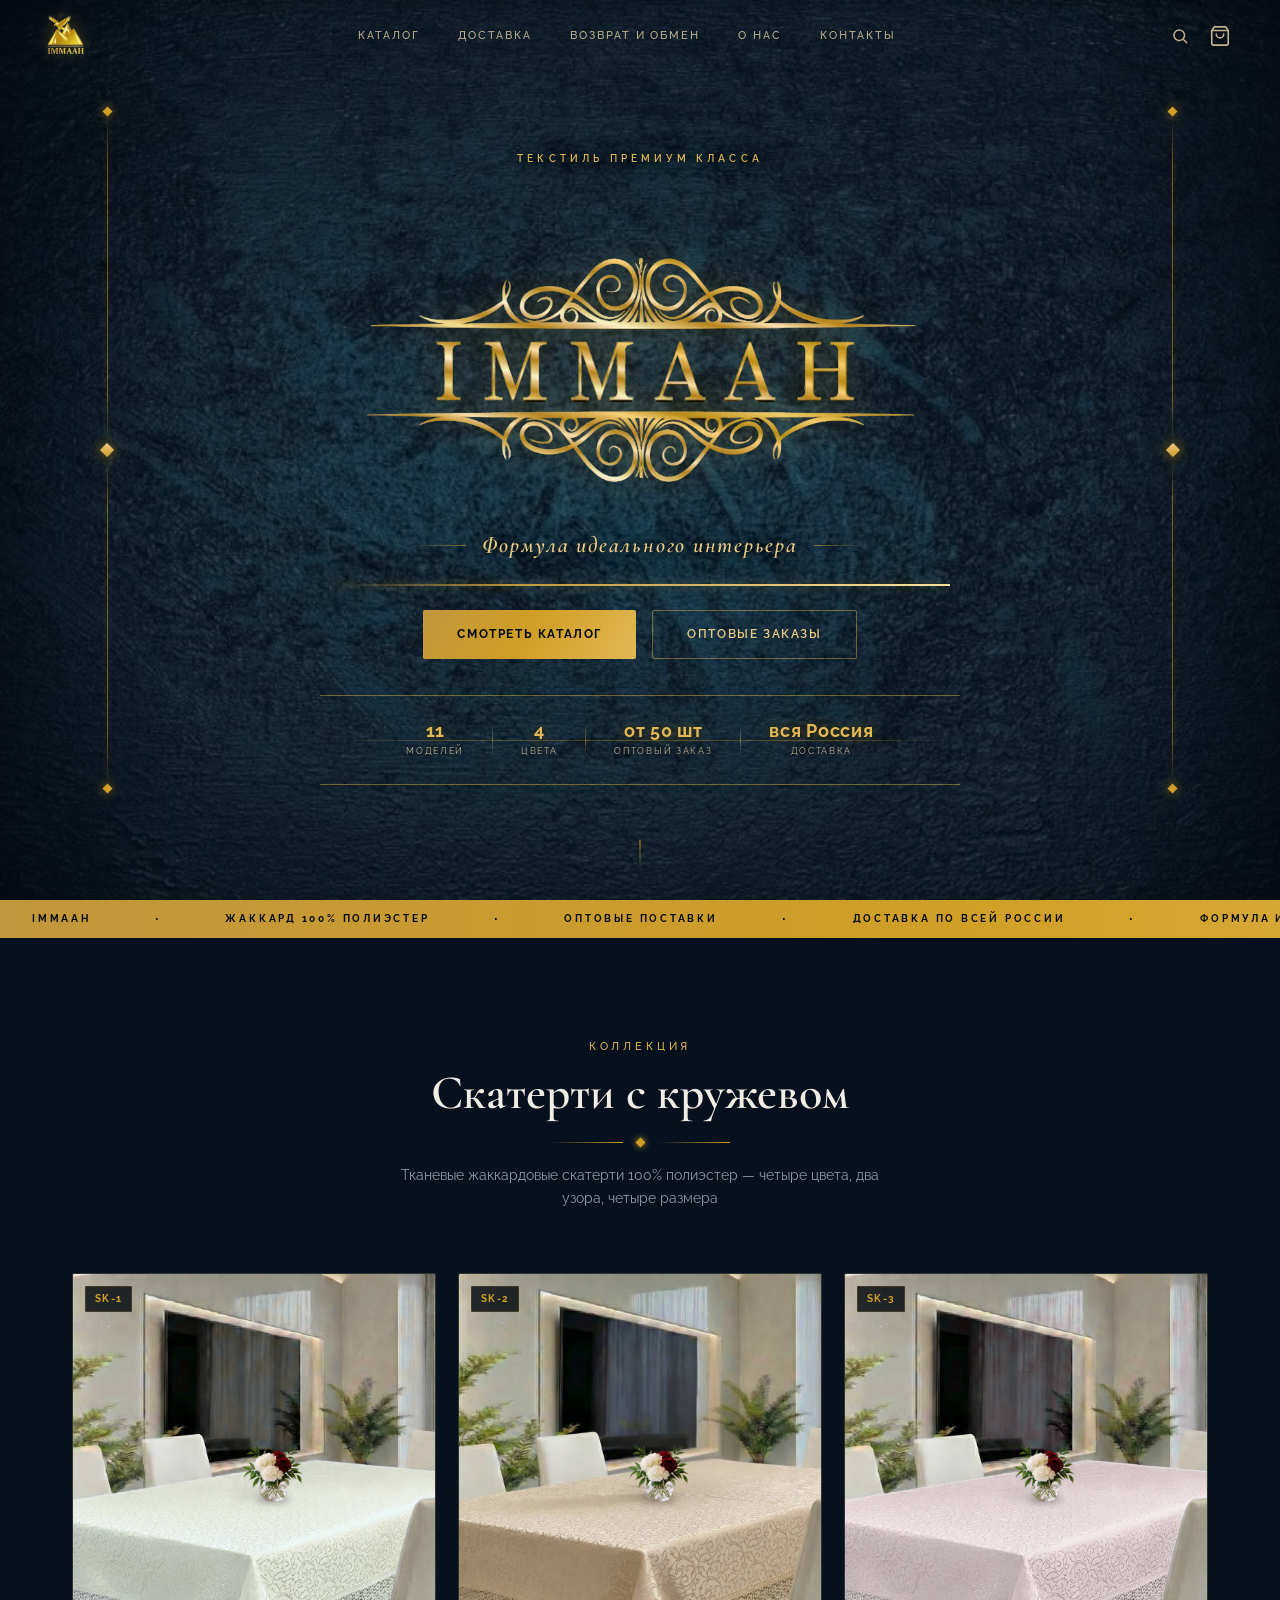
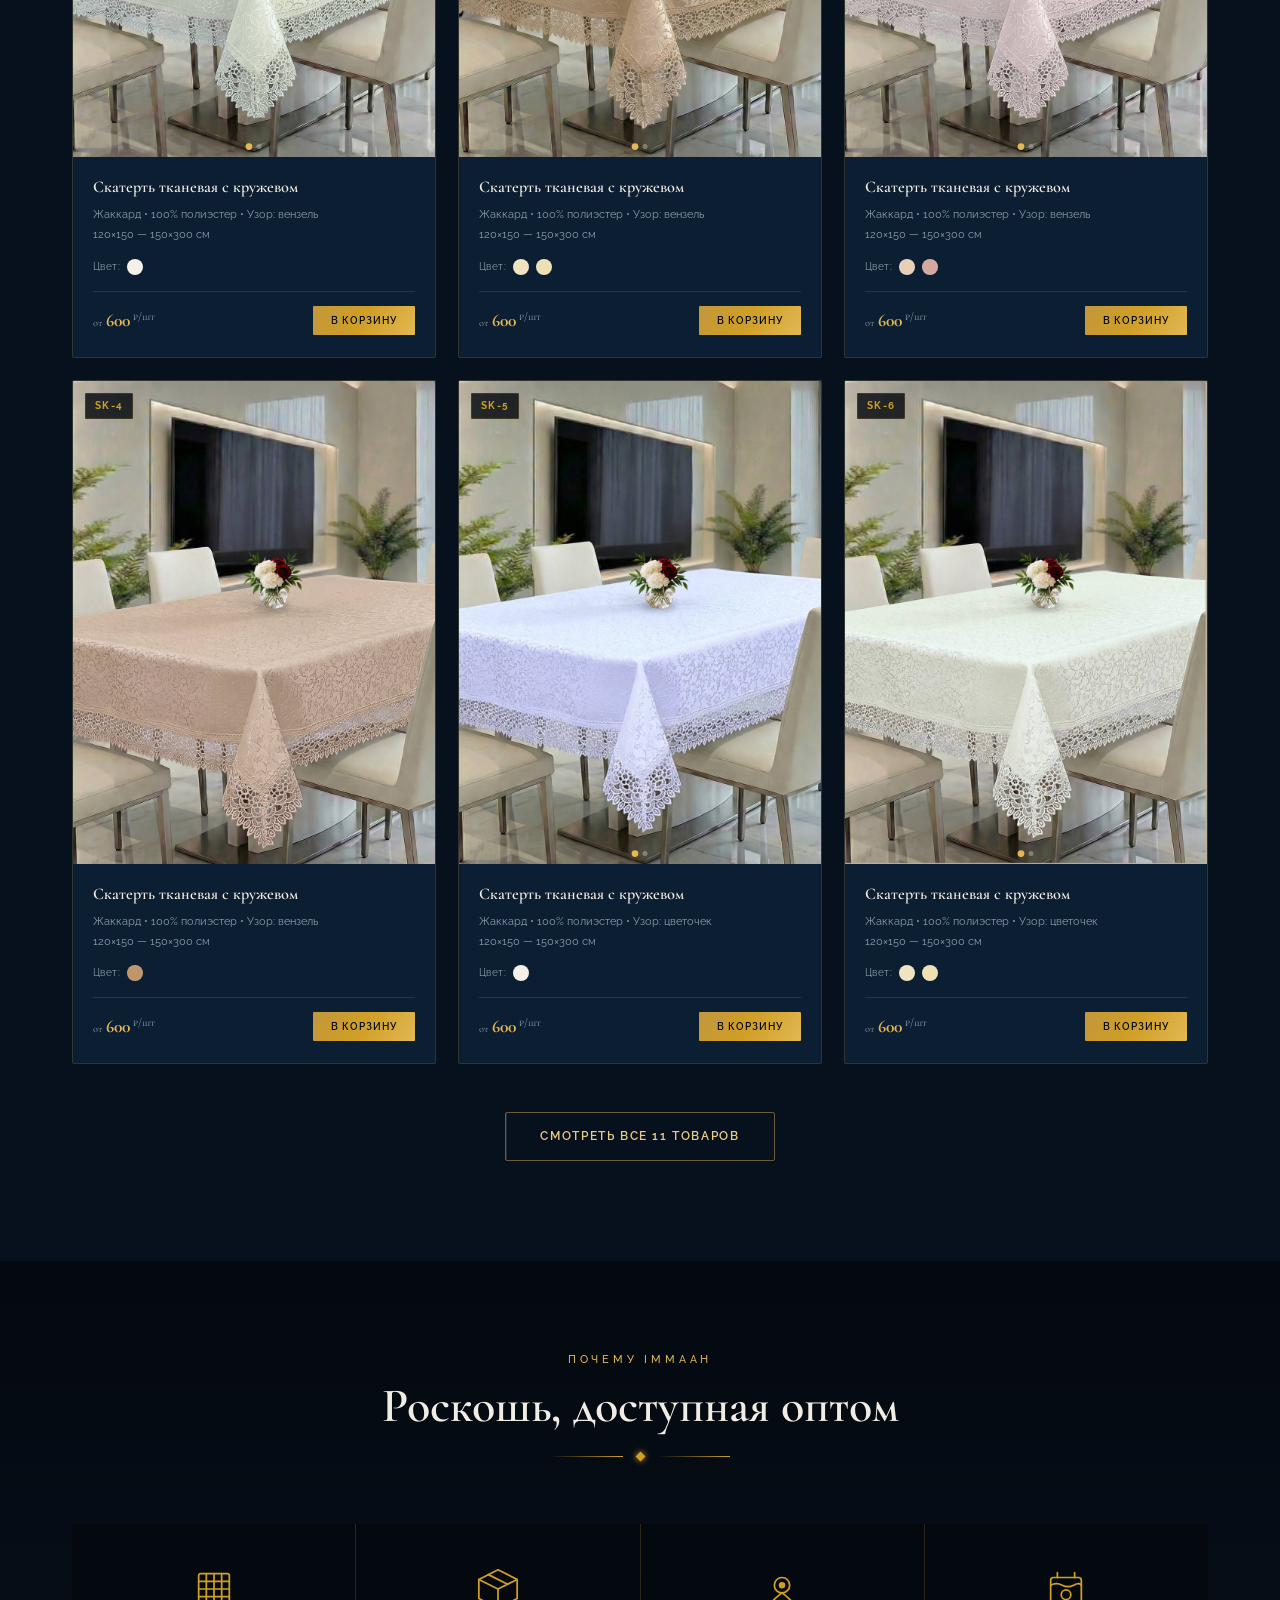
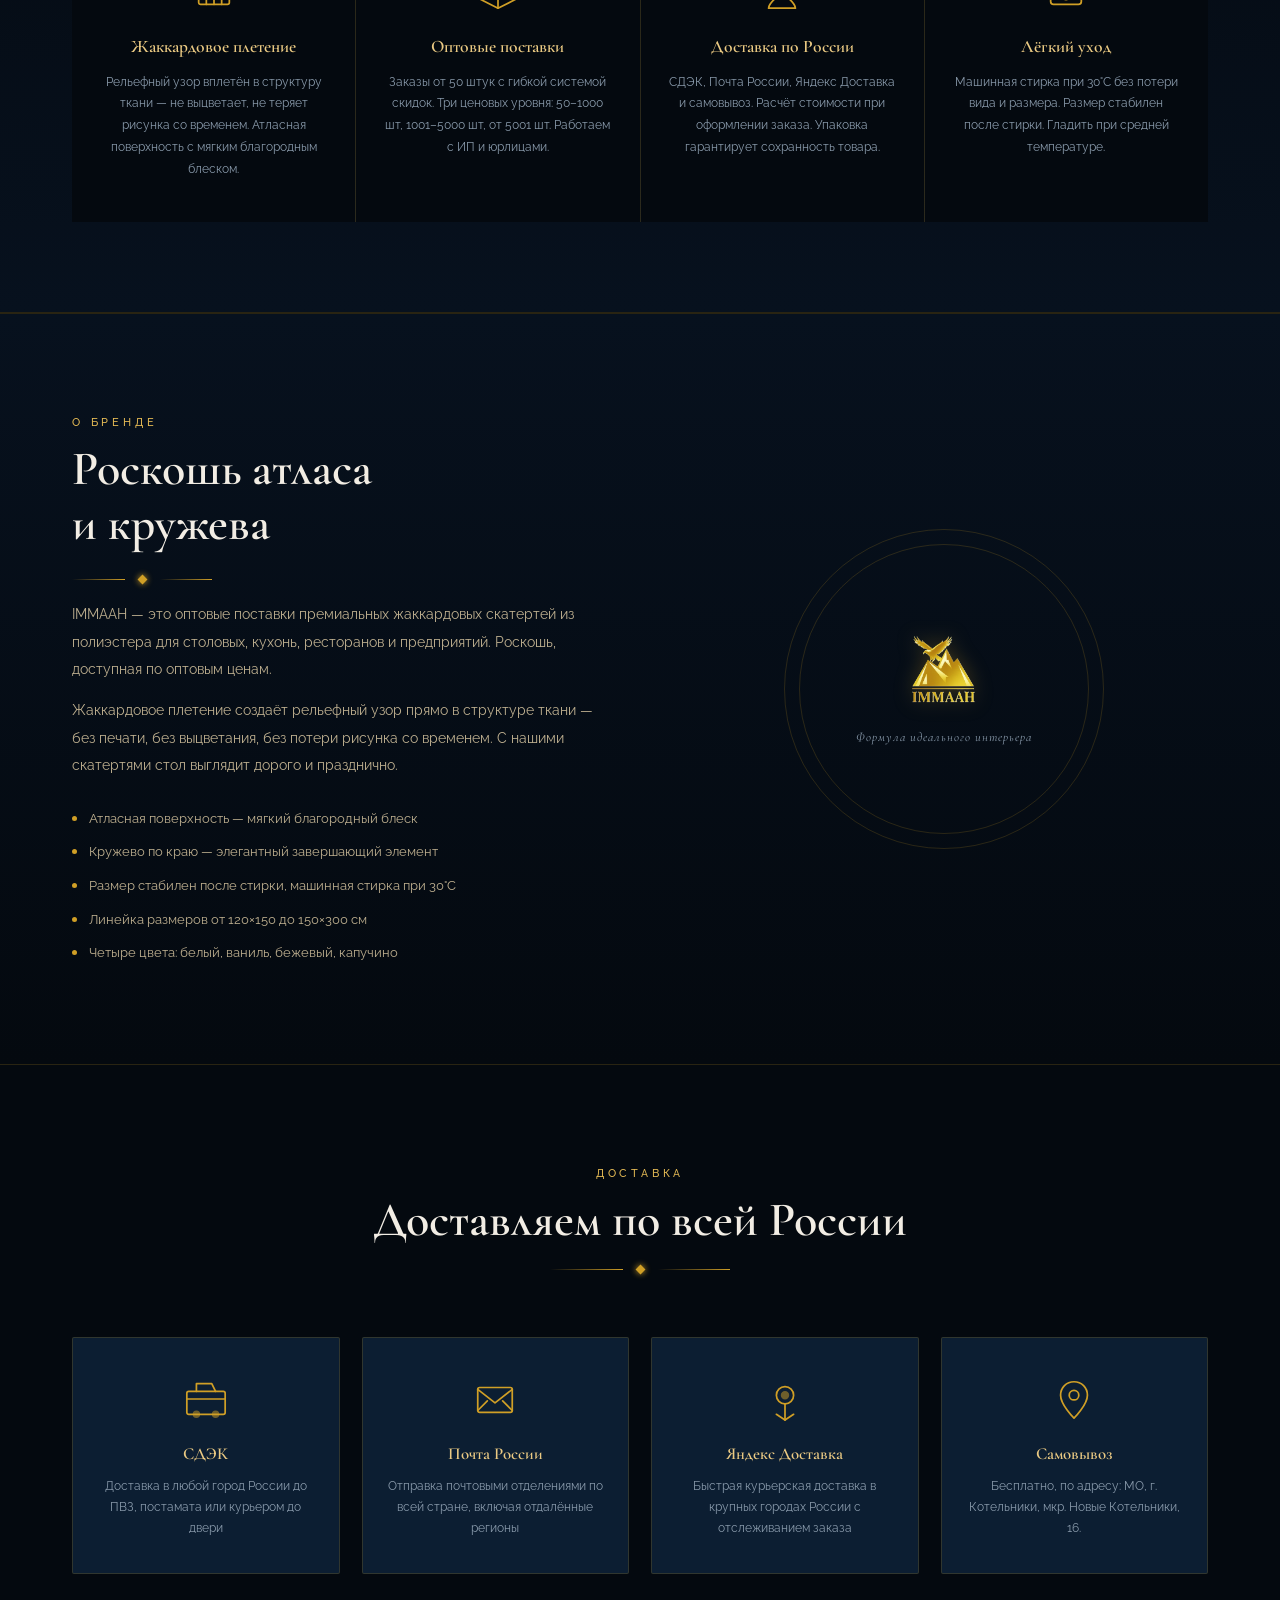
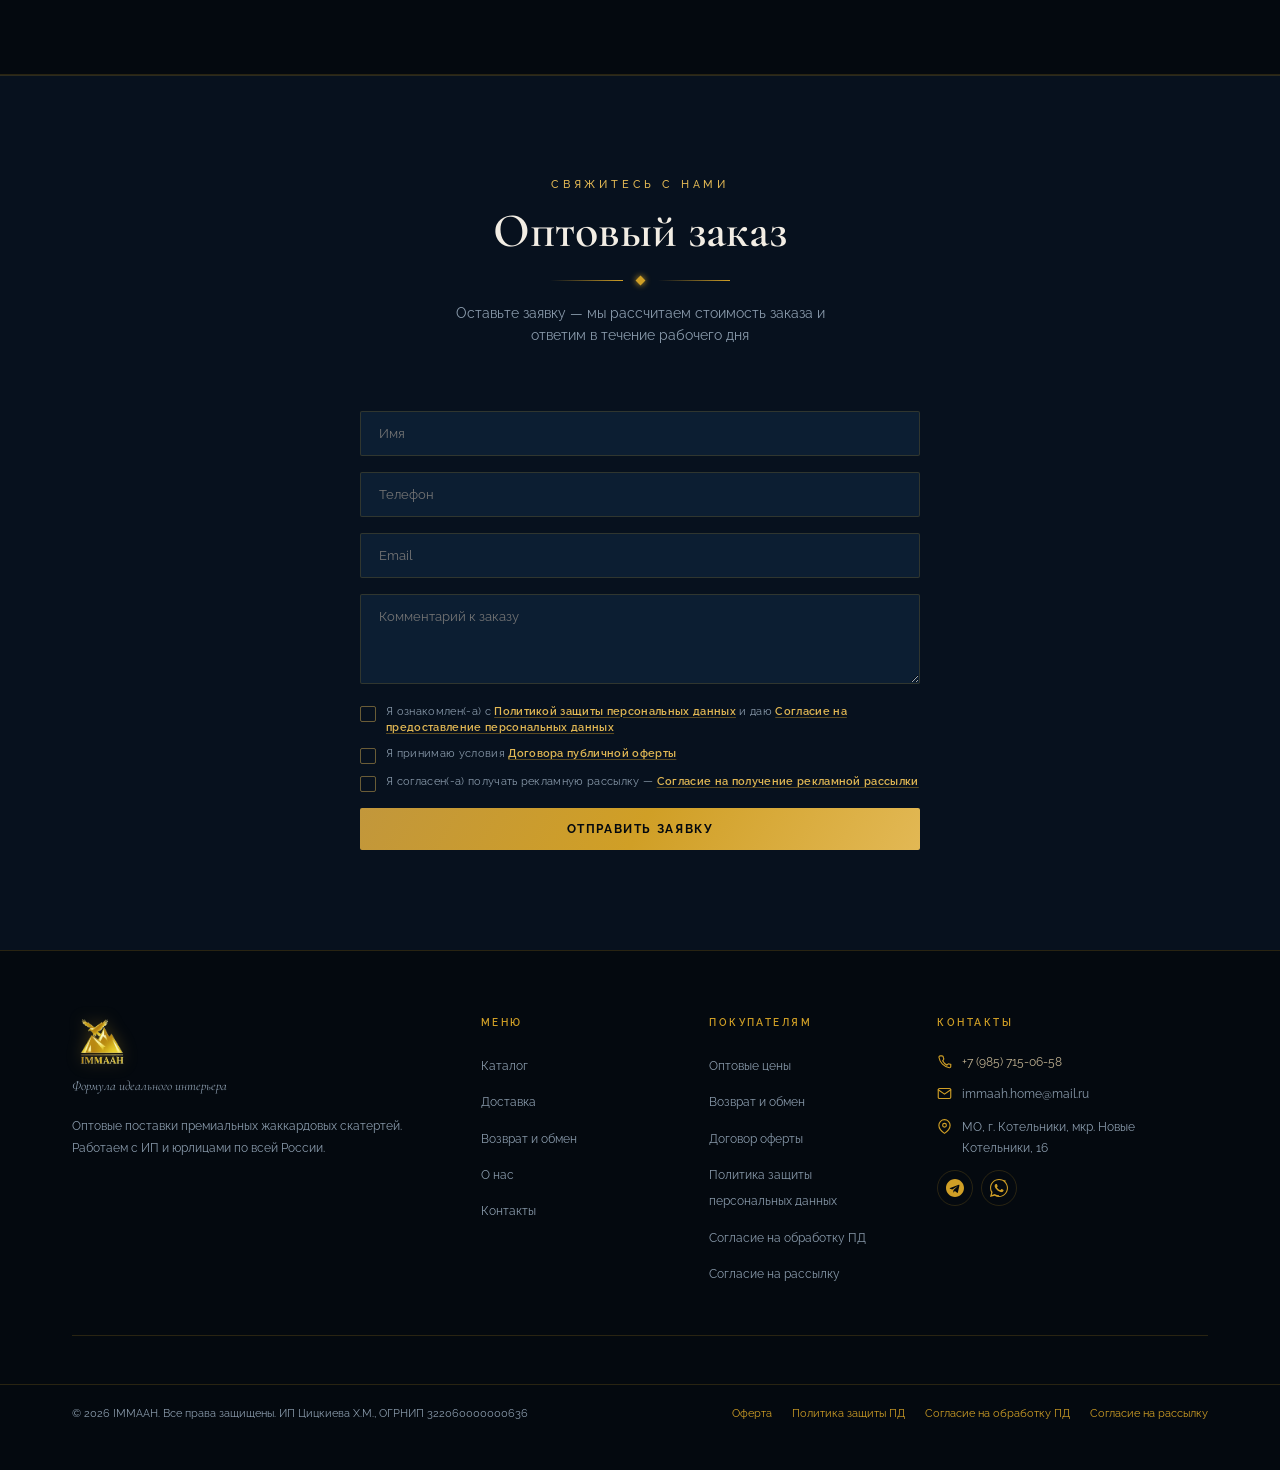
<file: index.html>
﻿<!DOCTYPE html>
<html lang="ru">
<head>
  <meta charset="UTF-8">
  <meta name="viewport" content="width=device-width, initial-scale=1.0">
  <title>IMMAAH — Формула идеального интерьера</title>
  <link rel="preconnect" href="https://fonts.googleapis.com">
  <link rel="preconnect" href="https://fonts.gstatic.com" crossorigin>
  <link href="https://fonts.googleapis.com/css2?family=Cormorant+Garamond:ital,wght@0,400;0,600;0,700;1,400;1,600&family=Raleway:wght@300;400;500;600;700&display=swap" rel="stylesheet">
  <link rel="stylesheet" href="css/style.css">
</head>
<body>


<!-- ════════════════════════════════════════════════════════════
     HEADER
════════════════════════════════════════════════════════════ -->
<header id="header">
  <div class="header-inner">

    <!-- Logo -->
    <a href="#" class="h-logo">
      <img src="img/logo.png" alt="IMMAAH">
    </a>

    <!-- Nav -->
    <nav class="h-nav">
      <a href="catalog.html">Каталог</a>
      <a href="delivery.html">Доставка</a>
      <a href="returns.html">Возврат и обмен</a>
      <a href="about.html">О нас</a>
      <a href="contacts.html">Контакты</a>
    </nav>

    <!-- Cart + CTA -->
    <a href="cart.html" class="h-cart" title="Корзина">
        <svg viewBox="0 0 24 24" fill="none" stroke="currentColor" stroke-width="1.8" stroke-linecap="round" stroke-linejoin="round">
          <path d="M6 2L3 6v14a2 2 0 002 2h14a2 2 0 002-2V6l-3-4z"/>
          <line x1="3" y1="6" x2="21" y2="6"/>
          <path d="M16 10a4 4 0 01-8 0"/>
        </svg>
        <span class="h-cart-badge">0</span>
      </a>

  </div>
</header>

<!-- ════════════════════════════════════════════════════════════
     HERO
════════════════════════════════════════════════════════════ -->
<section class="hero">

  <!-- Боковые вигнеты -->
  <div class="hero-vignette-left"></div>
  <div class="hero-vignette-right"></div>

  <!-- Левый декоративный элемент -->
  <div class="hero-side hero-side-l">
    <div class="hero-side-diamond"></div>
    <div class="hero-side-line"></div>
    <div class="hero-side-diamond hero-side-diamond--mid"></div>
    <div class="hero-side-line"></div>
    <div class="hero-side-diamond"></div>
  </div>

  <!-- Правый декоративный элемент -->
  <div class="hero-side hero-side-r">
    <div class="hero-side-diamond"></div>
    <div class="hero-side-line"></div>
    <div class="hero-side-diamond hero-side-diamond--mid"></div>
    <div class="hero-side-line"></div>
    <div class="hero-side-diamond"></div>
  </div>

  <div class="hero-content">

    <!-- Prelabel -->
    <p class="hero-prelabel">Текстиль премиум класса</p>

    <!-- Hero label -->
    <img src="img/hero-label.png" class="hero-label-img" alt="IMMAAH">

    <!-- Tagline с боковыми линиями -->
    <div class="hero-tagline-row">
      <span class="hero-tl-line"></span>
      <p class="hero-tagline">Формула идеального интерьера</p>
      <span class="hero-tl-line"></span>
    </div>

    <!-- Широкая полоса-разделитель -->
    <div class="hero-line"></div>

    <!-- CTAs -->
    <div class="hero-actions">
      <a href="#catalog" class="btn btn-gold">Смотреть каталог</a>
      <a href="#contacts" class="btn btn-ghost">Оптовые заказы</a>
    </div>

    <!-- Статистика -->
    <div class="hero-stats">
      <div class="hero-stat">
        <strong>11</strong>
        <span>моделей</span>
      </div>
      <div class="hero-stat-sep"></div>
      <div class="hero-stat">
        <strong>4</strong>
        <span>цвета</span>
      </div>
      <div class="hero-stat-sep"></div>
      <div class="hero-stat">
        <strong>от 50 шт</strong>
        <span>оптовый заказ</span>
      </div>
      <div class="hero-stat-sep"></div>
      <div class="hero-stat">
        <strong>вся Россия</strong>
        <span>доставка</span>
      </div>
    </div>

  </div>

  <!-- Scroll indicator -->
  <div class="scroll-hint">
    <div class="scroll-needle"></div>
  </div>
</section>

<!-- ════════════════════════════════════════════════════════════
     TICKER
════════════════════════════════════════════════════════════ -->
<div class="ticker" aria-hidden="true">
  <div class="ticker-track">
    <span class="ticker-item">IMMAAH</span>
    <span class="ticker-item">•</span>
    <span class="ticker-item">Жаккард 100% полиэстер</span>
    <span class="ticker-item">•</span>
    <span class="ticker-item">Оптовые поставки</span>
    <span class="ticker-item">•</span>
    <span class="ticker-item">Доставка по всей России</span>
    <span class="ticker-item">•</span>
    <span class="ticker-item">Формула идеального интерьера</span>
    <span class="ticker-item">•</span>
    <span class="ticker-item">Скатерти с кружевом</span>
    <span class="ticker-item">•</span>
    <span class="ticker-item">Плейсматы</span>
    <span class="ticker-item">•</span>
  </div>
</div>

<!-- ════════════════════════════════════════════════════════════
     CATALOG
════════════════════════════════════════════════════════════ -->
<section class="catalog" id="catalog">
  <div class="container">

    <div class="section-head fade">
      <span class="label">Коллекция</span>
      <h2>Скатерти с кружевом</h2>
      <div class="divider"><div class="divider-diamond"></div></div>
      <p style="font-size:.85rem;color:var(--text-low);margin-top:10px;max-width:480px;margin-left:auto;margin-right:auto">
        Тканевые жаккардовые скатерти 100% полиэстер — четыре цвета, два узора, четыре размера
      </p>
    </div>

    <div class="products-grid">
      <!-- SK-1 -->
      <div class="card fade" data-id="SK-1" data-delay="1">
        <div class="card-img">
          <img src="img/products/1.jpg" alt="Скатерть белая вензель SK-1" loading="lazy">
          <span class="card-label">SK-1</span>
        </div>
        <div class="card-info">
          <p class="card-name">Скатерть тканевая с кружевом</p>
          <p class="card-sub">Жаккард • 100% полиэстер • Узор: вензель<br>120×150 — 150×300 см</p>
          <div class="card-swatches">
            <span class="swatch-label">Цвет:</span>
            <span class="swatch" style="background:#F5F0E8" title="Белый"></span>
          </div>
          <div class="card-footer">
            <div class="card-price"><em>от</em><strong>600</strong><sup> ₽/шт</sup></div>
            <button class="btn-buy">В корзину</button>
          </div>
        </div>
      </div>

      <!-- SK-2 -->
      <div class="card fade" data-id="SK-2" data-delay="2">
        <div class="card-img">
          <img src="img/products/3.jpg" alt="Скатерть ваниль вензель SK-2" loading="lazy">
          <span class="card-label">SK-2</span>
        </div>
        <div class="card-info">
          <p class="card-name">Скатерть тканевая с кружевом</p>
          <p class="card-sub">Жаккард • 100% полиэстер • Узор: вензель<br>120×150 — 150×300 см</p>
          <div class="card-swatches">
            <span class="swatch-label">Цвет:</span>
            <span class="swatch" style="background:#F0E4C0" title="Ваниль"></span>
            <span class="swatch" style="background:#EDE0B5" title="Сливочный"></span>
          </div>
          <div class="card-footer">
            <div class="card-price"><em>от</em><strong>600</strong><sup> ₽/шт</sup></div>
            <button class="btn-buy">В корзину</button>
          </div>
        </div>
      </div>

      <!-- SK-3 -->
      <div class="card fade" data-id="SK-3" data-delay="3">
        <div class="card-img">
          <img src="img/products/2.jpg" alt="Скатерть бежево-розовая вензель SK-3" loading="lazy">
          <span class="card-label">SK-3</span>
        </div>
        <div class="card-info">
          <p class="card-name">Скатерть тканевая с кружевом</p>
          <p class="card-sub">Жаккард • 100% полиэстер • Узор: вензель<br>120×150 — 150×300 см</p>
          <div class="card-swatches">
            <span class="swatch-label">Цвет:</span>
            <span class="swatch" style="background:#E8D0B8" title="Бежевый"></span>
            <span class="swatch" style="background:#D4A8A0" title="Бежево-розовый"></span>
          </div>
          <div class="card-footer">
            <div class="card-price"><em>от</em><strong>600</strong><sup> ₽/шт</sup></div>
            <button class="btn-buy">В корзину</button>
          </div>
        </div>
      </div>

      <!-- SK-4 -->
      <div class="card fade" data-id="SK-4" data-delay="1">
        <div class="card-img">
          <img src="img/products/6.jpg" alt="Скатерть капучино вензель SK-4" loading="lazy">
          <span class="card-label">SK-4</span>
        </div>
        <div class="card-info">
          <p class="card-name">Скатерть тканевая с кружевом</p>
          <p class="card-sub">Жаккард • 100% полиэстер • Узор: вензель<br>120×150 — 150×300 см</p>
          <div class="card-swatches">
            <span class="swatch-label">Цвет:</span>
            <span class="swatch" style="background:#C0956A" title="Капучино"></span>
          </div>
          <div class="card-footer">
            <div class="card-price"><em>от</em><strong>600</strong><sup> ₽/шт</sup></div>
            <button class="btn-buy">В корзину</button>
          </div>
        </div>
      </div>

      <!-- SK-5 -->
      <div class="card fade" data-id="SK-5" data-delay="2">
        <div class="card-img">
          <img src="img/products/4.jpg" alt="Скатерть белая цветочек SK-5" loading="lazy">
          <span class="card-label">SK-5</span>
        </div>
        <div class="card-info">
          <p class="card-name">Скатерть тканевая с кружевом</p>
          <p class="card-sub">Жаккард • 100% полиэстер • Узор: цветочек<br>120×150 — 150×300 см</p>
          <div class="card-swatches">
            <span class="swatch-label">Цвет:</span>
            <span class="swatch" style="background:#F5F0E8" title="Белый"></span>
          </div>
          <div class="card-footer">
            <div class="card-price"><em>от</em><strong>600</strong><sup> ₽/шт</sup></div>
            <button class="btn-buy">В корзину</button>
          </div>
        </div>
      </div>

      <!-- SK-6 -->
      <div class="card fade" data-id="SK-6" data-delay="3">
        <div class="card-img">
          <img src="img/products/5.jpg" alt="Скатерть кремовая цветочек SK-6" loading="lazy">
          <span class="card-label">SK-6</span>
        </div>
        <div class="card-info">
          <p class="card-name">Скатерть тканевая с кружевом</p>
          <p class="card-sub">Жаккард • 100% полиэстер • Узор: цветочек<br>120×150 — 150×300 см</p>
          <div class="card-swatches">
            <span class="swatch-label">Цвет:</span>
            <span class="swatch" style="background:#F0E4C0" title="Ваниль"></span>
            <span class="swatch" style="background:#EDE0B5" title="Сливочный"></span>
          </div>
          <div class="card-footer">
            <div class="card-price"><em>от</em><strong>600</strong><sup> ₽/шт</sup></div>
            <button class="btn-buy">В корзину</button>
          </div>
        </div>
      </div>

    </div><!-- /products-grid -->

    <div class="catalog-more fade">
      <a href="catalog.html" class="btn btn-ghost">Смотреть все 11 товаров</a>
    </div>

  </div>
</section>

<!-- ════════════════════════════════════════════════════════════
     ADVANTAGES
════════════════════════════════════════════════════════════ -->
<section class="advantages">
  <div class="container">

    <div class="section-head fade">
      <span class="label">Почему IMMAAH</span>
      <h2>Роскошь, доступная оптом</h2>
      <div class="divider"><div class="divider-diamond"></div></div>
    </div>

    <div class="adv-grid">

      <div class="adv-item fade" data-delay="1">
        <div class="adv-icon">
          <svg viewBox="0 0 48 48" fill="none" stroke="currentColor" stroke-width="1.8" stroke-linecap="round" stroke-linejoin="round">
            <rect x="8" y="8" width="32" height="32" rx="2"/>
            <line x1="8" y1="16" x2="40" y2="16"/>
            <line x1="8" y1="24" x2="40" y2="24"/>
            <line x1="8" y1="32" x2="40" y2="32"/>
            <line x1="16" y1="8" x2="16" y2="40"/>
            <line x1="24" y1="8" x2="24" y2="40"/>
            <line x1="32" y1="8" x2="32" y2="40"/>
          </svg>
        </div>
        <p class="adv-title">Жаккардовое плетение</p>
        <p class="adv-text">Рельефный узор вплетён в структуру ткани — не выцветает, не теряет рисунка со временем. Атласная поверхность с мягким благородным блеском.</p>
      </div>

      <div class="adv-item fade" data-delay="2">
        <div class="adv-icon">
          <svg viewBox="0 0 48 48" fill="none" stroke="currentColor" stroke-width="1.8" stroke-linecap="round" stroke-linejoin="round">
            <path d="M24 4 L44 14 L44 34 L24 44 L4 34 L4 14 Z"/>
            <line x1="4" y1="14" x2="24" y2="24"/>
            <line x1="44" y1="14" x2="24" y2="24"/>
            <line x1="24" y1="24" x2="24" y2="44"/>
            <line x1="14" y1="9" x2="34" y2="19"/>
          </svg>
        </div>
        <p class="adv-title">Оптовые поставки</p>
        <p class="adv-text">Заказы от 50 штук с гибкой системой скидок. Три ценовых уровня: 50–1000 шт, 1001–5000 шт, от 5001 шт. Работаем с ИП и юрлицами.</p>
      </div>

      <div class="adv-item fade" data-delay="3">
        <div class="adv-icon">
          <svg viewBox="0 0 48 48" fill="none" stroke="currentColor" stroke-width="1.8" stroke-linecap="round" stroke-linejoin="round">
            <circle cx="24" cy="20" r="8"/>
            <path d="M24 28 C24 28 10 38 10 44 L38 44 C38 38 24 28 24 28Z"/>
            <circle cx="24" cy="20" r="2.5" fill="currentColor"/>
          </svg>
        </div>
        <p class="adv-title">Доставка по России</p>
        <p class="adv-text">СДЭК, Почта России, Яндекс Доставка и самовывоз. Расчёт стоимости при оформлении заказа. Упаковка гарантирует сохранность товара.</p>
      </div>

      <div class="adv-item fade" data-delay="4">
        <div class="adv-icon">
          <svg viewBox="0 0 48 48" fill="none" stroke="currentColor" stroke-width="1.8" stroke-linecap="round" stroke-linejoin="round">
            <rect x="8" y="12" width="32" height="28" rx="3"/>
            <path d="M8 20 Q14 17 20 20 Q26 23 32 20 Q38 17 40 20"/>
            <circle cx="24" cy="30" r="5"/>
            <path d="M15 12 L15 7"/>
            <path d="M33 12 L33 7"/>
          </svg>
        </div>
        <p class="adv-title">Лёгкий уход</p>
        <p class="adv-text">Машинная стирка при 30°C без потери вида и размера. Размер стабилен после стирки. Гладить при средней температуре.</p>
      </div>

    </div>

  </div>
</section>

<!-- ════════════════════════════════════════════════════════════
     ABOUT
════════════════════════════════════════════════════════════ -->
<section class="about" id="about">
  <div class="container">
    <div class="about-grid">

      <div class="about-text fade">
        <span class="label">О бренде</span>
        <h2>Роскошь атласа<br>и кружева</h2>
        <div class="divider" style="margin:18px 0;width:140px">
          <div class="divider-diamond"></div>
        </div>
        <p class="about-p">
          IMMAAH — это оптовые поставки премиальных жаккардовых скатертей из полиэстера для столовых, кухонь, ресторанов и предприятий. Роскошь, доступная по оптовым ценам.
        </p>
        <p class="about-p">
          Жаккардовое плетение создаёт рельефный узор прямо в структуре ткани — без печати, без выцветания, без потери рисунка со временем. С нашими скатертями стол выглядит дорого и празднично.
        </p>
        <ul class="about-list">
          <li>Атласная поверхность — мягкий благородный блеск</li>
          <li>Кружево по краю — элегантный завершающий элемент</li>
          <li>Размер стабилен после стирки, машинная стирка при 30°C</li>
          <li>Линейка размеров от 120×150 до 150×300 см</li>
          <li>Четыре цвета: белый, ваниль, бежевый, капучино</li>
        </ul>
      </div>

      <div class="about-emblem fade" data-delay="2">
        <div class="emblem-ring">
          <div class="emblem-inner">
            <img src="img/logo.png" alt="IMMAAH">
            <p class="emblem-sub">Формула идеального интерьера</p>
          </div>
        </div>
      </div>

    </div>
  </div>
</section>

<!-- ════════════════════════════════════════════════════════════
     DELIVERY
════════════════════════════════════════════════════════════ -->
<section class="delivery" id="delivery">
  <div class="container">

    <div class="section-head fade">
      <span class="label">Доставка</span>
      <h2>Доставляем по всей России</h2>
      <div class="divider"><div class="divider-diamond"></div></div>
    </div>

    <div class="delivery-grid">

      <div class="del-card fade" data-delay="1">
        <div class="del-icon">
          <!-- СДЭК icon -->
          <svg viewBox="0 0 48 48" fill="none" stroke="currentColor" stroke-width="1.8" stroke-linecap="round" stroke-linejoin="round">
            <rect x="4" y="16" width="40" height="24" rx="2"/>
            <path d="M4 24 L44 24"/>
            <path d="M14 16 L14 8 L30 8 L34 16"/>
            <circle cx="14" cy="40" r="3" fill="currentColor" opacity=".5"/>
            <circle cx="34" cy="40" r="3" fill="currentColor" opacity=".5"/>
          </svg>
        </div>
        <p class="del-name">СДЭК</p>
        <p class="del-desc">Доставка в любой город России до ПВЗ, постамата или курьером до двери</p>
      </div>

      <div class="del-card fade" data-delay="2">
        <div class="del-icon">
          <!-- Почта icon -->
          <svg viewBox="0 0 48 48" fill="none" stroke="currentColor" stroke-width="1.8" stroke-linecap="round" stroke-linejoin="round">
            <rect x="6" y="12" width="36" height="26" rx="2"/>
            <path d="M6 14 L24 28 L42 14"/>
            <line x1="6"  y1="36" x2="16" y2="26"/>
            <line x1="42" y1="36" x2="32" y2="26"/>
          </svg>
        </div>
        <p class="del-name">Почта России</p>
        <p class="del-desc">Отправка почтовыми отделениями по всей стране, включая отдалённые регионы</p>
      </div>

      <div class="del-card fade" data-delay="3">
        <div class="del-icon">
          <!-- Яндекс Доставка icon -->
          <svg viewBox="0 0 48 48" fill="none" stroke="currentColor" stroke-width="1.8" stroke-linecap="round" stroke-linejoin="round">
            <circle cx="24" cy="20" r="9"/>
            <path d="M24 29 L24 46"/>
            <path d="M15 40 L24 46 L33 40"/>
            <circle cx="24" cy="20" r="3.5" fill="currentColor" opacity=".5"/>
          </svg>
        </div>
        <p class="del-name">Яндекс Доставка</p>
        <p class="del-desc">Быстрая курьерская доставка в крупных городах России с отслеживанием заказа</p>
      </div>

      <div class="del-card fade" data-delay="4">
        <div class="del-icon">
          <!-- Самовывоз icon -->
          <svg viewBox="0 0 48 48" fill="none" stroke="currentColor" stroke-width="1.8" stroke-linecap="round" stroke-linejoin="round">
            <path d="M24 6 C16 6 10 12 10 20 C10 30 24 44 24 44 C24 44 38 30 38 20 C38 12 32 6 24 6Z"/>
            <circle cx="24" cy="20" r="5"/>
          </svg>
        </div>
        <p class="del-name">Самовывоз</p>
        <p class="del-desc">Бесплатно, по адресу: МО, г. Котельники, мкр. Новые Котельники, 16.</p>
      </div>

    </div>

  </div>
</section>

<!-- ════════════════════════════════════════════════════════════
     CONTACTS
════════════════════════════════════════════════════════════ -->
<section style="padding:100px 0;background:var(--bg-main);border-top:1px solid var(--b-dim)" id="contacts">
  <div class="container">

    <div class="section-head fade">
      <span class="label">Свяжитесь с нами</span>
      <h2>Оптовый заказ</h2>
      <div class="divider"><div class="divider-diamond"></div></div>
      <p style="font-size:.85rem;color:var(--text-low);margin-top:10px;max-width:420px;margin-left:auto;margin-right:auto">
        Оставьте заявку — мы рассчитаем стоимость заказа и ответим в течение рабочего дня
      </p>
    </div>

    <div style="max-width:560px;margin:0 auto" class="fade">
      <form style="display:flex;flex-direction:column;gap:16px">
        <input type="text" placeholder="Имя"
          style="background:var(--bg-card);border:1px solid var(--b-dim);color:var(--text-hi);
                 padding:14px 18px;font-family:'Raleway',sans-serif;font-size:.82rem;
                 border-radius:2px;outline:none;transition:border-color .25s"
          onfocus="this.style.borderColor='var(--b-mid)'"
          onblur="this.style.borderColor='var(--b-dim)'">
        <input type="tel" placeholder="Телефон"
          style="background:var(--bg-card);border:1px solid var(--b-dim);color:var(--text-hi);
                 padding:14px 18px;font-family:'Raleway',sans-serif;font-size:.82rem;
                 border-radius:2px;outline:none;transition:border-color .25s"
          onfocus="this.style.borderColor='var(--b-mid)'"
          onblur="this.style.borderColor='var(--b-dim)'">
        <input type="email" placeholder="Email"
          style="background:var(--bg-card);border:1px solid var(--b-dim);color:var(--text-hi);
                 padding:14px 18px;font-family:'Raleway',sans-serif;font-size:.82rem;
                 border-radius:2px;outline:none;transition:border-color .25s"
          onfocus="this.style.borderColor='var(--b-mid)'"
          onblur="this.style.borderColor='var(--b-dim)'">
        <textarea placeholder="Комментарий к заказу" rows="4"
          style="background:var(--bg-card);border:1px solid var(--b-dim);color:var(--text-hi);
                 padding:14px 18px;font-family:'Raleway',sans-serif;font-size:.82rem;
                 border-radius:2px;outline:none;resize:vertical;transition:border-color .25s"
          onfocus="this.style.borderColor='var(--b-mid)'"
          onblur="this.style.borderColor='var(--b-dim)'"></textarea>
        <div class="consent-checks">
          <label class="consent-check">
            <input type="checkbox" id="idx-privacy" required>
            <span class="consent-check-label">Я ознакомлен(-а) с <a href="privacy.html" target="_blank">Политикой защиты персональных данных</a> и даю <a href="consent-personal-data.html" target="_blank">Согласие на предоставление персональных данных</a></span>
          </label>
          <label class="consent-check">
            <input type="checkbox" id="idx-offer" required>
            <span class="consent-check-label">Я принимаю условия <a href="offer.html" target="_blank">Договора публичной оферты</a></span>
          </label>
          <label class="consent-check">
            <input type="checkbox" id="idx-mailing">
            <span class="consent-check-label">Я согласен(-а) получать рекламную рассылку — <a href="consent-mailing.html" target="_blank">Согласие на получение рекламной рассылки</a></span>
          </label>
        </div>
        <button type="button" class="btn btn-gold" style="width:100%;justify-content:center" onclick="submitIndex()">
          Отправить заявку
        </button>
      </form>
    </div>

  </div>
</section>

<!-- ════════════════════════════════════════════════════════════
     FOOTER
════════════════════════════════════════════════════════════ -->
<footer>
  <div class="container">
    <div class="footer-grid">
      <div class="footer-brand">
        <img src="img/logo.png" alt="IMMAAH" style="height:56px;width:auto;filter:drop-shadow(0 0 8px rgba(210,159,38,.3))">
        <p class="footer-brand-name shimmer" style="display:none"></p>
        <p class="footer-brand-tag">Формула идеального интерьера</p>
        <p class="footer-brand-desc">Оптовые поставки премиальных жаккардовых скатертей. Работаем с ИП и юрлицами по всей России.</p>
      </div>
      <div>
        <p class="footer-col-title">Меню</p>
        <ul class="footer-links">
          <li><a href="catalog.html">Каталог</a></li>
          <li><a href="delivery.html">Доставка</a></li>
          <li><a href="returns.html">Возврат и обмен</a></li>
          <li><a href="about.html">О нас</a></li>
          <li><a href="contacts.html">Контакты</a></li>
        </ul>
      </div>
      <div>
        <p class="footer-col-title">Покупателям</p>
        <ul class="footer-links">
          <li><a href="catalog.html">Оптовые цены</a></li>
          <li><a href="returns.html">Возврат и обмен</a></li>
          <li><a href="offer.html">Договор оферты</a></li>
          <li><a href="privacy.html">Политика защиты персональных данных</a></li>
          <li><a href="consent-personal-data.html">Согласие на обработку ПД</a></li>
          <li><a href="consent-mailing.html">Согласие на рассылку</a></li>
        </ul>
      </div>
      <div>
        <p class="footer-col-title">Контакты</p>
        <div class="contact-row">
          <svg viewBox="0 0 24 24" fill="none" stroke="currentColor" stroke-width="1.8" stroke-linecap="round" stroke-linejoin="round"><path d="M22 16.9v3a2 2 0 01-2.2 2A19.8 19.8 0 013.1 5.2 2 2 0 015 3h3a2 2 0 012 1.7c.1.9.4 1.8.7 2.6a2 2 0 01-.4 2.1L9 10.9a16 16 0 006.9 6.9l1.5-1.5a2 2 0 012.1-.4c.8.3 1.7.6 2.6.7A2 2 0 0122 17Z"/></svg>
          <a href="tel:+79857150658" style="color:var(--text-mid);transition:color .2s" onmouseover="this.style.color='var(--gold-4)'" onmouseout="this.style.color='var(--text-mid)'">+7 (985) 715-06-58</a>
        </div>
        <div class="contact-row">
          <svg viewBox="0 0 24 24" fill="none" stroke="currentColor" stroke-width="1.8" stroke-linecap="round" stroke-linejoin="round"><path d="M4 4h16c1.1 0 2 .9 2 2v12c0 1.1-.9 2-2 2H4c-1.1 0-2-.9-2-2V6c0-1.1.9-2 2-2z"/><polyline points="22,6 12,13 2,6"/></svg>
          <span>immaah.home@mail.ru</span>
        </div>
        <div class="contact-row">
          <svg viewBox="0 0 24 24" fill="none" stroke="currentColor" stroke-width="1.8" stroke-linecap="round" stroke-linejoin="round"><path d="M21 10c0 7-9 13-9 13S3 17 3 10a9 9 0 0118 0z"/><circle cx="12" cy="10" r="3"/></svg>
          <span>МО, г. Котельники, мкр. Новые Котельники, 16</span>
        </div>
        <div class="footer-messengers">
          <a href="https://t.me/+79857150658" class="messenger-btn" target="_blank" title="Telegram"><svg viewBox="0 0 24 24" fill="currentColor"><path d="M12 0C5.37 0 0 5.37 0 12s5.37 12 12 12 12-5.37 12-12S18.63 0 12 0zm5.94 8.2-2.04 9.63c-.15.68-.54.84-1.09.52l-3-2.2-1.44 1.39c-.16.16-.3.3-.6.3l.21-3.03 5.52-4.99c.24-.21-.05-.33-.37-.12l-6.82 4.3-2.94-.92c-.64-.2-.65-.64.13-.95l11.47-4.42c.53-.19 1 .13.77.49z"/></svg></a>
          <a href="https://wa.me/79857150658" class="messenger-btn" target="_blank" title="WhatsApp"><svg viewBox="0 0 24 24" fill="currentColor"><path d="M17.47 14.38c-.29-.15-1.72-.84-1.99-.94-.27-.09-.46-.14-.66.15-.19.29-.75.94-.92 1.13-.17.19-.34.21-.63.07-.29-.15-1.22-.45-2.33-1.43-.86-.77-1.44-1.72-1.61-2.01-.17-.29-.02-.44.13-.59.13-.13.29-.34.44-.51.14-.17.19-.29.29-.48.1-.19.05-.36-.02-.51-.07-.14-.66-1.6-.9-2.19-.24-.58-.47-.5-.66-.51-.17 0-.36-.02-.56-.02-.19 0-.51.07-.77.36-.27.29-1.02 1-1.02 2.43s1.05 2.82 1.19 3.01c.14.2 2.06 3.14 4.99 4.41.7.3 1.24.48 1.67.61.7.22 1.34.19 1.84.12.56-.08 1.72-.71 1.96-1.39.24-.68.24-1.27.17-1.39-.07-.12-.27-.19-.56-.34zm-5.44 7.44h-.02c-1.85 0-3.67-.5-5.26-1.44l-.38-.22-3.93 1.03 1.05-3.83-.25-.39C2.19 15.54 1.5 13.84 1.5 12.01c0-5.8 4.72-10.52 10.54-10.52 2.81 0 5.46 1.1 7.44 3.09 1.99 1.99 3.08 4.64 3.08 7.45 0 5.8-4.72 10.79-10.53 10.79zm8.97-19.76C19.03 2.01 15.57 0 12 0 5.37 0 0 5.37 0 12c0 2.11.55 4.17 1.6 5.97L0 24l6.19-1.62C8 23.44 9.98 24 12 24c6.63 0 12-5.37 12-12 0-3.21-1.25-6.22-3.5-8.47z"/></svg></a>
        </div>
      </div>
    </div>
  </div>

  <div class="footer-bottom">
    <div class="container">
      <span>© 2026 IMMAAH. Все права защищены. ИП Цицкиева Х.М., ОГРНИП 322060000000636</span>
      <div style="display:flex;gap:20px;flex-wrap:wrap">
        <a href="offer.html">Оферта</a>
        <a href="privacy.html">Политика защиты ПД</a>
        <a href="consent-personal-data.html">Согласие на обработку ПД</a>
        <a href="consent-mailing.html">Согласие на рассылку</a>
      </div>
    </div>
  </div>
</footer>

<script src="js/main.js"></script>
<script>
function submitIndex() {
  var ids = ['idx-privacy', 'idx-offer'];
  var labels = ['Политика защиты персональных данных и Согласие на предоставление персональных данных', 'Договор публичной оферты'];
  for (var i = 0; i < ids.length; i++) {
    if (!document.getElementById(ids[i]).checked) {
      document.getElementById(ids[i]).focus();
      alert('Необходимо подтвердить: ' + labels[i]);
      return;
    }
  }
  alert('Заявка отправлена! Мы свяжемся с вами в течение рабочего дня.');
}
</script>
<script>
// Card click → product page (but not if clicking the buy button)
document.querySelectorAll('.card[data-id]').forEach(card => {
  card.style.cursor = 'pointer';
  card.addEventListener('click', e => {
    if (e.target.closest('.btn-buy')) return;
    location.href = 'product.html?id=' + card.dataset.id;
  });
});
</script>
</body>
</html>
</file>
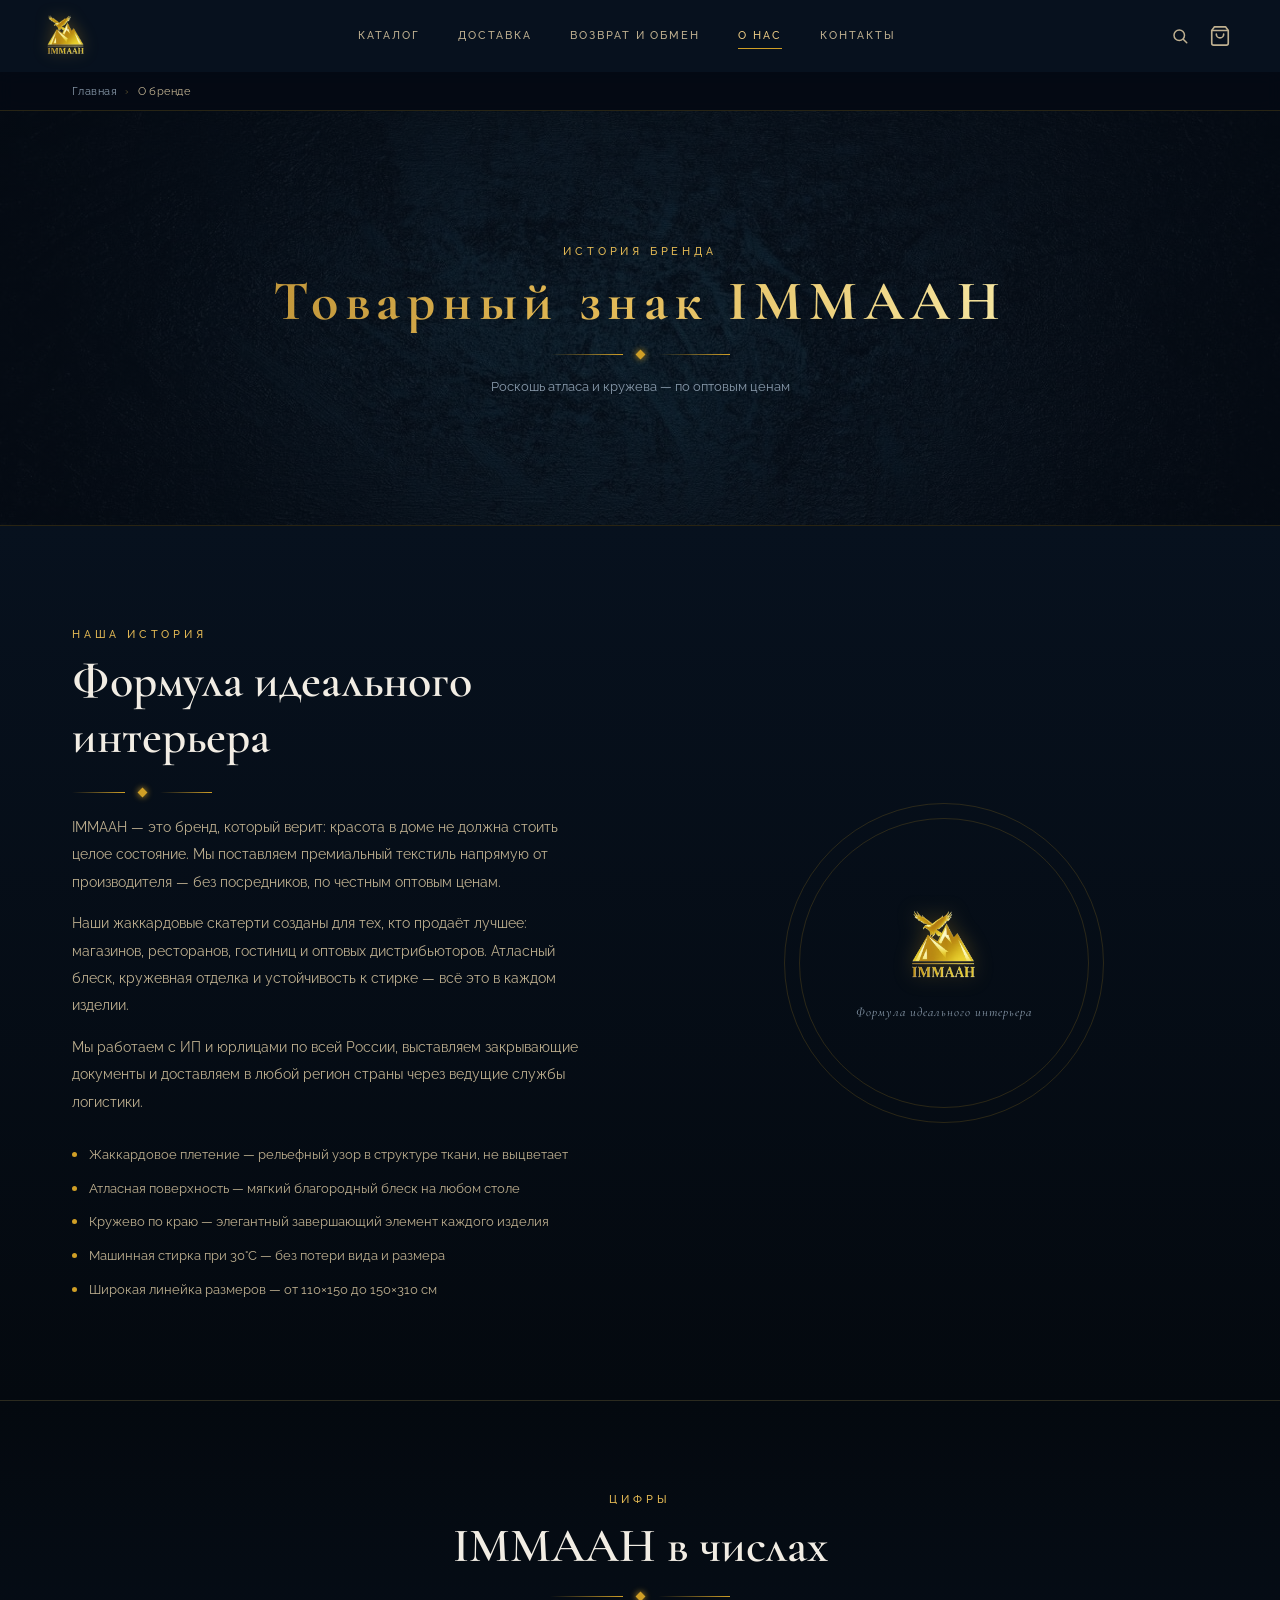
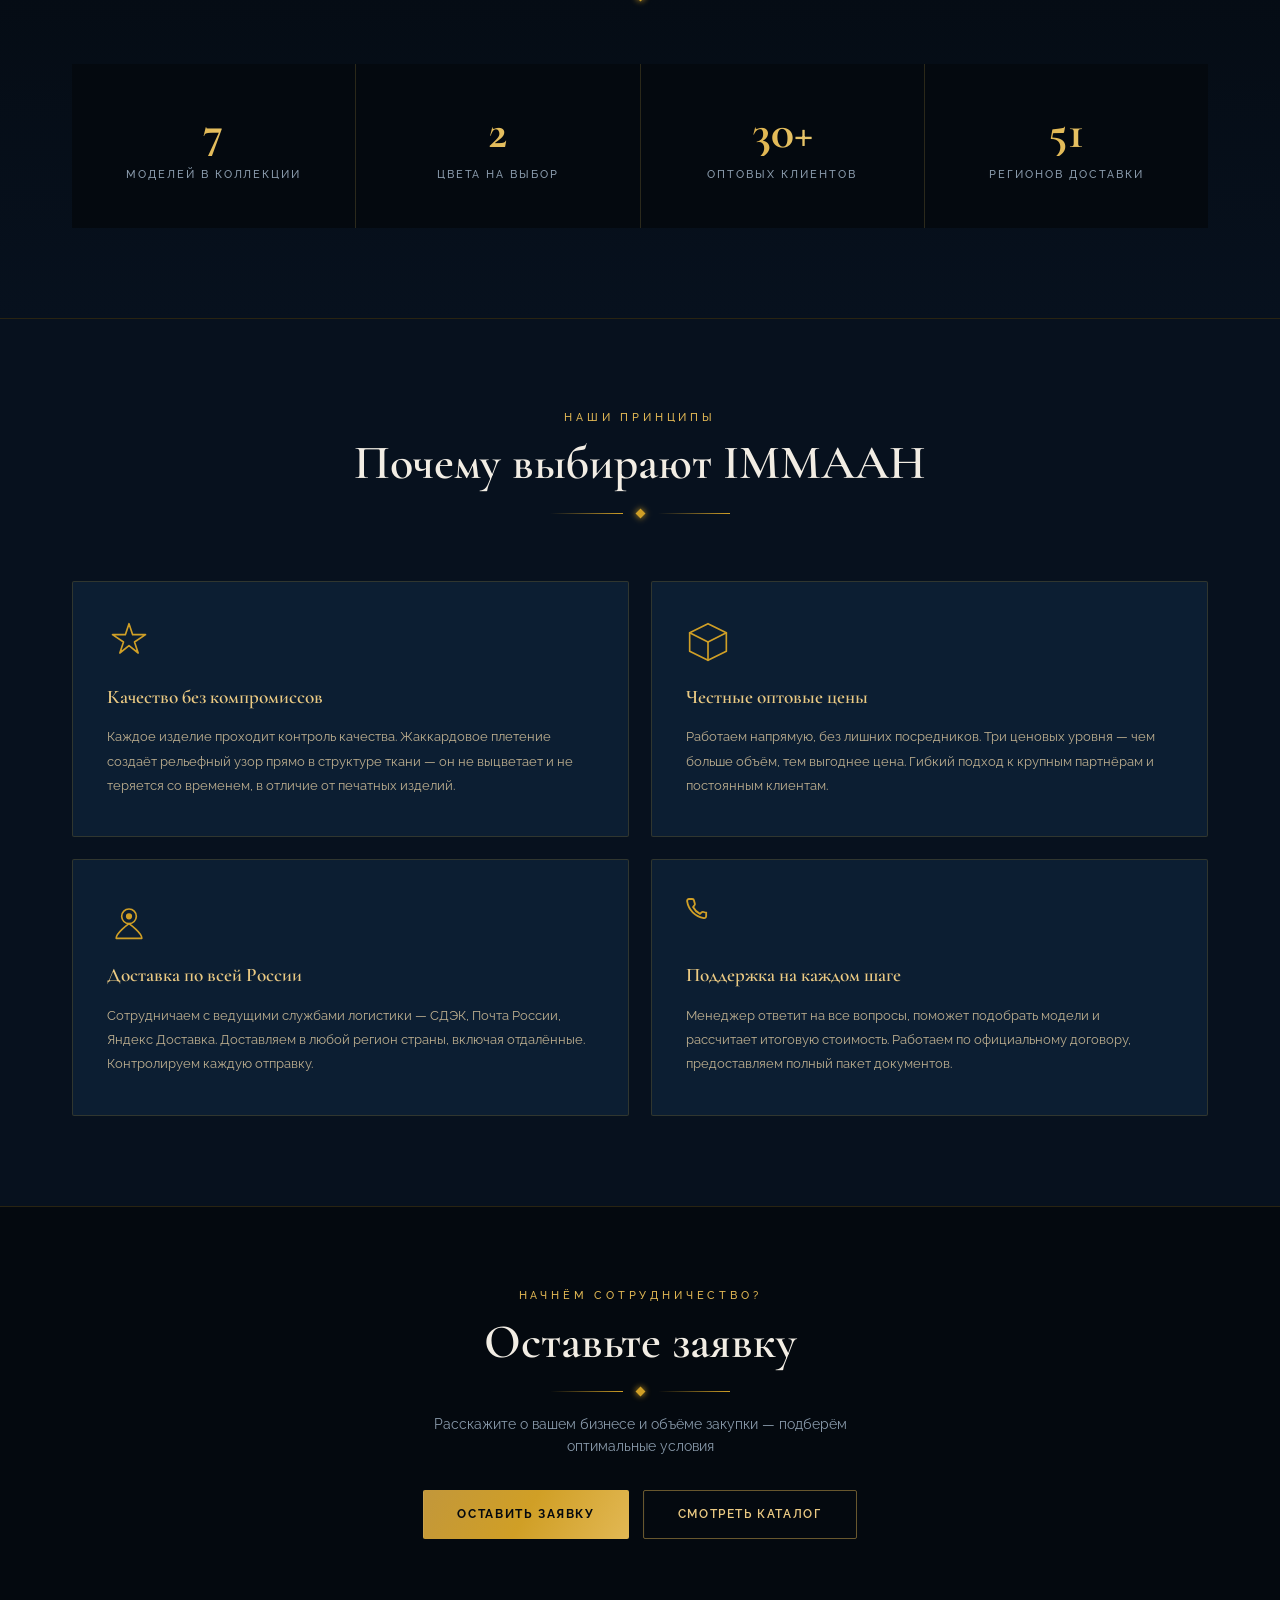
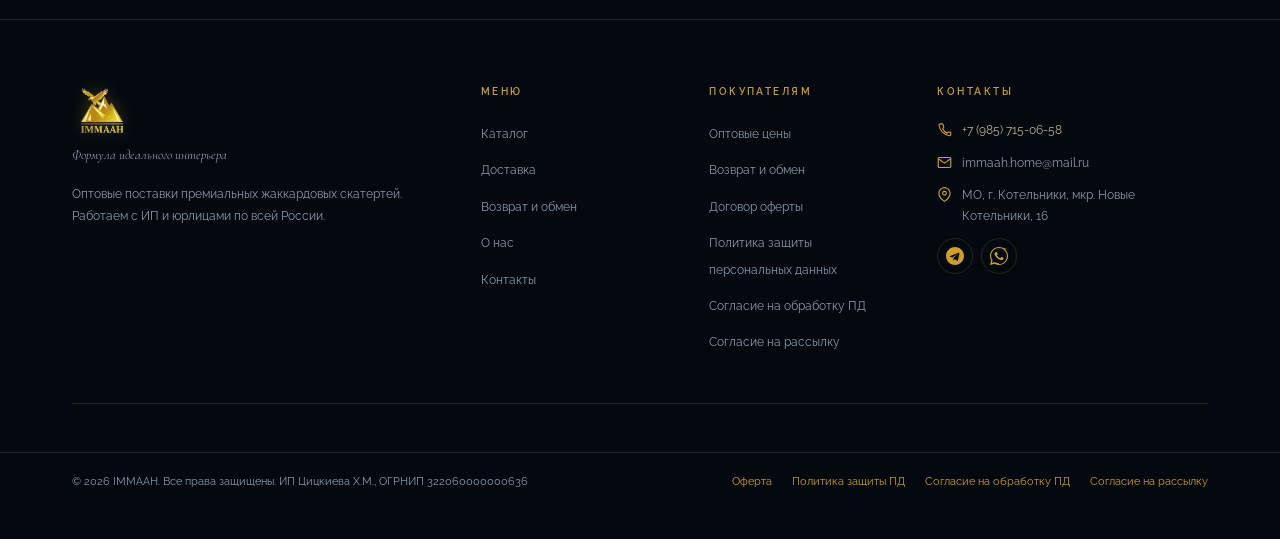
<file: about.html>
﻿<!DOCTYPE html>
<html lang="ru">
<head>
  <meta charset="UTF-8">
  <meta name="viewport" content="width=device-width, initial-scale=1.0">
  <title>О нас — IMMAAH</title>
  <link rel="preconnect" href="https://fonts.googleapis.com">
  <link rel="preconnect" href="https://fonts.gstatic.com" crossorigin>
  <link href="https://fonts.googleapis.com/css2?family=Cormorant+Garamond:ital,wght@0,400;0,600;0,700;1,400;1,600&family=Raleway:wght@300;400;500;600;700&display=swap" rel="stylesheet">
  <link rel="stylesheet" href="css/style.css">
</head>
<body>

<header id="header">
  <div class="header-inner">
    <a href="index.html" class="h-logo">
      <img src="img/logo.png" alt="IMMAAH">
    </a>
    <nav class="h-nav">
      <a href="catalog.html">Каталог</a>
      <a href="delivery.html">Доставка</a>
      <a href="returns.html">Возврат и обмен</a>
      <a href="about.html" class="active">О нас</a>
      <a href="contacts.html">Контакты</a>
    </nav>
    <a href="cart.html" class="h-cart" title="Корзина">
        <svg viewBox="0 0 24 24" fill="none" stroke="currentColor" stroke-width="1.8" stroke-linecap="round" stroke-linejoin="round"><path d="M6 2L3 6v14a2 2 0 002 2h14a2 2 0 002-2V6l-3-4z"/><line x1="3" y1="6" x2="21" y2="6"/><path d="M16 10a4 4 0 01-8 0"/></svg>
        <span class="h-cart-badge">0</span>
      </a>
  </div>
</header>

<!-- Page Hero -->
<div class="bc-bar">
  <div class="container">
    <nav class="breadcrumbs" aria-label="breadcrumb">
    <a href="index.html">Главная</a>
    <span class="bc-sep">›</span>
    <span class="bc-cur">О бренде</span>
  </nav>
  </div>
</div>

<section class="page-hero">
  <div class="ph-content">
    <span class="label">История бренда</span>
    <h1 class="ph-title shimmer">Товарный знак IMMAAH</h1>
    <div class="divider"><div class="divider-diamond"></div></div>
    <p style="font-size:.82rem;color:var(--text-low);margin-top:8px">Роскошь атласа и кружева — по оптовым ценам</p>
  </div>
</section>

<main>
<!-- Brand Story -->
<section class="about" id="about">
  <div class="container">
    <div class="about-grid">

      <div class="about-text fade">
        <span class="label">Наша история</span>
        <h2>Формула идеального интерьера</h2>
        <div class="divider" style="margin:18px 0;width:140px">
          <div class="divider-diamond"></div>
        </div>
        <p class="about-p">
          IMMAAH — это бренд, который верит: красота в доме не должна стоить целое состояние. Мы поставляем премиальный текстиль напрямую от производителя — без посредников, по честным оптовым ценам.
        </p>
        <p class="about-p">
          Наши жаккардовые скатерти созданы для тех, кто продаёт лучшее: магазинов, ресторанов, гостиниц и оптовых дистрибьюторов. Атласный блеск, кружевная отделка и устойчивость к стирке — всё это в каждом изделии.
        </p>
        <p class="about-p">
          Мы работаем с ИП и юрлицами по всей России, выставляем закрывающие документы и доставляем в любой регион страны через ведущие службы логистики.
        </p>
        <ul class="about-list">
          <li>Жаккардовое плетение — рельефный узор в структуре ткани, не выцветает</li>
          <li>Атласная поверхность — мягкий благородный блеск на любом столе</li>
          <li>Кружево по краю — элегантный завершающий элемент каждого изделия</li>
          <li>Машинная стирка при 30°C — без потери вида и размера</li>
          <li>Широкая линейка размеров — от 110×150 до 150×310 см</li>
        </ul>
      </div>

      <div class="about-emblem fade" data-delay="2">
        <div class="emblem-ring">
          <div class="emblem-inner">
            <img src="img/logo.png" alt="IMMAAH">
            <p class="emblem-sub">Формула идеального интерьера</p>
          </div>
        </div>
      </div>

    </div>
  </div>
</section>

<!-- Stats Count-up -->
<section class="stats-section">
  <div class="container">
    <div class="section-head fade">
      <span class="label">Цифры</span>
      <h2>IMMAAH в числах</h2>
      <div class="divider"><div class="divider-diamond"></div></div>
    </div>
    <div class="stats-grid">
      <div class="stat-block fade" data-delay="1">
        <p class="stat-num shimmer" data-count="11">0</p>
        <p class="stat-label">Моделей в коллекции</p>
      </div>
      <div class="stat-block fade" data-delay="2">
        <p class="stat-num shimmer" data-count="4">0</p>
        <p class="stat-label">Цвета на выбор</p>
      </div>
      <div class="stat-block fade" data-delay="3">
        <p class="stat-num shimmer" data-count="50" data-suffix="+">0</p>
        <p class="stat-label">Оптовых клиентов</p>
      </div>
      <div class="stat-block fade" data-delay="4">
        <p class="stat-num shimmer" data-count="85">0</p>
        <p class="stat-label">Регионов доставки</p>
      </div>
    </div>
  </div>
</section>

<!-- Brand Values -->
<section class="values-section">
  <div class="container">
    <div class="section-head fade">
      <span class="label">Наши принципы</span>
      <h2>Почему выбирают IMMAAH</h2>
      <div class="divider"><div class="divider-diamond"></div></div>
    </div>
    <div class="values-grid">

      <div class="value-card fade" data-delay="1">
        <div class="value-icon">
          <svg viewBox="0 0 48 48" fill="none" stroke="currentColor" stroke-width="1.8" stroke-linecap="round" stroke-linejoin="round">
            <path d="M24 4L28 16H42L30 24L34 36L24 28L14 36L18 24L6 16H20Z"/>
          </svg>
        </div>
        <p class="value-title">Качество без компромиссов</p>
        <p class="value-desc">Каждое изделие проходит контроль качества. Жаккардовое плетение создаёт рельефный узор прямо в структуре ткани — он не выцветает и не теряется со временем, в отличие от печатных изделий.</p>
      </div>

      <div class="value-card fade" data-delay="2">
        <div class="value-icon">
          <svg viewBox="0 0 48 48" fill="none" stroke="currentColor" stroke-width="1.8" stroke-linecap="round" stroke-linejoin="round">
            <path d="M24 4 L44 14 L44 34 L24 44 L4 34 L4 14 Z"/>
            <line x1="4" y1="14" x2="24" y2="24"/>
            <line x1="44" y1="14" x2="24" y2="24"/>
            <line x1="24" y1="24" x2="24" y2="44"/>
          </svg>
        </div>
        <p class="value-title">Честные оптовые цены</p>
        <p class="value-desc">Работаем напрямую, без лишних посредников. Три ценовых уровня — чем больше объём, тем выгоднее цена. Гибкий подход к крупным партнёрам и постоянным клиентам.</p>
      </div>

      <div class="value-card fade" data-delay="3">
        <div class="value-icon">
          <svg viewBox="0 0 48 48" fill="none" stroke="currentColor" stroke-width="1.8" stroke-linecap="round" stroke-linejoin="round">
            <circle cx="24" cy="20" r="8"/>
            <path d="M24 28 C24 28 10 38 10 44 L38 44 C38 38 24 28 24 28Z"/>
            <circle cx="24" cy="20" r="2.5" fill="currentColor"/>
          </svg>
        </div>
        <p class="value-title">Доставка по всей России</p>
        <p class="value-desc">Сотрудничаем с ведущими службами логистики — СДЭК, Почта России, Яндекс Доставка. Доставляем в любой регион страны, включая отдалённые. Контролируем каждую отправку.</p>
      </div>

      <div class="value-card fade" data-delay="4">
        <div class="value-icon">
          <svg viewBox="0 0 48 48" fill="none" stroke="currentColor" stroke-width="1.8" stroke-linecap="round" stroke-linejoin="round">
            <path d="M22 16.9v3a2 2 0 01-2.2 2A19.8 19.8 0 013.1 5.2 2 2 0 015 3h3a2 2 0 012 1.7c.1.9.4 1.8.7 2.6a2 2 0 01-.4 2.1L9 10.9a16 16 0 006.9 6.9l1.5-1.5a2 2 0 012.1-.4c.8.3 1.7.6 2.6.7A2 2 0 0122 17Z" transform="scale(1.1) translate(-2,-2)"/>
          </svg>
        </div>
        <p class="value-title">Поддержка на каждом шаге</p>
        <p class="value-desc">Менеджер ответит на все вопросы, поможет подобрать модели и рассчитает итоговую стоимость. Работаем по официальному договору, предоставляем полный пакет документов.</p>
      </div>

    </div>
  </div>
</section>

<!-- CTA -->
<section style="padding:80px 0;background:var(--bg-deep);text-align:center;border-top:1px solid var(--b-dim)">
  <div class="container">
    <div class="fade">
      <span class="label">Начнём сотрудничество?</span>
      <h2 style="margin-bottom:16px">Оставьте заявку</h2>
      <div class="divider"><div class="divider-diamond"></div></div>
      <p style="font-size:.85rem;color:var(--text-low);margin:16px auto 32px;max-width:440px">Расскажите о вашем бизнесе и объёме закупки — подберём оптимальные условия</p>
      <div style="display:flex;gap:14px;justify-content:center;flex-wrap:wrap">
        <button onclick="openLeadModal()" class="btn btn-gold">Оставить заявку</button>
        <a href="catalog.html" class="btn btn-ghost">Смотреть каталог</a>
      </div>
    </div>
  </div>
</section>

</main>

<footer>
  <div class="container">
    <div class="footer-grid">
      <div class="footer-brand">
        <img src="img/logo.png" alt="IMMAAH" style="height:56px;width:auto;filter:drop-shadow(0 0 8px rgba(210,159,38,.3))">
        <p class="footer-brand-name shimmer" style="display:none"></p>
        <p class="footer-brand-tag">Формула идеального интерьера</p>
        <p class="footer-brand-desc">Оптовые поставки премиальных жаккардовых скатертей. Работаем с ИП и юрлицами по всей России.</p>
      </div>
      <div>
        <p class="footer-col-title">Меню</p>
        <ul class="footer-links">
          <li><a href="catalog.html">Каталог</a></li>
          <li><a href="delivery.html">Доставка</a></li>
          <li><a href="returns.html">Возврат и обмен</a></li>
          <li><a href="about.html">О нас</a></li>
          <li><a href="contacts.html">Контакты</a></li>
        </ul>
      </div>
      <div>
        <p class="footer-col-title">Покупателям</p>
        <ul class="footer-links">
          <li><a href="catalog.html">Оптовые цены</a></li>
          <li><a href="returns.html">Возврат и обмен</a></li>
          <li><a href="offer.html">Договор оферты</a></li>
          <li><a href="privacy.html">Политика защиты персональных данных</a></li>
          <li><a href="consent-personal-data.html">Согласие на обработку ПД</a></li>
          <li><a href="consent-mailing.html">Согласие на рассылку</a></li>
        </ul>
      </div>
      <div>
        <p class="footer-col-title">Контакты</p>
        <div class="contact-row">
          <svg viewBox="0 0 24 24" fill="none" stroke="currentColor" stroke-width="1.8" stroke-linecap="round" stroke-linejoin="round"><path d="M22 16.9v3a2 2 0 01-2.2 2A19.8 19.8 0 013.1 5.2 2 2 0 015 3h3a2 2 0 012 1.7c.1.9.4 1.8.7 2.6a2 2 0 01-.4 2.1L9 10.9a16 16 0 006.9 6.9l1.5-1.5a2 2 0 012.1-.4c.8.3 1.7.6 2.6.7A2 2 0 0122 17Z"/></svg>
          <a href="tel:+79857150658" style="color:var(--text-mid);transition:color .2s" onmouseover="this.style.color='var(--gold-4)'" onmouseout="this.style.color='var(--text-mid)'">+7 (985) 715-06-58</a>
        </div>
        <div class="contact-row">
          <svg viewBox="0 0 24 24" fill="none" stroke="currentColor" stroke-width="1.8" stroke-linecap="round" stroke-linejoin="round"><path d="M4 4h16c1.1 0 2 .9 2 2v12c0 1.1-.9 2-2 2H4c-1.1 0-2-.9-2-2V6c0-1.1.9-2 2-2z"/><polyline points="22,6 12,13 2,6"/></svg>
          <span>immaah.home@mail.ru</span>
        </div>
        <div class="contact-row">
          <svg viewBox="0 0 24 24" fill="none" stroke="currentColor" stroke-width="1.8" stroke-linecap="round" stroke-linejoin="round"><path d="M21 10c0 7-9 13-9 13S3 17 3 10a9 9 0 0118 0z"/><circle cx="12" cy="10" r="3"/></svg>
          <span>МО, г. Котельники, мкр. Новые Котельники, 16</span>
        </div>
        <div class="footer-messengers">
          <a href="https://t.me/+79857150658" class="messenger-btn" target="_blank" title="Telegram"><svg viewBox="0 0 24 24" fill="currentColor"><path d="M12 0C5.37 0 0 5.37 0 12s5.37 12 12 12 12-5.37 12-12S18.63 0 12 0zm5.94 8.2-2.04 9.63c-.15.68-.54.84-1.09.52l-3-2.2-1.44 1.39c-.16.16-.3.3-.6.3l.21-3.03 5.52-4.99c.24-.21-.05-.33-.37-.12l-6.82 4.3-2.94-.92c-.64-.2-.65-.64.13-.95l11.47-4.42c.53-.19 1 .13.77.49z"/></svg></a>
          <a href="https://wa.me/79857150658" class="messenger-btn" target="_blank" title="WhatsApp"><svg viewBox="0 0 24 24" fill="currentColor"><path d="M17.47 14.38c-.29-.15-1.72-.84-1.99-.94-.27-.09-.46-.14-.66.15-.19.29-.75.94-.92 1.13-.17.19-.34.21-.63.07-.29-.15-1.22-.45-2.33-1.43-.86-.77-1.44-1.72-1.61-2.01-.17-.29-.02-.44.13-.59.13-.13.29-.34.44-.51.14-.17.19-.29.29-.48.1-.19.05-.36-.02-.51-.07-.14-.66-1.6-.9-2.19-.24-.58-.47-.5-.66-.51-.17 0-.36-.02-.56-.02-.19 0-.51.07-.77.36-.27.29-1.02 1-1.02 2.43s1.05 2.82 1.19 3.01c.14.2 2.06 3.14 4.99 4.41.7.3 1.24.48 1.67.61.7.22 1.34.19 1.84.12.56-.08 1.72-.71 1.96-1.39.24-.68.24-1.27.17-1.39-.07-.12-.27-.19-.56-.34zm-5.44 7.44h-.02c-1.85 0-3.67-.5-5.26-1.44l-.38-.22-3.93 1.03 1.05-3.83-.25-.39C2.19 15.54 1.5 13.84 1.5 12.01c0-5.8 4.72-10.52 10.54-10.52 2.81 0 5.46 1.1 7.44 3.09 1.99 1.99 3.08 4.64 3.08 7.45 0 5.8-4.72 10.79-10.53 10.79zm8.97-19.76C19.03 2.01 15.57 0 12 0 5.37 0 0 5.37 0 12c0 2.11.55 4.17 1.6 5.97L0 24l6.19-1.62C8 23.44 9.98 24 12 24c6.63 0 12-5.37 12-12 0-3.21-1.25-6.22-3.5-8.47z"/></svg></a>
        </div>
      </div>
    </div>
  </div>

  <div class="footer-bottom">
    <div class="container">
      <span>© 2026 IMMAAH. Все права защищены. ИП Цицкиева Х.М., ОГРНИП 322060000000636</span>
      <div style="display:flex;gap:20px;flex-wrap:wrap">
        <a href="offer.html">Оферта</a>
        <a href="privacy.html">Политика защиты ПД</a>
        <a href="consent-personal-data.html">Согласие на обработку ПД</a>
        <a href="consent-mailing.html">Согласие на рассылку</a>
      </div>
    </div>
  </div>
</footer>

<script src="js/main.js"></script>

<div id="lead-modal" class="modal-overlay" onclick="if(event.target===this)closeLeadModal()">
  <div class="modal-box">
    <button class="modal-close" onclick="closeLeadModal()" aria-label="Закрыть">
      <svg viewBox="0 0 24 24" fill="none" stroke="currentColor" stroke-width="2" stroke-linecap="round" stroke-linejoin="round"><line x1="18" y1="6" x2="6" y2="18"/><line x1="6" y1="6" x2="18" y2="18"/></svg>
    </button>
    <p class="modal-title">Оставить заявку</p>
    <div class="divider" style="margin:12px auto 20px"><div class="divider-diamond"></div></div>
    <form class="form-stack" id="lead-form" onsubmit="return false">
      <input type="text" placeholder="Имя *" required>
      <input type="tel" placeholder="Телефон *" required>
      <input type="email" placeholder="Email">
      <input type="text" placeholder="Компания / ИП">
      <textarea placeholder="Комментарий к заявке" rows="3"></textarea>
      <div class="consent-checks">
        <label class="consent-check">
          <input type="checkbox" id="lf-privacy" required>
          <span class="consent-check-label">Я ознакомлен(-а) с <a href="privacy.html" target="_blank">Политикой защиты персональных данных</a> и даю <a href="consent-personal-data.html" target="_blank">Согласие на предоставление персональных данных</a></span>
        </label>
        <label class="consent-check">
          <input type="checkbox" id="lf-offer" required>
          <span class="consent-check-label">Я принимаю условия <a href="offer.html" target="_blank">Договора публичной оферты</a></span>
        </label>
        <label class="consent-check">
          <input type="checkbox" id="lf-mailing">
          <span class="consent-check-label">Я согласен(-а) получать рекламную рассылку — <a href="consent-mailing.html" target="_blank">Согласие на получение рекламной рассылки</a></span>
        </label>
      </div>
      <button type="button" class="btn btn-gold" style="width:100%;justify-content:center" onclick="submitLeadForm()">Отправить заявку</button>
    </form>
  </div>
</div>
</body>
</html>
</file>
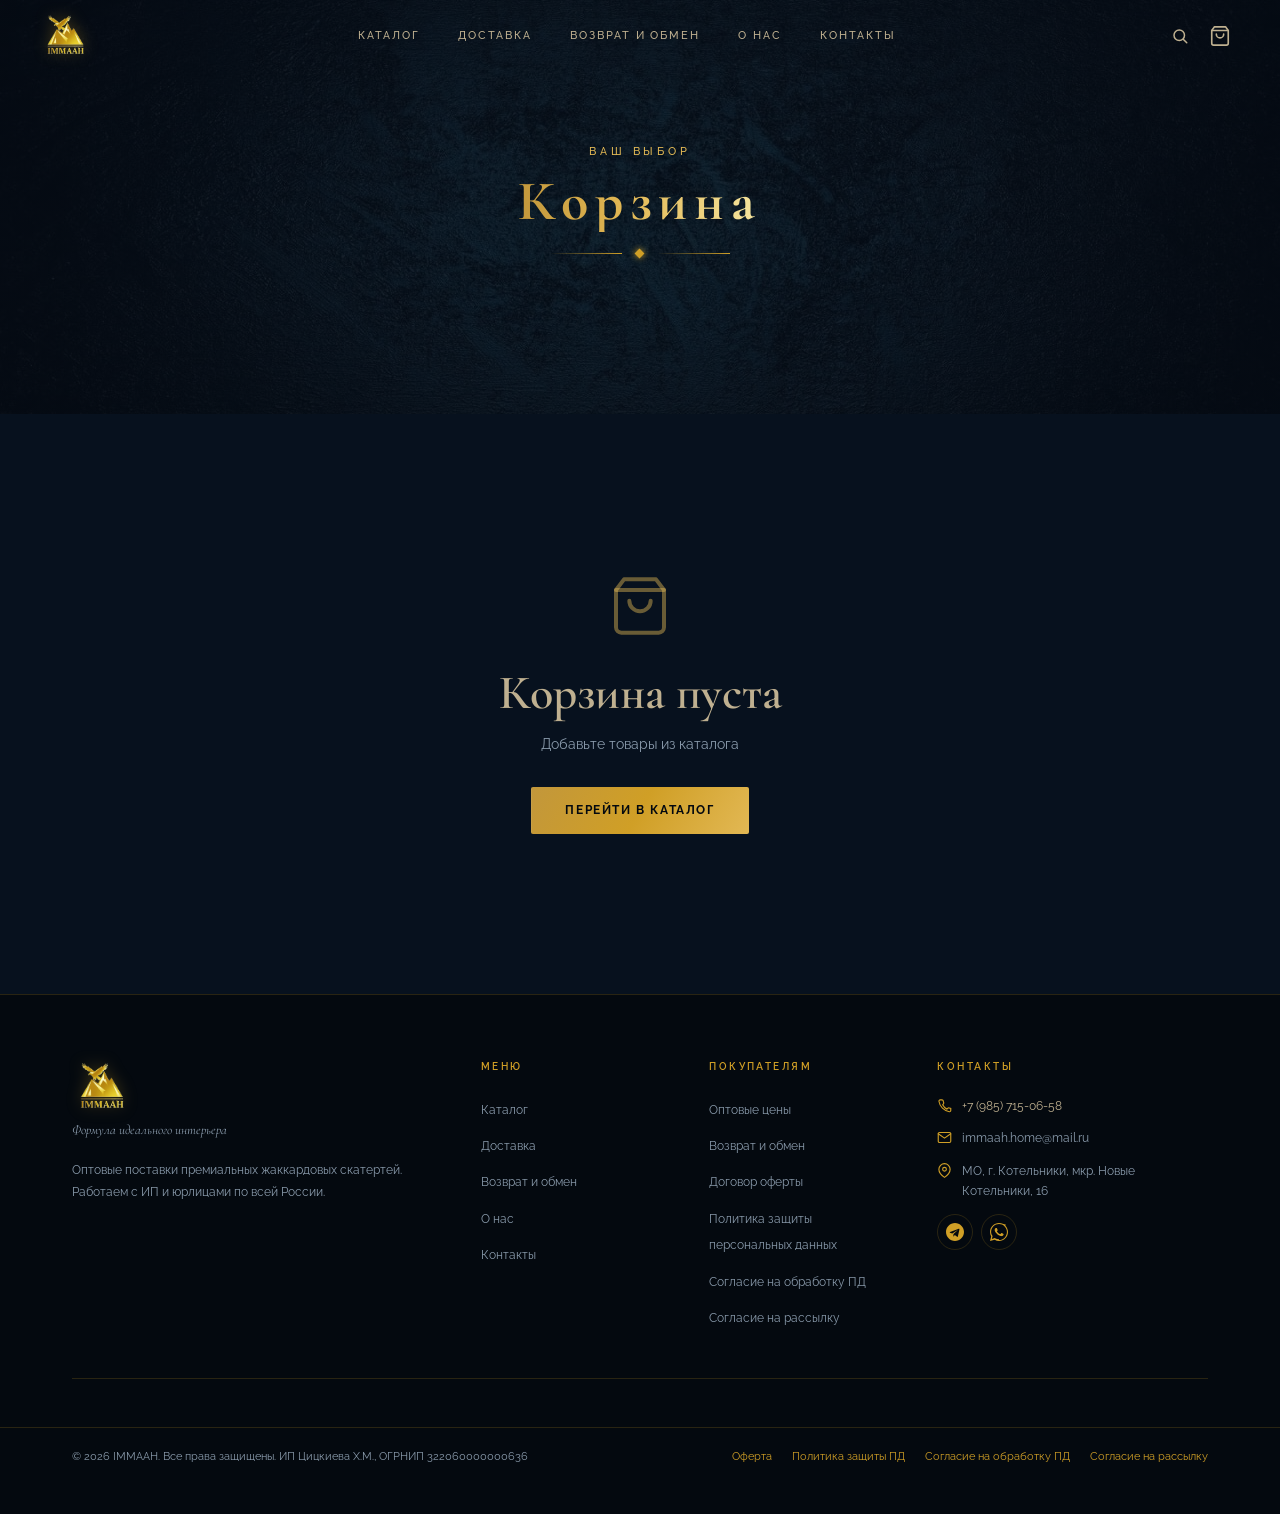
<file: cart.html>
﻿<!DOCTYPE html>
<html lang="ru">
<head>
  <meta charset="UTF-8">
  <meta name="viewport" content="width=device-width, initial-scale=1.0">
  <title>Корзина — IMMAAH</title>
  <link rel="preconnect" href="https://fonts.googleapis.com">
  <link rel="preconnect" href="https://fonts.gstatic.com" crossorigin>
  <link href="https://fonts.googleapis.com/css2?family=Cormorant+Garamond:ital,wght@0,400;0,600;0,700;1,400;1,600&family=Raleway:wght@300;400;500;600;700&display=swap" rel="stylesheet">
  <link rel="stylesheet" href="css/style.css">
</head>
<body>

<header id="header">
  <div class="header-inner">
    <a href="index.html" class="h-logo"><img src="img/logo.png" alt="IMMAAH"></a>
    <nav class="h-nav">
      <a href="catalog.html">Каталог</a>
      <a href="delivery.html">Доставка</a>
      <a href="returns.html">Возврат и обмен</a>
      <a href="about.html">О нас</a>
      <a href="contacts.html">Контакты</a>
    </nav>
    <a href="cart.html" class="h-cart active" title="Корзина">
        <svg viewBox="0 0 24 24" fill="none" stroke="currentColor" stroke-width="1.8" stroke-linecap="round" stroke-linejoin="round"><path d="M6 2L3 6v14a2 2 0 002 2h14a2 2 0 002-2V6l-3-4z"/><line x1="3" y1="6" x2="21" y2="6"/><path d="M16 10a4 4 0 01-8 0"/></svg>
        <span class="h-cart-badge">0</span>
      </a>
  </div>
</header>

<section class="page-hero">
  <div class="ph-content">
    <span class="label">Ваш выбор</span>
    <h1 class="ph-title shimmer">Корзина</h1>
    <div class="divider"><div class="divider-diamond"></div></div>
  </div>
</section>

<main>
<section class="cart-section">
  <div class="container">
    <div class="cart-layout" id="cart-layout">
      <!-- Заполняется JS -->
      <div class="cart-empty" id="cart-empty" style="display:none">
        <svg viewBox="0 0 24 24" fill="none" stroke="currentColor" stroke-width="1.5" stroke-linecap="round" stroke-linejoin="round">
          <path d="M6 2L3 6v14a2 2 0 002 2h14a2 2 0 002-2V6l-3-4z"/>
          <line x1="3" y1="6" x2="21" y2="6"/>
          <path d="M16 10a4 4 0 01-8 0"/>
        </svg>
        <h2 style="font-family:'Cormorant Garamond',serif;color:var(--text-mid);margin-bottom:10px">Корзина пуста</h2>
        <p>Добавьте товары из каталога</p>
        <a href="catalog.html" class="btn btn-gold" style="margin-top:8px">Перейти в каталог</a>
      </div>

      <div id="cart-items-wrap">
        <div style="display:flex;justify-content:space-between;align-items:center;margin-bottom:20px">
          <p style="font-size:.68rem;letter-spacing:.18em;text-transform:uppercase;color:var(--gold-2)">Товары в корзине</p>
          <button id="clear-cart" style="background:none;border:none;font-size:.7rem;color:var(--text-low);cursor:pointer;transition:color .2s;font-family:'Raleway',sans-serif" onmouseover="this.style.color='#c04040'" onmouseout="this.style.color='var(--text-low)'">Очистить корзину</button>
        </div>
        <div class="cart-items" id="cart-items"></div>
      </div>

      <div class="cart-summary fade" id="cart-summary">
        <p class="cart-summary-title">Итого</p>
        <div class="summary-row"><span>Количество товаров</span><span id="sum-count">0 шт</span></div>
        <div class="summary-row"><span>Стоимость</span><span id="sum-price">0 ₽</span></div>
        <div class="summary-row"><span>Доставка</span><span style="color:var(--text-low)">рассчитывается</span></div>
        <div class="summary-row total"><span>К оплате</span><span id="sum-total">0 ₽</span></div>
        <a href="checkout.html" class="btn btn-gold" style="width:100%;justify-content:center;margin-top:20px;display:flex">
          Оформить заказ
        </a>
        <a href="catalog.html" class="btn btn-ghost" style="width:100%;justify-content:center;margin-top:10px;display:flex;font-size:.65rem">
          Продолжить покупки
        </a>
        <p style="font-size:.65rem;color:var(--text-low);text-align:center;margin-top:14px;line-height:1.7">
          Оформляя заказ, вы соглашаетесь с <a href="offer.html" style="color:var(--gold-2)">договором оферты</a> и <a href="privacy.html" style="color:var(--gold-2)">политикой конфиденциальности</a>
        </p>
      </div>
    </div>
  </div>
</section>
</main>

<footer>
  <div class="container">
    <div class="footer-grid">
      <div class="footer-brand">
        <img src="img/logo.png" alt="IMMAAH" style="height:56px;width:auto;filter:drop-shadow(0 0 8px rgba(210,159,38,.3))">
        <p class="footer-brand-name shimmer" style="display:none"></p>
        <p class="footer-brand-tag">Формула идеального интерьера</p>
        <p class="footer-brand-desc">Оптовые поставки премиальных жаккардовых скатертей. Работаем с ИП и юрлицами по всей России.</p>
      </div>
      <div>
        <p class="footer-col-title">Меню</p>
        <ul class="footer-links">
          <li><a href="catalog.html">Каталог</a></li>
          <li><a href="delivery.html">Доставка</a></li>
          <li><a href="returns.html">Возврат и обмен</a></li>
          <li><a href="about.html">О нас</a></li>
          <li><a href="contacts.html">Контакты</a></li>
        </ul>
      </div>
      <div>
        <p class="footer-col-title">Покупателям</p>
        <ul class="footer-links">
          <li><a href="catalog.html">Оптовые цены</a></li>
          <li><a href="returns.html">Возврат и обмен</a></li>
          <li><a href="offer.html">Договор оферты</a></li>
          <li><a href="privacy.html">Политика защиты персональных данных</a></li>
          <li><a href="consent-personal-data.html">Согласие на обработку ПД</a></li>
          <li><a href="consent-mailing.html">Согласие на рассылку</a></li>
        </ul>
      </div>
      <div>
        <p class="footer-col-title">Контакты</p>
        <div class="contact-row">
          <svg viewBox="0 0 24 24" fill="none" stroke="currentColor" stroke-width="1.8" stroke-linecap="round" stroke-linejoin="round"><path d="M22 16.9v3a2 2 0 01-2.2 2A19.8 19.8 0 013.1 5.2 2 2 0 015 3h3a2 2 0 012 1.7c.1.9.4 1.8.7 2.6a2 2 0 01-.4 2.1L9 10.9a16 16 0 006.9 6.9l1.5-1.5a2 2 0 012.1-.4c.8.3 1.7.6 2.6.7A2 2 0 0122 17Z"/></svg>
          <a href="tel:+79857150658" style="color:var(--text-mid);transition:color .2s" onmouseover="this.style.color='var(--gold-4)'" onmouseout="this.style.color='var(--text-mid)'">+7 (985) 715-06-58</a>
        </div>
        <div class="contact-row">
          <svg viewBox="0 0 24 24" fill="none" stroke="currentColor" stroke-width="1.8" stroke-linecap="round" stroke-linejoin="round"><path d="M4 4h16c1.1 0 2 .9 2 2v12c0 1.1-.9 2-2 2H4c-1.1 0-2-.9-2-2V6c0-1.1.9-2 2-2z"/><polyline points="22,6 12,13 2,6"/></svg>
          <span>immaah.home@mail.ru</span>
        </div>
        <div class="contact-row">
          <svg viewBox="0 0 24 24" fill="none" stroke="currentColor" stroke-width="1.8" stroke-linecap="round" stroke-linejoin="round"><path d="M21 10c0 7-9 13-9 13S3 17 3 10a9 9 0 0118 0z"/><circle cx="12" cy="10" r="3"/></svg>
          <span>МО, г. Котельники, мкр. Новые Котельники, 16</span>
        </div>
        <div class="footer-messengers">
          <a href="https://t.me/+79857150658" class="messenger-btn" target="_blank" title="Telegram"><svg viewBox="0 0 24 24" fill="currentColor"><path d="M12 0C5.37 0 0 5.37 0 12s5.37 12 12 12 12-5.37 12-12S18.63 0 12 0zm5.94 8.2-2.04 9.63c-.15.68-.54.84-1.09.52l-3-2.2-1.44 1.39c-.16.16-.3.3-.6.3l.21-3.03 5.52-4.99c.24-.21-.05-.33-.37-.12l-6.82 4.3-2.94-.92c-.64-.2-.65-.64.13-.95l11.47-4.42c.53-.19 1 .13.77.49z"/></svg></a>
          <a href="https://wa.me/79857150658" class="messenger-btn" target="_blank" title="WhatsApp"><svg viewBox="0 0 24 24" fill="currentColor"><path d="M17.47 14.38c-.29-.15-1.72-.84-1.99-.94-.27-.09-.46-.14-.66.15-.19.29-.75.94-.92 1.13-.17.19-.34.21-.63.07-.29-.15-1.22-.45-2.33-1.43-.86-.77-1.44-1.72-1.61-2.01-.17-.29-.02-.44.13-.59.13-.13.29-.34.44-.51.14-.17.19-.29.29-.48.1-.19.05-.36-.02-.51-.07-.14-.66-1.6-.9-2.19-.24-.58-.47-.5-.66-.51-.17 0-.36-.02-.56-.02-.19 0-.51.07-.77.36-.27.29-1.02 1-1.02 2.43s1.05 2.82 1.19 3.01c.14.2 2.06 3.14 4.99 4.41.7.3 1.24.48 1.67.61.7.22 1.34.19 1.84.12.56-.08 1.72-.71 1.96-1.39.24-.68.24-1.27.17-1.39-.07-.12-.27-.19-.56-.34zm-5.44 7.44h-.02c-1.85 0-3.67-.5-5.26-1.44l-.38-.22-3.93 1.03 1.05-3.83-.25-.39C2.19 15.54 1.5 13.84 1.5 12.01c0-5.8 4.72-10.52 10.54-10.52 2.81 0 5.46 1.1 7.44 3.09 1.99 1.99 3.08 4.64 3.08 7.45 0 5.8-4.72 10.79-10.53 10.79zm8.97-19.76C19.03 2.01 15.57 0 12 0 5.37 0 0 5.37 0 12c0 2.11.55 4.17 1.6 5.97L0 24l6.19-1.62C8 23.44 9.98 24 12 24c6.63 0 12-5.37 12-12 0-3.21-1.25-6.22-3.5-8.47z"/></svg></a>
        </div>
      </div>
    </div>
  </div>

  <div class="footer-bottom">
    <div class="container">
      <span>© 2026 IMMAAH. Все права защищены. ИП Цицкиева Х.М., ОГРНИП 322060000000636</span>
      <div style="display:flex;gap:20px;flex-wrap:wrap">
        <a href="offer.html">Оферта</a>
        <a href="privacy.html">Политика защиты ПД</a>
        <a href="consent-personal-data.html">Согласие на обработку ПД</a>
        <a href="consent-mailing.html">Согласие на рассылку</a>
      </div>
    </div>
  </div>
</footer>

<script src="js/main.js"></script>
<script>
(function() {
  const CART_KEY = 'immaah_cart';
  function getCart() { try { return JSON.parse(localStorage.getItem(CART_KEY)) || []; } catch { return []; } }
  function saveCart(c) { localStorage.setItem(CART_KEY, JSON.stringify(c)); }

  function fmt(n) { return n.toLocaleString('ru') + ' ₽'; }

  function render() {
    const cart = getCart();
    const wrap = document.getElementById('cart-items-wrap');
    const empty = document.getElementById('cart-empty');
    const summary = document.getElementById('cart-summary');
    const itemsEl = document.getElementById('cart-items');

    if (!cart.length) {
      wrap.style.display = 'none';
      summary.style.display = 'none';
      empty.style.display = '';
      return;
    }

    wrap.style.display = '';
    summary.style.display = '';
    empty.style.display = 'none';

    itemsEl.innerHTML = cart.map((item, idx) => `
      <div class="cart-item" data-idx="${idx}">
        <img class="cart-item-img" src="${item.img || 'img/products/1.jpg'}" alt="${item.name}">
        <div>
          <p class="cart-item-name">${item.name}</p>
          <p class="cart-item-sub">${item.id}</p>
          <div class="qty-control">
            <button class="qty-btn" data-action="minus" data-idx="${idx}">−</button>
            <span class="qty-num">${item.qty}</span>
            <button class="qty-btn" data-action="plus" data-idx="${idx}">+</button>
          </div>
          <button class="cart-item-remove" data-idx="${idx}">Удалить</button>
        </div>
        <div style="text-align:right">
          <p class="cart-item-price">${fmt(item.price * item.qty)}</p>
          <p style="font-size:.68rem;color:var(--text-low);margin-top:4px">${fmt(item.price)} / шт</p>
        </div>
      </div>
    `).join('');

    const total = cart.reduce((s, i) => s + i.price * i.qty, 0);
    const count = cart.reduce((s, i) => s + i.qty, 0);
    document.getElementById('sum-count').textContent = count + ' шт';
    document.getElementById('sum-price').textContent = fmt(total);
    document.getElementById('sum-total').textContent = fmt(total);
  }

  document.addEventListener('click', e => {
    const btn = e.target.closest('[data-action]');
    const rem = e.target.closest('.cart-item-remove');
    const clr = e.target.closest('#clear-cart');

    if (btn) {
      const idx = +btn.dataset.idx;
      const cart = getCart();
      if (btn.dataset.action === 'plus') cart[idx].qty++;
      else { cart[idx].qty--; if (cart[idx].qty <= 0) cart.splice(idx, 1); }
      saveCart(cart); render(); updateCartBadge();
    }
    if (rem) {
      const idx = +rem.dataset.idx;
      const cart = getCart();
      cart.splice(idx, 1);
      saveCart(cart); render(); updateCartBadge();
    }
    if (clr) { saveCart([]); render(); updateCartBadge(); }
  });

  render();
})();
</script>
</body>
</html>
</file>
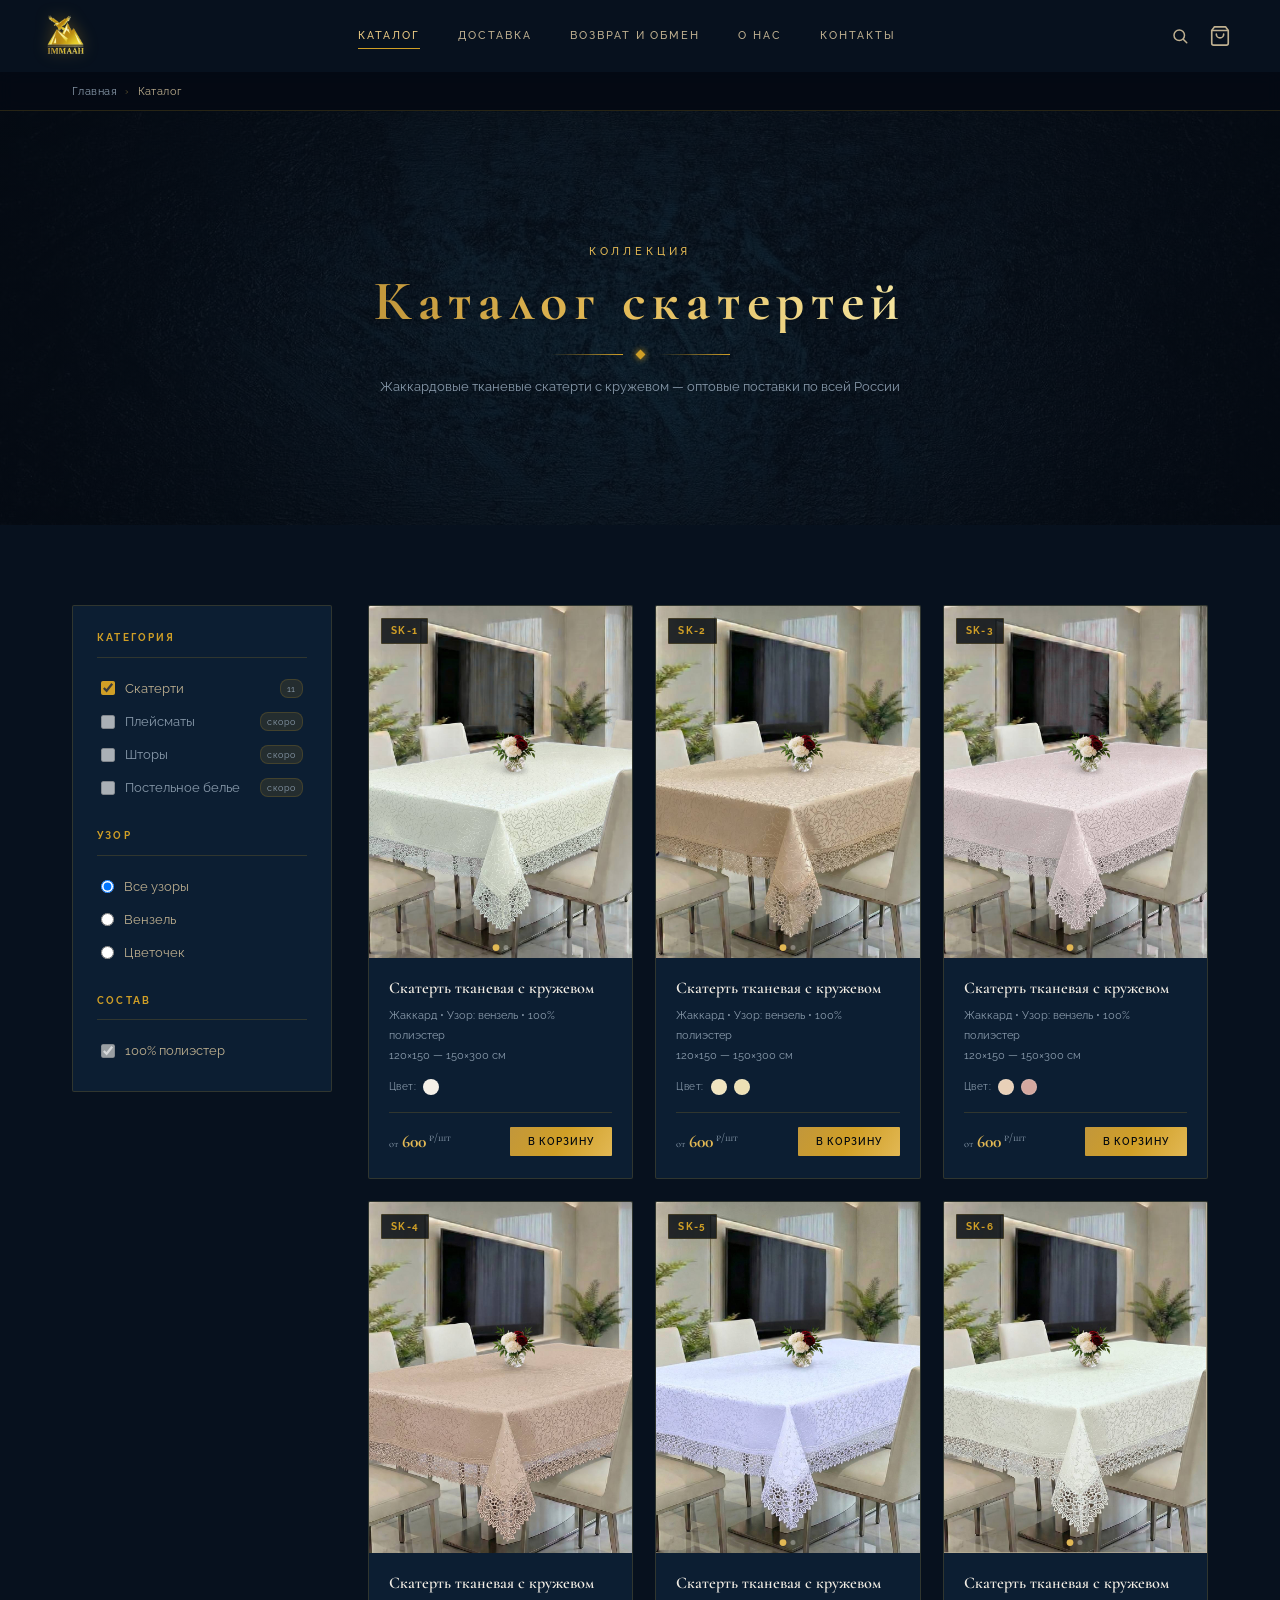
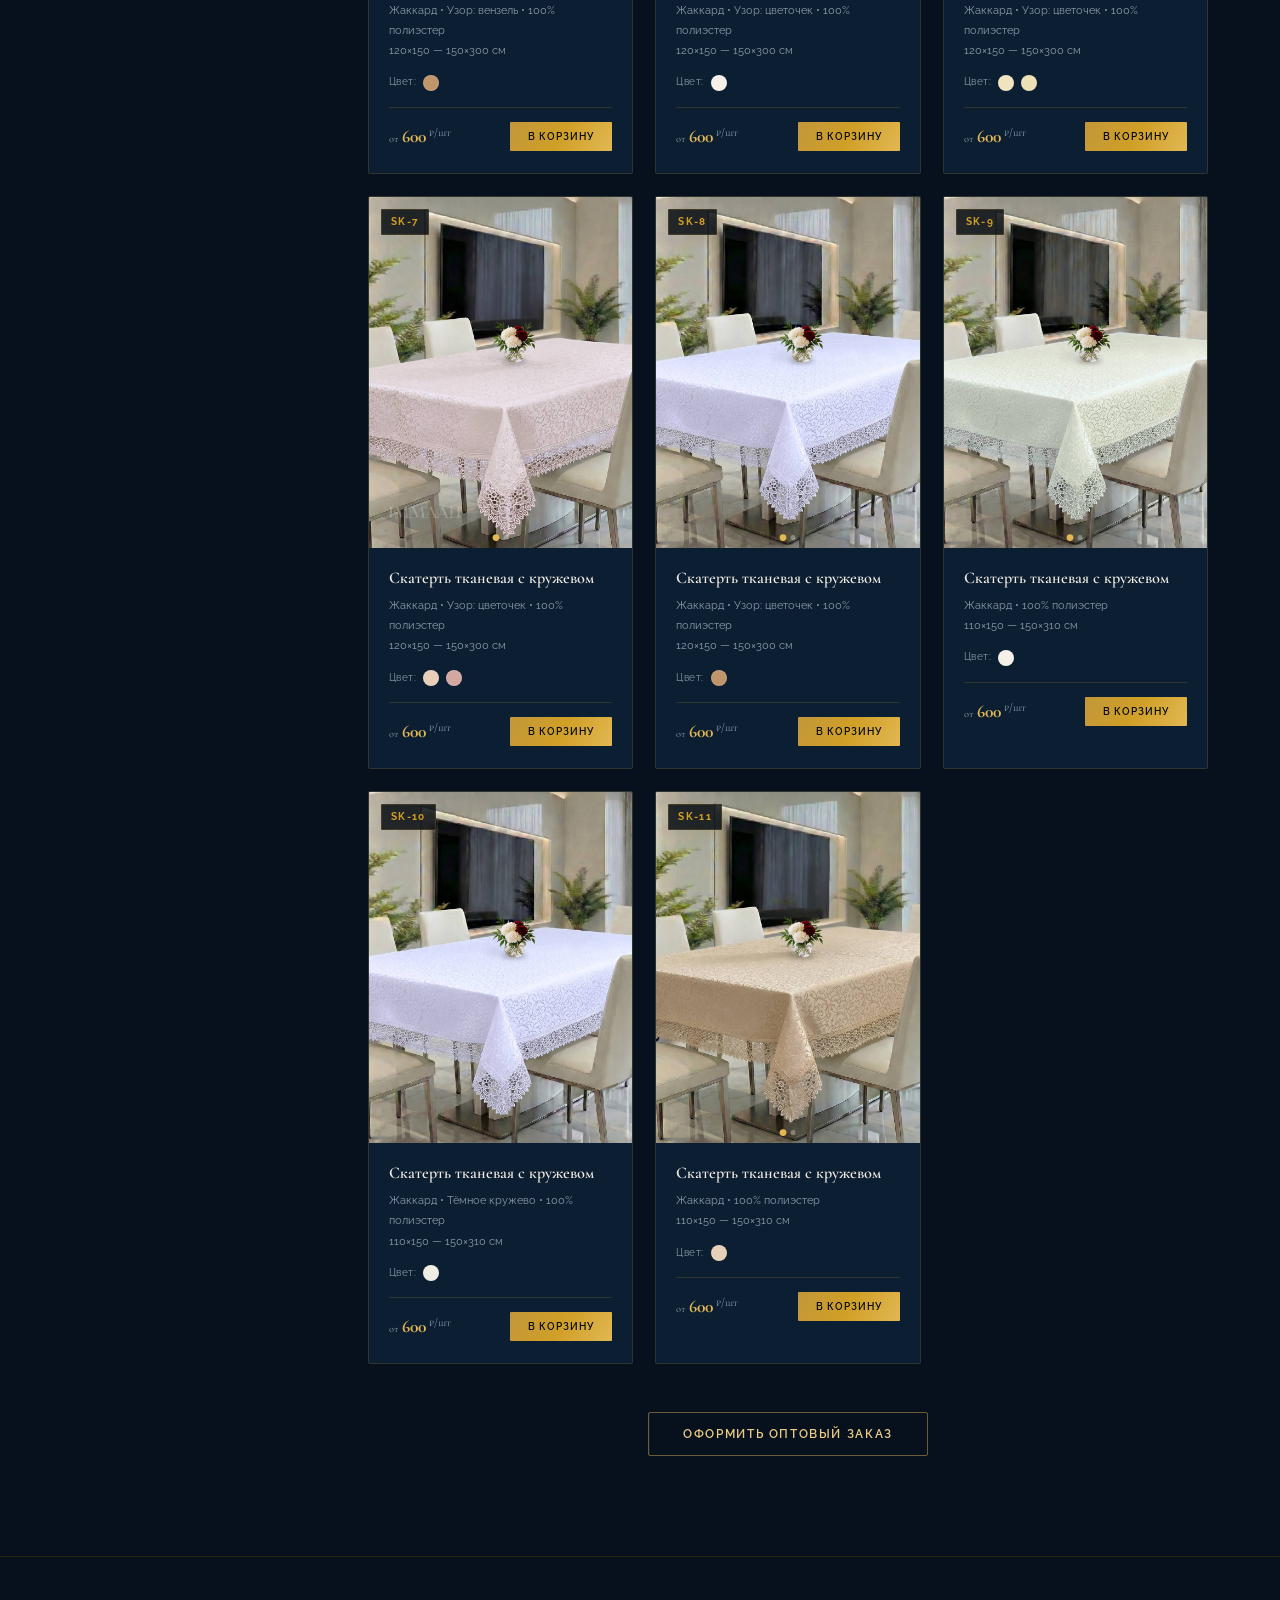
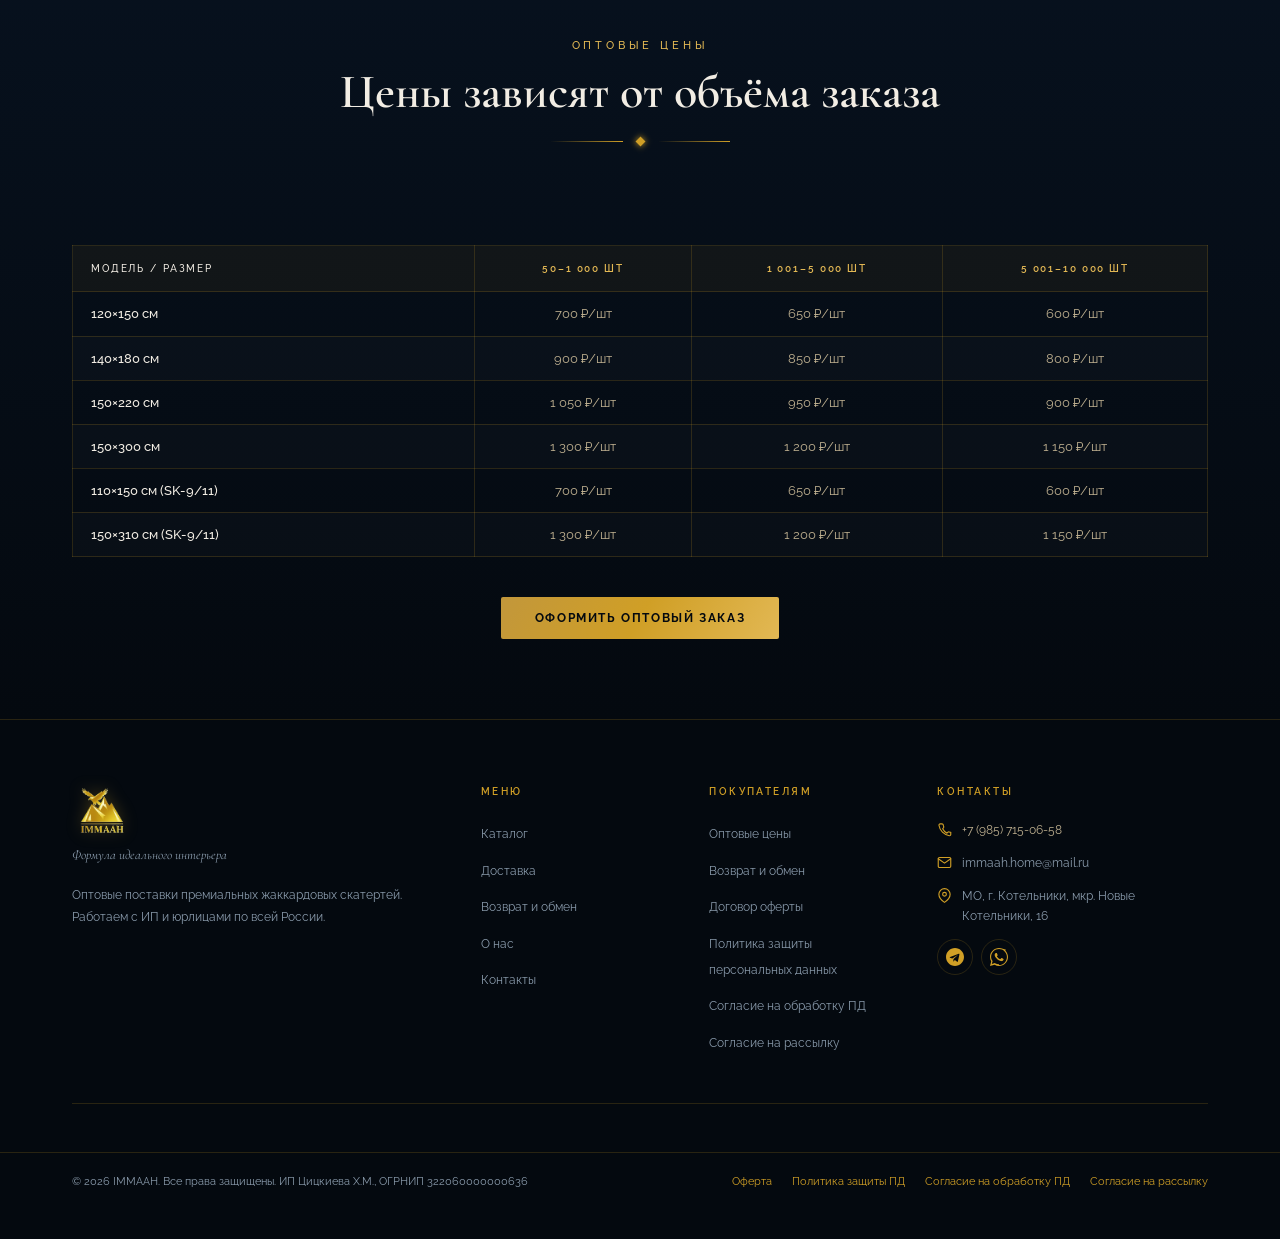
<file: catalog.html>
﻿<!DOCTYPE html>
<html lang="ru">
<head>
  <meta charset="UTF-8">
  <meta name="viewport" content="width=device-width, initial-scale=1.0">
  <title>Каталог — IMMAAH</title>
  <link rel="preconnect" href="https://fonts.googleapis.com">
  <link rel="preconnect" href="https://fonts.gstatic.com" crossorigin>
  <link href="https://fonts.googleapis.com/css2?family=Cormorant+Garamond:ital,wght@0,400;0,600;0,700;1,400;1,600&family=Raleway:wght@300;400;500;600;700&display=swap" rel="stylesheet">
  <link rel="stylesheet" href="css/style.css">
</head>
<body>

<header id="header">
  <div class="header-inner">
    <a href="index.html" class="h-logo">
      <img src="img/logo.png" alt="IMMAAH">
    </a>
    <nav class="h-nav">
      <a href="catalog.html" class="active">Каталог</a>
      <a href="delivery.html">Доставка</a>
      <a href="returns.html">Возврат и обмен</a>
      <a href="about.html">О нас</a>
      <a href="contacts.html">Контакты</a>
    </nav>
    <a href="cart.html" class="h-cart" title="Корзина">
        <svg viewBox="0 0 24 24" fill="none" stroke="currentColor" stroke-width="1.8" stroke-linecap="round" stroke-linejoin="round"><path d="M6 2L3 6v14a2 2 0 002 2h14a2 2 0 002-2V6l-3-4z"/><line x1="3" y1="6" x2="21" y2="6"/><path d="M16 10a4 4 0 01-8 0"/></svg>
        <span class="h-cart-badge">0</span>
      </a>
  </div>
</header>

<!-- Page Hero -->
<div class="bc-bar">
  <div class="container">
    <nav class="breadcrumbs" aria-label="breadcrumb">
    <a href="index.html">Главная</a>
    <span class="bc-sep">›</span>
    <span class="bc-cur">Каталог</span>
  </nav>
  </div>
</div>

<section class="page-hero">
  <div class="ph-content">
    <span class="label">Коллекция</span>
    <h1 class="ph-title shimmer">Каталог скатертей</h1>
    <div class="divider"><div class="divider-diamond"></div></div>
    <p style="font-size:.82rem;color:var(--text-low);margin-top:8px">Жаккардовые тканевые скатерти с кружевом — оптовые поставки по всей России</p>
  </div>
</section>

<main>
<!-- Catalog Grid -->
<section class="catalog" style="padding-top:80px">
  <div class="container">

    <div class="catalog-with-sidebar">

      <!-- ── Sidebar ── -->
      <aside class="catalog-sidebar fade">

        <div class="filter-group">
          <p class="filter-group-title">Категория</p>
          <label class="filter-check">
            <input type="checkbox" checked data-category="Скатерти"> Скатерти
            <span class="filter-badge">11</span>
          </label>
          <label class="filter-check coming-soon">
            <input type="checkbox" disabled> Плейсматы
            <span class="filter-badge">скоро</span>
          </label>
          <label class="filter-check coming-soon">
            <input type="checkbox" disabled> Шторы
            <span class="filter-badge">скоро</span>
          </label>
          <label class="filter-check coming-soon">
            <input type="checkbox" disabled> Постельное белье
            <span class="filter-badge">скоро</span>
          </label>
        </div>

        <div class="filter-group">
          <p class="filter-group-title">Узор</p>
          <label class="filter-check">
            <input type="radio" name="pattern" value="all" checked> Все узоры
          </label>
          <label class="filter-check">
            <input type="radio" name="pattern" value="вензель"> Вензель
          </label>
          <label class="filter-check">
            <input type="radio" name="pattern" value="цветочек"> Цветочек
          </label>
        </div>

        <div class="filter-group">
          <p class="filter-group-title">Состав</p>
          <label class="filter-check">
            <input type="checkbox" checked disabled> 100% полиэстер
          </label>
        </div>

      </aside>

      <!-- ── Products ── -->
      <div>
        <div class="products-grid">

      <div class="card fade" data-delay="1" data-filter="вензель">
        <div class="card-img">
          <img src="img/products/1.jpg" alt="SK-1 белый вензель" loading="lazy">
          <span class="card-label">SK-1</span>
        </div>
        <div class="card-info">
          <p class="card-name">Скатерть тканевая с кружевом</p>
          <p class="card-sub">Жаккард • Узор: вензель • 100% полиэстер<br>120×150 — 150×300 см</p>
          <div class="card-swatches">
            <span class="swatch-label">Цвет:</span>
            <span class="swatch" style="background:#F5F0E8" title="Белый"></span>
          </div>
          <div class="card-footer">
            <div class="card-price"><em>от</em><strong>600</strong><sup> ₽/шт</sup></div>
            <button class="btn-buy">В корзину</button>
          </div>
        </div>
      </div>

      <div class="card fade" data-delay="2" data-filter="вензель">
        <div class="card-img">
          <img src="img/products/3.jpg" alt="SK-2 ваниль вензель" loading="lazy">
          <span class="card-label">SK-2</span>
        </div>
        <div class="card-info">
          <p class="card-name">Скатерть тканевая с кружевом</p>
          <p class="card-sub">Жаккард • Узор: вензель • 100% полиэстер<br>120×150 — 150×300 см</p>
          <div class="card-swatches">
            <span class="swatch-label">Цвет:</span>
            <span class="swatch" style="background:#F0E4C0" title="Ваниль"></span>
            <span class="swatch" style="background:#EDE0B5" title="Сливочный"></span>
          </div>
          <div class="card-footer">
            <div class="card-price"><em>от</em><strong>600</strong><sup> ₽/шт</sup></div>
            <button class="btn-buy">В корзину</button>
          </div>
        </div>
      </div>

      <div class="card fade" data-delay="3" data-filter="вензель">
        <div class="card-img">
          <img src="img/products/2.jpg" alt="SK-3 бежево-розовый вензель" loading="lazy">
          <span class="card-label">SK-3</span>
        </div>
        <div class="card-info">
          <p class="card-name">Скатерть тканевая с кружевом</p>
          <p class="card-sub">Жаккард • Узор: вензель • 100% полиэстер<br>120×150 — 150×300 см</p>
          <div class="card-swatches">
            <span class="swatch-label">Цвет:</span>
            <span class="swatch" style="background:#E8D0B8" title="Бежевый"></span>
            <span class="swatch" style="background:#D4A8A0" title="Бежево-розовый"></span>
          </div>
          <div class="card-footer">
            <div class="card-price"><em>от</em><strong>600</strong><sup> ₽/шт</sup></div>
            <button class="btn-buy">В корзину</button>
          </div>
        </div>
      </div>

      <div class="card fade" data-delay="1" data-filter="вензель">
        <div class="card-img">
          <img src="img/products/6.jpg" alt="SK-4 капучино вензель" loading="lazy">
          <span class="card-label">SK-4</span>
        </div>
        <div class="card-info">
          <p class="card-name">Скатерть тканевая с кружевом</p>
          <p class="card-sub">Жаккард • Узор: вензель • 100% полиэстер<br>120×150 — 150×300 см</p>
          <div class="card-swatches">
            <span class="swatch-label">Цвет:</span>
            <span class="swatch" style="background:#C0956A" title="Капучино"></span>
          </div>
          <div class="card-footer">
            <div class="card-price"><em>от</em><strong>600</strong><sup> ₽/шт</sup></div>
            <button class="btn-buy">В корзину</button>
          </div>
        </div>
      </div>

      <div class="card fade" data-delay="2" data-filter="цветочек">
        <div class="card-img">
          <img src="img/products/4.jpg" alt="SK-5 белый цветочек" loading="lazy">
          <span class="card-label">SK-5</span>
        </div>
        <div class="card-info">
          <p class="card-name">Скатерть тканевая с кружевом</p>
          <p class="card-sub">Жаккард • Узор: цветочек • 100% полиэстер<br>120×150 — 150×300 см</p>
          <div class="card-swatches">
            <span class="swatch-label">Цвет:</span>
            <span class="swatch" style="background:#F5F0E8" title="Белый"></span>
          </div>
          <div class="card-footer">
            <div class="card-price"><em>от</em><strong>600</strong><sup> ₽/шт</sup></div>
            <button class="btn-buy">В корзину</button>
          </div>
        </div>
      </div>

      <div class="card fade" data-delay="3" data-filter="цветочек">
        <div class="card-img">
          <img src="img/products/5.jpg" alt="SK-6 ваниль цветочек" loading="lazy">
          <span class="card-label">SK-6</span>
        </div>
        <div class="card-info">
          <p class="card-name">Скатерть тканевая с кружевом</p>
          <p class="card-sub">Жаккард • Узор: цветочек • 100% полиэстер<br>120×150 — 150×300 см</p>
          <div class="card-swatches">
            <span class="swatch-label">Цвет:</span>
            <span class="swatch" style="background:#F0E4C0" title="Ваниль"></span>
            <span class="swatch" style="background:#EDE0B5" title="Сливочный"></span>
          </div>
          <div class="card-footer">
            <div class="card-price"><em>от</em><strong>600</strong><sup> ₽/шт</sup></div>
            <button class="btn-buy">В корзину</button>
          </div>
        </div>
      </div>

      <div class="card fade" data-delay="1" data-filter="цветочек">
        <div class="card-img">
          <img src="img/products/7.jpg" alt="SK-7 бежево-розовый цветочек" loading="lazy">
          <span class="card-label">SK-7</span>
        </div>
        <div class="card-info">
          <p class="card-name">Скатерть тканевая с кружевом</p>
          <p class="card-sub">Жаккард • Узор: цветочек • 100% полиэстер<br>120×150 — 150×300 см</p>
          <div class="card-swatches">
            <span class="swatch-label">Цвет:</span>
            <span class="swatch" style="background:#E8D0B8" title="Бежевый"></span>
            <span class="swatch" style="background:#D4A8A0" title="Бежево-розовый"></span>
          </div>
          <div class="card-footer">
            <div class="card-price"><em>от</em><strong>600</strong><sup> ₽/шт</sup></div>
            <button class="btn-buy">В корзину</button>
          </div>
        </div>
      </div>

      <div class="card fade" data-delay="2" data-filter="цветочек">
        <div class="card-img">
          <img src="img/products/8.jpg" alt="SK-8 капучино цветочек" loading="lazy">
          <span class="card-label">SK-8</span>
        </div>
        <div class="card-info">
          <p class="card-name">Скатерть тканевая с кружевом</p>
          <p class="card-sub">Жаккард • Узор: цветочек • 100% полиэстер<br>120×150 — 150×300 см</p>
          <div class="card-swatches">
            <span class="swatch-label">Цвет:</span>
            <span class="swatch" style="background:#C0956A" title="Капучино"></span>
          </div>
          <div class="card-footer">
            <div class="card-price"><em>от</em><strong>600</strong><sup> ₽/шт</sup></div>
            <button class="btn-buy">В корзину</button>
          </div>
        </div>
      </div>

      <div class="card fade" data-delay="3" data-filter="вензель">
        <div class="card-img">
          <img src="img/products/1.jpg" alt="SK-9 белый" loading="lazy">
          <span class="card-label">SK-9</span>
        </div>
        <div class="card-info">
          <p class="card-name">Скатерть тканевая с кружевом</p>
          <p class="card-sub">Жаккард • 100% полиэстер<br>110×150 — 150×310 см</p>
          <div class="card-swatches">
            <span class="swatch-label">Цвет:</span>
            <span class="swatch" style="background:#F5F0E8" title="Белый"></span>
          </div>
          <div class="card-footer">
            <div class="card-price"><em>от</em><strong>600</strong><sup> ₽/шт</sup></div>
            <button class="btn-buy">В корзину</button>
          </div>
        </div>
      </div>

      <div class="card fade" data-delay="1" data-filter="вензель">
        <div class="card-img">
          <img src="img/products/8.jpg" alt="SK-10 белый тёмное кружево" loading="lazy">
          <span class="card-label">SK-10</span>
        </div>
        <div class="card-info">
          <p class="card-name">Скатерть тканевая с кружевом</p>
          <p class="card-sub">Жаккард • Тёмное кружево • 100% полиэстер<br>110×150 — 150×310 см</p>
          <div class="card-swatches">
            <span class="swatch-label">Цвет:</span>
            <span class="swatch" style="background:#F0EDE5" title="Белый с тёмным кружевом"></span>
          </div>
          <div class="card-footer">
            <div class="card-price"><em>от</em><strong>600</strong><sup> ₽/шт</sup></div>
            <button class="btn-buy">В корзину</button>
          </div>
        </div>
      </div>

      <div class="card fade" data-delay="2" data-filter="вензель">
        <div class="card-img">
          <img src="img/products/3.jpg" alt="SK-11 бежевый" loading="lazy">
          <span class="card-label">SK-11</span>
        </div>
        <div class="card-info">
          <p class="card-name">Скатерть тканевая с кружевом</p>
          <p class="card-sub">Жаккард • 100% полиэстер<br>110×150 — 150×310 см</p>
          <div class="card-swatches">
            <span class="swatch-label">Цвет:</span>
            <span class="swatch" style="background:#E8D0B8" title="Бежевый"></span>
          </div>
          <div class="card-footer">
            <div class="card-price"><em>от</em><strong>600</strong><sup> ₽/шт</sup></div>
            <button class="btn-buy">В корзину</button>
          </div>
        </div>
      </div>

      </div><!-- /products-grid -->

      <div style="text-align:center;margin-top:40px">
        <button onclick="openLeadModal()" class="btn btn-ghost">Оформить оптовый заказ</button>
      </div>

      </div><!-- /catalog main -->

    </div><!-- /catalog-with-sidebar -->

  </div>
</section>

<!-- Wholesale Price Table -->
<section class="price-section">
  <div class="container">
    <div class="section-head fade">
      <span class="label">Оптовые цены</span>
      <h2>Цены зависят от объёма заказа</h2>
      <div class="divider"><div class="divider-diamond"></div></div>
    </div>
    <div style="overflow-x:auto">
      <table class="price-table fade">
        <thead>
          <tr>
            <th class="td-name">Модель / Размер</th>
            <th>50–1 000 шт</th>
            <th>1 001–5 000 шт</th>
            <th>5 001–10 000 шт</th>
          </tr>
        </thead>
        <tbody>
          <tr>
            <td class="td-name">120×150 см</td>
            <td>700 ₽/шт</td>
            <td>650 ₽/шт</td>
            <td>600 ₽/шт</td>
          </tr>
          <tr>
            <td class="td-name">140×180 см</td>
            <td>900 ₽/шт</td>
            <td>850 ₽/шт</td>
            <td>800 ₽/шт</td>
          </tr>
          <tr>
            <td class="td-name">150×220 см</td>
            <td>1 050 ₽/шт</td>
            <td>950 ₽/шт</td>
            <td>900 ₽/шт</td>
          </tr>
          <tr>
            <td class="td-name">150×300 см</td>
            <td>1 300 ₽/шт</td>
            <td>1 200 ₽/шт</td>
            <td>1 150 ₽/шт</td>
          </tr>
          <tr>
            <td class="td-name">110×150 см (SK-9/11)</td>
            <td>700 ₽/шт</td>
            <td>650 ₽/шт</td>
            <td>600 ₽/шт</td>
          </tr>
          <tr>
            <td class="td-name">150×310 см (SK-9/11)</td>
            <td>1 300 ₽/шт</td>
            <td>1 200 ₽/шт</td>
            <td>1 150 ₽/шт</td>
          </tr>
        </tbody>
      </table>
    </div>
    <div style="text-align:center;margin-top:40px" class="fade">
      <button onclick="openLeadModal()" class="btn btn-gold">Оформить оптовый заказ</button>
    </div>
  </div>
</section>

</main>

<footer>
  <div class="container">
    <div class="footer-grid">
      <div class="footer-brand">
        <img src="img/logo.png" alt="IMMAAH" style="height:56px;width:auto;filter:drop-shadow(0 0 8px rgba(210,159,38,.3))">
        <p class="footer-brand-name shimmer" style="display:none"></p>
        <p class="footer-brand-tag">Формула идеального интерьера</p>
        <p class="footer-brand-desc">Оптовые поставки премиальных жаккардовых скатертей. Работаем с ИП и юрлицами по всей России.</p>
      </div>
      <div>
        <p class="footer-col-title">Меню</p>
        <ul class="footer-links">
          <li><a href="catalog.html">Каталог</a></li>
          <li><a href="delivery.html">Доставка</a></li>
          <li><a href="returns.html">Возврат и обмен</a></li>
          <li><a href="about.html">О нас</a></li>
          <li><a href="contacts.html">Контакты</a></li>
        </ul>
      </div>
      <div>
        <p class="footer-col-title">Покупателям</p>
        <ul class="footer-links">
          <li><a href="catalog.html">Оптовые цены</a></li>
          <li><a href="returns.html">Возврат и обмен</a></li>
          <li><a href="offer.html">Договор оферты</a></li>
          <li><a href="privacy.html">Политика защиты персональных данных</a></li>
          <li><a href="consent-personal-data.html">Согласие на обработку ПД</a></li>
          <li><a href="consent-mailing.html">Согласие на рассылку</a></li>
        </ul>
      </div>
      <div>
        <p class="footer-col-title">Контакты</p>
        <div class="contact-row">
          <svg viewBox="0 0 24 24" fill="none" stroke="currentColor" stroke-width="1.8" stroke-linecap="round" stroke-linejoin="round"><path d="M22 16.9v3a2 2 0 01-2.2 2A19.8 19.8 0 013.1 5.2 2 2 0 015 3h3a2 2 0 012 1.7c.1.9.4 1.8.7 2.6a2 2 0 01-.4 2.1L9 10.9a16 16 0 006.9 6.9l1.5-1.5a2 2 0 012.1-.4c.8.3 1.7.6 2.6.7A2 2 0 0122 17Z"/></svg>
          <a href="tel:+79857150658" style="color:var(--text-mid);transition:color .2s" onmouseover="this.style.color='var(--gold-4)'" onmouseout="this.style.color='var(--text-mid)'">+7 (985) 715-06-58</a>
        </div>
        <div class="contact-row">
          <svg viewBox="0 0 24 24" fill="none" stroke="currentColor" stroke-width="1.8" stroke-linecap="round" stroke-linejoin="round"><path d="M4 4h16c1.1 0 2 .9 2 2v12c0 1.1-.9 2-2 2H4c-1.1 0-2-.9-2-2V6c0-1.1.9-2 2-2z"/><polyline points="22,6 12,13 2,6"/></svg>
          <span>immaah.home@mail.ru</span>
        </div>
        <div class="contact-row">
          <svg viewBox="0 0 24 24" fill="none" stroke="currentColor" stroke-width="1.8" stroke-linecap="round" stroke-linejoin="round"><path d="M21 10c0 7-9 13-9 13S3 17 3 10a9 9 0 0118 0z"/><circle cx="12" cy="10" r="3"/></svg>
          <span>МО, г. Котельники, мкр. Новые Котельники, 16</span>
        </div>
        <div class="footer-messengers">
          <a href="https://t.me/+79857150658" class="messenger-btn" target="_blank" title="Telegram"><svg viewBox="0 0 24 24" fill="currentColor"><path d="M12 0C5.37 0 0 5.37 0 12s5.37 12 12 12 12-5.37 12-12S18.63 0 12 0zm5.94 8.2-2.04 9.63c-.15.68-.54.84-1.09.52l-3-2.2-1.44 1.39c-.16.16-.3.3-.6.3l.21-3.03 5.52-4.99c.24-.21-.05-.33-.37-.12l-6.82 4.3-2.94-.92c-.64-.2-.65-.64.13-.95l11.47-4.42c.53-.19 1 .13.77.49z"/></svg></a>
          <a href="https://wa.me/79857150658" class="messenger-btn" target="_blank" title="WhatsApp"><svg viewBox="0 0 24 24" fill="currentColor"><path d="M17.47 14.38c-.29-.15-1.72-.84-1.99-.94-.27-.09-.46-.14-.66.15-.19.29-.75.94-.92 1.13-.17.19-.34.21-.63.07-.29-.15-1.22-.45-2.33-1.43-.86-.77-1.44-1.72-1.61-2.01-.17-.29-.02-.44.13-.59.13-.13.29-.34.44-.51.14-.17.19-.29.29-.48.1-.19.05-.36-.02-.51-.07-.14-.66-1.6-.9-2.19-.24-.58-.47-.5-.66-.51-.17 0-.36-.02-.56-.02-.19 0-.51.07-.77.36-.27.29-1.02 1-1.02 2.43s1.05 2.82 1.19 3.01c.14.2 2.06 3.14 4.99 4.41.7.3 1.24.48 1.67.61.7.22 1.34.19 1.84.12.56-.08 1.72-.71 1.96-1.39.24-.68.24-1.27.17-1.39-.07-.12-.27-.19-.56-.34zm-5.44 7.44h-.02c-1.85 0-3.67-.5-5.26-1.44l-.38-.22-3.93 1.03 1.05-3.83-.25-.39C2.19 15.54 1.5 13.84 1.5 12.01c0-5.8 4.72-10.52 10.54-10.52 2.81 0 5.46 1.1 7.44 3.09 1.99 1.99 3.08 4.64 3.08 7.45 0 5.8-4.72 10.79-10.53 10.79zm8.97-19.76C19.03 2.01 15.57 0 12 0 5.37 0 0 5.37 0 12c0 2.11.55 4.17 1.6 5.97L0 24l6.19-1.62C8 23.44 9.98 24 12 24c6.63 0 12-5.37 12-12 0-3.21-1.25-6.22-3.5-8.47z"/></svg></a>
        </div>
      </div>
    </div>
  </div>

  <div class="footer-bottom">
    <div class="container">
      <span>© 2026 IMMAAH. Все права защищены. ИП Цицкиева Х.М., ОГРНИП 322060000000636</span>
      <div style="display:flex;gap:20px;flex-wrap:wrap">
        <a href="offer.html">Оферта</a>
        <a href="privacy.html">Политика защиты ПД</a>
        <a href="consent-personal-data.html">Согласие на обработку ПД</a>
        <a href="consent-mailing.html">Согласие на рассылку</a>
      </div>
    </div>
  </div>
</footer>

<script src="js/main.js"></script>
<script>
document.querySelectorAll('.card').forEach(card => {
  card.style.cursor = 'pointer';
  card.addEventListener('click', e => {
    if (e.target.closest('.btn-buy')) return;
    const id = card.dataset.id || card.querySelector('.card-label')?.textContent.trim();
    if (id) location.href = 'product.html?id=' + id;
  });
});
</script>

<div id="lead-modal" class="modal-overlay" onclick="if(event.target===this)closeLeadModal()">
  <div class="modal-box">
    <button class="modal-close" onclick="closeLeadModal()" aria-label="Закрыть">
      <svg viewBox="0 0 24 24" fill="none" stroke="currentColor" stroke-width="2" stroke-linecap="round" stroke-linejoin="round"><line x1="18" y1="6" x2="6" y2="18"/><line x1="6" y1="6" x2="18" y2="18"/></svg>
    </button>
    <p class="modal-title">Оформить оптовый заказ</p>
    <div class="divider" style="margin:12px auto 20px"><div class="divider-diamond"></div></div>
    <form class="form-stack" id="lead-form" onsubmit="return false">
      <input type="text" placeholder="Имя *" required>
      <input type="tel" placeholder="Телефон *" required>
      <input type="email" placeholder="Email">
      <input type="text" placeholder="Компания / ИП">
      <textarea placeholder="Укажите позиции, количество и размеры" rows="3"></textarea>
      <div class="consent-checks">
        <label class="consent-check">
          <input type="checkbox" id="lf-privacy" required>
          <span class="consent-check-label">Я ознакомлен(-а) с <a href="privacy.html" target="_blank">Политикой защиты персональных данных</a> и даю <a href="consent-personal-data.html" target="_blank">Согласие на предоставление персональных данных</a></span>
        </label>
        <label class="consent-check">
          <input type="checkbox" id="lf-offer" required>
          <span class="consent-check-label">Я принимаю условия <a href="offer.html" target="_blank">Договора публичной оферты</a></span>
        </label>
        <label class="consent-check">
          <input type="checkbox" id="lf-mailing">
          <span class="consent-check-label">Я согласен(-а) получать рекламную рассылку — <a href="consent-mailing.html" target="_blank">Согласие на получение рекламной рассылки</a></span>
        </label>
      </div>
      <button type="button" class="btn btn-gold" style="width:100%;justify-content:center" onclick="submitLeadForm()">Отправить заявку</button>
    </form>
  </div>
</div>
</body>
</html>
</file>
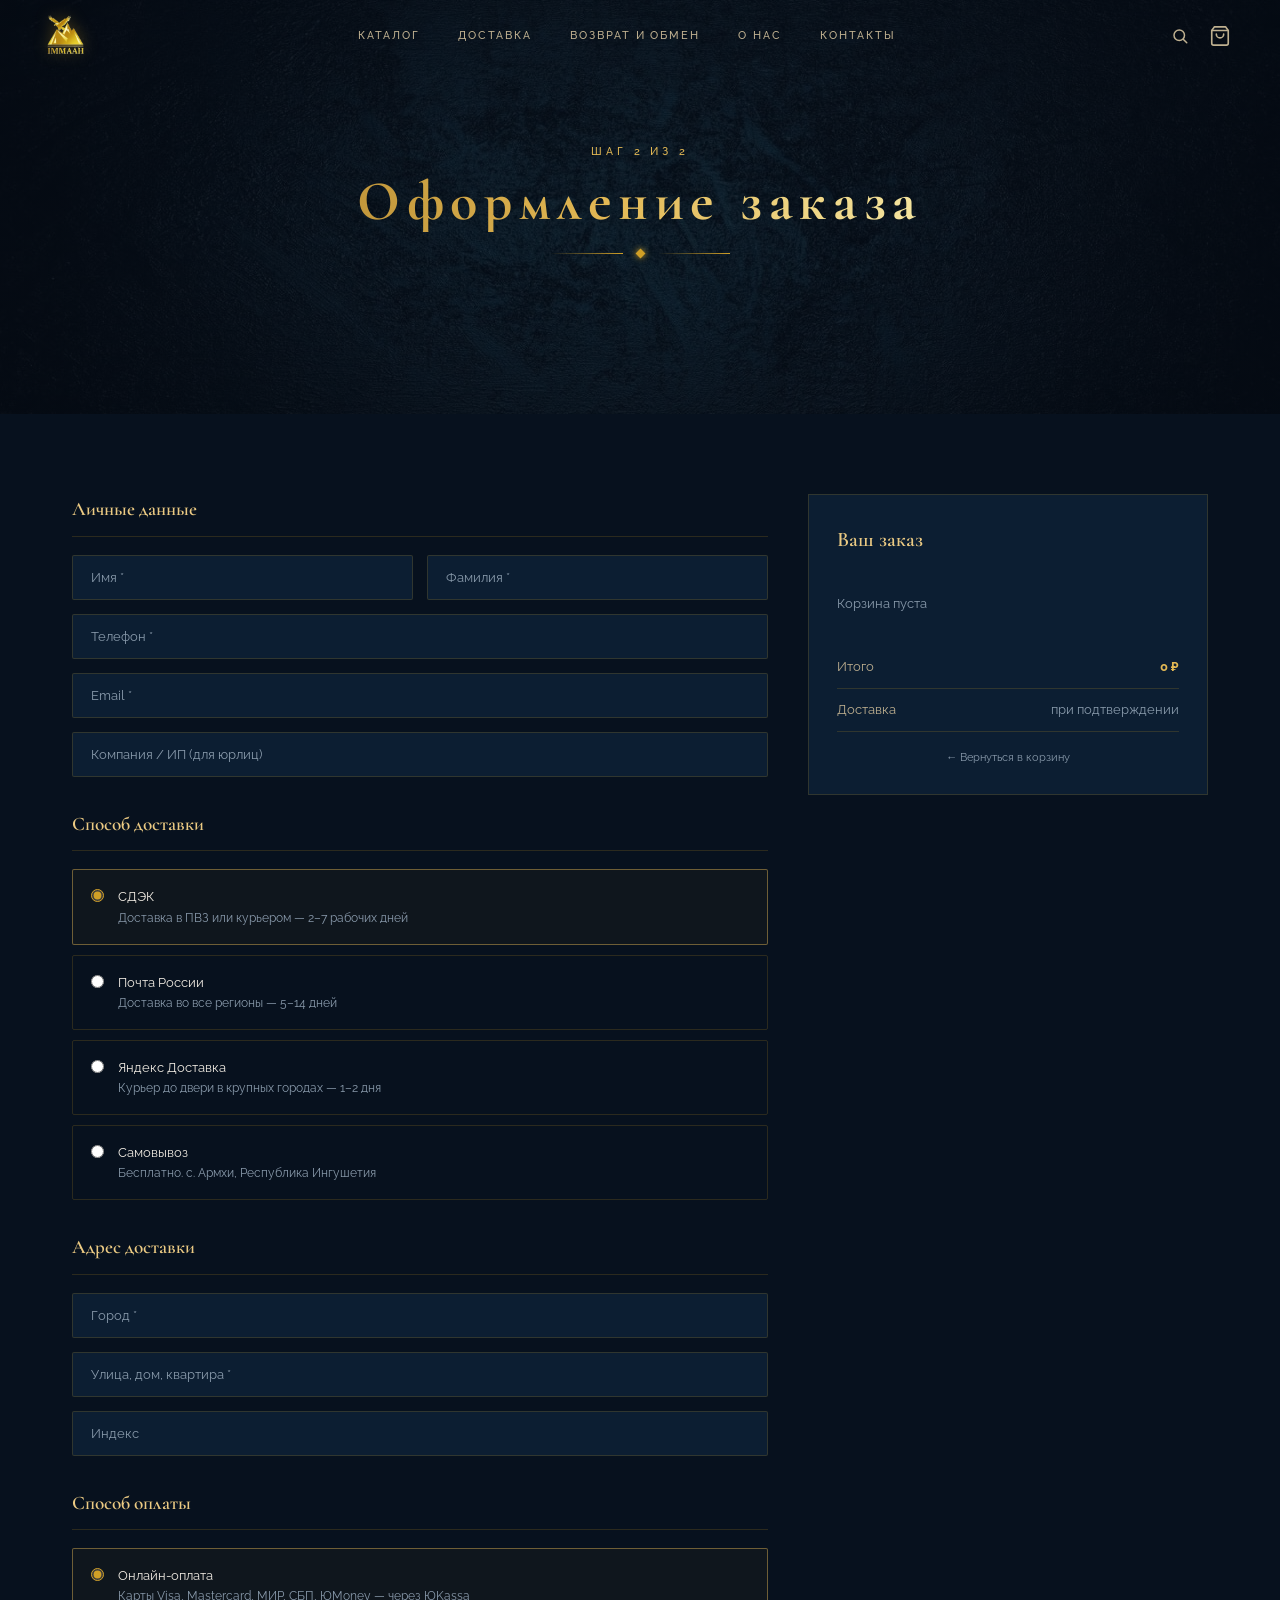
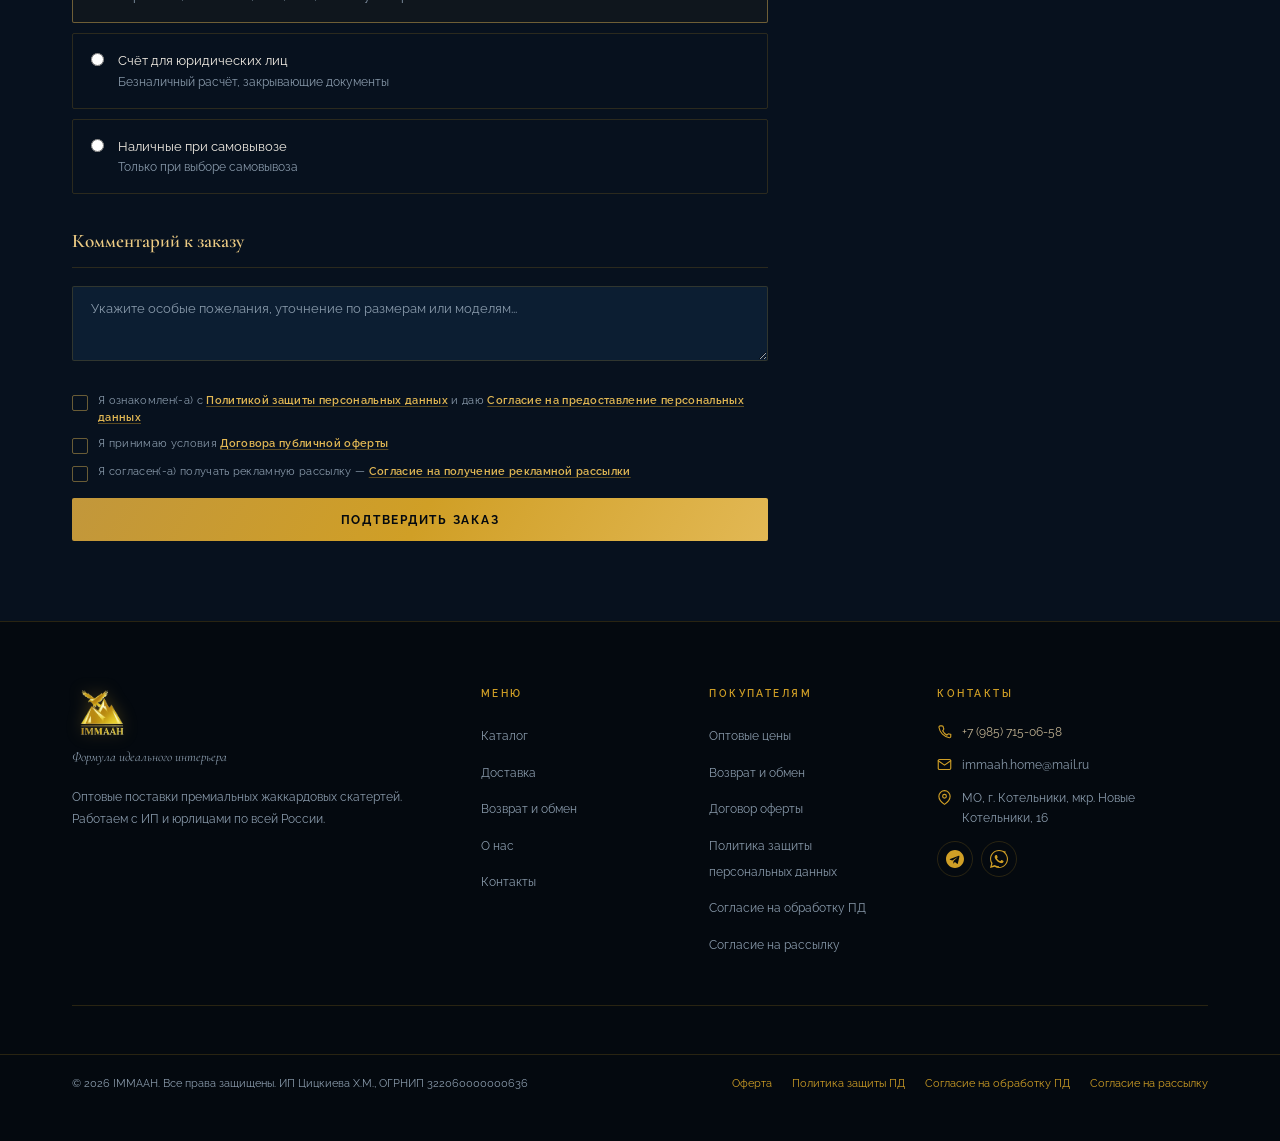
<file: checkout.html>
﻿<!DOCTYPE html>
<html lang="ru">
<head>
  <meta charset="UTF-8">
  <meta name="viewport" content="width=device-width, initial-scale=1.0">
  <title>Оформление заказа — IMMAAH</title>
  <link rel="preconnect" href="https://fonts.googleapis.com">
  <link rel="preconnect" href="https://fonts.gstatic.com" crossorigin>
  <link href="https://fonts.googleapis.com/css2?family=Cormorant+Garamond:ital,wght@0,400;0,600;0,700;1,400;1,600&family=Raleway:wght@300;400;500;600;700&display=swap" rel="stylesheet">
  <link rel="stylesheet" href="css/style.css">
</head>
<body>

<header id="header">
  <div class="header-inner">
    <a href="index.html" class="h-logo"><img src="img/logo.png" alt="IMMAAH"></a>
    <nav class="h-nav">
      <a href="catalog.html">Каталог</a>
      <a href="delivery.html">Доставка</a>
      <a href="returns.html">Возврат и обмен</a>
      <a href="about.html">О нас</a>
      <a href="contacts.html">Контакты</a>
    </nav>
    <a href="cart.html" class="h-cart" title="Корзина">
        <svg viewBox="0 0 24 24" fill="none" stroke="currentColor" stroke-width="1.8" stroke-linecap="round" stroke-linejoin="round"><path d="M6 2L3 6v14a2 2 0 002 2h14a2 2 0 002-2V6l-3-4z"/><line x1="3" y1="6" x2="21" y2="6"/><path d="M16 10a4 4 0 01-8 0"/></svg>
        <span class="h-cart-badge">0</span>
      </a>
  </div>
</header>

<section class="page-hero">
  <div class="ph-content">
    <span class="label">Шаг 2 из 2</span>
    <h1 class="ph-title shimmer">Оформление заказа</h1>
    <div class="divider"><div class="divider-diamond"></div></div>
  </div>
</section>

<main>
<section style="padding:80px 0">
  <div class="container">
    <div class="checkout-layout fade">

      <!-- Left: Form -->
      <div>

        <div class="checkout-block">
          <p class="checkout-block-title">Личные данные</p>
          <div class="form-stack">
            <div style="display:grid;grid-template-columns:1fr 1fr;gap:14px">
              <input type="text" placeholder="Имя *" required>
              <input type="text" placeholder="Фамилия *" required>
            </div>
            <input type="tel" placeholder="Телефон *" required>
            <input type="email" placeholder="Email *" required>
            <input type="text" placeholder="Компания / ИП (для юрлиц)">
          </div>
        </div>

        <div class="checkout-block">
          <p class="checkout-block-title">Способ доставки</p>
          <div class="radio-group" id="delivery-group">
            <label class="radio-option selected">
              <input type="radio" name="delivery" value="cdek" checked>
              <div>
                <p class="radio-label">СДЭК</p>
                <p class="radio-sub">Доставка в ПВЗ или курьером — 2–7 рабочих дней</p>
              </div>
            </label>
            <label class="radio-option">
              <input type="radio" name="delivery" value="post">
              <div>
                <p class="radio-label">Почта России</p>
                <p class="radio-sub">Доставка во все регионы — 5–14 дней</p>
              </div>
            </label>
            <label class="radio-option">
              <input type="radio" name="delivery" value="yandex">
              <div>
                <p class="radio-label">Яндекс Доставка</p>
                <p class="radio-sub">Курьер до двери в крупных городах — 1–2 дня</p>
              </div>
            </label>
            <label class="radio-option">
              <input type="radio" name="delivery" value="pickup">
              <div>
                <p class="radio-label">Самовывоз</p>
                <p class="radio-sub">Бесплатно. с. Армхи, Республика Ингушетия</p>
              </div>
            </label>
          </div>
        </div>

        <div class="checkout-block" id="address-block">
          <p class="checkout-block-title">Адрес доставки</p>
          <div class="form-stack">
            <input type="text" placeholder="Город *" required>
            <input type="text" placeholder="Улица, дом, квартира *" required>
            <input type="text" placeholder="Индекс">
          </div>
        </div>

        <div class="checkout-block">
          <p class="checkout-block-title">Способ оплаты</p>
          <div class="radio-group">
            <label class="radio-option selected">
              <input type="radio" name="payment" value="online" checked>
              <div>
                <p class="radio-label">Онлайн-оплата</p>
                <p class="radio-sub">Карты Visa, Mastercard, МИР, СБП, ЮMoney — через ЮKassa</p>
              </div>
            </label>
            <label class="radio-option">
              <input type="radio" name="payment" value="invoice">
              <div>
                <p class="radio-label">Счёт для юридических лиц</p>
                <p class="radio-sub">Безналичный расчёт, закрывающие документы</p>
              </div>
            </label>
            <label class="radio-option">
              <input type="radio" name="payment" value="cash">
              <div>
                <p class="radio-label">Наличные при самовывозе</p>
                <p class="radio-sub">Только при выборе самовывоза</p>
              </div>
            </label>
          </div>
        </div>

        <div class="checkout-block">
          <p class="checkout-block-title">Комментарий к заказу</p>
          <div class="form-stack">
            <textarea placeholder="Укажите особые пожелания, уточнение по размерам или моделям..." rows="3"></textarea>
          </div>
        </div>

        <div class="consent-checks" style="margin-bottom:16px">
          <label class="consent-check">
            <input type="checkbox" id="co-privacy" required>
            <span class="consent-check-label">Я ознакомлен(-а) с <a href="privacy.html" target="_blank">Политикой защиты персональных данных</a> и даю <a href="consent-personal-data.html" target="_blank">Согласие на предоставление персональных данных</a></span>
          </label>
          <label class="consent-check">
            <input type="checkbox" id="co-offer" required>
            <span class="consent-check-label">Я принимаю условия <a href="offer.html" target="_blank">Договора публичной оферты</a></span>
          </label>
          <label class="consent-check">
            <input type="checkbox" id="co-mailing">
            <span class="consent-check-label">Я согласен(-а) получать рекламную рассылку — <a href="consent-mailing.html" target="_blank">Согласие на получение рекламной рассылки</a></span>
          </label>
        </div>
        <button class="btn btn-gold" id="checkout-submit-btn" style="width:100%;justify-content:center;font-size:.78rem" onclick="submitCheckout(event)">
          Подтвердить заказ
        </button>
      </div>

      <!-- Right: Summary -->
      <div class="order-summary-sticky fade" data-delay="2">
        <p class="cart-summary-title">Ваш заказ</p>
        <div id="checkout-items">
          <!-- JS -->
          <p style="font-size:.8rem;color:var(--text-low);padding:16px 0">Корзина пуста</p>
        </div>
        <div style="margin-top:16px">
          <div class="summary-row"><span>Итого</span><span id="checkout-total" style="color:var(--gold-3);font-weight:700">0 ₽</span></div>
          <div class="summary-row"><span>Доставка</span><span style="color:var(--text-low)">при подтверждении</span></div>
        </div>
        <a href="cart.html" style="display:block;text-align:center;font-size:.7rem;color:var(--text-low);margin-top:16px;transition:color .2s" onmouseover="this.style.color='var(--gold-4)'" onmouseout="this.style.color='var(--text-low)'">← Вернуться в корзину</a>
      </div>

    </div>
  </div>
</section>
</main>

<footer>
  <div class="container">
    <div class="footer-grid">
      <div class="footer-brand">
        <img src="img/logo.png" alt="IMMAAH" style="height:56px;width:auto;filter:drop-shadow(0 0 8px rgba(210,159,38,.3))">
        <p class="footer-brand-name shimmer" style="display:none"></p>
        <p class="footer-brand-tag">Формула идеального интерьера</p>
        <p class="footer-brand-desc">Оптовые поставки премиальных жаккардовых скатертей. Работаем с ИП и юрлицами по всей России.</p>
      </div>
      <div>
        <p class="footer-col-title">Меню</p>
        <ul class="footer-links">
          <li><a href="catalog.html">Каталог</a></li>
          <li><a href="delivery.html">Доставка</a></li>
          <li><a href="returns.html">Возврат и обмен</a></li>
          <li><a href="about.html">О нас</a></li>
          <li><a href="contacts.html">Контакты</a></li>
        </ul>
      </div>
      <div>
        <p class="footer-col-title">Покупателям</p>
        <ul class="footer-links">
          <li><a href="catalog.html">Оптовые цены</a></li>
          <li><a href="returns.html">Возврат и обмен</a></li>
          <li><a href="offer.html">Договор оферты</a></li>
          <li><a href="privacy.html">Политика защиты персональных данных</a></li>
          <li><a href="consent-personal-data.html">Согласие на обработку ПД</a></li>
          <li><a href="consent-mailing.html">Согласие на рассылку</a></li>
        </ul>
      </div>
      <div>
        <p class="footer-col-title">Контакты</p>
        <div class="contact-row">
          <svg viewBox="0 0 24 24" fill="none" stroke="currentColor" stroke-width="1.8" stroke-linecap="round" stroke-linejoin="round"><path d="M22 16.9v3a2 2 0 01-2.2 2A19.8 19.8 0 013.1 5.2 2 2 0 015 3h3a2 2 0 012 1.7c.1.9.4 1.8.7 2.6a2 2 0 01-.4 2.1L9 10.9a16 16 0 006.9 6.9l1.5-1.5a2 2 0 012.1-.4c.8.3 1.7.6 2.6.7A2 2 0 0122 17Z"/></svg>
          <a href="tel:+79857150658" style="color:var(--text-mid);transition:color .2s" onmouseover="this.style.color='var(--gold-4)'" onmouseout="this.style.color='var(--text-mid)'">+7 (985) 715-06-58</a>
        </div>
        <div class="contact-row">
          <svg viewBox="0 0 24 24" fill="none" stroke="currentColor" stroke-width="1.8" stroke-linecap="round" stroke-linejoin="round"><path d="M4 4h16c1.1 0 2 .9 2 2v12c0 1.1-.9 2-2 2H4c-1.1 0-2-.9-2-2V6c0-1.1.9-2 2-2z"/><polyline points="22,6 12,13 2,6"/></svg>
          <span>immaah.home@mail.ru</span>
        </div>
        <div class="contact-row">
          <svg viewBox="0 0 24 24" fill="none" stroke="currentColor" stroke-width="1.8" stroke-linecap="round" stroke-linejoin="round"><path d="M21 10c0 7-9 13-9 13S3 17 3 10a9 9 0 0118 0z"/><circle cx="12" cy="10" r="3"/></svg>
          <span>МО, г. Котельники, мкр. Новые Котельники, 16</span>
        </div>
        <div class="footer-messengers">
          <a href="https://t.me/+79857150658" class="messenger-btn" target="_blank" title="Telegram"><svg viewBox="0 0 24 24" fill="currentColor"><path d="M12 0C5.37 0 0 5.37 0 12s5.37 12 12 12 12-5.37 12-12S18.63 0 12 0zm5.94 8.2-2.04 9.63c-.15.68-.54.84-1.09.52l-3-2.2-1.44 1.39c-.16.16-.3.3-.6.3l.21-3.03 5.52-4.99c.24-.21-.05-.33-.37-.12l-6.82 4.3-2.94-.92c-.64-.2-.65-.64.13-.95l11.47-4.42c.53-.19 1 .13.77.49z"/></svg></a>
          <a href="https://wa.me/79857150658" class="messenger-btn" target="_blank" title="WhatsApp"><svg viewBox="0 0 24 24" fill="currentColor"><path d="M17.47 14.38c-.29-.15-1.72-.84-1.99-.94-.27-.09-.46-.14-.66.15-.19.29-.75.94-.92 1.13-.17.19-.34.21-.63.07-.29-.15-1.22-.45-2.33-1.43-.86-.77-1.44-1.72-1.61-2.01-.17-.29-.02-.44.13-.59.13-.13.29-.34.44-.51.14-.17.19-.29.29-.48.1-.19.05-.36-.02-.51-.07-.14-.66-1.6-.9-2.19-.24-.58-.47-.5-.66-.51-.17 0-.36-.02-.56-.02-.19 0-.51.07-.77.36-.27.29-1.02 1-1.02 2.43s1.05 2.82 1.19 3.01c.14.2 2.06 3.14 4.99 4.41.7.3 1.24.48 1.67.61.7.22 1.34.19 1.84.12.56-.08 1.72-.71 1.96-1.39.24-.68.24-1.27.17-1.39-.07-.12-.27-.19-.56-.34zm-5.44 7.44h-.02c-1.85 0-3.67-.5-5.26-1.44l-.38-.22-3.93 1.03 1.05-3.83-.25-.39C2.19 15.54 1.5 13.84 1.5 12.01c0-5.8 4.72-10.52 10.54-10.52 2.81 0 5.46 1.1 7.44 3.09 1.99 1.99 3.08 4.64 3.08 7.45 0 5.8-4.72 10.79-10.53 10.79zm8.97-19.76C19.03 2.01 15.57 0 12 0 5.37 0 0 5.37 0 12c0 2.11.55 4.17 1.6 5.97L0 24l6.19-1.62C8 23.44 9.98 24 12 24c6.63 0 12-5.37 12-12 0-3.21-1.25-6.22-3.5-8.47z"/></svg></a>
        </div>
      </div>
    </div>
  </div>

  <div class="footer-bottom">
    <div class="container">
      <span>© 2026 IMMAAH. Все права защищены. ИП Цицкиева Х.М., ОГРНИП 322060000000636</span>
      <div style="display:flex;gap:20px;flex-wrap:wrap">
        <a href="offer.html">Оферта</a>
        <a href="privacy.html">Политика защиты ПД</a>
        <a href="consent-personal-data.html">Согласие на обработку ПД</a>
        <a href="consent-mailing.html">Согласие на рассылку</a>
      </div>
    </div>
  </div>
</footer>

<script src="js/main.js"></script>
<script>
function submitCheckout(e) {
  e.preventDefault();
  var ids = ['co-privacy', 'co-offer'];
  var labels = ['Политика защиты персональных данных и Согласие на предоставление персональных данных', 'Договор публичной оферты'];
  for (var i = 0; i < ids.length; i++) {
    if (!document.getElementById(ids[i]).checked) {
      document.getElementById(ids[i]).focus();
      alert('Необходимо подтвердить: ' + labels[i]);
      return;
    }
  }
  window.location.href = 'thankyou.html';
}
</script>
<script>
(function() {
  const CART_KEY = 'immaah_cart';
  function getCart() { try { return JSON.parse(localStorage.getItem(CART_KEY)) || []; } catch { return []; } }
  function fmt(n) { return n.toLocaleString('ru') + ' ₽'; }

  const cart = getCart();
  const itemsEl = document.getElementById('checkout-items');
  const totalEl = document.getElementById('checkout-total');

  if (cart.length) {
    itemsEl.innerHTML = cart.map(i => `
      <div class="order-item-row">
        <span class="order-item-name">${i.name} × ${i.qty}</span>
        <span class="order-item-price">${fmt(i.price * i.qty)}</span>
      </div>
    `).join('');
    totalEl.textContent = fmt(cart.reduce((s,i) => s + i.price * i.qty, 0));
  }

  // Radio styling
  document.querySelectorAll('.radio-option').forEach(opt => {
    opt.addEventListener('click', () => {
      const grp = opt.closest('.radio-group');
      grp.querySelectorAll('.radio-option').forEach(o => o.classList.remove('selected'));
      opt.classList.add('selected');
      opt.querySelector('input').checked = true;
    });
  });

  // Hide address if pickup
  document.querySelectorAll('[name="delivery"]').forEach(r => {
    r.addEventListener('change', () => {
      const ab = document.getElementById('address-block');
      ab.style.display = r.value === 'pickup' ? 'none' : '';
    });
  });
})();
</script>
</body>
</html>
</file>
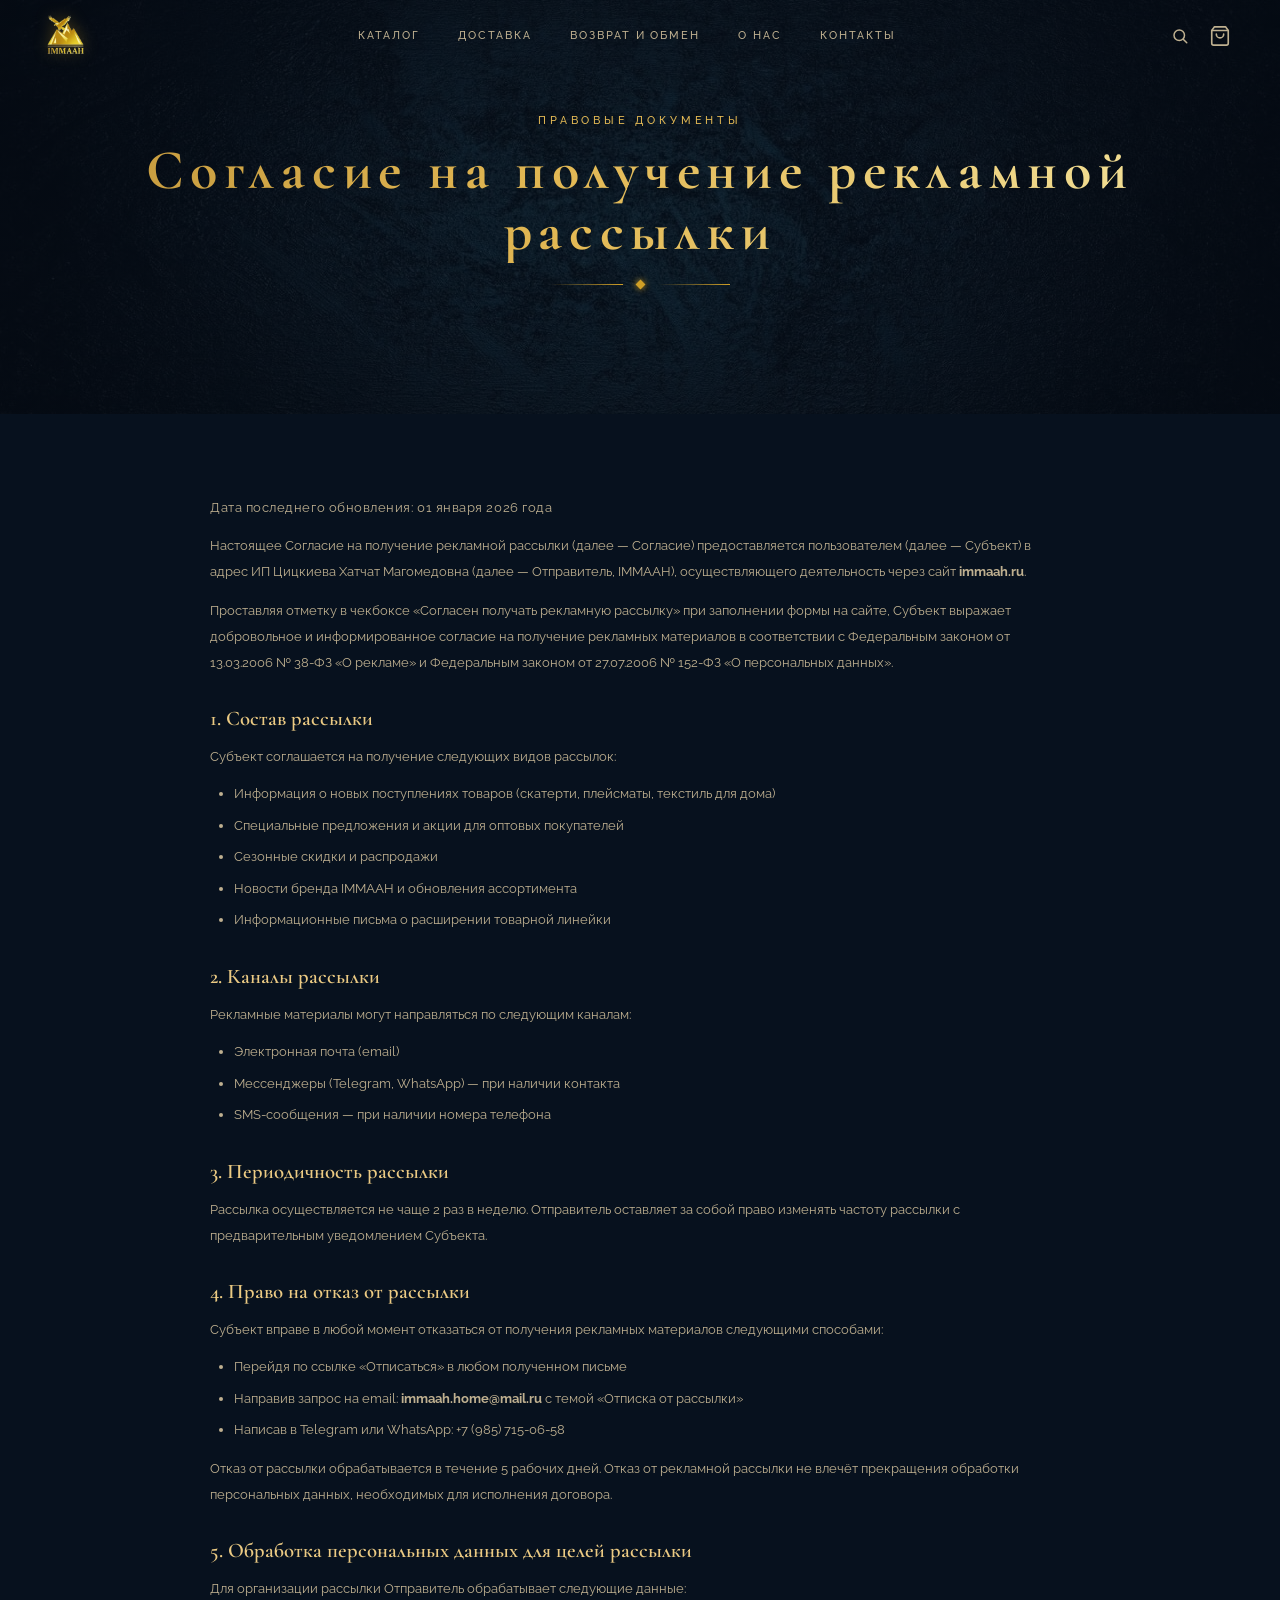
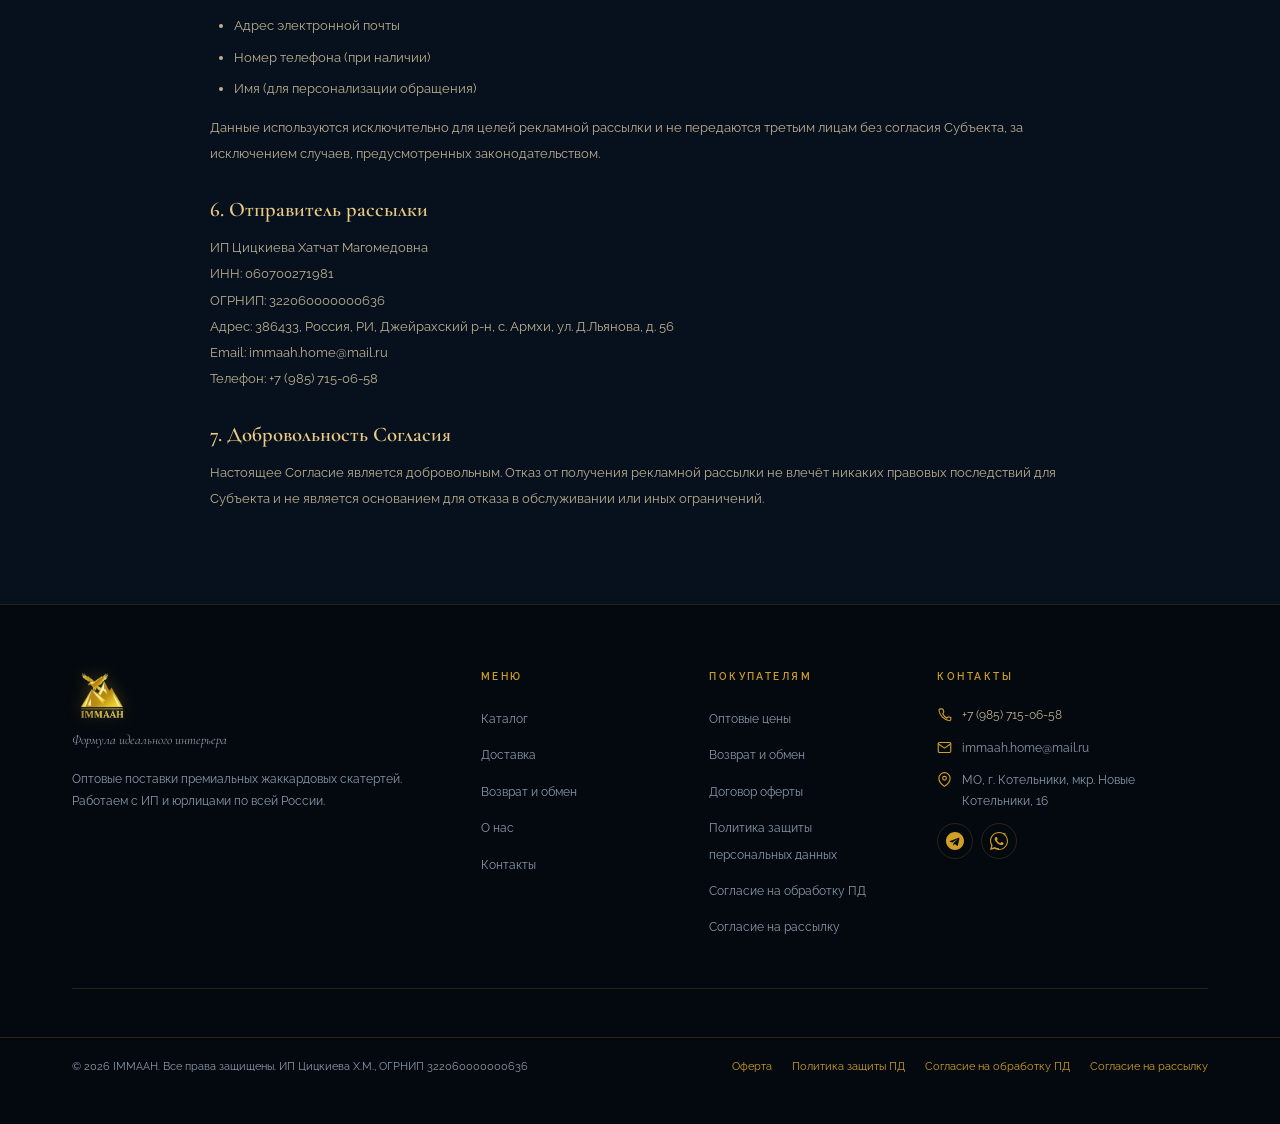
<file: consent-mailing.html>
<!DOCTYPE html>
<html lang="ru">
<head>
  <meta charset="UTF-8">
  <meta name="viewport" content="width=device-width, initial-scale=1.0">
  <title>Согласие на получение рекламной рассылки — IMMAAH</title>
  <link rel="preconnect" href="https://fonts.googleapis.com">
  <link rel="preconnect" href="https://fonts.gstatic.com" crossorigin>
  <link href="https://fonts.googleapis.com/css2?family=Cormorant+Garamond:ital,wght@0,400;0,600;0,700;1,400;1,600&family=Raleway:wght@300;400;500;600;700&display=swap" rel="stylesheet">
  <link rel="stylesheet" href="css/style.css">
</head>
<body>

<header id="header">
  <div class="header-inner">
    <a href="index.html" class="h-logo"><img src="img/logo.png" alt="IMMAAH"></a>
    <nav class="h-nav">
      <a href="catalog.html">Каталог</a>
      <a href="delivery.html">Доставка</a>
      <a href="returns.html">Возврат и обмен</a>
      <a href="about.html">О нас</a>
      <a href="contacts.html">Контакты</a>
    </nav>
    <div style="display:flex;align-items:center;gap:12px">
      <a href="cart.html" class="h-cart" title="Корзина">
        <svg viewBox="0 0 24 24" fill="none" stroke="currentColor" stroke-width="1.8" stroke-linecap="round" stroke-linejoin="round"><path d="M6 2L3 6v14a2 2 0 002 2h14a2 2 0 002-2V6l-3-4z"/><line x1="3" y1="6" x2="21" y2="6"/><path d="M16 10a4 4 0 01-8 0"/></svg>
        <span class="h-cart-badge">0</span>
      </a>
    </div>
  </div>
</header>

<section class="page-hero">
  <div class="ph-content">
    <span class="label">Правовые документы</span>
    <h1 class="ph-title shimmer">Согласие на получение рекламной рассылки</h1>
    <div class="divider"><div class="divider-diamond"></div></div>
  </div>
</section>

<main>
<section class="legal-section">
  <div class="container">
    <div class="legal-content fade">
      <p class="legal-updated">Дата последнего обновления: 01 января 2026 года</p>

      <p>Настоящее Согласие на получение рекламной рассылки (далее — Согласие) предоставляется пользователем (далее — Субъект) в адрес ИП Цицкиева Хатчат Магомедовна (далее — Отправитель, IMMAAH), осуществляющего деятельность через сайт <strong>immaah.ru</strong>.</p>

      <p>Проставляя отметку в чекбоксе «Согласен получать рекламную рассылку» при заполнении формы на сайте, Субъект выражает добровольное и информированное согласие на получение рекламных материалов в соответствии с Федеральным законом от 13.03.2006 № 38-ФЗ «О рекламе» и Федеральным законом от 27.07.2006 № 152-ФЗ «О персональных данных».</p>

      <h2>1. Состав рассылки</h2>
      <p>Субъект соглашается на получение следующих видов рассылок:</p>
      <ul>
        <li>Информация о новых поступлениях товаров (скатерти, плейсматы, текстиль для дома)</li>
        <li>Специальные предложения и акции для оптовых покупателей</li>
        <li>Сезонные скидки и распродажи</li>
        <li>Новости бренда IMMAAH и обновления ассортимента</li>
        <li>Информационные письма о расширении товарной линейки</li>
      </ul>

      <h2>2. Каналы рассылки</h2>
      <p>Рекламные материалы могут направляться по следующим каналам:</p>
      <ul>
        <li>Электронная почта (email)</li>
        <li>Мессенджеры (Telegram, WhatsApp) — при наличии контакта</li>
        <li>SMS-сообщения — при наличии номера телефона</li>
      </ul>

      <h2>3. Периодичность рассылки</h2>
      <p>Рассылка осуществляется не чаще 2 раз в неделю. Отправитель оставляет за собой право изменять частоту рассылки с предварительным уведомлением Субъекта.</p>

      <h2>4. Право на отказ от рассылки</h2>
      <p>Субъект вправе в любой момент отказаться от получения рекламных материалов следующими способами:</p>
      <ul>
        <li>Перейдя по ссылке «Отписаться» в любом полученном письме</li>
        <li>Направив запрос на email: <strong>immaah.home@mail.ru</strong> с темой «Отписка от рассылки»</li>
        <li>Написав в Telegram или WhatsApp: +7 (985) 715-06-58</li>
      </ul>
      <p>Отказ от рассылки обрабатывается в течение 5 рабочих дней. Отказ от рекламной рассылки не влечёт прекращения обработки персональных данных, необходимых для исполнения договора.</p>

      <h2>5. Обработка персональных данных для целей рассылки</h2>
      <p>Для организации рассылки Отправитель обрабатывает следующие данные:</p>
      <ul>
        <li>Адрес электронной почты</li>
        <li>Номер телефона (при наличии)</li>
        <li>Имя (для персонализации обращения)</li>
      </ul>
      <p>Данные используются исключительно для целей рекламной рассылки и не передаются третьим лицам без согласия Субъекта, за исключением случаев, предусмотренных законодательством.</p>

      <h2>6. Отправитель рассылки</h2>
      <p>
        ИП Цицкиева Хатчат Магомедовна<br>
        ИНН: 060700271981<br>
        ОГРНИП: 322060000000636<br>
        Адрес: 386433, Россия, РИ, Джейрахский р-н, с. Армхи, ул. Д.Льянова, д. 56<br>
        Email: immaah.home@mail.ru<br>
        Телефон: +7 (985) 715-06-58
      </p>

      <h2>7. Добровольность Согласия</h2>
      <p>Настоящее Согласие является добровольным. Отказ от получения рекламной рассылки не влечёт никаких правовых последствий для Субъекта и не является основанием для отказа в обслуживании или иных ограничений.</p>
    </div>
  </div>
</section>
</main>

<footer>
  <div class="container">
    <div class="footer-grid">
      <div class="footer-brand">
        <img src="img/logo.png" alt="IMMAAH" style="height:56px;width:auto;filter:drop-shadow(0 0 8px rgba(210,159,38,.3))">
        <p class="footer-brand-name shimmer" style="display:none"></p>
        <p class="footer-brand-tag">Формула идеального интерьера</p>
        <p class="footer-brand-desc">Оптовые поставки премиальных жаккардовых скатертей. Работаем с ИП и юрлицами по всей России.</p>
      </div>
      <div>
        <p class="footer-col-title">Меню</p>
        <ul class="footer-links">
          <li><a href="catalog.html">Каталог</a></li>
          <li><a href="delivery.html">Доставка</a></li>
          <li><a href="returns.html">Возврат и обмен</a></li>
          <li><a href="about.html">О нас</a></li>
          <li><a href="contacts.html">Контакты</a></li>
        </ul>
      </div>
      <div>
        <p class="footer-col-title">Покупателям</p>
        <ul class="footer-links">
          <li><a href="catalog.html">Оптовые цены</a></li>
          <li><a href="returns.html">Возврат и обмен</a></li>
          <li><a href="offer.html">Договор оферты</a></li>
          <li><a href="privacy.html">Политика защиты персональных данных</a></li>
          <li><a href="consent-personal-data.html">Согласие на обработку ПД</a></li>
          <li><a href="consent-mailing.html">Согласие на рассылку</a></li>
        </ul>
      </div>
      <div>
        <p class="footer-col-title">Контакты</p>
        <div class="contact-row">
          <svg viewBox="0 0 24 24" fill="none" stroke="currentColor" stroke-width="1.8" stroke-linecap="round" stroke-linejoin="round"><path d="M22 16.9v3a2 2 0 01-2.2 2A19.8 19.8 0 013.1 5.2 2 2 0 015 3h3a2 2 0 012 1.7c.1.9.4 1.8.7 2.6a2 2 0 01-.4 2.1L9 10.9a16 16 0 006.9 6.9l1.5-1.5a2 2 0 012.1-.4c.8.3 1.7.6 2.6.7A2 2 0 0122 17Z"/></svg>
          <a href="tel:+79857150658" style="color:var(--text-mid);transition:color .2s" onmouseover="this.style.color='var(--gold-4)'" onmouseout="this.style.color='var(--text-mid)'">+7 (985) 715-06-58</a>
        </div>
        <div class="contact-row">
          <svg viewBox="0 0 24 24" fill="none" stroke="currentColor" stroke-width="1.8" stroke-linecap="round" stroke-linejoin="round"><path d="M4 4h16c1.1 0 2 .9 2 2v12c0 1.1-.9 2-2 2H4c-1.1 0-2-.9-2-2V6c0-1.1.9-2 2-2z"/><polyline points="22,6 12,13 2,6"/></svg>
          <span>immaah.home@mail.ru</span>
        </div>
        <div class="contact-row">
          <svg viewBox="0 0 24 24" fill="none" stroke="currentColor" stroke-width="1.8" stroke-linecap="round" stroke-linejoin="round"><path d="M21 10c0 7-9 13-9 13S3 17 3 10a9 9 0 0118 0z"/><circle cx="12" cy="10" r="3"/></svg>
          <span>МО, г. Котельники, мкр. Новые Котельники, 16</span>
        </div>
        <div class="footer-messengers">
          <a href="https://t.me/+79857150658" class="messenger-btn" target="_blank" title="Telegram"><svg viewBox="0 0 24 24" fill="currentColor"><path d="M12 0C5.37 0 0 5.37 0 12s5.37 12 12 12 12-5.37 12-12S18.63 0 12 0zm5.94 8.2-2.04 9.63c-.15.68-.54.84-1.09.52l-3-2.2-1.44 1.39c-.16.16-.3.3-.6.3l.21-3.03 5.52-4.99c.24-.21-.05-.33-.37-.12l-6.82 4.3-2.94-.92c-.64-.2-.65-.64.13-.95l11.47-4.42c.53-.19 1 .13.77.49z"/></svg></a>
          <a href="https://wa.me/79857150658" class="messenger-btn" target="_blank" title="WhatsApp"><svg viewBox="0 0 24 24" fill="currentColor"><path d="M17.47 14.38c-.29-.15-1.72-.84-1.99-.94-.27-.09-.46-.14-.66.15-.19.29-.75.94-.92 1.13-.17.19-.34.21-.63.07-.29-.15-1.22-.45-2.33-1.43-.86-.77-1.44-1.72-1.61-2.01-.17-.29-.02-.44.13-.59.13-.13.29-.34.44-.51.14-.17.19-.29.29-.48.1-.19.05-.36-.02-.51-.07-.14-.66-1.6-.9-2.19-.24-.58-.47-.5-.66-.51-.17 0-.36-.02-.56-.02-.19 0-.51.07-.77.36-.27.29-1.02 1-1.02 2.43s1.05 2.82 1.19 3.01c.14.2 2.06 3.14 4.99 4.41.7.3 1.24.48 1.67.61.7.22 1.34.19 1.84.12.56-.08 1.72-.71 1.96-1.39.24-.68.24-1.27.17-1.39-.07-.12-.27-.19-.56-.34zm-5.44 7.44h-.02c-1.85 0-3.67-.5-5.26-1.44l-.38-.22-3.93 1.03 1.05-3.83-.25-.39C2.19 15.54 1.5 13.84 1.5 12.01c0-5.8 4.72-10.52 10.54-10.52 2.81 0 5.46 1.1 7.44 3.09 1.99 1.99 3.08 4.64 3.08 7.45 0 5.8-4.72 10.79-10.53 10.79zm8.97-19.76C19.03 2.01 15.57 0 12 0 5.37 0 0 5.37 0 12c0 2.11.55 4.17 1.6 5.97L0 24l6.19-1.62C8 23.44 9.98 24 12 24c6.63 0 12-5.37 12-12 0-3.21-1.25-6.22-3.5-8.47z"/></svg></a>
        </div>
      </div>
    </div>
  </div>

  <div class="footer-bottom">
    <div class="container">
      <span>© 2026 IMMAAH. Все права защищены. ИП Цицкиева Х.М., ОГРНИП 322060000000636</span>
      <div style="display:flex;gap:20px;flex-wrap:wrap">
        <a href="offer.html">Оферта</a>
        <a href="privacy.html">Политика защиты ПД</a>
        <a href="consent-personal-data.html">Согласие на обработку ПД</a>
        <a href="consent-mailing.html">Согласие на рассылку</a>
      </div>
    </div>
  </div>
</footer>

<script src="js/main.js"></script>
</body>
</html>
</file>
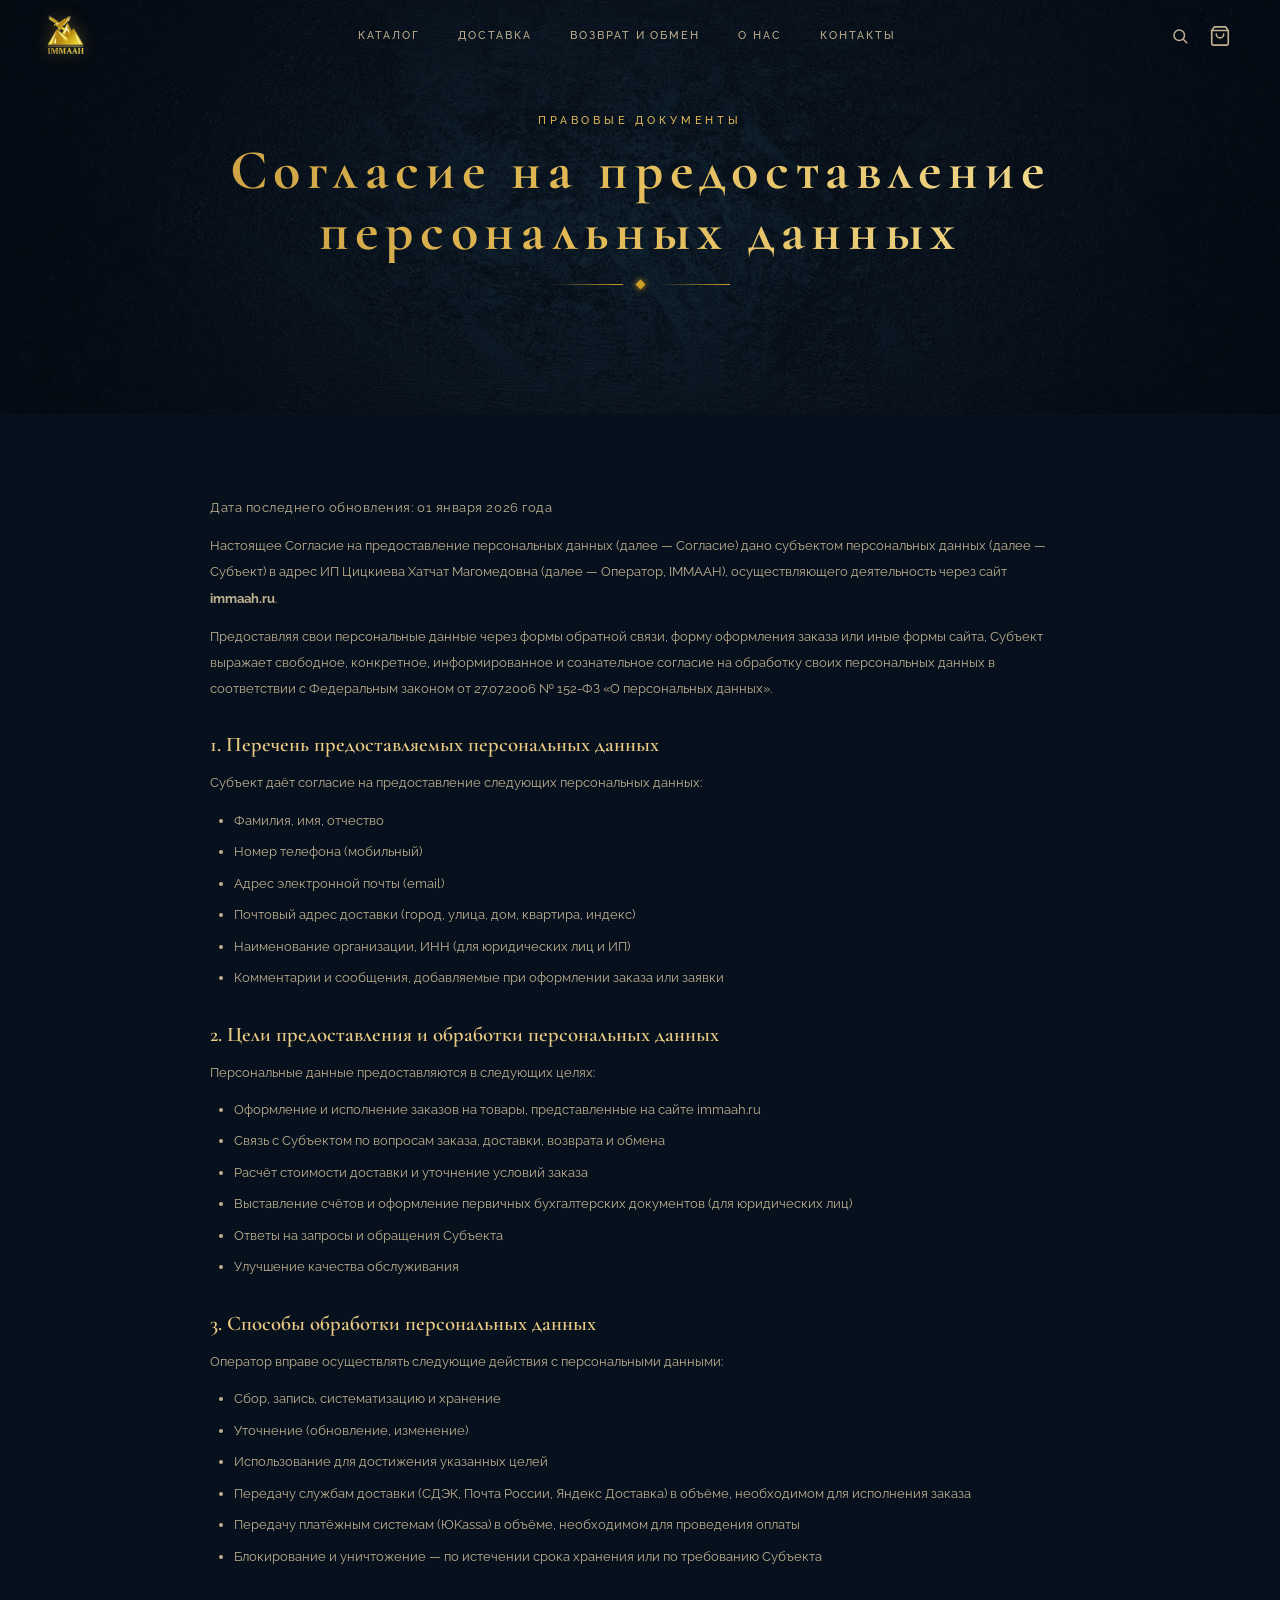
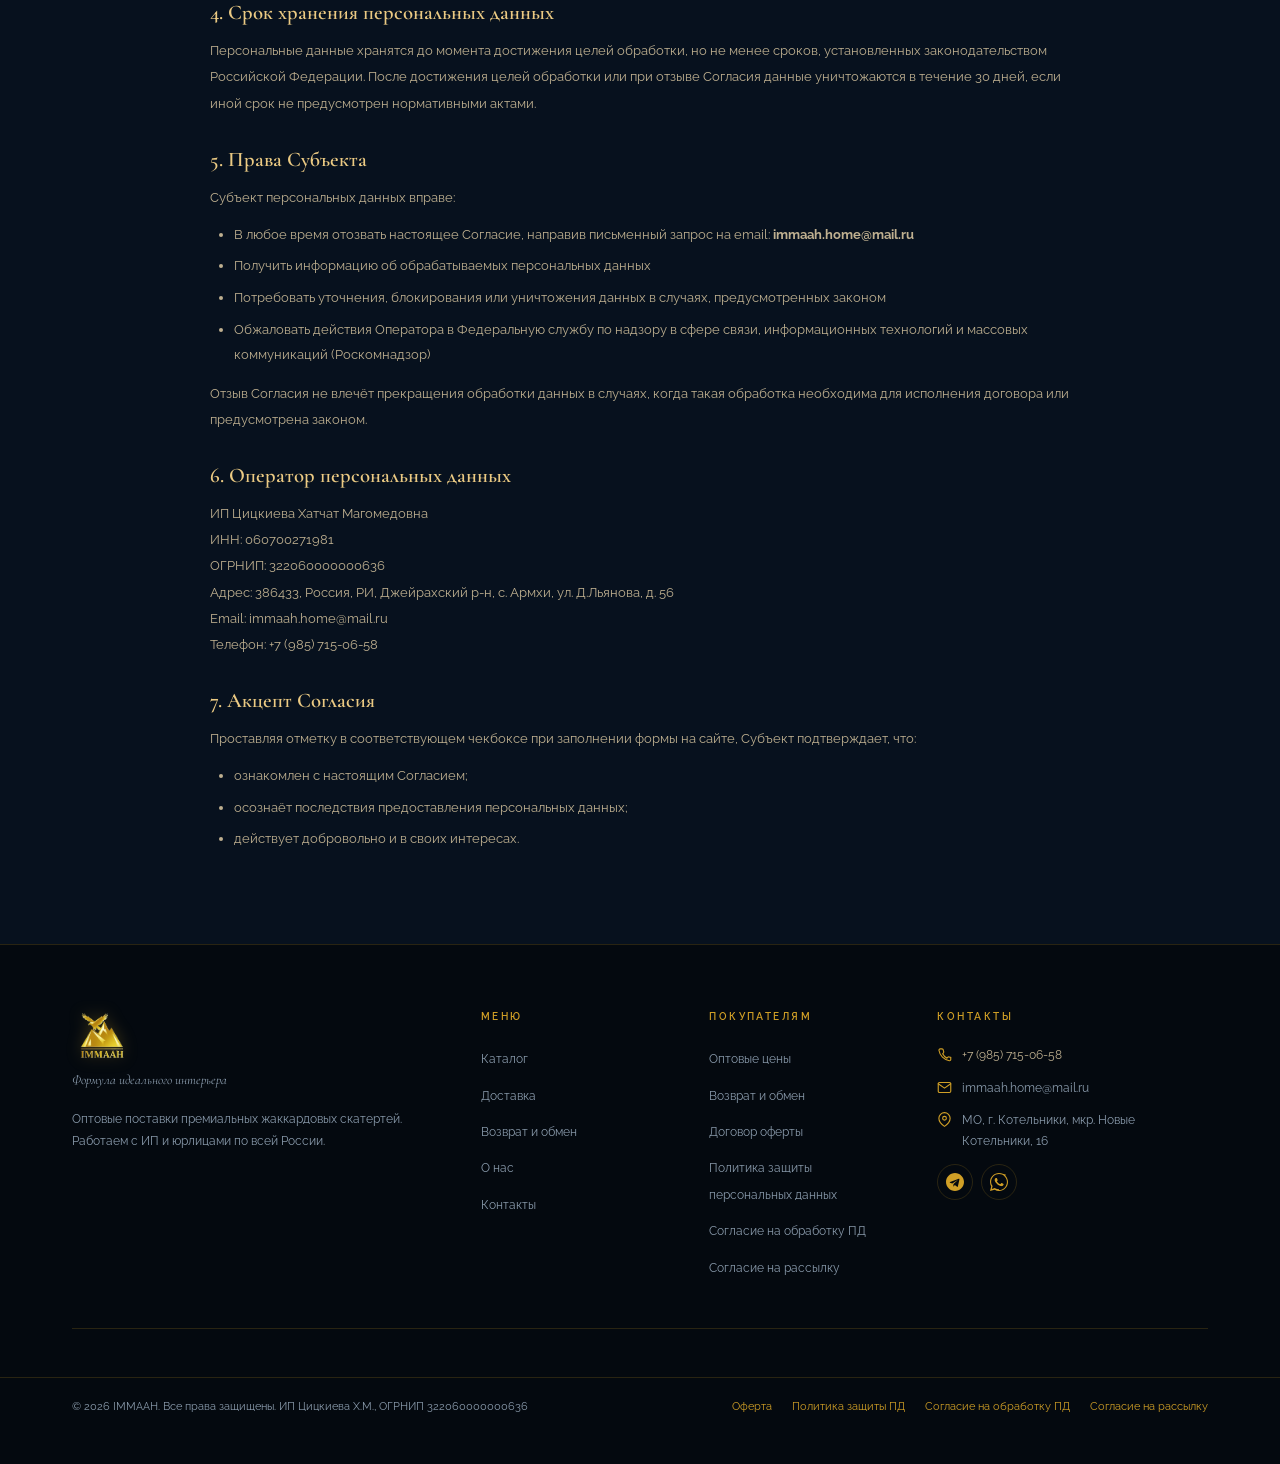
<file: consent-personal-data.html>
<!DOCTYPE html>
<html lang="ru">
<head>
  <meta charset="UTF-8">
  <meta name="viewport" content="width=device-width, initial-scale=1.0">
  <title>Согласие на предоставление персональных данных — IMMAAH</title>
  <link rel="preconnect" href="https://fonts.googleapis.com">
  <link rel="preconnect" href="https://fonts.gstatic.com" crossorigin>
  <link href="https://fonts.googleapis.com/css2?family=Cormorant+Garamond:ital,wght@0,400;0,600;0,700;1,400;1,600&family=Raleway:wght@300;400;500;600;700&display=swap" rel="stylesheet">
  <link rel="stylesheet" href="css/style.css">
</head>
<body>

<header id="header">
  <div class="header-inner">
    <a href="index.html" class="h-logo"><img src="img/logo.png" alt="IMMAAH"></a>
    <nav class="h-nav">
      <a href="catalog.html">Каталог</a>
      <a href="delivery.html">Доставка</a>
      <a href="returns.html">Возврат и обмен</a>
      <a href="about.html">О нас</a>
      <a href="contacts.html">Контакты</a>
    </nav>
    <div style="display:flex;align-items:center;gap:12px">
      <a href="cart.html" class="h-cart" title="Корзина">
        <svg viewBox="0 0 24 24" fill="none" stroke="currentColor" stroke-width="1.8" stroke-linecap="round" stroke-linejoin="round"><path d="M6 2L3 6v14a2 2 0 002 2h14a2 2 0 002-2V6l-3-4z"/><line x1="3" y1="6" x2="21" y2="6"/><path d="M16 10a4 4 0 01-8 0"/></svg>
        <span class="h-cart-badge">0</span>
      </a>
    </div>
  </div>
</header>

<section class="page-hero">
  <div class="ph-content">
    <span class="label">Правовые документы</span>
    <h1 class="ph-title shimmer">Согласие на предоставление персональных данных</h1>
    <div class="divider"><div class="divider-diamond"></div></div>
  </div>
</section>

<main>
<section class="legal-section">
  <div class="container">
    <div class="legal-content fade">
      <p class="legal-updated">Дата последнего обновления: 01 января 2026 года</p>

      <p>Настоящее Согласие на предоставление персональных данных (далее — Согласие) дано субъектом персональных данных (далее — Субъект) в адрес ИП Цицкиева Хатчат Магомедовна (далее — Оператор, IMMAAH), осуществляющего деятельность через сайт <strong>immaah.ru</strong>.</p>

      <p>Предоставляя свои персональные данные через формы обратной связи, форму оформления заказа или иные формы сайта, Субъект выражает свободное, конкретное, информированное и сознательное согласие на обработку своих персональных данных в соответствии с Федеральным законом от 27.07.2006 № 152-ФЗ «О персональных данных».</p>

      <h2>1. Перечень предоставляемых персональных данных</h2>
      <p>Субъект даёт согласие на предоставление следующих персональных данных:</p>
      <ul>
        <li>Фамилия, имя, отчество</li>
        <li>Номер телефона (мобильный)</li>
        <li>Адрес электронной почты (email)</li>
        <li>Почтовый адрес доставки (город, улица, дом, квартира, индекс)</li>
        <li>Наименование организации, ИНН (для юридических лиц и ИП)</li>
        <li>Комментарии и сообщения, добавляемые при оформлении заказа или заявки</li>
      </ul>

      <h2>2. Цели предоставления и обработки персональных данных</h2>
      <p>Персональные данные предоставляются в следующих целях:</p>
      <ul>
        <li>Оформление и исполнение заказов на товары, представленные на сайте immaah.ru</li>
        <li>Связь с Субъектом по вопросам заказа, доставки, возврата и обмена</li>
        <li>Расчёт стоимости доставки и уточнение условий заказа</li>
        <li>Выставление счётов и оформление первичных бухгалтерских документов (для юридических лиц)</li>
        <li>Ответы на запросы и обращения Субъекта</li>
        <li>Улучшение качества обслуживания</li>
      </ul>

      <h2>3. Способы обработки персональных данных</h2>
      <p>Оператор вправе осуществлять следующие действия с персональными данными:</p>
      <ul>
        <li>Сбор, запись, систематизацию и хранение</li>
        <li>Уточнение (обновление, изменение)</li>
        <li>Использование для достижения указанных целей</li>
        <li>Передачу службам доставки (СДЭК, Почта России, Яндекс Доставка) в объёме, необходимом для исполнения заказа</li>
        <li>Передачу платёжным системам (ЮKassa) в объёме, необходимом для проведения оплаты</li>
        <li>Блокирование и уничтожение — по истечении срока хранения или по требованию Субъекта</li>
      </ul>

      <h2>4. Срок хранения персональных данных</h2>
      <p>Персональные данные хранятся до момента достижения целей обработки, но не менее сроков, установленных законодательством Российской Федерации. После достижения целей обработки или при отзыве Согласия данные уничтожаются в течение 30 дней, если иной срок не предусмотрен нормативными актами.</p>

      <h2>5. Права Субъекта</h2>
      <p>Субъект персональных данных вправе:</p>
      <ul>
        <li>В любое время отозвать настоящее Согласие, направив письменный запрос на email: <strong>immaah.home@mail.ru</strong></li>
        <li>Получить информацию об обрабатываемых персональных данных</li>
        <li>Потребовать уточнения, блокирования или уничтожения данных в случаях, предусмотренных законом</li>
        <li>Обжаловать действия Оператора в Федеральную службу по надзору в сфере связи, информационных технологий и массовых коммуникаций (Роскомнадзор)</li>
      </ul>
      <p>Отзыв Согласия не влечёт прекращения обработки данных в случаях, когда такая обработка необходима для исполнения договора или предусмотрена законом.</p>

      <h2>6. Оператор персональных данных</h2>
      <p>
        ИП Цицкиева Хатчат Магомедовна<br>
        ИНН: 060700271981<br>
        ОГРНИП: 322060000000636<br>
        Адрес: 386433, Россия, РИ, Джейрахский р-н, с. Армхи, ул. Д.Льянова, д. 56<br>
        Email: immaah.home@mail.ru<br>
        Телефон: +7 (985) 715-06-58
      </p>

      <h2>7. Акцепт Согласия</h2>
      <p>Проставляя отметку в соответствующем чекбоксе при заполнении формы на сайте, Субъект подтверждает, что:</p>
      <ul>
        <li>ознакомлен с настоящим Согласием;</li>
        <li>осознаёт последствия предоставления персональных данных;</li>
        <li>действует добровольно и в своих интересах.</li>
      </ul>
    </div>
  </div>
</section>
</main>

<footer>
  <div class="container">
    <div class="footer-grid">
      <div class="footer-brand">
        <img src="img/logo.png" alt="IMMAAH" style="height:56px;width:auto;filter:drop-shadow(0 0 8px rgba(210,159,38,.3))">
        <p class="footer-brand-name shimmer" style="display:none"></p>
        <p class="footer-brand-tag">Формула идеального интерьера</p>
        <p class="footer-brand-desc">Оптовые поставки премиальных жаккардовых скатертей. Работаем с ИП и юрлицами по всей России.</p>
      </div>
      <div>
        <p class="footer-col-title">Меню</p>
        <ul class="footer-links">
          <li><a href="catalog.html">Каталог</a></li>
          <li><a href="delivery.html">Доставка</a></li>
          <li><a href="returns.html">Возврат и обмен</a></li>
          <li><a href="about.html">О нас</a></li>
          <li><a href="contacts.html">Контакты</a></li>
        </ul>
      </div>
      <div>
        <p class="footer-col-title">Покупателям</p>
        <ul class="footer-links">
          <li><a href="catalog.html">Оптовые цены</a></li>
          <li><a href="returns.html">Возврат и обмен</a></li>
          <li><a href="offer.html">Договор оферты</a></li>
          <li><a href="privacy.html">Политика защиты персональных данных</a></li>
          <li><a href="consent-personal-data.html">Согласие на обработку ПД</a></li>
          <li><a href="consent-mailing.html">Согласие на рассылку</a></li>
        </ul>
      </div>
      <div>
        <p class="footer-col-title">Контакты</p>
        <div class="contact-row">
          <svg viewBox="0 0 24 24" fill="none" stroke="currentColor" stroke-width="1.8" stroke-linecap="round" stroke-linejoin="round"><path d="M22 16.9v3a2 2 0 01-2.2 2A19.8 19.8 0 013.1 5.2 2 2 0 015 3h3a2 2 0 012 1.7c.1.9.4 1.8.7 2.6a2 2 0 01-.4 2.1L9 10.9a16 16 0 006.9 6.9l1.5-1.5a2 2 0 012.1-.4c.8.3 1.7.6 2.6.7A2 2 0 0122 17Z"/></svg>
          <a href="tel:+79857150658" style="color:var(--text-mid);transition:color .2s" onmouseover="this.style.color='var(--gold-4)'" onmouseout="this.style.color='var(--text-mid)'">+7 (985) 715-06-58</a>
        </div>
        <div class="contact-row">
          <svg viewBox="0 0 24 24" fill="none" stroke="currentColor" stroke-width="1.8" stroke-linecap="round" stroke-linejoin="round"><path d="M4 4h16c1.1 0 2 .9 2 2v12c0 1.1-.9 2-2 2H4c-1.1 0-2-.9-2-2V6c0-1.1.9-2 2-2z"/><polyline points="22,6 12,13 2,6"/></svg>
          <span>immaah.home@mail.ru</span>
        </div>
        <div class="contact-row">
          <svg viewBox="0 0 24 24" fill="none" stroke="currentColor" stroke-width="1.8" stroke-linecap="round" stroke-linejoin="round"><path d="M21 10c0 7-9 13-9 13S3 17 3 10a9 9 0 0118 0z"/><circle cx="12" cy="10" r="3"/></svg>
          <span>МО, г. Котельники, мкр. Новые Котельники, 16</span>
        </div>
        <div class="footer-messengers">
          <a href="https://t.me/+79857150658" class="messenger-btn" target="_blank" title="Telegram"><svg viewBox="0 0 24 24" fill="currentColor"><path d="M12 0C5.37 0 0 5.37 0 12s5.37 12 12 12 12-5.37 12-12S18.63 0 12 0zm5.94 8.2-2.04 9.63c-.15.68-.54.84-1.09.52l-3-2.2-1.44 1.39c-.16.16-.3.3-.6.3l.21-3.03 5.52-4.99c.24-.21-.05-.33-.37-.12l-6.82 4.3-2.94-.92c-.64-.2-.65-.64.13-.95l11.47-4.42c.53-.19 1 .13.77.49z"/></svg></a>
          <a href="https://wa.me/79857150658" class="messenger-btn" target="_blank" title="WhatsApp"><svg viewBox="0 0 24 24" fill="currentColor"><path d="M17.47 14.38c-.29-.15-1.72-.84-1.99-.94-.27-.09-.46-.14-.66.15-.19.29-.75.94-.92 1.13-.17.19-.34.21-.63.07-.29-.15-1.22-.45-2.33-1.43-.86-.77-1.44-1.72-1.61-2.01-.17-.29-.02-.44.13-.59.13-.13.29-.34.44-.51.14-.17.19-.29.29-.48.1-.19.05-.36-.02-.51-.07-.14-.66-1.6-.9-2.19-.24-.58-.47-.5-.66-.51-.17 0-.36-.02-.56-.02-.19 0-.51.07-.77.36-.27.29-1.02 1-1.02 2.43s1.05 2.82 1.19 3.01c.14.2 2.06 3.14 4.99 4.41.7.3 1.24.48 1.67.61.7.22 1.34.19 1.84.12.56-.08 1.72-.71 1.96-1.39.24-.68.24-1.27.17-1.39-.07-.12-.27-.19-.56-.34zm-5.44 7.44h-.02c-1.85 0-3.67-.5-5.26-1.44l-.38-.22-3.93 1.03 1.05-3.83-.25-.39C2.19 15.54 1.5 13.84 1.5 12.01c0-5.8 4.72-10.52 10.54-10.52 2.81 0 5.46 1.1 7.44 3.09 1.99 1.99 3.08 4.64 3.08 7.45 0 5.8-4.72 10.79-10.53 10.79zm8.97-19.76C19.03 2.01 15.57 0 12 0 5.37 0 0 5.37 0 12c0 2.11.55 4.17 1.6 5.97L0 24l6.19-1.62C8 23.44 9.98 24 12 24c6.63 0 12-5.37 12-12 0-3.21-1.25-6.22-3.5-8.47z"/></svg></a>
        </div>
      </div>
    </div>
  </div>

  <div class="footer-bottom">
    <div class="container">
      <span>© 2026 IMMAAH. Все права защищены. ИП Цицкиева Х.М., ОГРНИП 322060000000636</span>
      <div style="display:flex;gap:20px;flex-wrap:wrap">
        <a href="offer.html">Оферта</a>
        <a href="privacy.html">Политика защиты ПД</a>
        <a href="consent-personal-data.html">Согласие на обработку ПД</a>
        <a href="consent-mailing.html">Согласие на рассылку</a>
      </div>
    </div>
  </div>
</footer>

<script src="js/main.js"></script>
</body>
</html>
</file>
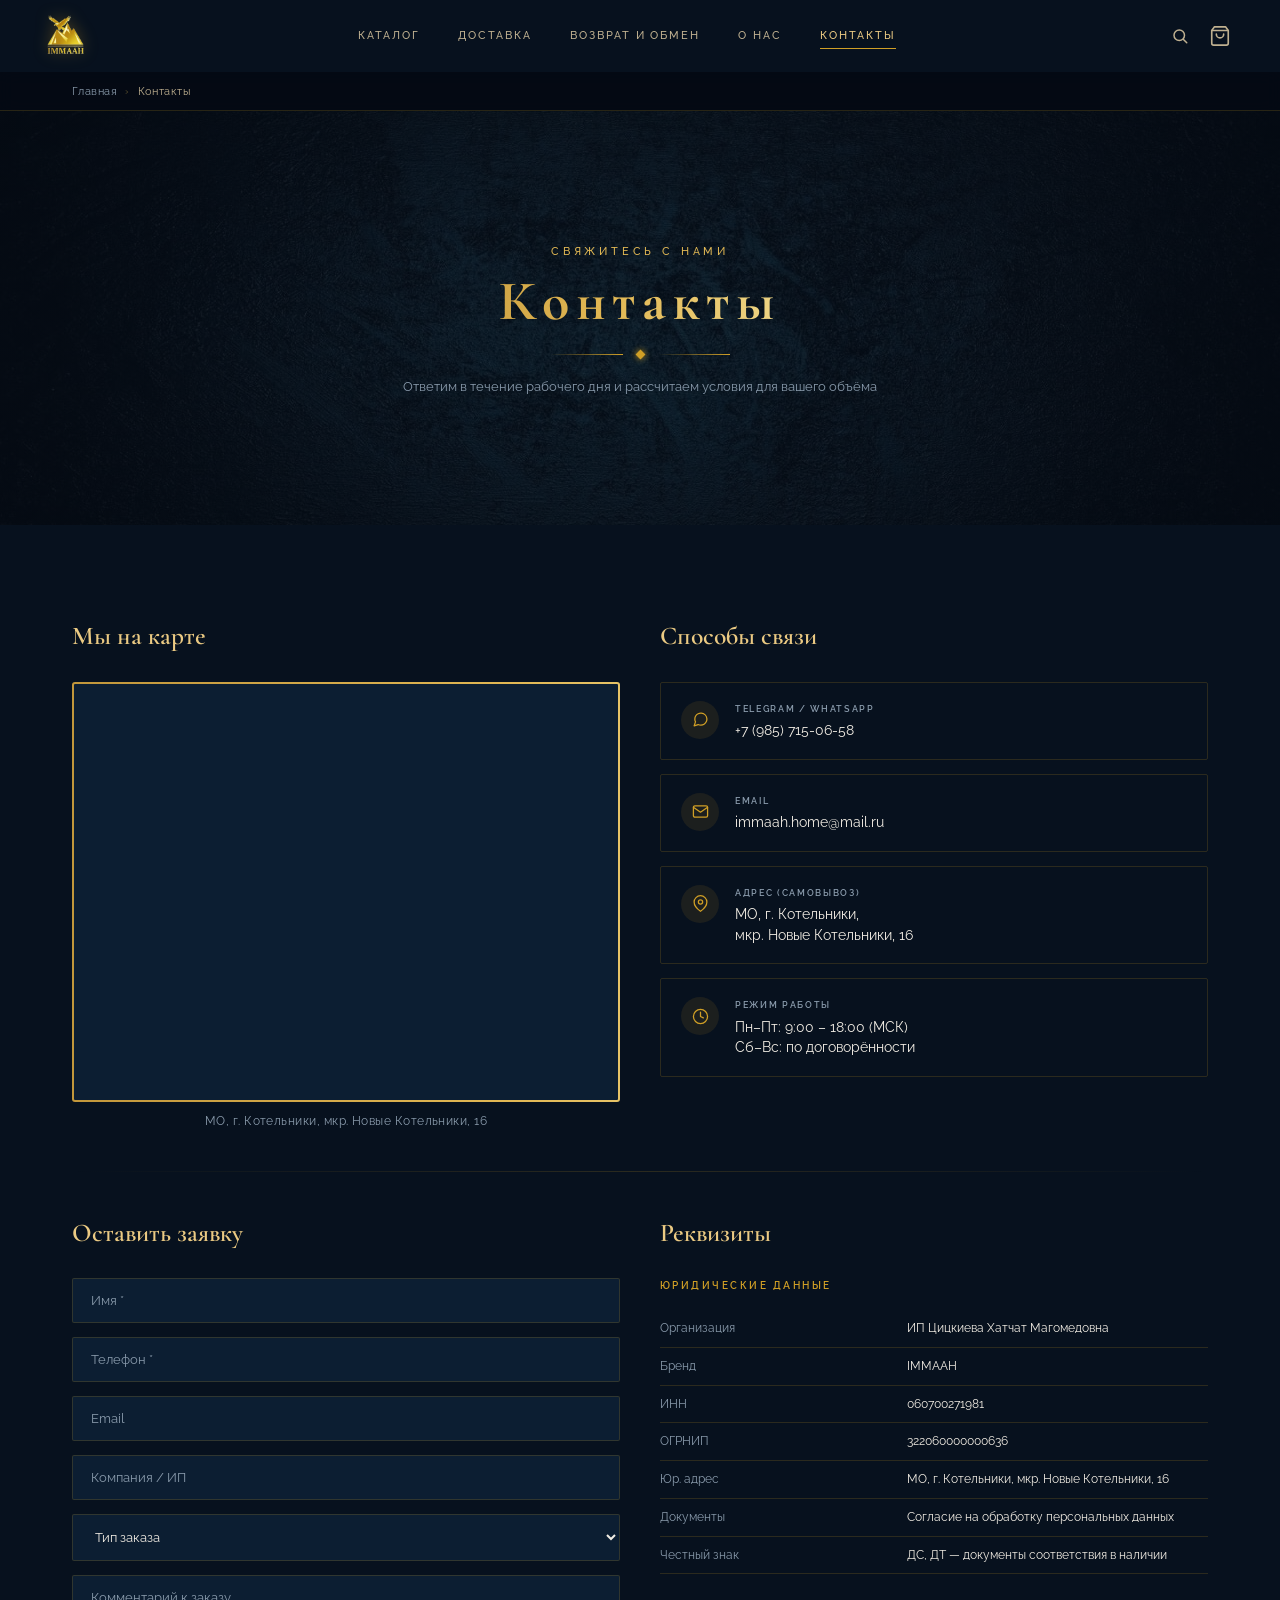
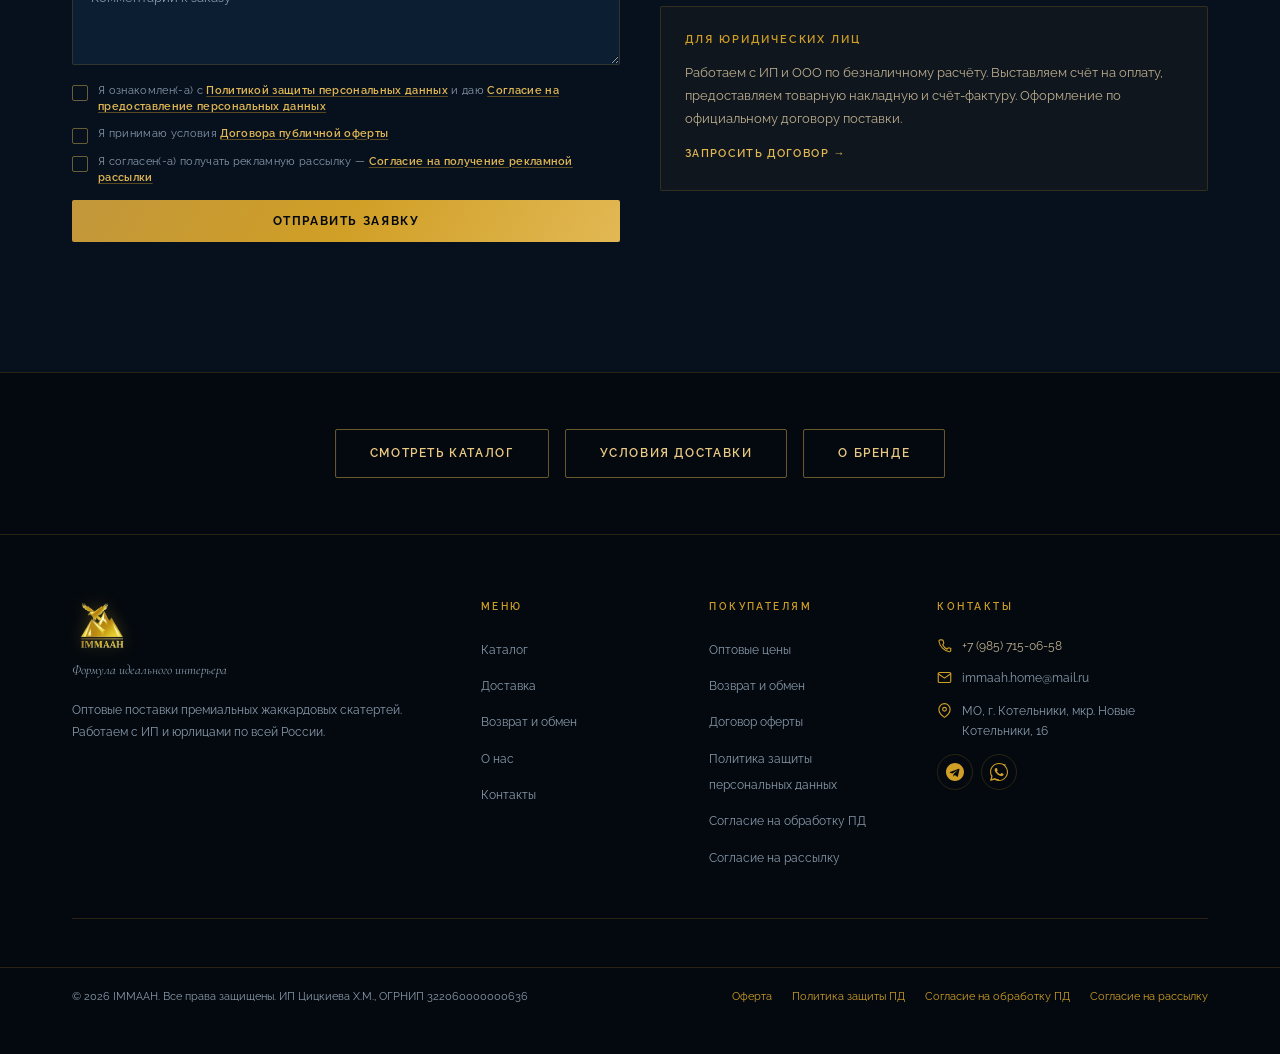
<file: contacts.html>
﻿<!DOCTYPE html>
<html lang="ru">
<head>
  <meta charset="UTF-8">
  <meta name="viewport" content="width=device-width, initial-scale=1.0">
  <title>Контакты — IMMAAH</title>
  <link rel="preconnect" href="https://fonts.googleapis.com">
  <link rel="preconnect" href="https://fonts.gstatic.com" crossorigin>
  <link href="https://fonts.googleapis.com/css2?family=Cormorant+Garamond:ital,wght@0,400;0,600;0,700;1,400;1,600&family=Raleway:wght@300;400;500;600;700&display=swap" rel="stylesheet">
  <link rel="stylesheet" href="css/style.css">
</head>
<body>

<header id="header">
  <div class="header-inner">
    <a href="index.html" class="h-logo">
      <img src="img/logo.png" alt="IMMAAH">
    </a>
    <nav class="h-nav">
      <a href="catalog.html">Каталог</a>
      <a href="delivery.html">Доставка</a>
      <a href="returns.html">Возврат и обмен</a>
      <a href="about.html">О нас</a>
      <a href="contacts.html" class="active">Контакты</a>
    </nav>
    <a href="cart.html" class="h-cart" title="Корзина">
        <svg viewBox="0 0 24 24" fill="none" stroke="currentColor" stroke-width="1.8" stroke-linecap="round" stroke-linejoin="round"><path d="M6 2L3 6v14a2 2 0 002 2h14a2 2 0 002-2V6l-3-4z"/><line x1="3" y1="6" x2="21" y2="6"/><path d="M16 10a4 4 0 01-8 0"/></svg>
        <span class="h-cart-badge">0</span>
      </a>
  </div>
</header>

<!-- Page Hero -->
<div class="bc-bar">
  <div class="container">
    <nav class="breadcrumbs" aria-label="breadcrumb">
    <a href="index.html">Главная</a>
    <span class="bc-sep">›</span>
    <span class="bc-cur">Контакты</span>
  </nav>
  </div>
</div>

<section class="page-hero">
  <div class="ph-content">
    <span class="label">Свяжитесь с нами</span>
    <h1 class="ph-title shimmer">Контакты</h1>
    <div class="divider"><div class="divider-diamond"></div></div>
    <p style="font-size:.82rem;color:var(--text-low);margin-top:8px">Ответим в течение рабочего дня и рассчитаем условия для вашего объёма</p>
  </div>
</section>

<main>
<section class="contacts-section">
  <div class="container">

    <!-- Ряд 1: Карта | Способы связи -->
    <div class="contacts-row fade">

      <!-- Карта -->
      <div>
        <p class="contacts-title">Мы на карте</p>
        <div class="map-frame" style="height:420px">
          <iframe
            src="https://www.openstreetmap.org/export/embed.html?bbox=37.84%2C55.63%2C37.91%2C55.68&layer=mapnik&marker=55.656%2C37.872"
            title="IMMAAH — г. Котельники, Московская область"
            allowfullscreen
            loading="lazy">
          </iframe>
        </div>
        <p style="font-size:.72rem;color:var(--text-low);margin-top:10px;text-align:center;letter-spacing:.04em">
          МО, г. Котельники, мкр. Новые Котельники, 16
        </p>
      </div>

      <!-- Способы связи -->
      <div>
        <p class="contacts-title">Способы связи</p>
        <div class="contact-methods">

          <div class="contact-method">
            <div class="cm-icon">
              <svg viewBox="0 0 24 24" fill="none" stroke="currentColor" stroke-width="1.8" stroke-linecap="round" stroke-linejoin="round">
                <path d="M21 11.5a8.4 8.4 0 01-.9 3.8 8.5 8.5 0 01-7.6 4.7 8.4 8.4 0 01-3.8-.9L3 21l1.9-5.7a8.4 8.4 0 01-.9-3.8 8.5 8.5 0 014.7-7.6 8.4 8.4 0 013.8-.9h.5a8.5 8.5 0 018 8v.5z"/>
              </svg>
            </div>
            <div>
              <p class="cm-label">Telegram / WhatsApp</p>
              <p class="cm-value">+7 (985) 715-06-58</p>
            </div>
          </div>

          <div class="contact-method">
            <div class="cm-icon">
              <svg viewBox="0 0 24 24" fill="none" stroke="currentColor" stroke-width="1.8" stroke-linecap="round" stroke-linejoin="round">
                <path d="M4 4h16c1.1 0 2 .9 2 2v12c0 1.1-.9 2-2 2H4c-1.1 0-2-.9-2-2V6c0-1.1.9-2 2-2z"/>
                <polyline points="22,6 12,13 2,6"/>
              </svg>
            </div>
            <div>
              <p class="cm-label">Email</p>
              <p class="cm-value">immaah.home@mail.ru</p>
            </div>
          </div>

          <div class="contact-method">
            <div class="cm-icon">
              <svg viewBox="0 0 24 24" fill="none" stroke="currentColor" stroke-width="1.8" stroke-linecap="round" stroke-linejoin="round">
                <path d="M21 10c0 7-9 13-9 13S3 17 3 10a9 9 0 0118 0z"/>
                <circle cx="12" cy="10" r="3"/>
              </svg>
            </div>
            <div>
              <p class="cm-label">Адрес (самовывоз)</p>
              <p class="cm-value">МО, г. Котельники,<br>мкр. Новые Котельники, 16</p>
            </div>
          </div>

          <div class="contact-method">
            <div class="cm-icon">
              <svg viewBox="0 0 24 24" fill="none" stroke="currentColor" stroke-width="1.8" stroke-linecap="round" stroke-linejoin="round">
                <circle cx="12" cy="12" r="10"/>
                <polyline points="12 6 12 12 16 14"/>
              </svg>
            </div>
            <div>
              <p class="cm-label">Режим работы</p>
              <p class="cm-value">Пн–Пт: 9:00 – 18:00 (МСК)<br>Сб–Вс: по договорённости</p>
            </div>
          </div>

        </div>
      </div>

    </div>

    <!-- Разделитель -->
    <div style="height:1px;background:linear-gradient(90deg,transparent,var(--b-dim),transparent);margin:8px 0 40px"></div>

    <!-- Ряд 2: Форма | Реквизиты -->
    <div class="contacts-row fade" data-delay="2">

      <!-- Форма -->
      <div>
        <p class="contacts-title">Оставить заявку</p>
        <form class="form-stack" onsubmit="return false">
          <input type="text" placeholder="Имя *" required>
          <input type="tel" placeholder="Телефон *" required>
          <input type="email" placeholder="Email">
          <input type="text" placeholder="Компания / ИП">
          <select>
            <option value="" disabled selected style="color:var(--text-low)">Тип заказа</option>
            <option>Розница</option>
            <option>Опт (от 50 шт)</option>
            <option>Крупный опт (от 1000 шт)</option>
            <option>Уточнить ассортимент</option>
          </select>
          <textarea placeholder="Комментарий к заказу" rows="4"></textarea>
          <div class="consent-checks">
            <label class="consent-check">
              <input type="checkbox" id="cnt-privacy" required>
              <span class="consent-check-label">Я ознакомлен(-а) с <a href="privacy.html" target="_blank">Политикой защиты персональных данных</a> и даю <a href="consent-personal-data.html" target="_blank">Согласие на предоставление персональных данных</a></span>
            </label>
            <label class="consent-check">
              <input type="checkbox" id="cnt-offer" required>
              <span class="consent-check-label">Я принимаю условия <a href="offer.html" target="_blank">Договора публичной оферты</a></span>
            </label>
            <label class="consent-check">
              <input type="checkbox" id="cnt-mailing">
              <span class="consent-check-label">Я согласен(-а) получать рекламную рассылку — <a href="consent-mailing.html" target="_blank">Согласие на получение рекламной рассылки</a></span>
            </label>
          </div>
          <button type="button" class="btn btn-gold" style="width:100%;justify-content:center" onclick="submitContact()">
            Отправить заявку
          </button>
        </form>
      </div>

      <!-- Реквизиты -->
      <div>
        <p class="contacts-title">Реквизиты</p>
        <p class="req-title" style="margin-bottom:16px">Юридические данные</p>
        <table class="req-table">
          <tr>
            <td>Организация</td>
            <td>ИП Цицкиева Хатчат Магомедовна</td>
          </tr>
          <tr>
            <td>Бренд</td>
            <td>IMMAAH</td>
          </tr>
          <tr>
            <td>ИНН</td>
            <td>060700271981</td>
          </tr>
          <tr>
            <td>ОГРНИП</td>
            <td>322060000000636</td>
          </tr>
          <tr>
            <td>Юр. адрес</td>
            <td>МО, г. Котельники, мкр. Новые Котельники, 16</td>
          </tr>
          <tr>
            <td>Документы</td>
            <td>Согласие на обработку персональных данных</td>
          </tr>
          <tr>
            <td>Честный знак</td>
            <td>ДС, ДТ — документы соответствия в наличии</td>
          </tr>
        </table>

        <div style="margin-top:32px;padding:24px;border:1px solid var(--b-dim);border-radius:2px;background:rgba(210,159,38,.04)">
          <p style="font-size:.68rem;font-weight:600;letter-spacing:.18em;text-transform:uppercase;color:var(--gold-2);margin-bottom:12px">Для юридических лиц</p>
          <p style="font-size:.8rem;color:var(--text-mid);line-height:1.8">
            Работаем с ИП и ООО по безналичному расчёту. Выставляем счёт на оплату, предоставляем товарную накладную и счёт-фактуру. Оформление по официальному договору поставки.
          </p>
          <a href="mailto:immaah.home@mail.ru" style="display:inline-block;margin-top:14px;font-size:.7rem;font-weight:600;letter-spacing:.12em;text-transform:uppercase;color:var(--gold-3);text-decoration:none;transition:color .2s">
            Запросить договор →
          </a>
        </div>
      </div>

    </div>

  </div>
</section>

<!-- Quick links -->
<section style="padding:56px 0;background:var(--bg-deep);border-top:1px solid var(--b-dim)">
  <div class="container">
    <div style="display:flex;gap:16px;justify-content:center;flex-wrap:wrap" class="fade">
      <a href="catalog.html" class="btn btn-ghost">Смотреть каталог</a>
      <a href="delivery.html" class="btn btn-ghost">Условия доставки</a>
      <a href="about.html" class="btn btn-ghost">О бренде</a>
    </div>
  </div>
</section>

</main>

<footer>
  <div class="container">
    <div class="footer-grid">
      <div class="footer-brand">
        <img src="img/logo.png" alt="IMMAAH" style="height:56px;width:auto;filter:drop-shadow(0 0 8px rgba(210,159,38,.3))">
        <p class="footer-brand-name shimmer" style="display:none"></p>
        <p class="footer-brand-tag">Формула идеального интерьера</p>
        <p class="footer-brand-desc">Оптовые поставки премиальных жаккардовых скатертей. Работаем с ИП и юрлицами по всей России.</p>
      </div>
      <div>
        <p class="footer-col-title">Меню</p>
        <ul class="footer-links">
          <li><a href="catalog.html">Каталог</a></li>
          <li><a href="delivery.html">Доставка</a></li>
          <li><a href="returns.html">Возврат и обмен</a></li>
          <li><a href="about.html">О нас</a></li>
          <li><a href="contacts.html">Контакты</a></li>
        </ul>
      </div>
      <div>
        <p class="footer-col-title">Покупателям</p>
        <ul class="footer-links">
          <li><a href="catalog.html">Оптовые цены</a></li>
          <li><a href="returns.html">Возврат и обмен</a></li>
          <li><a href="offer.html">Договор оферты</a></li>
          <li><a href="privacy.html">Политика защиты персональных данных</a></li>
          <li><a href="consent-personal-data.html">Согласие на обработку ПД</a></li>
          <li><a href="consent-mailing.html">Согласие на рассылку</a></li>
        </ul>
      </div>
      <div>
        <p class="footer-col-title">Контакты</p>
        <div class="contact-row">
          <svg viewBox="0 0 24 24" fill="none" stroke="currentColor" stroke-width="1.8" stroke-linecap="round" stroke-linejoin="round"><path d="M22 16.9v3a2 2 0 01-2.2 2A19.8 19.8 0 013.1 5.2 2 2 0 015 3h3a2 2 0 012 1.7c.1.9.4 1.8.7 2.6a2 2 0 01-.4 2.1L9 10.9a16 16 0 006.9 6.9l1.5-1.5a2 2 0 012.1-.4c.8.3 1.7.6 2.6.7A2 2 0 0122 17Z"/></svg>
          <a href="tel:+79857150658" style="color:var(--text-mid);transition:color .2s" onmouseover="this.style.color='var(--gold-4)'" onmouseout="this.style.color='var(--text-mid)'">+7 (985) 715-06-58</a>
        </div>
        <div class="contact-row">
          <svg viewBox="0 0 24 24" fill="none" stroke="currentColor" stroke-width="1.8" stroke-linecap="round" stroke-linejoin="round"><path d="M4 4h16c1.1 0 2 .9 2 2v12c0 1.1-.9 2-2 2H4c-1.1 0-2-.9-2-2V6c0-1.1.9-2 2-2z"/><polyline points="22,6 12,13 2,6"/></svg>
          <span>immaah.home@mail.ru</span>
        </div>
        <div class="contact-row">
          <svg viewBox="0 0 24 24" fill="none" stroke="currentColor" stroke-width="1.8" stroke-linecap="round" stroke-linejoin="round"><path d="M21 10c0 7-9 13-9 13S3 17 3 10a9 9 0 0118 0z"/><circle cx="12" cy="10" r="3"/></svg>
          <span>МО, г. Котельники, мкр. Новые Котельники, 16</span>
        </div>
        <div class="footer-messengers">
          <a href="https://t.me/+79857150658" class="messenger-btn" target="_blank" title="Telegram"><svg viewBox="0 0 24 24" fill="currentColor"><path d="M12 0C5.37 0 0 5.37 0 12s5.37 12 12 12 12-5.37 12-12S18.63 0 12 0zm5.94 8.2-2.04 9.63c-.15.68-.54.84-1.09.52l-3-2.2-1.44 1.39c-.16.16-.3.3-.6.3l.21-3.03 5.52-4.99c.24-.21-.05-.33-.37-.12l-6.82 4.3-2.94-.92c-.64-.2-.65-.64.13-.95l11.47-4.42c.53-.19 1 .13.77.49z"/></svg></a>
          <a href="https://wa.me/79857150658" class="messenger-btn" target="_blank" title="WhatsApp"><svg viewBox="0 0 24 24" fill="currentColor"><path d="M17.47 14.38c-.29-.15-1.72-.84-1.99-.94-.27-.09-.46-.14-.66.15-.19.29-.75.94-.92 1.13-.17.19-.34.21-.63.07-.29-.15-1.22-.45-2.33-1.43-.86-.77-1.44-1.72-1.61-2.01-.17-.29-.02-.44.13-.59.13-.13.29-.34.44-.51.14-.17.19-.29.29-.48.1-.19.05-.36-.02-.51-.07-.14-.66-1.6-.9-2.19-.24-.58-.47-.5-.66-.51-.17 0-.36-.02-.56-.02-.19 0-.51.07-.77.36-.27.29-1.02 1-1.02 2.43s1.05 2.82 1.19 3.01c.14.2 2.06 3.14 4.99 4.41.7.3 1.24.48 1.67.61.7.22 1.34.19 1.84.12.56-.08 1.72-.71 1.96-1.39.24-.68.24-1.27.17-1.39-.07-.12-.27-.19-.56-.34zm-5.44 7.44h-.02c-1.85 0-3.67-.5-5.26-1.44l-.38-.22-3.93 1.03 1.05-3.83-.25-.39C2.19 15.54 1.5 13.84 1.5 12.01c0-5.8 4.72-10.52 10.54-10.52 2.81 0 5.46 1.1 7.44 3.09 1.99 1.99 3.08 4.64 3.08 7.45 0 5.8-4.72 10.79-10.53 10.79zm8.97-19.76C19.03 2.01 15.57 0 12 0 5.37 0 0 5.37 0 12c0 2.11.55 4.17 1.6 5.97L0 24l6.19-1.62C8 23.44 9.98 24 12 24c6.63 0 12-5.37 12-12 0-3.21-1.25-6.22-3.5-8.47z"/></svg></a>
        </div>
      </div>
    </div>
  </div>

  <div class="footer-bottom">
    <div class="container">
      <span>© 2026 IMMAAH. Все права защищены. ИП Цицкиева Х.М., ОГРНИП 322060000000636</span>
      <div style="display:flex;gap:20px;flex-wrap:wrap">
        <a href="offer.html">Оферта</a>
        <a href="privacy.html">Политика защиты ПД</a>
        <a href="consent-personal-data.html">Согласие на обработку ПД</a>
        <a href="consent-mailing.html">Согласие на рассылку</a>
      </div>
    </div>
  </div>
</footer>

<script src="js/main.js"></script>
<script>
function submitContact() {
  var ids = ['cnt-privacy', 'cnt-offer'];
  var labels = ['Политика защиты персональных данных и Согласие на предоставление персональных данных', 'Договор публичной оферты'];
  for (var i = 0; i < ids.length; i++) {
    if (!document.getElementById(ids[i]).checked) {
      document.getElementById(ids[i]).focus();
      alert('Необходимо подтвердить: ' + labels[i]);
      return;
    }
  }
  alert('Заявка отправлена! Мы свяжемся с вами в течение рабочего дня.');
}
</script>
</body>
</html>
</file>
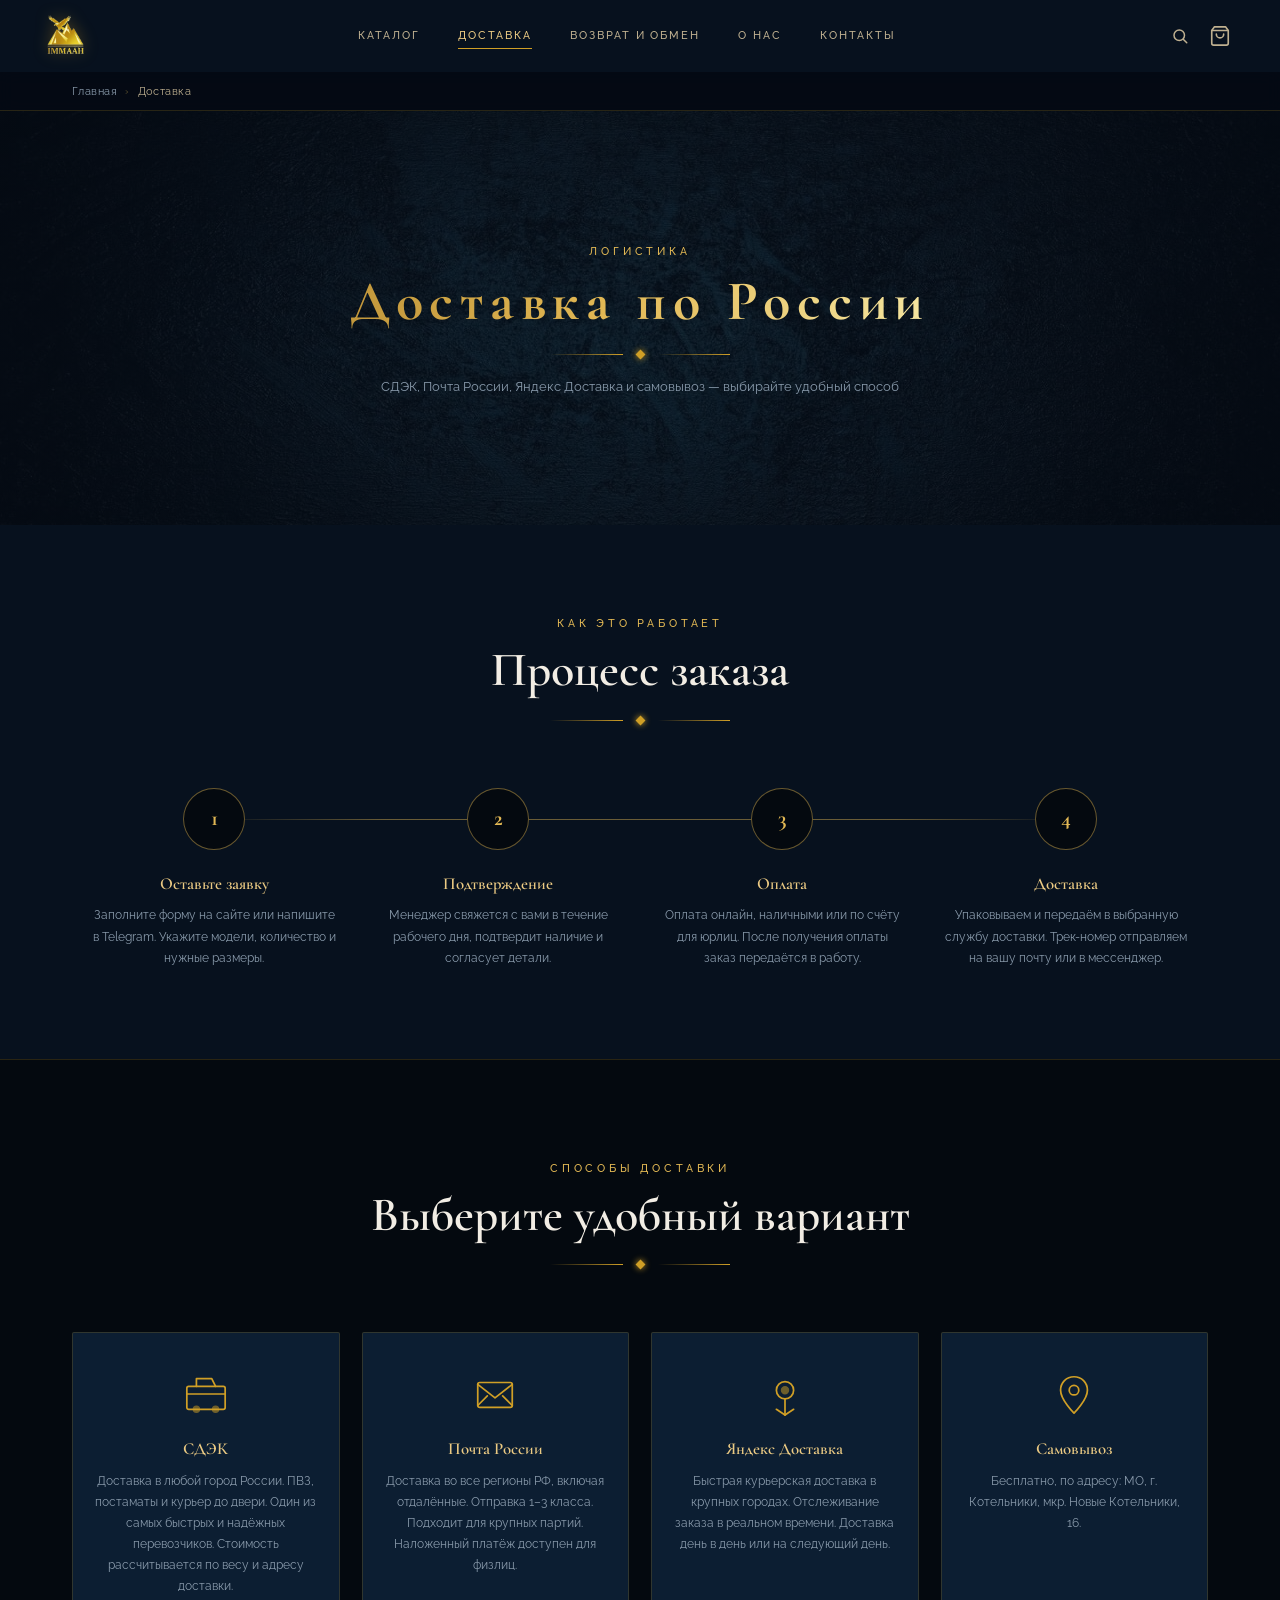
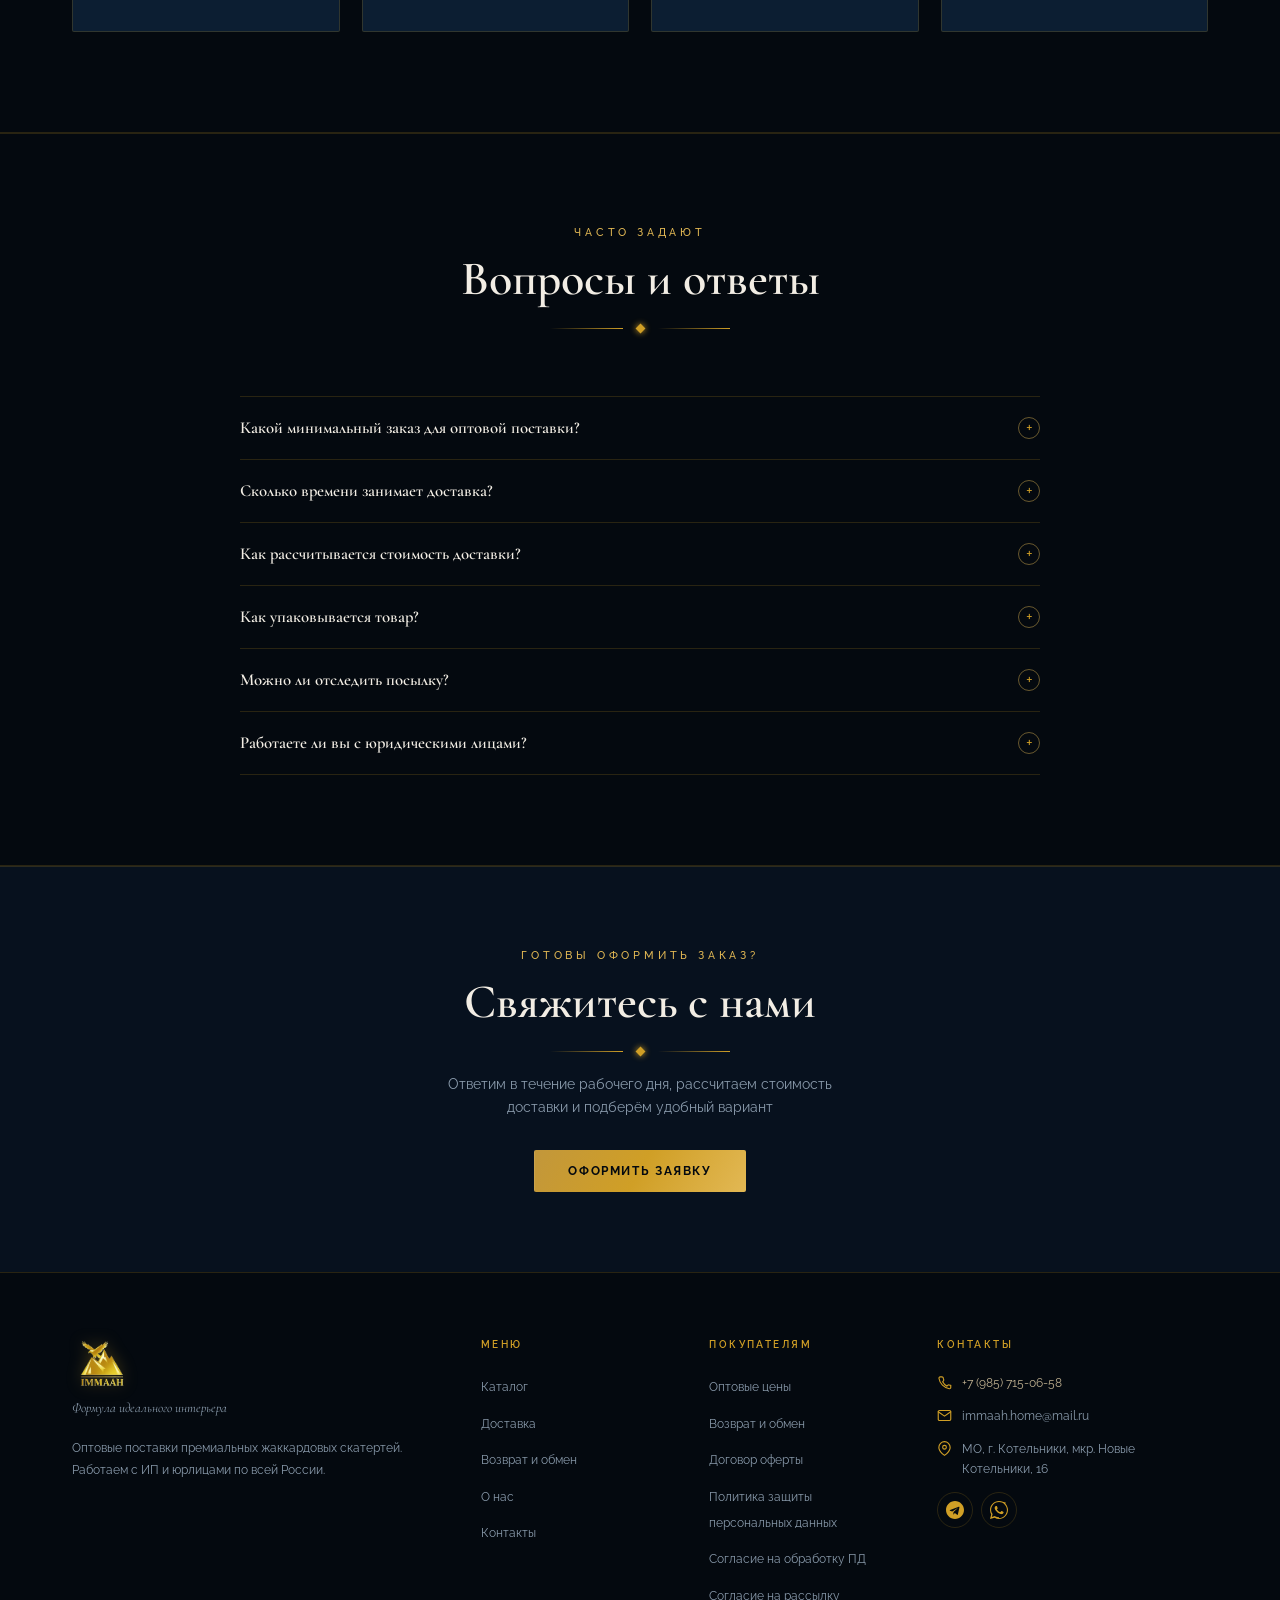
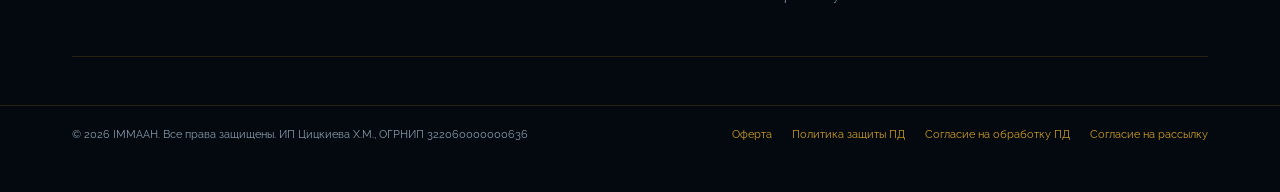
<file: delivery.html>
﻿<!DOCTYPE html>
<html lang="ru">
<head>
  <meta charset="UTF-8">
  <meta name="viewport" content="width=device-width, initial-scale=1.0">
  <title>Доставка — IMMAAH</title>
  <link rel="preconnect" href="https://fonts.googleapis.com">
  <link rel="preconnect" href="https://fonts.gstatic.com" crossorigin>
  <link href="https://fonts.googleapis.com/css2?family=Cormorant+Garamond:ital,wght@0,400;0,600;0,700;1,400;1,600&family=Raleway:wght@300;400;500;600;700&display=swap" rel="stylesheet">
  <link rel="stylesheet" href="css/style.css">
</head>
<body>

<header id="header">
  <div class="header-inner">
    <a href="index.html" class="h-logo">
      <img src="img/logo.png" alt="IMMAAH">
    </a>
    <nav class="h-nav">
      <a href="catalog.html">Каталог</a>
      <a href="delivery.html" class="active">Доставка</a>
      <a href="returns.html">Возврат и обмен</a>
      <a href="about.html">О нас</a>
      <a href="contacts.html">Контакты</a>
    </nav>
    <a href="cart.html" class="h-cart" title="Корзина">
        <svg viewBox="0 0 24 24" fill="none" stroke="currentColor" stroke-width="1.8" stroke-linecap="round" stroke-linejoin="round"><path d="M6 2L3 6v14a2 2 0 002 2h14a2 2 0 002-2V6l-3-4z"/><line x1="3" y1="6" x2="21" y2="6"/><path d="M16 10a4 4 0 01-8 0"/></svg>
        <span class="h-cart-badge">0</span>
      </a>
  </div>
</header>

<!-- Page Hero -->
<div class="bc-bar">
  <div class="container">
    <nav class="breadcrumbs" aria-label="breadcrumb">
    <a href="index.html">Главная</a>
    <span class="bc-sep">›</span>
    <span class="bc-cur">Доставка</span>
  </nav>
  </div>
</div>

<section class="page-hero">
  <div class="ph-content">
    <span class="label">Логистика</span>
    <h1 class="ph-title shimmer">Доставка по России</h1>
    <div class="divider"><div class="divider-diamond"></div></div>
    <p style="font-size:.82rem;color:var(--text-low);margin-top:8px">СДЭК, Почта России, Яндекс Доставка и самовывоз — выбирайте удобный способ</p>
  </div>
</section>

<main>
<!-- Process Steps -->
<section class="process">
  <div class="container">
    <div class="section-head fade">
      <span class="label">Как это работает</span>
      <h2>Процесс заказа</h2>
      <div class="divider"><div class="divider-diamond"></div></div>
    </div>
    <div class="process-steps">
      <div class="process-step fade" data-delay="1">
        <div class="step-num">1</div>
        <p class="step-title">Оставьте заявку</p>
        <p class="step-desc">Заполните форму на сайте или напишите в Telegram. Укажите модели, количество и нужные размеры.</p>
      </div>
      <div class="process-step fade" data-delay="2">
        <div class="step-num">2</div>
        <p class="step-title">Подтверждение</p>
        <p class="step-desc">Менеджер свяжется с вами в течение рабочего дня, подтвердит наличие и согласует детали.</p>
      </div>
      <div class="process-step fade" data-delay="3">
        <div class="step-num">3</div>
        <p class="step-title">Оплата</p>
        <p class="step-desc">Оплата онлайн, наличными или по счёту для юрлиц. После получения оплаты заказ передаётся в работу.</p>
      </div>
      <div class="process-step fade" data-delay="4">
        <div class="step-num">4</div>
        <p class="step-title">Доставка</p>
        <p class="step-desc">Упаковываем и передаём в выбранную службу доставки. Трек-номер отправляем на вашу почту или в мессенджер.</p>
      </div>
    </div>
  </div>
</section>

<!-- Delivery Methods -->
<section class="delivery" style="border-top:1px solid var(--b-dim)">
  <div class="container">
    <div class="section-head fade">
      <span class="label">Способы доставки</span>
      <h2>Выберите удобный вариант</h2>
      <div class="divider"><div class="divider-diamond"></div></div>
    </div>
    <div class="delivery-grid">

      <div class="del-card fade" data-delay="1">
        <div class="del-icon">
          <svg viewBox="0 0 48 48" fill="none" stroke="currentColor" stroke-width="1.8" stroke-linecap="round" stroke-linejoin="round">
            <rect x="4" y="16" width="40" height="24" rx="2"/>
            <path d="M4 24 L44 24"/>
            <path d="M14 16 L14 8 L30 8 L34 16"/>
            <circle cx="14" cy="40" r="3" fill="currentColor" opacity=".5"/>
            <circle cx="34" cy="40" r="3" fill="currentColor" opacity=".5"/>
          </svg>
        </div>
        <p class="del-name">СДЭК</p>
        <p class="del-desc">Доставка в любой город России. ПВЗ, постаматы и курьер до двери. Один из самых быстрых и надёжных перевозчиков. Стоимость рассчитывается по весу и адресу доставки.</p>
      </div>

      <div class="del-card fade" data-delay="2">
        <div class="del-icon">
          <svg viewBox="0 0 48 48" fill="none" stroke="currentColor" stroke-width="1.8" stroke-linecap="round" stroke-linejoin="round">
            <rect x="6" y="12" width="36" height="26" rx="2"/>
            <path d="M6 14 L24 28 L42 14"/>
            <line x1="6" y1="36" x2="16" y2="26"/>
            <line x1="42" y1="36" x2="32" y2="26"/>
          </svg>
        </div>
        <p class="del-name">Почта России</p>
        <p class="del-desc">Доставка во все регионы РФ, включая отдалённые. Отправка 1–3 класса. Подходит для крупных партий. Наложенный платёж доступен для физлиц.</p>
      </div>

      <div class="del-card fade" data-delay="3">
        <div class="del-icon">
          <svg viewBox="0 0 48 48" fill="none" stroke="currentColor" stroke-width="1.8" stroke-linecap="round" stroke-linejoin="round">
            <circle cx="24" cy="20" r="9"/>
            <path d="M24 29 L24 46"/>
            <path d="M15 40 L24 46 L33 40"/>
            <circle cx="24" cy="20" r="3.5" fill="currentColor" opacity=".5"/>
          </svg>
        </div>
        <p class="del-name">Яндекс Доставка</p>
        <p class="del-desc">Быстрая курьерская доставка в крупных городах. Отслеживание заказа в реальном времени. Доставка день в день или на следующий день.</p>
      </div>

      <div class="del-card fade" data-delay="4">
        <div class="del-icon">
          <svg viewBox="0 0 48 48" fill="none" stroke="currentColor" stroke-width="1.8" stroke-linecap="round" stroke-linejoin="round">
            <path d="M24 6 C16 6 10 12 10 20 C10 30 24 44 24 44 C24 44 38 30 38 20 C38 12 32 6 24 6Z"/>
            <circle cx="24" cy="20" r="5"/>
          </svg>
        </div>
        <p class="del-name">Самовывоз</p>
        <p class="del-desc">Бесплатно, по адресу: МО, г. Котельники, мкр. Новые Котельники, 16.</p>
      </div>

    </div>
  </div>
</section>

<!-- FAQ -->
<section class="faq-section">
  <div class="container">
    <div class="section-head fade">
      <span class="label">Часто задают</span>
      <h2>Вопросы и ответы</h2>
      <div class="divider"><div class="divider-diamond"></div></div>
    </div>
    <div class="faq-list fade">

      <div class="faq-item">
        <div class="faq-q">
          <span class="faq-q-text">Какой минимальный заказ для оптовой поставки?</span>
          <span class="faq-icon">+</span>
        </div>
        <div class="faq-a">
          <p class="faq-a-inner">Минимальный заказ — от 50 штук. При заказе от 1 001 шт. и от 5 001 шт. действуют более выгодные ценовые уровни. Ознакомиться с полной таблицей цен можно в разделе «Каталог».</p>
        </div>
      </div>

      <div class="faq-item">
        <div class="faq-q">
          <span class="faq-q-text">Сколько времени занимает доставка?</span>
          <span class="faq-icon">+</span>
        </div>
        <div class="faq-a">
          <p class="faq-a-inner">СДЭК — 2–7 рабочих дней в зависимости от региона. Почта России — 5–14 дней. Яндекс Доставка — 1–2 дня (крупные города). Самовывоз — в течение 1 рабочего дня после оплаты.</p>
        </div>
      </div>

      <div class="faq-item">
        <div class="faq-q">
          <span class="faq-q-text">Как рассчитывается стоимость доставки?</span>
          <span class="faq-icon">+</span>
        </div>
        <div class="faq-a">
          <p class="faq-a-inner">Стоимость рассчитывается по весу, объёму и адресу доставки. Точная сумма озвучивается менеджером при подтверждении заказа. При крупных партиях (от 5 000 шт.) возможно согласование специальных условий по логистике.</p>
        </div>
      </div>

      <div class="faq-item">
        <div class="faq-q">
          <span class="faq-q-text">Как упаковывается товар?</span>
          <span class="faq-icon">+</span>
        </div>
        <div class="faq-a">
          <p class="faq-a-inner">Каждая скатерть складывается и упаковывается в полиэтиленовый пакет. Партии укладываются в картонные коробки с маркировкой. Упаковка обеспечивает сохранность товара при транспортировке.</p>
        </div>
      </div>

      <div class="faq-item">
        <div class="faq-q">
          <span class="faq-q-text">Можно ли отследить посылку?</span>
          <span class="faq-icon">+</span>
        </div>
        <div class="faq-a">
          <p class="faq-a-inner">Да. После отправки мы передаём трек-номер на вашу почту или в мессенджер. Отслеживание доступно на сайтах СДЭК, Почты России или Яндекс Доставки.</p>
        </div>
      </div>

      <div class="faq-item">
        <div class="faq-q">
          <span class="faq-q-text">Работаете ли вы с юридическими лицами?</span>
          <span class="faq-icon">+</span>
        </div>
        <div class="faq-a">
          <p class="faq-a-inner">Да. Работаем с ИП и ООО по безналичному расчёту, выставляем счёт и предоставляем закрывающие документы. Для оформления заказа от юрлица свяжитесь с менеджером через раздел «Контакты».</p>
        </div>
      </div>

    </div>
  </div>
</section>

<!-- CTA -->
<section style="padding:80px 0;background:var(--bg-main);text-align:center;border-top:1px solid var(--b-dim)">
  <div class="container">
    <div class="fade">
      <span class="label">Готовы оформить заказ?</span>
      <h2 style="margin-bottom:16px">Свяжитесь с нами</h2>
      <div class="divider"><div class="divider-diamond"></div></div>
      <p style="font-size:.85rem;color:var(--text-low);margin:16px auto 32px;max-width:440px">Ответим в течение рабочего дня, рассчитаем стоимость доставки и подберём удобный вариант</p>
      <button onclick="openLeadModal()" class="btn btn-gold">Оформить заявку</button>
    </div>
  </div>
</section>

</main>

<footer>
  <div class="container">
    <div class="footer-grid">
      <div class="footer-brand">
        <img src="img/logo.png" alt="IMMAAH" style="height:56px;width:auto;filter:drop-shadow(0 0 8px rgba(210,159,38,.3))">
        <p class="footer-brand-name shimmer" style="display:none"></p>
        <p class="footer-brand-tag">Формула идеального интерьера</p>
        <p class="footer-brand-desc">Оптовые поставки премиальных жаккардовых скатертей. Работаем с ИП и юрлицами по всей России.</p>
      </div>
      <div>
        <p class="footer-col-title">Меню</p>
        <ul class="footer-links">
          <li><a href="catalog.html">Каталог</a></li>
          <li><a href="delivery.html">Доставка</a></li>
          <li><a href="returns.html">Возврат и обмен</a></li>
          <li><a href="about.html">О нас</a></li>
          <li><a href="contacts.html">Контакты</a></li>
        </ul>
      </div>
      <div>
        <p class="footer-col-title">Покупателям</p>
        <ul class="footer-links">
          <li><a href="catalog.html">Оптовые цены</a></li>
          <li><a href="returns.html">Возврат и обмен</a></li>
          <li><a href="offer.html">Договор оферты</a></li>
          <li><a href="privacy.html">Политика защиты персональных данных</a></li>
          <li><a href="consent-personal-data.html">Согласие на обработку ПД</a></li>
          <li><a href="consent-mailing.html">Согласие на рассылку</a></li>
        </ul>
      </div>
      <div>
        <p class="footer-col-title">Контакты</p>
        <div class="contact-row">
          <svg viewBox="0 0 24 24" fill="none" stroke="currentColor" stroke-width="1.8" stroke-linecap="round" stroke-linejoin="round"><path d="M22 16.9v3a2 2 0 01-2.2 2A19.8 19.8 0 013.1 5.2 2 2 0 015 3h3a2 2 0 012 1.7c.1.9.4 1.8.7 2.6a2 2 0 01-.4 2.1L9 10.9a16 16 0 006.9 6.9l1.5-1.5a2 2 0 012.1-.4c.8.3 1.7.6 2.6.7A2 2 0 0122 17Z"/></svg>
          <a href="tel:+79857150658" style="color:var(--text-mid);transition:color .2s" onmouseover="this.style.color='var(--gold-4)'" onmouseout="this.style.color='var(--text-mid)'">+7 (985) 715-06-58</a>
        </div>
        <div class="contact-row">
          <svg viewBox="0 0 24 24" fill="none" stroke="currentColor" stroke-width="1.8" stroke-linecap="round" stroke-linejoin="round"><path d="M4 4h16c1.1 0 2 .9 2 2v12c0 1.1-.9 2-2 2H4c-1.1 0-2-.9-2-2V6c0-1.1.9-2 2-2z"/><polyline points="22,6 12,13 2,6"/></svg>
          <span>immaah.home@mail.ru</span>
        </div>
        <div class="contact-row">
          <svg viewBox="0 0 24 24" fill="none" stroke="currentColor" stroke-width="1.8" stroke-linecap="round" stroke-linejoin="round"><path d="M21 10c0 7-9 13-9 13S3 17 3 10a9 9 0 0118 0z"/><circle cx="12" cy="10" r="3"/></svg>
          <span>МО, г. Котельники, мкр. Новые Котельники, 16</span>
        </div>
        <div class="footer-messengers">
          <a href="https://t.me/+79857150658" class="messenger-btn" target="_blank" title="Telegram"><svg viewBox="0 0 24 24" fill="currentColor"><path d="M12 0C5.37 0 0 5.37 0 12s5.37 12 12 12 12-5.37 12-12S18.63 0 12 0zm5.94 8.2-2.04 9.63c-.15.68-.54.84-1.09.52l-3-2.2-1.44 1.39c-.16.16-.3.3-.6.3l.21-3.03 5.52-4.99c.24-.21-.05-.33-.37-.12l-6.82 4.3-2.94-.92c-.64-.2-.65-.64.13-.95l11.47-4.42c.53-.19 1 .13.77.49z"/></svg></a>
          <a href="https://wa.me/79857150658" class="messenger-btn" target="_blank" title="WhatsApp"><svg viewBox="0 0 24 24" fill="currentColor"><path d="M17.47 14.38c-.29-.15-1.72-.84-1.99-.94-.27-.09-.46-.14-.66.15-.19.29-.75.94-.92 1.13-.17.19-.34.21-.63.07-.29-.15-1.22-.45-2.33-1.43-.86-.77-1.44-1.72-1.61-2.01-.17-.29-.02-.44.13-.59.13-.13.29-.34.44-.51.14-.17.19-.29.29-.48.1-.19.05-.36-.02-.51-.07-.14-.66-1.6-.9-2.19-.24-.58-.47-.5-.66-.51-.17 0-.36-.02-.56-.02-.19 0-.51.07-.77.36-.27.29-1.02 1-1.02 2.43s1.05 2.82 1.19 3.01c.14.2 2.06 3.14 4.99 4.41.7.3 1.24.48 1.67.61.7.22 1.34.19 1.84.12.56-.08 1.72-.71 1.96-1.39.24-.68.24-1.27.17-1.39-.07-.12-.27-.19-.56-.34zm-5.44 7.44h-.02c-1.85 0-3.67-.5-5.26-1.44l-.38-.22-3.93 1.03 1.05-3.83-.25-.39C2.19 15.54 1.5 13.84 1.5 12.01c0-5.8 4.72-10.52 10.54-10.52 2.81 0 5.46 1.1 7.44 3.09 1.99 1.99 3.08 4.64 3.08 7.45 0 5.8-4.72 10.79-10.53 10.79zm8.97-19.76C19.03 2.01 15.57 0 12 0 5.37 0 0 5.37 0 12c0 2.11.55 4.17 1.6 5.97L0 24l6.19-1.62C8 23.44 9.98 24 12 24c6.63 0 12-5.37 12-12 0-3.21-1.25-6.22-3.5-8.47z"/></svg></a>
        </div>
      </div>
    </div>
  </div>

  <div class="footer-bottom">
    <div class="container">
      <span>© 2026 IMMAAH. Все права защищены. ИП Цицкиева Х.М., ОГРНИП 322060000000636</span>
      <div style="display:flex;gap:20px;flex-wrap:wrap">
        <a href="offer.html">Оферта</a>
        <a href="privacy.html">Политика защиты ПД</a>
        <a href="consent-personal-data.html">Согласие на обработку ПД</a>
        <a href="consent-mailing.html">Согласие на рассылку</a>
      </div>
    </div>
  </div>
</footer>

<script src="js/main.js"></script>

<div id="lead-modal" class="modal-overlay" onclick="if(event.target===this)closeLeadModal()">
  <div class="modal-box">
    <button class="modal-close" onclick="closeLeadModal()" aria-label="Закрыть">
      <svg viewBox="0 0 24 24" fill="none" stroke="currentColor" stroke-width="2" stroke-linecap="round" stroke-linejoin="round"><line x1="18" y1="6" x2="6" y2="18"/><line x1="6" y1="6" x2="18" y2="18"/></svg>
    </button>
    <p class="modal-title">Оставить заявку</p>
    <div class="divider" style="margin:12px auto 20px"><div class="divider-diamond"></div></div>
    <form class="form-stack" id="lead-form" onsubmit="return false">
      <input type="text" placeholder="Имя *" required>
      <input type="tel" placeholder="Телефон *" required>
      <input type="email" placeholder="Email">
      <input type="text" placeholder="Компания / ИП">
      <textarea placeholder="Комментарий к заявке" rows="3"></textarea>
      <div class="consent-checks">
        <label class="consent-check">
          <input type="checkbox" id="lf-privacy" required>
          <span class="consent-check-label">Я ознакомлен(-а) с <a href="privacy.html" target="_blank">Политикой защиты персональных данных</a> и даю <a href="consent-personal-data.html" target="_blank">Согласие на предоставление персональных данных</a></span>
        </label>
        <label class="consent-check">
          <input type="checkbox" id="lf-offer" required>
          <span class="consent-check-label">Я принимаю условия <a href="offer.html" target="_blank">Договора публичной оферты</a></span>
        </label>
        <label class="consent-check">
          <input type="checkbox" id="lf-mailing">
          <span class="consent-check-label">Я согласен(-а) получать рекламную рассылку — <a href="consent-mailing.html" target="_blank">Согласие на получение рекламной рассылки</a></span>
        </label>
      </div>
      <button type="button" class="btn btn-gold" style="width:100%;justify-content:center" onclick="submitLeadForm()">Отправить заявку</button>
    </form>
  </div>
</div>
</body>
</html>
</file>
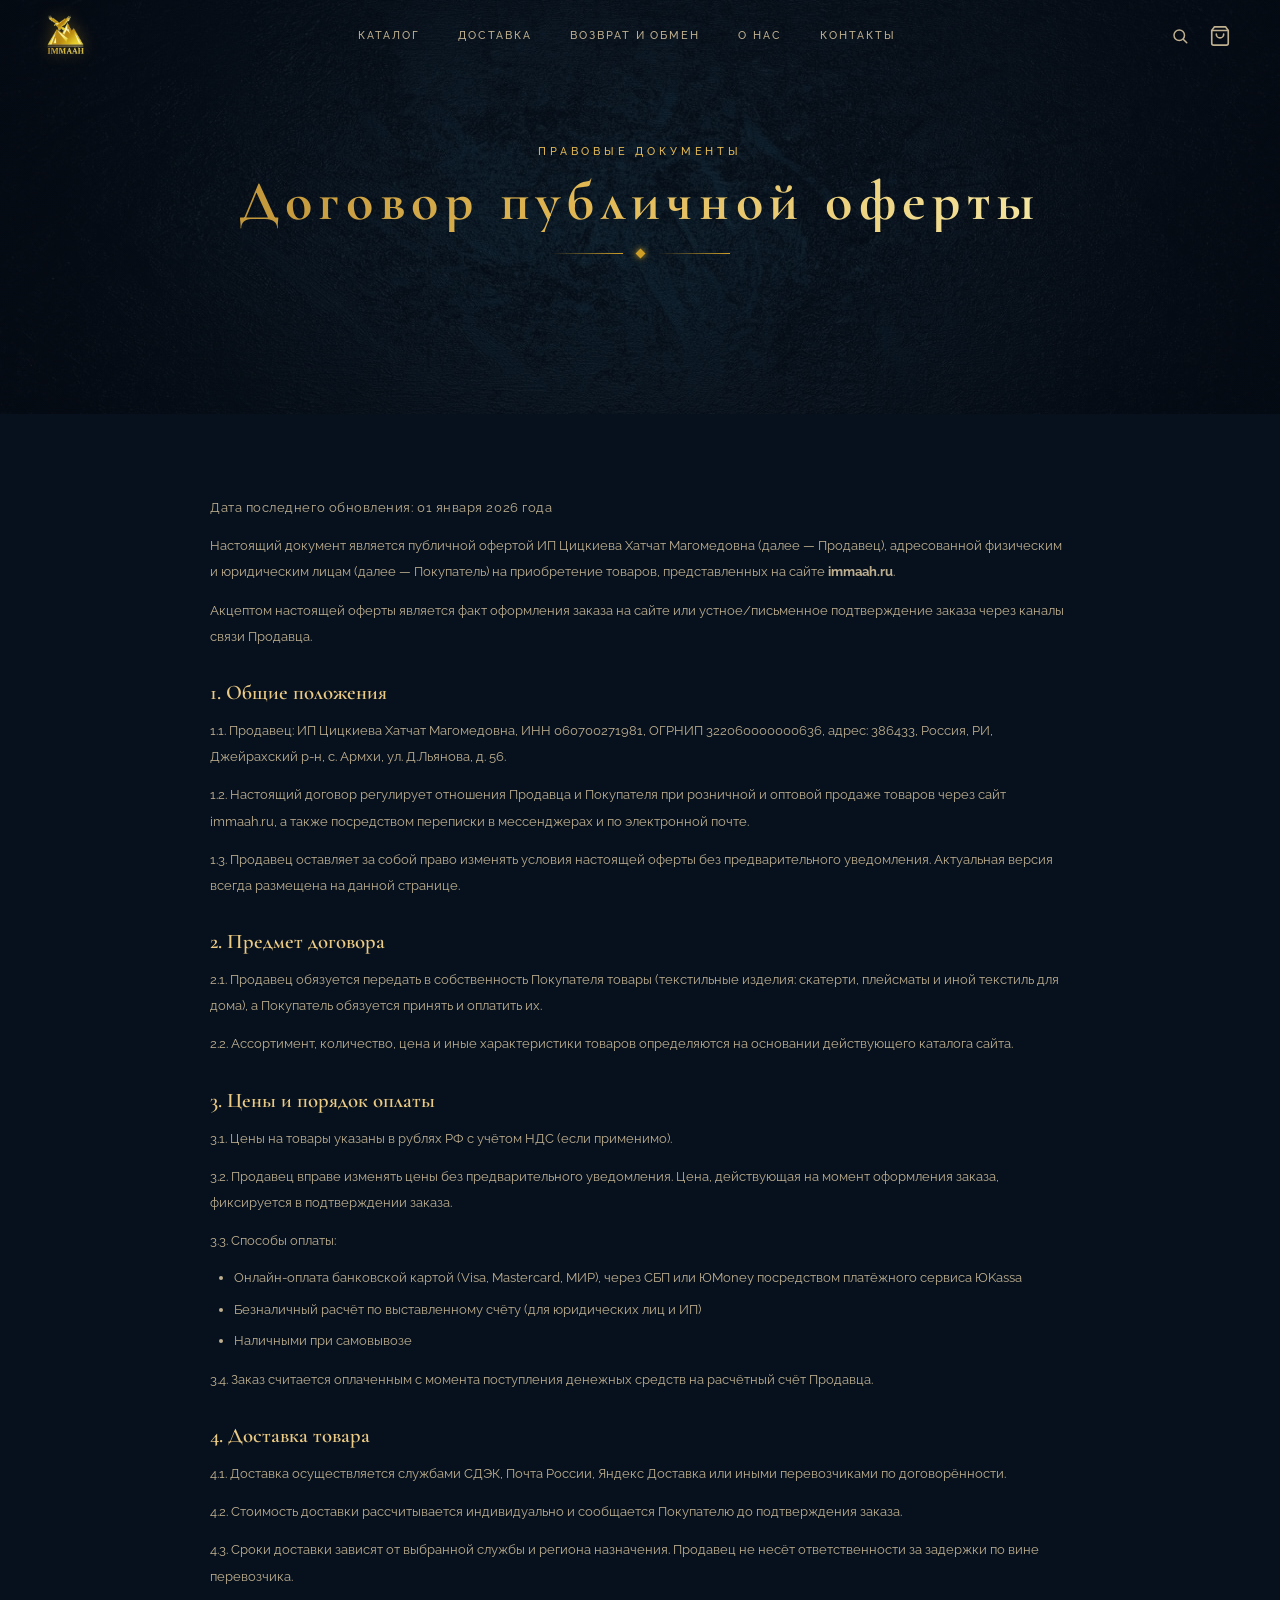
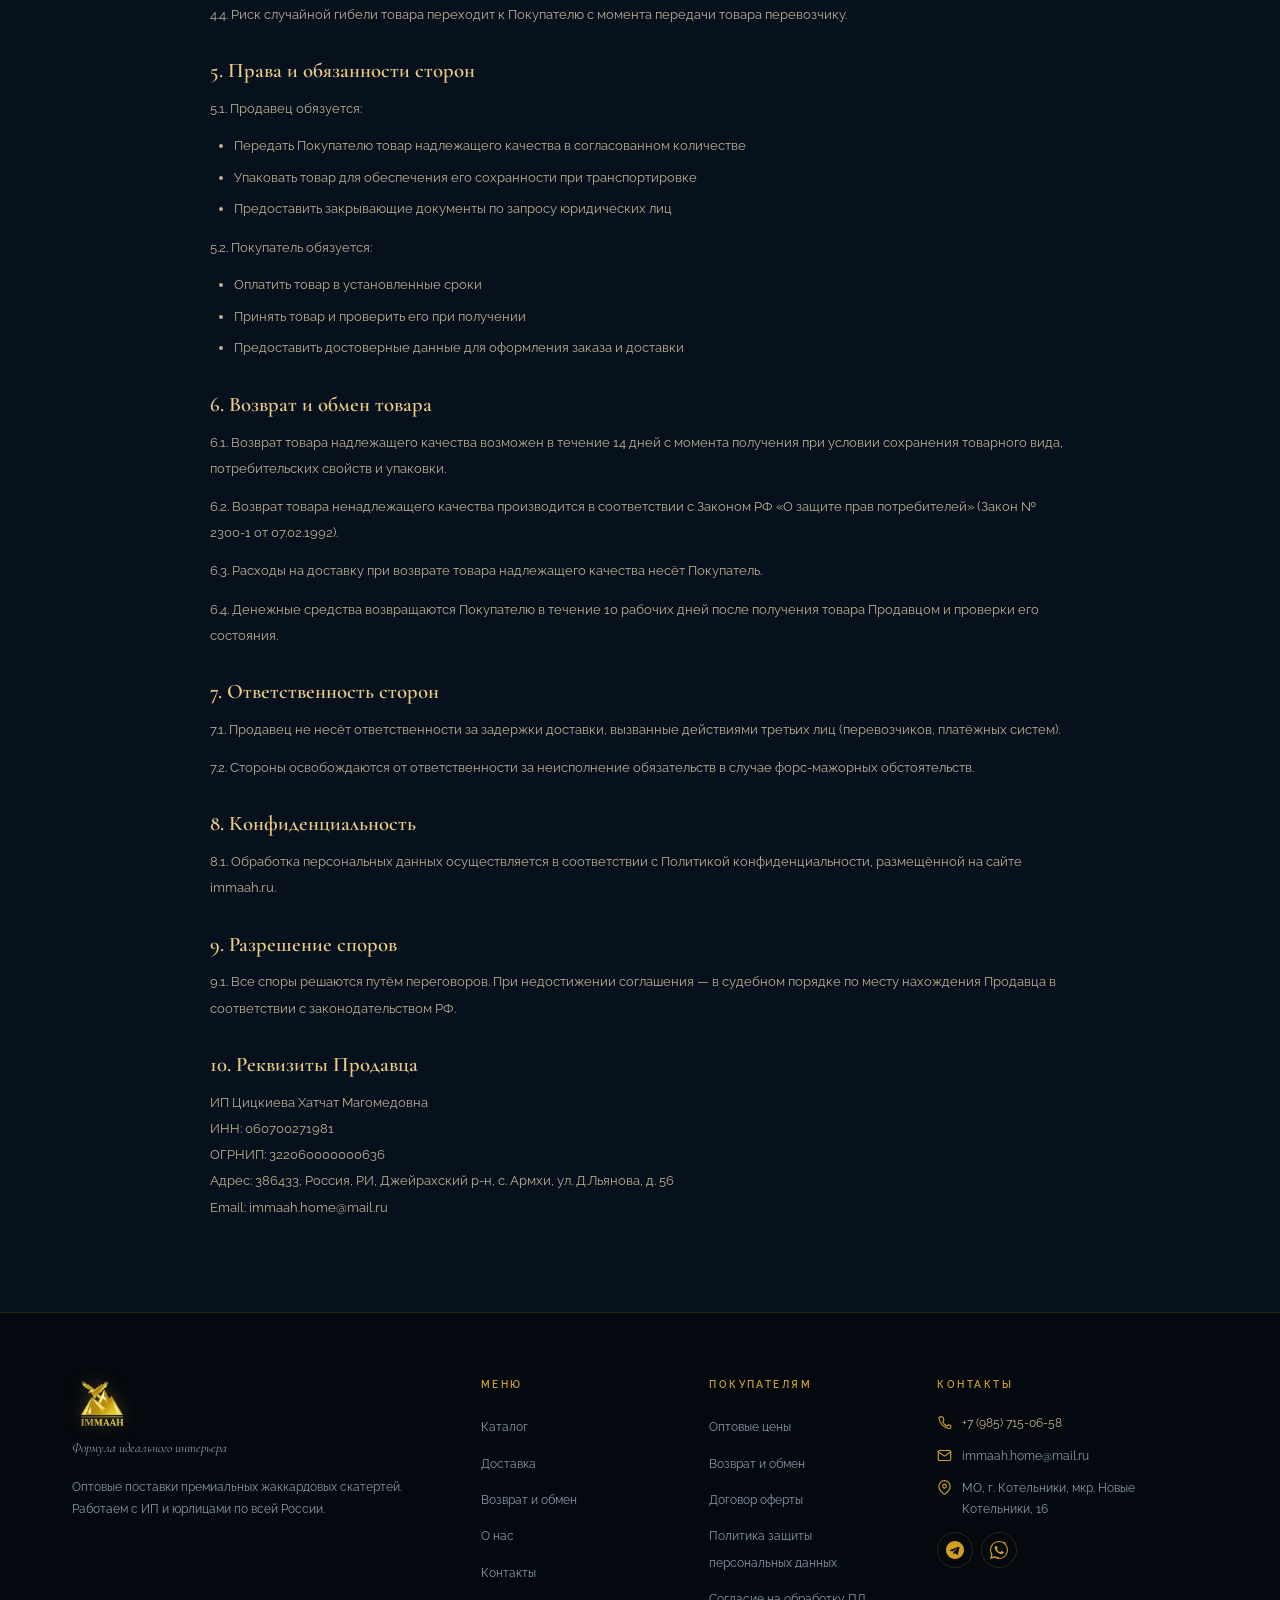
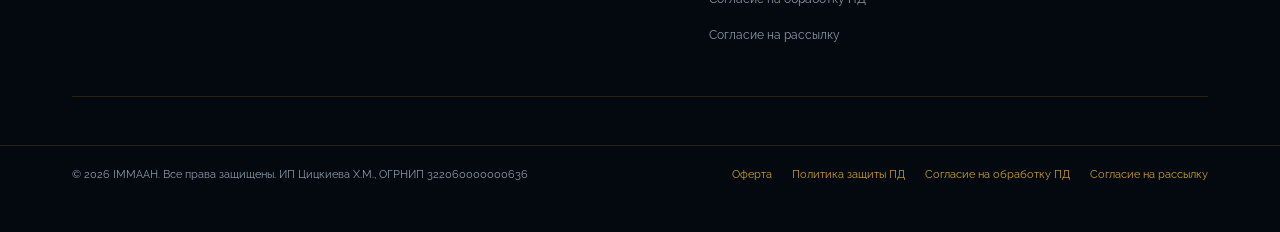
<file: offer.html>
﻿<!DOCTYPE html>
<html lang="ru">
<head>
  <meta charset="UTF-8">
  <meta name="viewport" content="width=device-width, initial-scale=1.0">
  <title>Договор публичной оферты — IMMAAH</title>
  <link rel="preconnect" href="https://fonts.googleapis.com">
  <link rel="preconnect" href="https://fonts.gstatic.com" crossorigin>
  <link href="https://fonts.googleapis.com/css2?family=Cormorant+Garamond:ital,wght@0,400;0,600;0,700;1,400;1,600&family=Raleway:wght@300;400;500;600;700&display=swap" rel="stylesheet">
  <link rel="stylesheet" href="css/style.css">
</head>
<body>

<header id="header">
  <div class="header-inner">
    <a href="index.html" class="h-logo"><img src="img/logo.png" alt="IMMAAH"></a>
    <nav class="h-nav">
      <a href="catalog.html">Каталог</a>
      <a href="delivery.html">Доставка</a>
      <a href="returns.html">Возврат и обмен</a>
      <a href="about.html">О нас</a>
      <a href="contacts.html">Контакты</a>
    </nav>
    <div style="display:flex;align-items:center;gap:12px">
      <a href="cart.html" class="h-cart" title="Корзина">
        <svg viewBox="0 0 24 24" fill="none" stroke="currentColor" stroke-width="1.8" stroke-linecap="round" stroke-linejoin="round"><path d="M6 2L3 6v14a2 2 0 002 2h14a2 2 0 002-2V6l-3-4z"/><line x1="3" y1="6" x2="21" y2="6"/><path d="M16 10a4 4 0 01-8 0"/></svg>
        <span class="h-cart-badge">0</span>
      </a>
    </div>
  </div>
</header>

<section class="page-hero">
  <div class="ph-content">
    <span class="label">Правовые документы</span>
    <h1 class="ph-title shimmer">Договор публичной оферты</h1>
    <div class="divider"><div class="divider-diamond"></div></div>
  </div>
</section>

<main>
<section class="legal-section">
  <div class="container">
    <div class="legal-content fade">
      <p class="legal-updated">Дата последнего обновления: 01 января 2026 года</p>

      <p>Настоящий документ является публичной офертой ИП Цицкиева Хатчат Магомедовна (далее — Продавец), адресованной физическим и юридическим лицам (далее — Покупатель) на приобретение товаров, представленных на сайте <strong>immaah.ru</strong>.</p>
      <p>Акцептом настоящей оферты является факт оформления заказа на сайте или устное/письменное подтверждение заказа через каналы связи Продавца.</p>

      <h2>1. Общие положения</h2>
      <p>1.1. Продавец: ИП Цицкиева Хатчат Магомедовна, ИНН 060700271981, ОГРНИП 322060000000636, адрес: 386433, Россия, РИ, Джейрахский р-н, с. Армхи, ул. Д.Льянова, д. 56.</p>
      <p>1.2. Настоящий договор регулирует отношения Продавца и Покупателя при розничной и оптовой продаже товаров через сайт immaah.ru, а также посредством переписки в мессенджерах и по электронной почте.</p>
      <p>1.3. Продавец оставляет за собой право изменять условия настоящей оферты без предварительного уведомления. Актуальная версия всегда размещена на данной странице.</p>

      <h2>2. Предмет договора</h2>
      <p>2.1. Продавец обязуется передать в собственность Покупателя товары (текстильные изделия: скатерти, плейсматы и иной текстиль для дома), а Покупатель обязуется принять и оплатить их.</p>
      <p>2.2. Ассортимент, количество, цена и иные характеристики товаров определяются на основании действующего каталога сайта.</p>

      <h2>3. Цены и порядок оплаты</h2>
      <p>3.1. Цены на товары указаны в рублях РФ с учётом НДС (если применимо).</p>
      <p>3.2. Продавец вправе изменять цены без предварительного уведомления. Цена, действующая на момент оформления заказа, фиксируется в подтверждении заказа.</p>
      <p>3.3. Способы оплаты:</p>
      <ul>
        <li>Онлайн-оплата банковской картой (Visa, Mastercard, МИР), через СБП или ЮMoney посредством платёжного сервиса ЮKassa</li>
        <li>Безналичный расчёт по выставленному счёту (для юридических лиц и ИП)</li>
        <li>Наличными при самовывозе</li>
      </ul>
      <p>3.4. Заказ считается оплаченным с момента поступления денежных средств на расчётный счёт Продавца.</p>

      <h2>4. Доставка товара</h2>
      <p>4.1. Доставка осуществляется службами СДЭК, Почта России, Яндекс Доставка или иными перевозчиками по договорённости.</p>
      <p>4.2. Стоимость доставки рассчитывается индивидуально и сообщается Покупателю до подтверждения заказа.</p>
      <p>4.3. Сроки доставки зависят от выбранной службы и региона назначения. Продавец не несёт ответственности за задержки по вине перевозчика.</p>
      <p>4.4. Риск случайной гибели товара переходит к Покупателю с момента передачи товара перевозчику.</p>

      <h2>5. Права и обязанности сторон</h2>
      <p>5.1. Продавец обязуется:</p>
      <ul>
        <li>Передать Покупателю товар надлежащего качества в согласованном количестве</li>
        <li>Упаковать товар для обеспечения его сохранности при транспортировке</li>
        <li>Предоставить закрывающие документы по запросу юридических лиц</li>
      </ul>
      <p>5.2. Покупатель обязуется:</p>
      <ul>
        <li>Оплатить товар в установленные сроки</li>
        <li>Принять товар и проверить его при получении</li>
        <li>Предоставить достоверные данные для оформления заказа и доставки</li>
      </ul>

      <h2>6. Возврат и обмен товара</h2>
      <p>6.1. Возврат товара надлежащего качества возможен в течение 14 дней с момента получения при условии сохранения товарного вида, потребительских свойств и упаковки.</p>
      <p>6.2. Возврат товара ненадлежащего качества производится в соответствии с Законом РФ «О защите прав потребителей» (Закон № 2300-1 от 07.02.1992).</p>
      <p>6.3. Расходы на доставку при возврате товара надлежащего качества несёт Покупатель.</p>
      <p>6.4. Денежные средства возвращаются Покупателю в течение 10 рабочих дней после получения товара Продавцом и проверки его состояния.</p>

      <h2>7. Ответственность сторон</h2>
      <p>7.1. Продавец не несёт ответственности за задержки доставки, вызванные действиями третьих лиц (перевозчиков, платёжных систем).</p>
      <p>7.2. Стороны освобождаются от ответственности за неисполнение обязательств в случае форс-мажорных обстоятельств.</p>

      <h2>8. Конфиденциальность</h2>
      <p>8.1. Обработка персональных данных осуществляется в соответствии с Политикой конфиденциальности, размещённой на сайте immaah.ru.</p>

      <h2>9. Разрешение споров</h2>
      <p>9.1. Все споры решаются путём переговоров. При недостижении соглашения — в судебном порядке по месту нахождения Продавца в соответствии с законодательством РФ.</p>

      <h2>10. Реквизиты Продавца</h2>
      <p>ИП Цицкиева Хатчат Магомедовна<br>
      ИНН: 060700271981<br>
      ОГРНИП: 322060000000636<br>
      Адрес: 386433, Россия, РИ, Джейрахский р-н, с. Армхи, ул. Д.Льянова, д. 56<br>
      Email: immaah.home@mail.ru</p>
    </div>
  </div>
</section>
</main>

<footer>
  <div class="container">
    <div class="footer-grid">
      <div class="footer-brand">
        <img src="img/logo.png" alt="IMMAAH" style="height:56px;width:auto;filter:drop-shadow(0 0 8px rgba(210,159,38,.3))">
        <p class="footer-brand-name shimmer" style="display:none"></p>
        <p class="footer-brand-tag">Формула идеального интерьера</p>
        <p class="footer-brand-desc">Оптовые поставки премиальных жаккардовых скатертей. Работаем с ИП и юрлицами по всей России.</p>
      </div>
      <div>
        <p class="footer-col-title">Меню</p>
        <ul class="footer-links">
          <li><a href="catalog.html">Каталог</a></li>
          <li><a href="delivery.html">Доставка</a></li>
          <li><a href="returns.html">Возврат и обмен</a></li>
          <li><a href="about.html">О нас</a></li>
          <li><a href="contacts.html">Контакты</a></li>
        </ul>
      </div>
      <div>
        <p class="footer-col-title">Покупателям</p>
        <ul class="footer-links">
          <li><a href="catalog.html">Оптовые цены</a></li>
          <li><a href="returns.html">Возврат и обмен</a></li>
          <li><a href="offer.html">Договор оферты</a></li>
          <li><a href="privacy.html">Политика защиты персональных данных</a></li>
          <li><a href="consent-personal-data.html">Согласие на обработку ПД</a></li>
          <li><a href="consent-mailing.html">Согласие на рассылку</a></li>
        </ul>
      </div>
      <div>
        <p class="footer-col-title">Контакты</p>
        <div class="contact-row">
          <svg viewBox="0 0 24 24" fill="none" stroke="currentColor" stroke-width="1.8" stroke-linecap="round" stroke-linejoin="round"><path d="M22 16.9v3a2 2 0 01-2.2 2A19.8 19.8 0 013.1 5.2 2 2 0 015 3h3a2 2 0 012 1.7c.1.9.4 1.8.7 2.6a2 2 0 01-.4 2.1L9 10.9a16 16 0 006.9 6.9l1.5-1.5a2 2 0 012.1-.4c.8.3 1.7.6 2.6.7A2 2 0 0122 17Z"/></svg>
          <a href="tel:+79857150658" style="color:var(--text-mid);transition:color .2s" onmouseover="this.style.color='var(--gold-4)'" onmouseout="this.style.color='var(--text-mid)'">+7 (985) 715-06-58</a>
        </div>
        <div class="contact-row">
          <svg viewBox="0 0 24 24" fill="none" stroke="currentColor" stroke-width="1.8" stroke-linecap="round" stroke-linejoin="round"><path d="M4 4h16c1.1 0 2 .9 2 2v12c0 1.1-.9 2-2 2H4c-1.1 0-2-.9-2-2V6c0-1.1.9-2 2-2z"/><polyline points="22,6 12,13 2,6"/></svg>
          <span>immaah.home@mail.ru</span>
        </div>
        <div class="contact-row">
          <svg viewBox="0 0 24 24" fill="none" stroke="currentColor" stroke-width="1.8" stroke-linecap="round" stroke-linejoin="round"><path d="M21 10c0 7-9 13-9 13S3 17 3 10a9 9 0 0118 0z"/><circle cx="12" cy="10" r="3"/></svg>
          <span>МО, г. Котельники, мкр. Новые Котельники, 16</span>
        </div>
        <div class="footer-messengers">
          <a href="https://t.me/+79857150658" class="messenger-btn" target="_blank" title="Telegram"><svg viewBox="0 0 24 24" fill="currentColor"><path d="M12 0C5.37 0 0 5.37 0 12s5.37 12 12 12 12-5.37 12-12S18.63 0 12 0zm5.94 8.2-2.04 9.63c-.15.68-.54.84-1.09.52l-3-2.2-1.44 1.39c-.16.16-.3.3-.6.3l.21-3.03 5.52-4.99c.24-.21-.05-.33-.37-.12l-6.82 4.3-2.94-.92c-.64-.2-.65-.64.13-.95l11.47-4.42c.53-.19 1 .13.77.49z"/></svg></a>
          <a href="https://wa.me/79857150658" class="messenger-btn" target="_blank" title="WhatsApp"><svg viewBox="0 0 24 24" fill="currentColor"><path d="M17.47 14.38c-.29-.15-1.72-.84-1.99-.94-.27-.09-.46-.14-.66.15-.19.29-.75.94-.92 1.13-.17.19-.34.21-.63.07-.29-.15-1.22-.45-2.33-1.43-.86-.77-1.44-1.72-1.61-2.01-.17-.29-.02-.44.13-.59.13-.13.29-.34.44-.51.14-.17.19-.29.29-.48.1-.19.05-.36-.02-.51-.07-.14-.66-1.6-.9-2.19-.24-.58-.47-.5-.66-.51-.17 0-.36-.02-.56-.02-.19 0-.51.07-.77.36-.27.29-1.02 1-1.02 2.43s1.05 2.82 1.19 3.01c.14.2 2.06 3.14 4.99 4.41.7.3 1.24.48 1.67.61.7.22 1.34.19 1.84.12.56-.08 1.72-.71 1.96-1.39.24-.68.24-1.27.17-1.39-.07-.12-.27-.19-.56-.34zm-5.44 7.44h-.02c-1.85 0-3.67-.5-5.26-1.44l-.38-.22-3.93 1.03 1.05-3.83-.25-.39C2.19 15.54 1.5 13.84 1.5 12.01c0-5.8 4.72-10.52 10.54-10.52 2.81 0 5.46 1.1 7.44 3.09 1.99 1.99 3.08 4.64 3.08 7.45 0 5.8-4.72 10.79-10.53 10.79zm8.97-19.76C19.03 2.01 15.57 0 12 0 5.37 0 0 5.37 0 12c0 2.11.55 4.17 1.6 5.97L0 24l6.19-1.62C8 23.44 9.98 24 12 24c6.63 0 12-5.37 12-12 0-3.21-1.25-6.22-3.5-8.47z"/></svg></a>
        </div>
      </div>
    </div>
  </div>

  <div class="footer-bottom">
    <div class="container">
      <span>© 2026 IMMAAH. Все права защищены. ИП Цицкиева Х.М., ОГРНИП 322060000000636</span>
      <div style="display:flex;gap:20px;flex-wrap:wrap">
        <a href="offer.html">Оферта</a>
        <a href="privacy.html">Политика защиты ПД</a>
        <a href="consent-personal-data.html">Согласие на обработку ПД</a>
        <a href="consent-mailing.html">Согласие на рассылку</a>
      </div>
    </div>
  </div>
</footer>

<script src="js/main.js"></script>
</body>
</html>
</file>
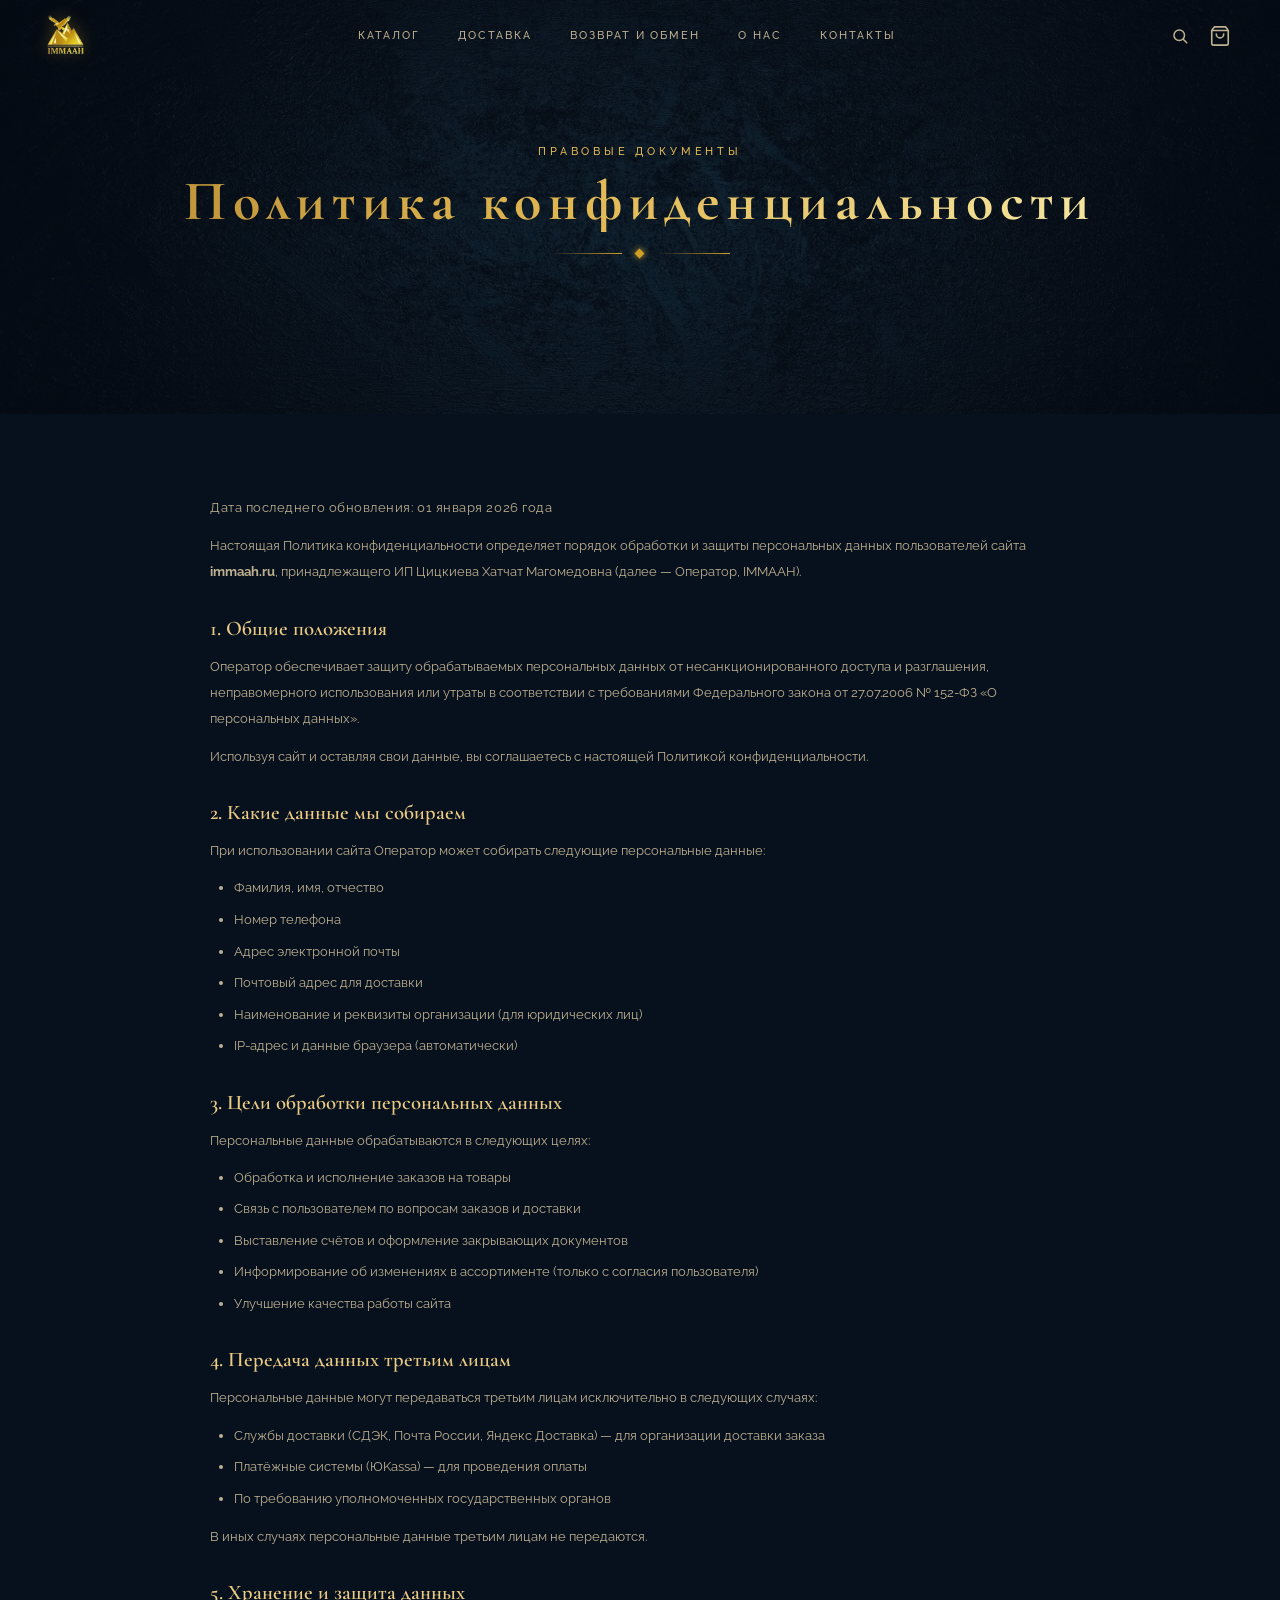
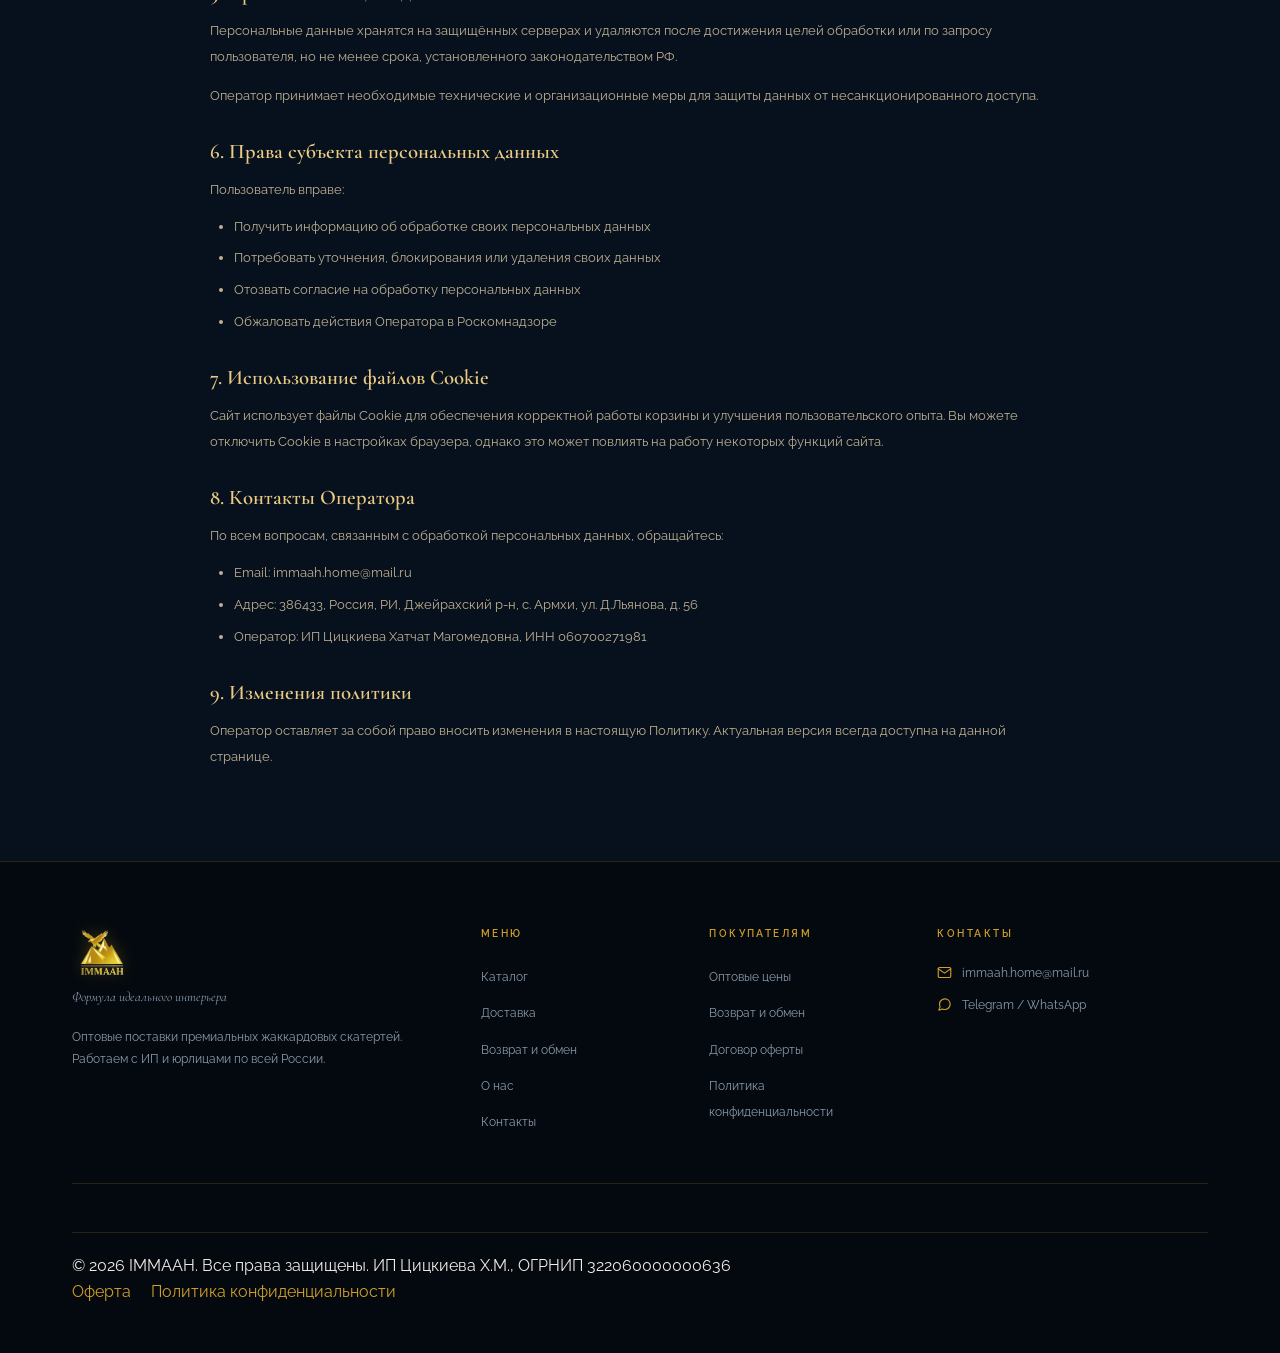
<file: privacy.html>
﻿<!DOCTYPE html>
<html lang="ru">
<head>
  <meta charset="UTF-8">
  <meta name="viewport" content="width=device-width, initial-scale=1.0">
  <title>Политика конфиденциальности — IMMAAH</title>
  <link rel="preconnect" href="https://fonts.googleapis.com">
  <link rel="preconnect" href="https://fonts.gstatic.com" crossorigin>
  <link href="https://fonts.googleapis.com/css2?family=Cormorant+Garamond:ital,wght@0,400;0,600;0,700;1,400;1,600&family=Raleway:wght@300;400;500;600;700&display=swap" rel="stylesheet">
  <link rel="stylesheet" href="css/style.css">
</head>
<body>

<header id="header">
  <div class="header-inner">
    <a href="index.html" class="h-logo"><img src="img/logo.png" alt="IMMAAH"></a>
    <nav class="h-nav">
      <a href="catalog.html">Каталог</a>
      <a href="delivery.html">Доставка</a>
      <a href="returns.html">Возврат и обмен</a>
      <a href="about.html">О нас</a>
      <a href="contacts.html">Контакты</a>
    </nav>
    <div style="display:flex;align-items:center;gap:12px">
      <a href="cart.html" class="h-cart" title="Корзина">
        <svg viewBox="0 0 24 24" fill="none" stroke="currentColor" stroke-width="1.8" stroke-linecap="round" stroke-linejoin="round"><path d="M6 2L3 6v14a2 2 0 002 2h14a2 2 0 002-2V6l-3-4z"/><line x1="3" y1="6" x2="21" y2="6"/><path d="M16 10a4 4 0 01-8 0"/></svg>
        <span class="h-cart-badge">0</span>
      </a>
    </div>
  </div>
</header>

<section class="page-hero">
  <div class="ph-content">
    <span class="label">Правовые документы</span>
    <h1 class="ph-title shimmer">Политика конфиденциальности</h1>
    <div class="divider"><div class="divider-diamond"></div></div>
  </div>
</section>

<main>
<section class="legal-section">
  <div class="container">
    <div class="legal-content fade">
      <p class="legal-updated">Дата последнего обновления: 01 января 2026 года</p>

      <p>Настоящая Политика конфиденциальности определяет порядок обработки и защиты персональных данных пользователей сайта <strong>immaah.ru</strong>, принадлежащего ИП Цицкиева Хатчат Магомедовна (далее — Оператор, IMMAAH).</p>

      <h2>1. Общие положения</h2>
      <p>Оператор обеспечивает защиту обрабатываемых персональных данных от несанкционированного доступа и разглашения, неправомерного использования или утраты в соответствии с требованиями Федерального закона от 27.07.2006 № 152-ФЗ «О персональных данных».</p>
      <p>Используя сайт и оставляя свои данные, вы соглашаетесь с настоящей Политикой конфиденциальности.</p>

      <h2>2. Какие данные мы собираем</h2>
      <p>При использовании сайта Оператор может собирать следующие персональные данные:</p>
      <ul>
        <li>Фамилия, имя, отчество</li>
        <li>Номер телефона</li>
        <li>Адрес электронной почты</li>
        <li>Почтовый адрес для доставки</li>
        <li>Наименование и реквизиты организации (для юридических лиц)</li>
        <li>IP-адрес и данные браузера (автоматически)</li>
      </ul>

      <h2>3. Цели обработки персональных данных</h2>
      <p>Персональные данные обрабатываются в следующих целях:</p>
      <ul>
        <li>Обработка и исполнение заказов на товары</li>
        <li>Связь с пользователем по вопросам заказов и доставки</li>
        <li>Выставление счётов и оформление закрывающих документов</li>
        <li>Информирование об изменениях в ассортименте (только с согласия пользователя)</li>
        <li>Улучшение качества работы сайта</li>
      </ul>

      <h2>4. Передача данных третьим лицам</h2>
      <p>Персональные данные могут передаваться третьим лицам исключительно в следующих случаях:</p>
      <ul>
        <li>Службы доставки (СДЭК, Почта России, Яндекс Доставка) — для организации доставки заказа</li>
        <li>Платёжные системы (ЮKassa) — для проведения оплаты</li>
        <li>По требованию уполномоченных государственных органов</li>
      </ul>
      <p>В иных случаях персональные данные третьим лицам не передаются.</p>

      <h2>5. Хранение и защита данных</h2>
      <p>Персональные данные хранятся на защищённых серверах и удаляются после достижения целей обработки или по запросу пользователя, но не менее срока, установленного законодательством РФ.</p>
      <p>Оператор принимает необходимые технические и организационные меры для защиты данных от несанкционированного доступа.</p>

      <h2>6. Права субъекта персональных данных</h2>
      <p>Пользователь вправе:</p>
      <ul>
        <li>Получить информацию об обработке своих персональных данных</li>
        <li>Потребовать уточнения, блокирования или удаления своих данных</li>
        <li>Отозвать согласие на обработку персональных данных</li>
        <li>Обжаловать действия Оператора в Роскомнадзоре</li>
      </ul>

      <h2>7. Использование файлов Cookie</h2>
      <p>Сайт использует файлы Cookie для обеспечения корректной работы корзины и улучшения пользовательского опыта. Вы можете отключить Cookie в настройках браузера, однако это может повлиять на работу некоторых функций сайта.</p>

      <h2>8. Контакты Оператора</h2>
      <p>По всем вопросам, связанным с обработкой персональных данных, обращайтесь:</p>
      <ul>
        <li>Email: immaah.home@mail.ru</li>
        <li>Адрес: 386433, Россия, РИ, Джейрахский р-н, с. Армхи, ул. Д.Льянова, д. 56</li>
        <li>Оператор: ИП Цицкиева Хатчат Магомедовна, ИНН 060700271981</li>
      </ul>

      <h2>9. Изменения политики</h2>
      <p>Оператор оставляет за собой право вносить изменения в настоящую Политику. Актуальная версия всегда доступна на данной странице.</p>
    </div>
  </div>
</section>
</main>

<footer>
  <div class="container">
    <div class="footer-grid">
      <div class="footer-brand">
        <img src="img/logo.png" alt="IMMAAH" style="height:56px;width:auto;filter:drop-shadow(0 0 8px rgba(210,159,38,.3))">
        <p class="footer-brand-name shimmer" style="display:none"></p>
        <p class="footer-brand-tag">Формула идеального интерьера</p>
        <p class="footer-brand-desc">Оптовые поставки премиальных жаккардовых скатертей. Работаем с ИП и юрлицами по всей России.</p>
      </div>
      <div>
        <p class="footer-col-title">Меню</p>
        <ul class="footer-links">
          <li><a href="catalog.html">Каталог</a></li>
          <li><a href="delivery.html">Доставка</a></li>
          <li><a href="returns.html">Возврат и обмен</a></li>
          <li><a href="about.html">О нас</a></li>
          <li><a href="contacts.html">Контакты</a></li>
        </ul>
      </div>
      <div>
        <p class="footer-col-title">Покупателям</p>
        <ul class="footer-links">
          <li><a href="catalog.html">Оптовые цены</a></li>
          <li><a href="returns.html">Возврат и обмен</a></li>
          <li><a href="offer.html">Договор оферты</a></li>
          <li><a href="privacy.html">Политика конфиденциальности</a></li>
        </ul>
      </div>
      <div>
        <p class="footer-col-title">Контакты</p>
        <div class="contact-row">
          <svg viewBox="0 0 24 24" fill="none" stroke="currentColor" stroke-width="1.8" stroke-linecap="round" stroke-linejoin="round"><path d="M4 4h16c1.1 0 2 .9 2 2v12c0 1.1-.9 2-2 2H4c-1.1 0-2-.9-2-2V6c0-1.1.9-2 2-2z"/><polyline points="22,6 12,13 2,6"/></svg>
          <span>immaah.home@mail.ru</span>
        </div>
        <div class="contact-row">
          <svg viewBox="0 0 24 24" fill="none" stroke="currentColor" stroke-width="1.8" stroke-linecap="round" stroke-linejoin="round"><path d="M21 11.5a8.4 8.4 0 01-.9 3.8 8.5 8.5 0 01-7.6 4.7 8.4 8.4 0 01-3.8-.9L3 21l1.9-5.7a8.4 8.4 0 01-.9-3.8 8.5 8.5 0 014.7-7.6 8.4 8.4 0 013.8-.9h.5a8.5 8.5 0 018 8v.5z"/></svg>
          <span>Telegram / WhatsApp</span>
        </div>
      </div>
    </div>
    <div class="footer-bottom">
      <span>© 2026 IMMAAH. Все права защищены. ИП Цицкиева Х.М., ОГРНИП 322060000000636</span>
      <div style="display:flex;gap:20px">
        <a href="offer.html">Оферта</a>
        <a href="privacy.html">Политика конфиденциальности</a>
      </div>
    </div>
  </div>
</footer>

<script src="js/main.js"></script>
</body>
</html>
</file>
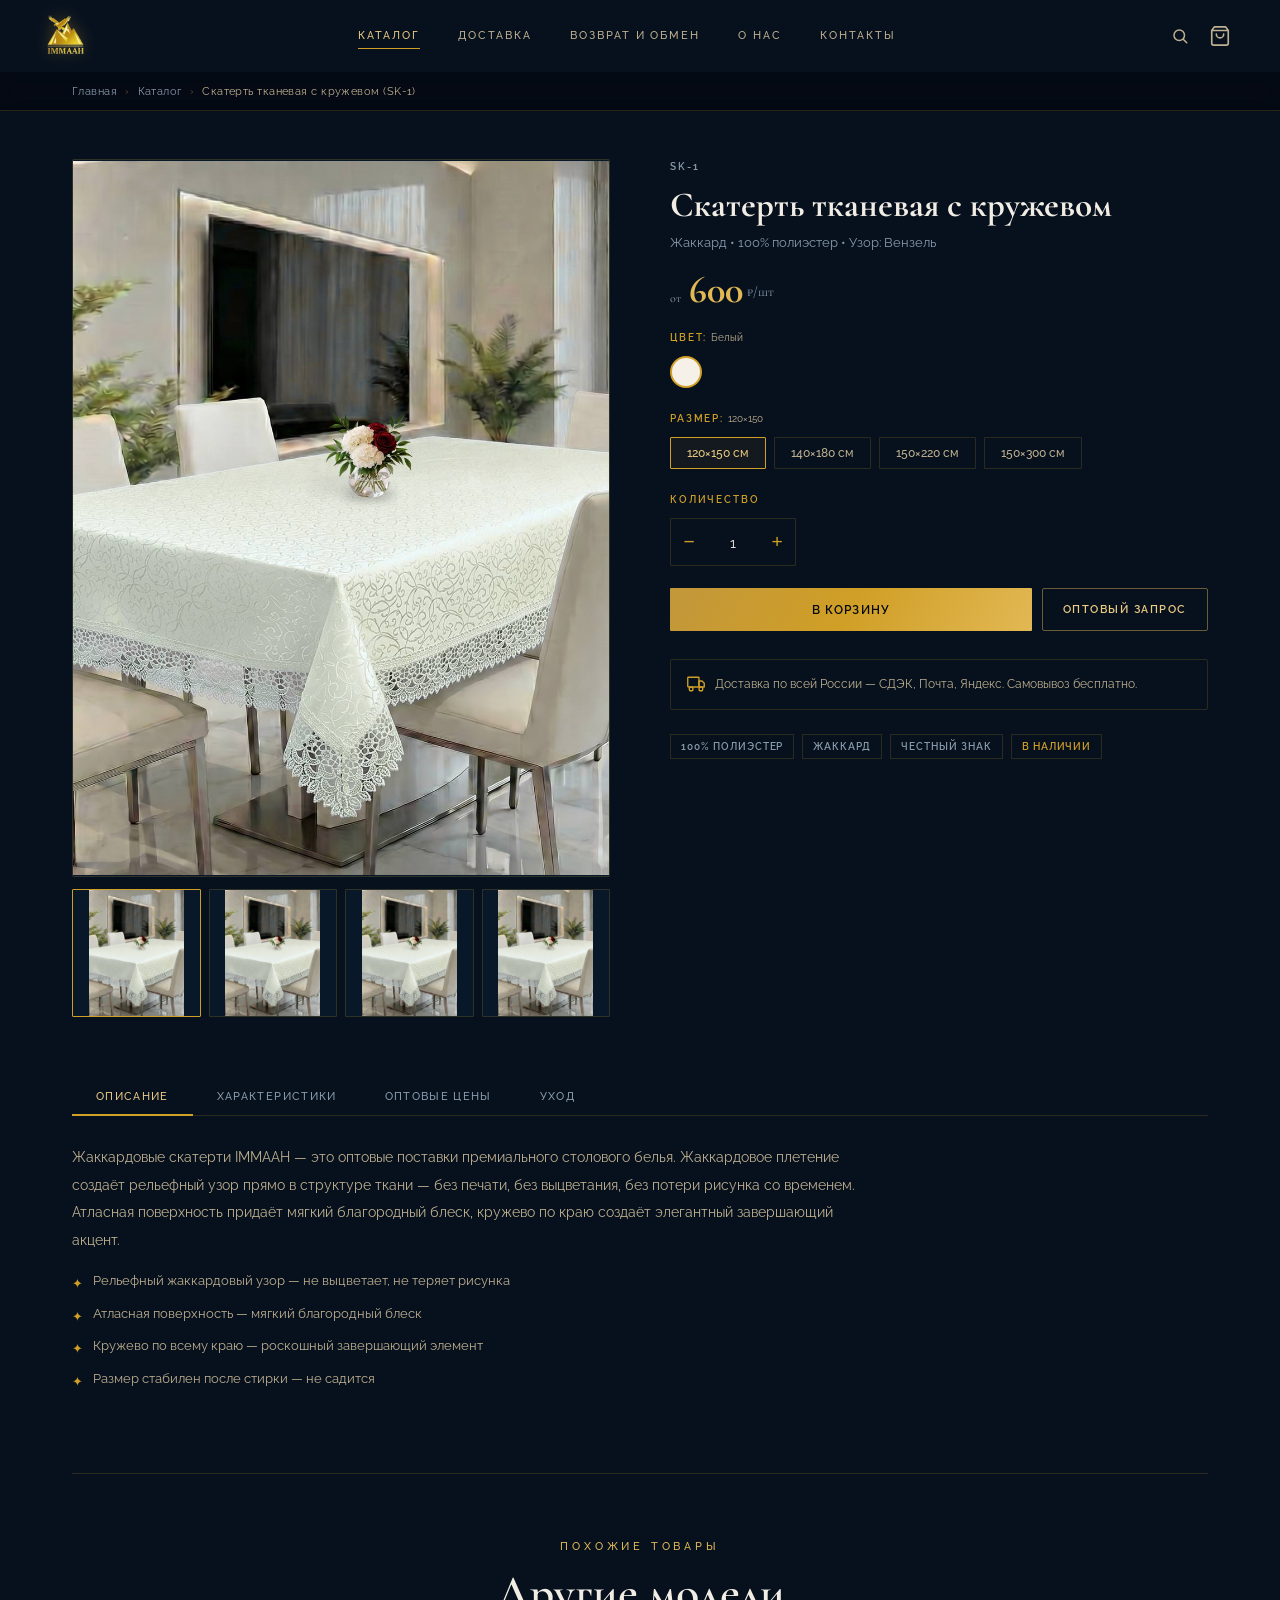
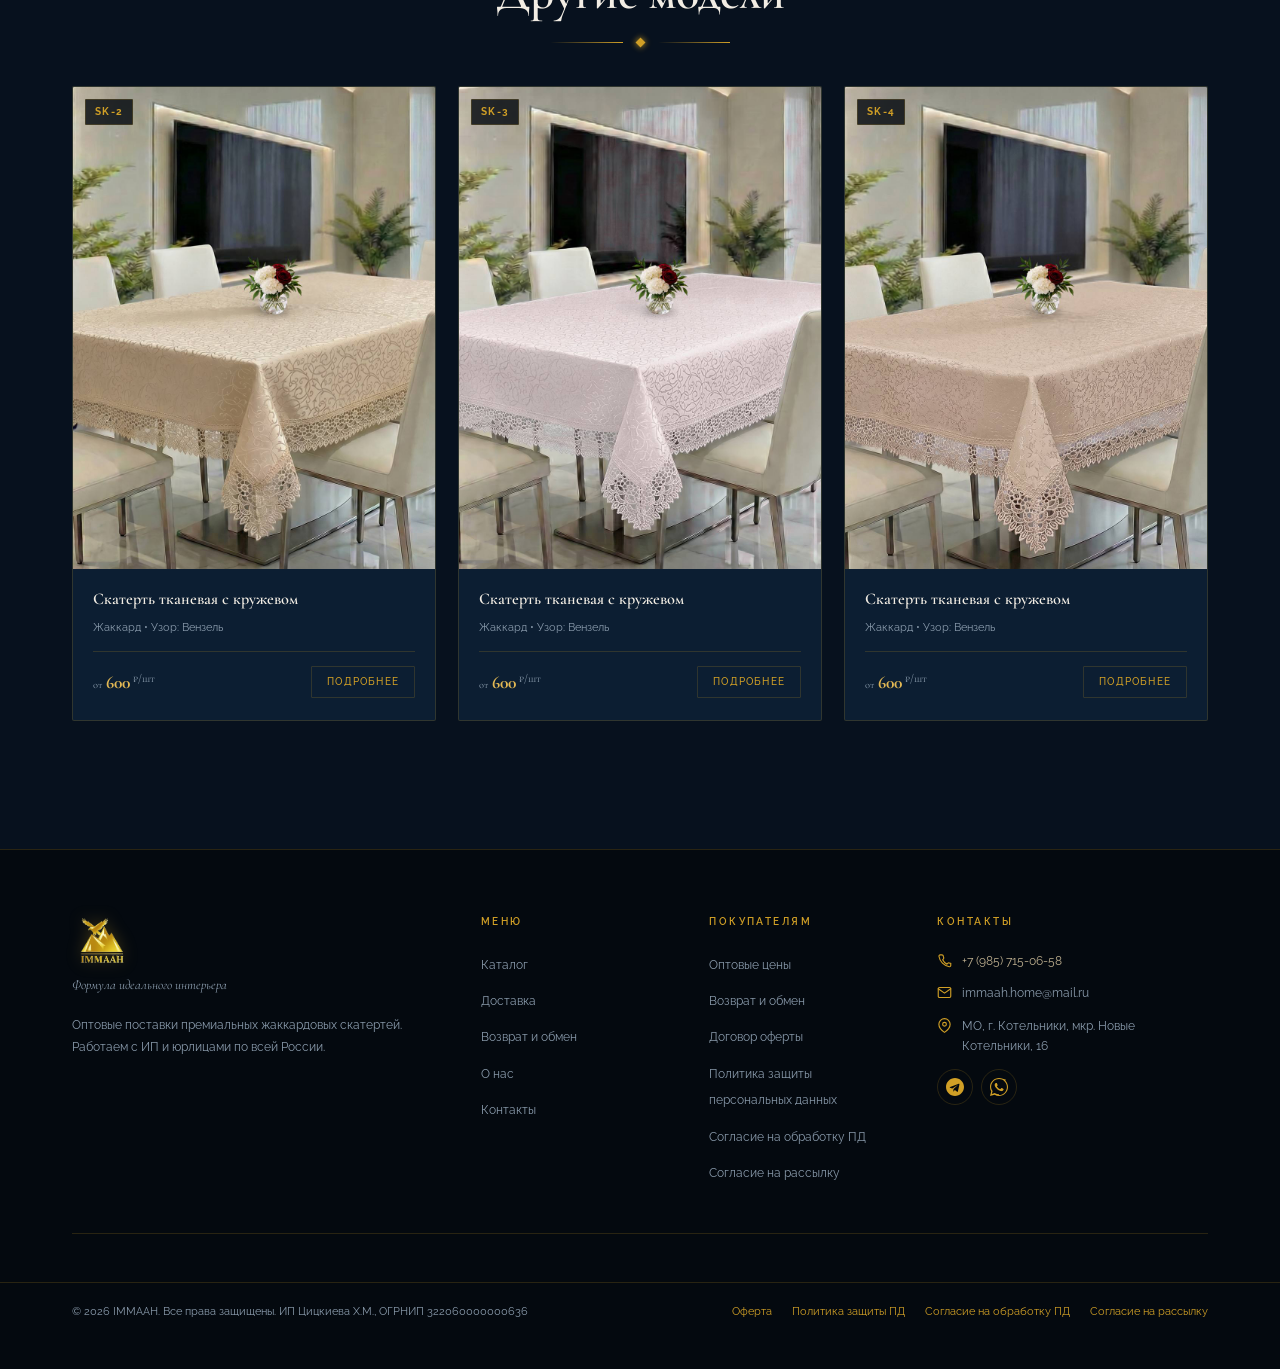
<file: product.html>
﻿<!DOCTYPE html>
<html lang="ru">
<head>
  <meta charset="UTF-8">
  <meta name="viewport" content="width=device-width, initial-scale=1.0">
  <title id="page-title">Товар — IMMAAH</title>
  <link rel="preconnect" href="https://fonts.googleapis.com">
  <link rel="preconnect" href="https://fonts.gstatic.com" crossorigin>
  <link href="https://fonts.googleapis.com/css2?family=Cormorant+Garamond:ital,wght@0,400;0,600;0,700;1,400;1,600&family=Raleway:wght@300;400;500;600;700&display=swap" rel="stylesheet">
  <link rel="stylesheet" href="css/style.css">
</head>
<body>

<header id="header">
  <div class="header-inner">
    <a href="index.html" class="h-logo"><img src="img/logo.png" alt="IMMAAH"></a>
    <nav class="h-nav">
      <a href="catalog.html" class="active">Каталог</a>
      <a href="delivery.html">Доставка</a>
      <a href="returns.html">Возврат и обмен</a>
      <a href="about.html">О нас</a>
      <a href="contacts.html">Контакты</a>
    </nav>
    <a href="cart.html" class="h-cart" title="Корзина">
        <svg viewBox="0 0 24 24" fill="none" stroke="currentColor" stroke-width="1.8" stroke-linecap="round" stroke-linejoin="round"><path d="M6 2L3 6v14a2 2 0 002 2h14a2 2 0 002-2V6l-3-4z"/><line x1="3" y1="6" x2="21" y2="6"/><path d="M16 10a4 4 0 01-8 0"/></svg>
        <span class="h-cart-badge">0</span>
      </a>
  </div>
</header>

<div class="bc-bar" style="margin-top:72px">
  <div class="container">
    <nav class="breadcrumbs" id="breadcrumbs" aria-label="breadcrumb">
      <a href="index.html">Главная</a>
      <span class="bc-sep">›</span>
      <a href="catalog.html">Каталог</a>
      <span class="bc-sep">›</span>
      <span class="bc-cur" id="bc-product">Скатерть</span>
    </nav>
  </div>
</div>

<main>
<div class="container">

  <!-- Product layout -->
  <section class="product-section">
    <div class="product-layout">

      <!-- Gallery -->
      <div class="product-gallery">
        <div class="product-main-img" id="main-img-wrap">
          <img id="main-img" src="img/products/1.jpg" alt="Скатерть IMMAAH">
        </div>
        <div class="product-thumbs" id="thumbs"></div>
      </div>

      <!-- Info -->
      <div class="product-info">
        <p class="product-article" id="product-article">SK-1</p>
        <h1 class="product-title" id="product-title">Скатерть тканевая с кружевом</h1>
        <p style="font-size:.8rem;color:var(--text-low);margin-bottom:4px" id="product-pattern">Жаккард • 100% полиэстер</p>

        <div class="product-price-main">
          <em>от</em>
          <strong id="product-price">700</strong>
          <sup> ₽/шт</sup>
        </div>

        <!-- Color -->
        <p class="product-option-label">Цвет: <span id="selected-color-name" style="color:var(--text-mid);text-transform:none;letter-spacing:0;font-weight:400">—</span></p>
        <div class="color-selector" id="color-selector"></div>

        <!-- Size -->
        <p class="product-option-label">Размер: <span id="selected-size-name" style="color:var(--text-mid);text-transform:none;letter-spacing:0;font-weight:400">—</span></p>
        <div class="size-selector" id="size-selector"></div>

        <!-- Quantity -->
        <p class="product-option-label">Количество</p>
        <div class="qty-row">
          <div class="qty-field">
            <button onclick="changeQty(-1)">−</button>
            <input type="number" id="qty-input" value="1" min="1">
            <button onclick="changeQty(1)">+</button>
          </div>
        </div>

        <!-- Actions -->
        <div class="product-actions">
          <button class="btn-buy" id="add-to-cart-btn">В корзину</button>
          <button onclick="openLeadModal()" class="btn btn-ghost" style="padding:14px 20px;font-size:.68rem">Оптовый запрос</button>
        </div>

        <!-- Delivery -->
        <div class="product-delivery">
          <svg viewBox="0 0 24 24" fill="none" stroke="currentColor" stroke-width="1.8" stroke-linecap="round" stroke-linejoin="round"><rect x="1" y="3" width="15" height="13" rx="1"/><polygon points="16 8 20 8 23 11 23 16 16 16 16 8"/><circle cx="5.5" cy="18.5" r="2.5"/><circle cx="18.5" cy="18.5" r="2.5"/></svg>
          <span>Доставка по всей России — СДЭК, Почта, Яндекс. Самовывоз бесплатно.</span>
        </div>

        <!-- Badges -->
        <div style="display:flex;gap:8px;flex-wrap:wrap">
          <span style="font-size:.6rem;font-weight:600;letter-spacing:.1em;text-transform:uppercase;border:1px solid var(--b-dim);padding:4px 10px;color:var(--text-low)">100% полиэстер</span>
          <span style="font-size:.6rem;font-weight:600;letter-spacing:.1em;text-transform:uppercase;border:1px solid var(--b-dim);padding:4px 10px;color:var(--text-low)">Жаккард</span>
          <span style="font-size:.6rem;font-weight:600;letter-spacing:.1em;text-transform:uppercase;border:1px solid var(--b-dim);padding:4px 10px;color:var(--text-low)">Честный знак</span>
          <span style="font-size:.6rem;font-weight:600;letter-spacing:.1em;text-transform:uppercase;border:1px solid var(--b-dim);padding:4px 10px;color:var(--gold-2)">В наличии</span>
        </div>
      </div>

    </div>

    <!-- Tabs -->
    <div class="product-tabs">
      <div class="tab-bar">
        <button class="tab-btn active" data-tab="desc">Описание</button>
        <button class="tab-btn" data-tab="specs">Характеристики</button>
        <button class="tab-btn" data-tab="wholesale">Оптовые цены</button>
        <button class="tab-btn" data-tab="care">Уход</button>
      </div>

      <div class="tab-panel active" id="tab-desc">
        <p style="font-size:.88rem;color:var(--text-mid);line-height:1.95;max-width:800px" id="tab-desc-text">
          Жаккардовые скатерти IMMAAH — это оптовые поставки премиального столового белья. Жаккардовое плетение создаёт рельефный узор прямо в структуре ткани — без печати, без выцветания, без потери рисунка со временем. Атласная поверхность придаёт мягкий благородный блеск, кружево по краю создаёт элегантный завершающий акцент.
        </p>
        <ul style="margin-top:16px;display:flex;flex-direction:column;gap:8px">
          <li style="font-size:.82rem;color:var(--text-mid);display:flex;gap:10px;align-items:flex-start"><span style="color:var(--gold-2);margin-top:3px">✦</span>Рельефный жаккардовый узор — не выцветает, не теряет рисунка</li>
          <li style="font-size:.82rem;color:var(--text-mid);display:flex;gap:10px;align-items:flex-start"><span style="color:var(--gold-2);margin-top:3px">✦</span>Атласная поверхность — мягкий благородный блеск</li>
          <li style="font-size:.82rem;color:var(--text-mid);display:flex;gap:10px;align-items:flex-start"><span style="color:var(--gold-2);margin-top:3px">✦</span>Кружево по всему краю — роскошный завершающий элемент</li>
          <li style="font-size:.82rem;color:var(--text-mid);display:flex;gap:10px;align-items:flex-start"><span style="color:var(--gold-2);margin-top:3px">✦</span>Размер стабилен после стирки — не садится</li>
        </ul>
      </div>

      <div class="tab-panel" id="tab-specs">
        <table class="spec-table" style="max-width:600px">
          <tr><td>Состав</td><td>100% полиэстер</td></tr>
          <tr><td>Плетение</td><td>Жаккард (рельефный узор в структуре нити)</td></tr>
          <tr><td>Поверхность</td><td>Атласная — мягкий благородный блеск</td></tr>
          <tr><td>Отделка края</td><td>Кружево по всему периметру</td></tr>
          <tr><td id="spec-sizes">Размеры</td><td>120×150, 140×180, 150×220, 150×300 см</td></tr>
          <tr><td id="spec-colors">Цвета</td><td id="spec-colors-val">—</td></tr>
          <tr><td>Маркировка</td><td>Честный знак (ДС, ДТ)</td></tr>
          <tr><td>Минимальный заказ</td><td>1 штука</td></tr>
        </table>
      </div>

      <div class="tab-panel" id="tab-wholesale">
        <p style="font-size:.82rem;color:var(--text-mid);margin-bottom:20px">Цены на данную модель в зависимости от объёма заказа:</p>
        <div style="overflow-x:auto">
          <table class="price-table" id="wholesale-table">
            <thead>
              <tr>
                <th class="td-name">Размер</th>
                <th>50–1 000 шт</th>
                <th>1 001–5 000 шт</th>
                <th>5 001–10 000 шт</th>
              </tr>
            </thead>
            <tbody id="wholesale-tbody"></tbody>
          </table>
        </div>
        <p style="font-size:.72rem;color:var(--text-low);margin-top:12px">Для согласования индивидуальных условий — <a href="#" onclick="event.preventDefault();openLeadModal()" style="color:var(--gold-2)">напишите нам</a></p>
      </div>

      <div class="tab-panel" id="tab-care">
        <div style="display:grid;grid-template-columns:repeat(auto-fit,minmax(200px,1fr));gap:16px;margin-bottom:20px">
          <div style="background:var(--bg-card);border:1px solid var(--b-dim);padding:20px;text-align:center;border-radius:2px">
            <p style="font-size:1.6rem;margin-bottom:8px">🫧</p>
            <p style="font-size:.8rem;font-weight:600;color:var(--text-hi);margin-bottom:4px">Стирка</p>
            <p style="font-size:.74rem;color:var(--text-low)">Машинная стирка при 30°C, щадящий режим</p>
          </div>
          <div style="background:var(--bg-card);border:1px solid var(--b-dim);padding:20px;text-align:center;border-radius:2px">
            <p style="font-size:1.6rem;margin-bottom:8px">👕</p>
            <p style="font-size:.8rem;font-weight:600;color:var(--text-hi);margin-bottom:4px">Глажка</p>
            <p style="font-size:.74rem;color:var(--text-low)">При средней температуре, без пара</p>
          </div>
          <div style="background:var(--bg-card);border:1px solid var(--b-dim);padding:20px;text-align:center;border-radius:2px">
            <p style="font-size:1.6rem;margin-bottom:8px">🚫</p>
            <p style="font-size:.8rem;font-weight:600;color:var(--text-hi);margin-bottom:4px">Не отбеливать</p>
            <p style="font-size:.74rem;color:var(--text-low)">Не использовать хлорсодержащие средства</p>
          </div>
          <div style="background:var(--bg-card);border:1px solid var(--b-dim);padding:20px;text-align:center;border-radius:2px">
            <p style="font-size:1.6rem;margin-bottom:8px">✅</p>
            <p style="font-size:.8rem;font-weight:600;color:var(--text-hi);margin-bottom:4px">Химчистка</p>
            <p style="font-size:.74rem;color:var(--text-low)">Химическая чистка разрешена</p>
          </div>
        </div>
      </div>

    </div>

    <!-- Related products -->
    <div style="margin-top:80px;border-top:1px solid var(--b-dim);padding-top:64px">
      <div class="section-head" style="margin-bottom:40px">
        <span class="label">Похожие товары</span>
        <h2>Другие модели</h2>
        <div class="divider"><div class="divider-diamond"></div></div>
      </div>
      <div class="products-grid" id="related-grid" style="grid-template-columns:repeat(3,1fr)"></div>
    </div>

  </section>
</div>
</main>

<footer>
  <div class="container">
    <div class="footer-grid">
      <div class="footer-brand">
        <img src="img/logo.png" alt="IMMAAH" style="height:56px;width:auto;filter:drop-shadow(0 0 8px rgba(210,159,38,.3))">
        <p class="footer-brand-name shimmer" style="display:none"></p>
        <p class="footer-brand-tag">Формула идеального интерьера</p>
        <p class="footer-brand-desc">Оптовые поставки премиальных жаккардовых скатертей. Работаем с ИП и юрлицами по всей России.</p>
      </div>
      <div>
        <p class="footer-col-title">Меню</p>
        <ul class="footer-links">
          <li><a href="catalog.html">Каталог</a></li>
          <li><a href="delivery.html">Доставка</a></li>
          <li><a href="returns.html">Возврат и обмен</a></li>
          <li><a href="about.html">О нас</a></li>
          <li><a href="contacts.html">Контакты</a></li>
        </ul>
      </div>
      <div>
        <p class="footer-col-title">Покупателям</p>
        <ul class="footer-links">
          <li><a href="catalog.html">Оптовые цены</a></li>
          <li><a href="returns.html">Возврат и обмен</a></li>
          <li><a href="offer.html">Договор оферты</a></li>
          <li><a href="privacy.html">Политика защиты персональных данных</a></li>
          <li><a href="consent-personal-data.html">Согласие на обработку ПД</a></li>
          <li><a href="consent-mailing.html">Согласие на рассылку</a></li>
        </ul>
      </div>
      <div>
        <p class="footer-col-title">Контакты</p>
        <div class="contact-row">
          <svg viewBox="0 0 24 24" fill="none" stroke="currentColor" stroke-width="1.8" stroke-linecap="round" stroke-linejoin="round"><path d="M22 16.9v3a2 2 0 01-2.2 2A19.8 19.8 0 013.1 5.2 2 2 0 015 3h3a2 2 0 012 1.7c.1.9.4 1.8.7 2.6a2 2 0 01-.4 2.1L9 10.9a16 16 0 006.9 6.9l1.5-1.5a2 2 0 012.1-.4c.8.3 1.7.6 2.6.7A2 2 0 0122 17Z"/></svg>
          <a href="tel:+79857150658" style="color:var(--text-mid);transition:color .2s" onmouseover="this.style.color='var(--gold-4)'" onmouseout="this.style.color='var(--text-mid)'">+7 (985) 715-06-58</a>
        </div>
        <div class="contact-row">
          <svg viewBox="0 0 24 24" fill="none" stroke="currentColor" stroke-width="1.8" stroke-linecap="round" stroke-linejoin="round"><path d="M4 4h16c1.1 0 2 .9 2 2v12c0 1.1-.9 2-2 2H4c-1.1 0-2-.9-2-2V6c0-1.1.9-2 2-2z"/><polyline points="22,6 12,13 2,6"/></svg>
          <span>immaah.home@mail.ru</span>
        </div>
        <div class="contact-row">
          <svg viewBox="0 0 24 24" fill="none" stroke="currentColor" stroke-width="1.8" stroke-linecap="round" stroke-linejoin="round"><path d="M21 10c0 7-9 13-9 13S3 17 3 10a9 9 0 0118 0z"/><circle cx="12" cy="10" r="3"/></svg>
          <span>МО, г. Котельники, мкр. Новые Котельники, 16</span>
        </div>
        <div class="footer-messengers">
          <a href="https://t.me/+79857150658" class="messenger-btn" target="_blank" title="Telegram"><svg viewBox="0 0 24 24" fill="currentColor"><path d="M12 0C5.37 0 0 5.37 0 12s5.37 12 12 12 12-5.37 12-12S18.63 0 12 0zm5.94 8.2-2.04 9.63c-.15.68-.54.84-1.09.52l-3-2.2-1.44 1.39c-.16.16-.3.3-.6.3l.21-3.03 5.52-4.99c.24-.21-.05-.33-.37-.12l-6.82 4.3-2.94-.92c-.64-.2-.65-.64.13-.95l11.47-4.42c.53-.19 1 .13.77.49z"/></svg></a>
          <a href="https://wa.me/79857150658" class="messenger-btn" target="_blank" title="WhatsApp"><svg viewBox="0 0 24 24" fill="currentColor"><path d="M17.47 14.38c-.29-.15-1.72-.84-1.99-.94-.27-.09-.46-.14-.66.15-.19.29-.75.94-.92 1.13-.17.19-.34.21-.63.07-.29-.15-1.22-.45-2.33-1.43-.86-.77-1.44-1.72-1.61-2.01-.17-.29-.02-.44.13-.59.13-.13.29-.34.44-.51.14-.17.19-.29.29-.48.1-.19.05-.36-.02-.51-.07-.14-.66-1.6-.9-2.19-.24-.58-.47-.5-.66-.51-.17 0-.36-.02-.56-.02-.19 0-.51.07-.77.36-.27.29-1.02 1-1.02 2.43s1.05 2.82 1.19 3.01c.14.2 2.06 3.14 4.99 4.41.7.3 1.24.48 1.67.61.7.22 1.34.19 1.84.12.56-.08 1.72-.71 1.96-1.39.24-.68.24-1.27.17-1.39-.07-.12-.27-.19-.56-.34zm-5.44 7.44h-.02c-1.85 0-3.67-.5-5.26-1.44l-.38-.22-3.93 1.03 1.05-3.83-.25-.39C2.19 15.54 1.5 13.84 1.5 12.01c0-5.8 4.72-10.52 10.54-10.52 2.81 0 5.46 1.1 7.44 3.09 1.99 1.99 3.08 4.64 3.08 7.45 0 5.8-4.72 10.79-10.53 10.79zm8.97-19.76C19.03 2.01 15.57 0 12 0 5.37 0 0 5.37 0 12c0 2.11.55 4.17 1.6 5.97L0 24l6.19-1.62C8 23.44 9.98 24 12 24c6.63 0 12-5.37 12-12 0-3.21-1.25-6.22-3.5-8.47z"/></svg></a>
        </div>
      </div>
    </div>
  </div>

  <div class="footer-bottom">
    <div class="container">
      <span>© 2026 IMMAAH. Все права защищены. ИП Цицкиева Х.М., ОГРНИП 322060000000636</span>
      <div style="display:flex;gap:20px;flex-wrap:wrap">
        <a href="offer.html">Оферта</a>
        <a href="privacy.html">Политика защиты ПД</a>
        <a href="consent-personal-data.html">Согласие на обработку ПД</a>
        <a href="consent-mailing.html">Согласие на рассылку</a>
      </div>
    </div>
  </div>
</footer>

<script src="js/main.js"></script>
<script>
const PRODUCTS = {
  'SK-1': { name:'Скатерть тканевая с кружевом', pattern:'Вензель', img:'img/products/1.jpg', colors:[{name:'Белый',hex:'#F5F0E8'}], sizes:{'120×150':700,'140×180':900,'150×220':1050,'150×300':1300}, wh2:{} },
  'SK-2': { name:'Скатерть тканевая с кружевом', pattern:'Вензель', img:'img/products/3.jpg', colors:[{name:'Ваниль',hex:'#F0E4C0'},{name:'Сливочный',hex:'#EDE0B5'}], sizes:{'120×150':700,'140×180':900,'150×220':1050,'150×300':1300}, wh2:{} },
  'SK-3': { name:'Скатерть тканевая с кружевом', pattern:'Вензель', img:'img/products/2.jpg', colors:[{name:'Бежевый',hex:'#E8D0B8'},{name:'Бежево-розовый',hex:'#D4A8A0'}], sizes:{'120×150':700,'140×180':900,'150×220':1050,'150×300':1300}, wh2:{} },
  'SK-4': { name:'Скатерть тканевая с кружевом', pattern:'Вензель', img:'img/products/6.jpg', colors:[{name:'Капучино',hex:'#C0956A'}], sizes:{'120×150':700,'140×180':900,'150×220':1050,'150×300':1300}, wh2:{} },
  'SK-5': { name:'Скатерть тканевая с кружевом', pattern:'Цветочек', img:'img/products/4.jpg', colors:[{name:'Белый',hex:'#F5F0E8'}], sizes:{'120×150':700,'140×180':900,'150×220':1050,'150×300':1300}, wh2:{} },
  'SK-6': { name:'Скатерть тканевая с кружевом', pattern:'Цветочек', img:'img/products/5.jpg', colors:[{name:'Ваниль',hex:'#F0E4C0'},{name:'Сливочный',hex:'#EDE0B5'}], sizes:{'120×150':700,'140×180':900,'150×220':1050,'150×300':1300}, wh2:{} },
  'SK-7': { name:'Скатерть тканевая с кружевом', pattern:'Цветочек', img:'img/products/7.jpg', colors:[{name:'Бежевый',hex:'#E8D0B8'},{name:'Бежево-розовый',hex:'#D4A8A0'}], sizes:{'120×150':700,'140×180':900,'150×220':1050,'150×300':1300}, wh2:{} },
  'SK-8': { name:'Скатерть тканевая с кружевом', pattern:'Цветочек', img:'img/products/8.jpg', colors:[{name:'Капучино',hex:'#C0956A'}], sizes:{'120×150':700,'140×180':900,'150×220':1050,'150×300':1300}, wh2:{} },
  'SK-9': { name:'Скатерть тканевая с кружевом', pattern:'Жаккард', img:'img/products/1.jpg', colors:[{name:'Белый',hex:'#F5F0E8'}], sizes:{'110×150':700,'130×180':900,'150×220':1050,'150×310':1300}, wh2:{} },
  'SK-10':{ name:'Скатерть тканевая с тёмным кружевом', pattern:'Жаккард', img:'img/products/8.jpg', colors:[{name:'Белый',hex:'#F0EDE5'}], sizes:{'110×150':700,'130×180':900,'150×220':1050,'150×310':1300}, wh2:{} },
  'SK-11':{ name:'Скатерть тканевая с кружевом', pattern:'Жаккард', img:'img/products/3.jpg', colors:[{name:'Бежевый',hex:'#E8D0B8'}], sizes:{'110×150':700,'130×180':900,'150×220':1050,'150×310':1300}, wh2:{} }
};

// Wholesale discounts: tier2 = -50, tier3 = -100
Object.keys(PRODUCTS).forEach(k => {
  const p = PRODUCTS[k];
  Object.keys(p.sizes).forEach(s => {
    p.wh2[s] = p.sizes[s] - 50;
  });
});

const params = new URLSearchParams(location.search);
const id = params.get('id') || 'SK-1';
const product = PRODUCTS[id] || PRODUCTS['SK-1'];
let selectedSize = Object.keys(product.sizes)[0];
let selectedColor = product.colors[0];

function fmt(n) { return n.toLocaleString('ru'); }

function init() {
  document.title = `${product.name} ${id} — IMMAAH`;
  document.getElementById('page-title').textContent = `${product.name} ${id} — IMMAAH`;
  document.getElementById('product-article').textContent = id;
  document.getElementById('product-title').textContent = product.name;
  document.getElementById('product-pattern').textContent = `Жаккард • 100% полиэстер • Узор: ${product.pattern}`;
  document.getElementById('bc-product').textContent = `${product.name} (${id})`;
  document.getElementById('main-img').src = product.img;

  // Thumbs (show same image, in real WC there would be multiple)
  const thumbs = document.getElementById('thumbs');
  thumbs.innerHTML = [product.img, product.img, product.img, product.img].map((src,i) =>
    `<div class="product-thumb ${i===0?'active':''}" data-img="${src}"><img src="${src}" loading="lazy"></div>`
  ).join('');
  thumbs.querySelectorAll('.product-thumb').forEach(t => {
    t.addEventListener('click', () => {
      thumbs.querySelectorAll('.product-thumb').forEach(x=>x.classList.remove('active'));
      t.classList.add('active');
      document.getElementById('main-img').src = t.dataset.img;
    });
  });

  // Colors
  const cs = document.getElementById('color-selector');
  cs.innerHTML = product.colors.map((c,i) => `
    <div class="color-btn ${i===0?'active':''}" data-color="${c.name}" style="background:${c.hex}" title="${c.name}">
      <span class="color-tip">${c.name}</span>
    </div>`).join('');
  selectedColor = product.colors[0];
  document.getElementById('selected-color-name').textContent = selectedColor.name;
  cs.querySelectorAll('.color-btn').forEach(b => {
    b.addEventListener('click', () => {
      cs.querySelectorAll('.color-btn').forEach(x=>x.classList.remove('active'));
      b.classList.add('active');
      selectedColor = product.colors.find(c=>c.name===b.dataset.color);
      document.getElementById('selected-color-name').textContent = selectedColor.name;
    });
  });

  // Sizes
  const ss = document.getElementById('size-selector');
  ss.innerHTML = Object.keys(product.sizes).map((s,i) => `
    <button class="size-btn ${i===0?'active':''}" data-size="${s}" data-price="${product.sizes[s]}">${s} см</button>`).join('');
  document.getElementById('selected-size-name').textContent = selectedSize;
  updatePrice();
  ss.querySelectorAll('.size-btn').forEach(b => {
    b.addEventListener('click', () => {
      ss.querySelectorAll('.size-btn').forEach(x=>x.classList.remove('active'));
      b.classList.add('active');
      selectedSize = b.dataset.size;
      document.getElementById('selected-size-name').textContent = selectedSize;
      updatePrice();
    });
  });

  // Wholesale table
  const tbody = document.getElementById('wholesale-tbody');
  tbody.innerHTML = Object.keys(product.sizes).map(s => `
    <tr>
      <td class="td-name">${s} см</td>
      <td>${fmt(product.sizes[s])} ₽/шт</td>
      <td>${fmt(product.sizes[s]-50)} ₽/шт</td>
      <td>${fmt(product.sizes[s]-100)} ₽/шт</td>
    </tr>`).join('');

  // Specs
  document.getElementById('spec-colors-val').textContent = product.colors.map(c=>c.name).join(', ');

  // Related
  const others = Object.keys(PRODUCTS).filter(k=>k!==id).slice(0,3);
  const rg = document.getElementById('related-grid');
  rg.innerHTML = others.map(k => {
    const p = PRODUCTS[k];
    return `<div class="card" onclick="location.href='product.html?id=${k}'" style="cursor:pointer">
      <div class="card-img"><img src="${p.img}" loading="lazy"><span class="card-label">${k}</span></div>
      <div class="card-info">
        <p class="card-name">${p.name}</p>
        <p class="card-sub">Жаккард • Узор: ${p.pattern}</p>
        <div class="card-footer">
          <div class="card-price"><em>от</em><strong>${fmt(Object.values(p.sizes)[0]-100)}</strong><sup> ₽/шт</sup></div>
          <a href="product.html?id=${k}" class="card-cta">Подробнее</a>
        </div>
      </div>
    </div>`;
  }).join('');
}

function updatePrice() {
  document.getElementById('product-price').textContent = fmt(product.sizes[selectedSize] - 100);
}

function changeQty(delta) {
  const inp = document.getElementById('qty-input');
  inp.value = Math.max(1, (+inp.value || 50) + delta);
}

// Tabs
document.querySelectorAll('.tab-btn').forEach(btn => {
  btn.addEventListener('click', () => {
    document.querySelectorAll('.tab-btn').forEach(b=>b.classList.remove('active'));
    document.querySelectorAll('.tab-panel').forEach(p=>p.classList.remove('active'));
    btn.classList.add('active');
    document.getElementById('tab-' + btn.dataset.tab).classList.add('active');
  });
});

// Add to cart
document.getElementById('add-to-cart-btn').addEventListener('click', function() {
  const name = `${product.name} (${id}, ${selectedColor.name}, ${selectedSize} см)`;
  addToCart(id + '-' + selectedSize + '-' + selectedColor.name, name, product.sizes[selectedSize] - 100, product.img);
  triggerCartAnimation(this);
});

init();
</script>

<div id="lead-modal" class="modal-overlay" onclick="if(event.target===this)closeLeadModal()">
  <div class="modal-box">
    <button class="modal-close" onclick="closeLeadModal()" aria-label="Закрыть">
      <svg viewBox="0 0 24 24" fill="none" stroke="currentColor" stroke-width="2" stroke-linecap="round" stroke-linejoin="round"><line x1="18" y1="6" x2="6" y2="18"/><line x1="6" y1="6" x2="18" y2="18"/></svg>
    </button>
    <p class="modal-title">Оптовый запрос</p>
    <div class="divider" style="margin:12px auto 20px"><div class="divider-diamond"></div></div>
    <form class="form-stack" id="lead-form" onsubmit="return false">
      <input type="text" placeholder="Имя *" required>
      <input type="tel" placeholder="Телефон *" required>
      <input type="email" placeholder="Email">
      <input type="text" placeholder="Компания / ИП">
      <textarea placeholder="Укажите количество и интересующие условия" rows="3"></textarea>
      <div class="consent-checks">
        <label class="consent-check">
          <input type="checkbox" id="lf-privacy" required>
          <span class="consent-check-label">Я ознакомлен(-а) с <a href="privacy.html" target="_blank">Политикой защиты персональных данных</a> и даю <a href="consent-personal-data.html" target="_blank">Согласие на предоставление персональных данных</a></span>
        </label>
        <label class="consent-check">
          <input type="checkbox" id="lf-offer" required>
          <span class="consent-check-label">Я принимаю условия <a href="offer.html" target="_blank">Договора публичной оферты</a></span>
        </label>
        <label class="consent-check">
          <input type="checkbox" id="lf-mailing">
          <span class="consent-check-label">Я согласен(-а) получать рекламную рассылку — <a href="consent-mailing.html" target="_blank">Согласие на получение рекламной рассылки</a></span>
        </label>
      </div>
      <button type="button" class="btn btn-gold" style="width:100%;justify-content:center" onclick="submitLeadForm()">Отправить заявку</button>
    </form>
  </div>
</div>
</body>
</html>
</file>
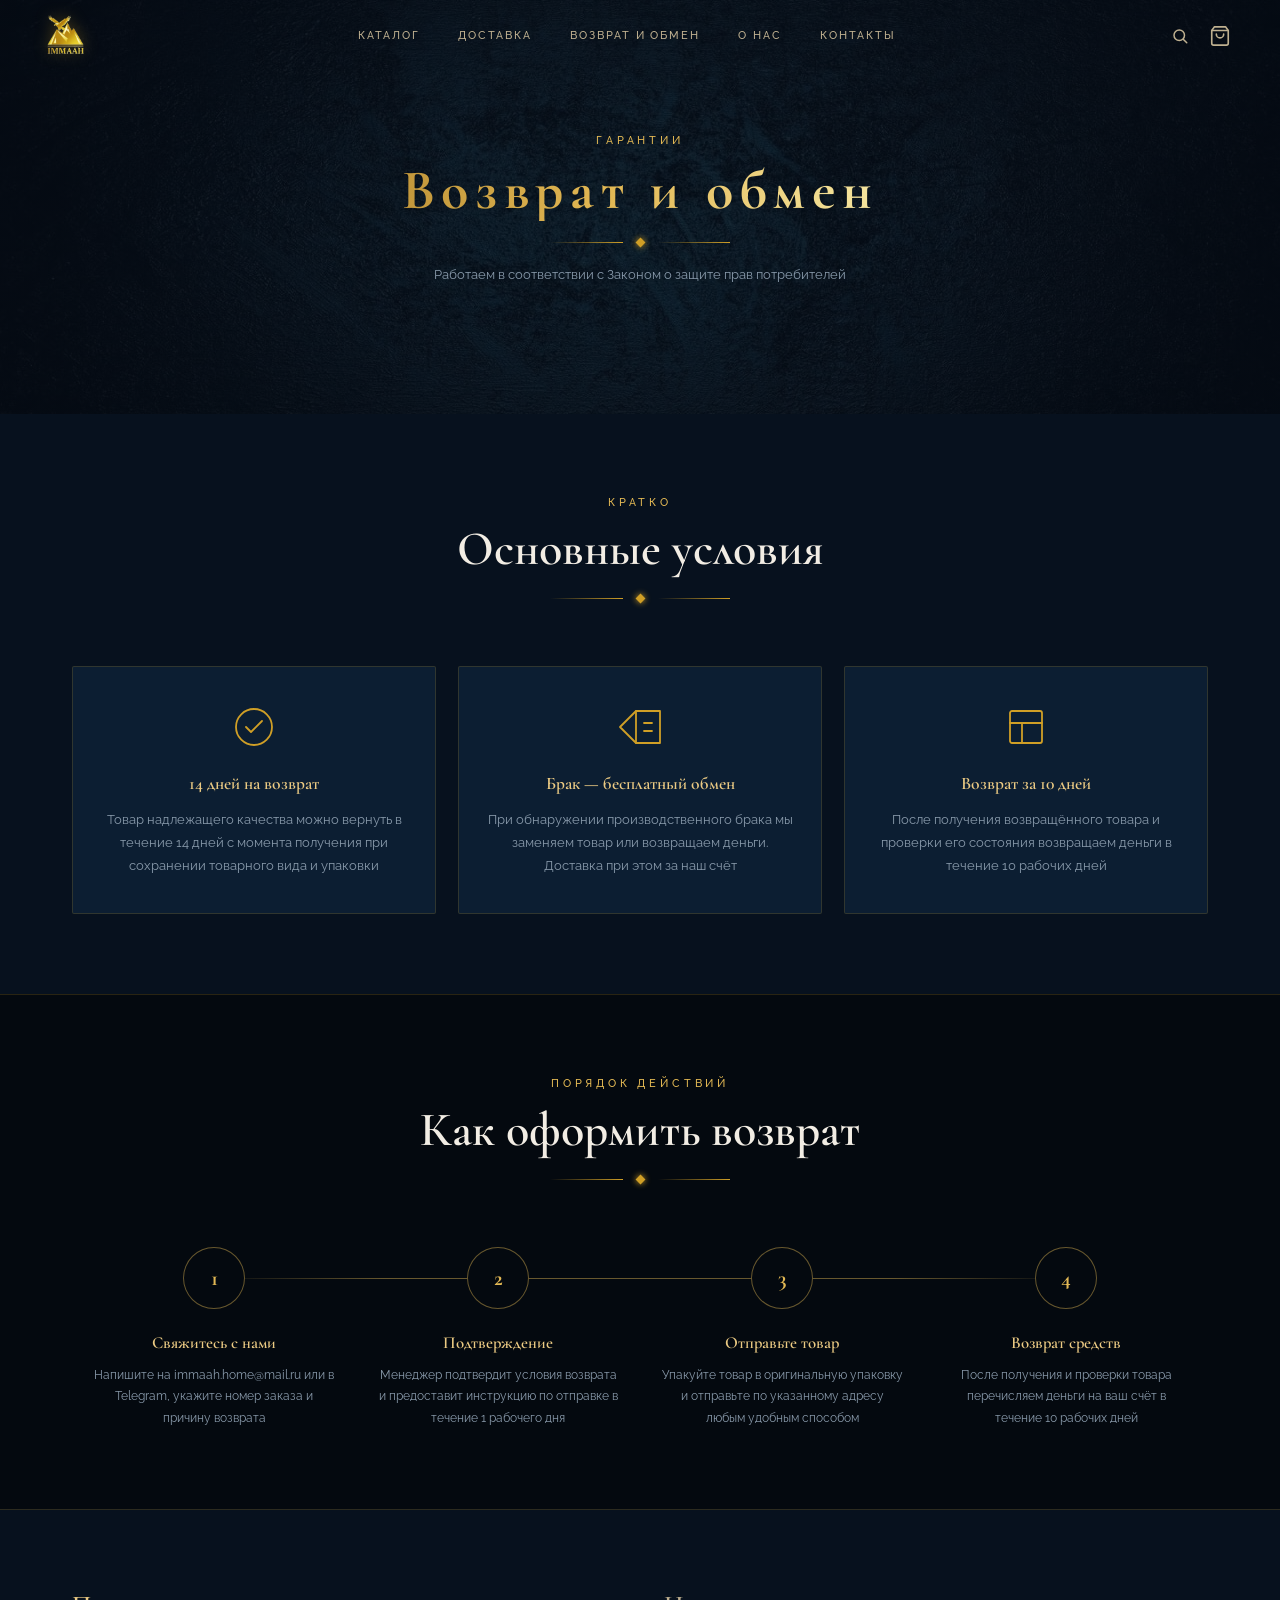
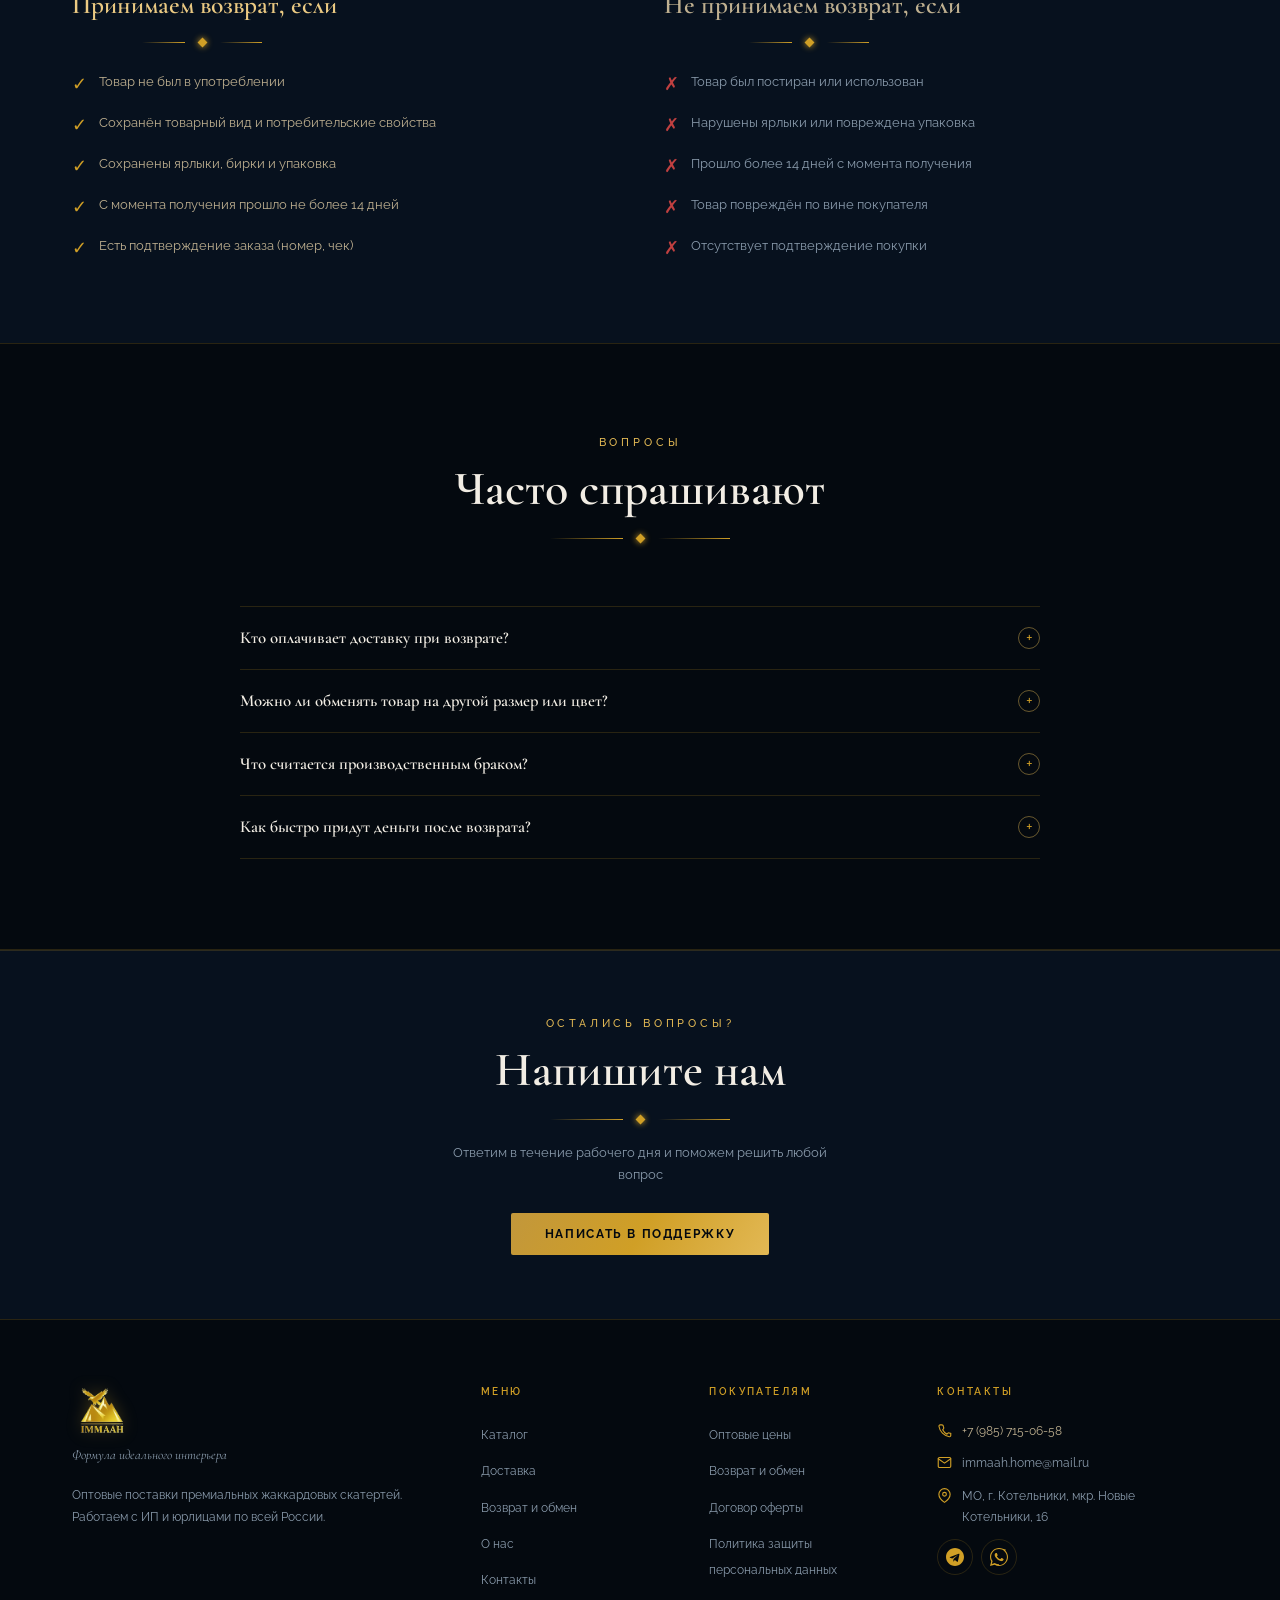
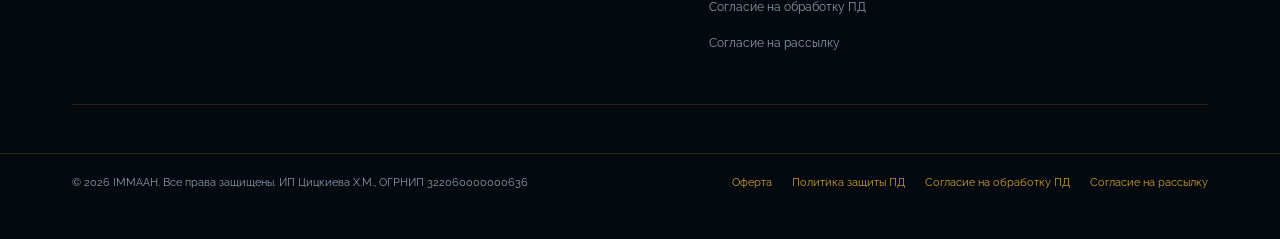
<file: returns.html>
﻿<!DOCTYPE html>
<html lang="ru">
<head>
  <meta charset="UTF-8">
  <meta name="viewport" content="width=device-width, initial-scale=1.0">
  <title>Возврат и обмен — IMMAAH</title>
  <link rel="preconnect" href="https://fonts.googleapis.com">
  <link rel="preconnect" href="https://fonts.gstatic.com" crossorigin>
  <link href="https://fonts.googleapis.com/css2?family=Cormorant+Garamond:ital,wght@0,400;0,600;0,700;1,400;1,600&family=Raleway:wght@300;400;500;600;700&display=swap" rel="stylesheet">
  <link rel="stylesheet" href="css/style.css">
</head>
<body>

<header id="header">
  <div class="header-inner">
    <a href="index.html" class="h-logo"><img src="img/logo.png" alt="IMMAAH"></a>
    <nav class="h-nav">
      <a href="catalog.html">Каталог</a>
      <a href="delivery.html">Доставка</a>
      <a href="returns.html">Возврат и обмен</a>
      <a href="about.html">О нас</a>
      <a href="contacts.html">Контакты</a>
    </nav>
    <a href="cart.html" class="h-cart" title="Корзина">
        <svg viewBox="0 0 24 24" fill="none" stroke="currentColor" stroke-width="1.8" stroke-linecap="round" stroke-linejoin="round"><path d="M6 2L3 6v14a2 2 0 002 2h14a2 2 0 002-2V6l-3-4z"/><line x1="3" y1="6" x2="21" y2="6"/><path d="M16 10a4 4 0 01-8 0"/></svg>
        <span class="h-cart-badge">0</span>
      </a>
  </div>
</header>

<section class="page-hero">
  <div class="ph-content">
    <span class="label">Гарантии</span>
    <h1 class="ph-title shimmer">Возврат и обмен</h1>
    <div class="divider"><div class="divider-diamond"></div></div>
    <p style="font-size:.82rem;color:var(--text-low);margin-top:8px">Работаем в соответствии с Законом о защите прав потребителей</p>
  </div>
</section>

<main>

<!-- Cards overview -->
<section style="padding:80px 0;background:var(--bg-main)">
  <div class="container">
    <div class="section-head fade">
      <span class="label">Кратко</span>
      <h2>Основные условия</h2>
      <div class="divider"><div class="divider-diamond"></div></div>
    </div>
    <div class="returns-grid">

      <div class="returns-card fade" data-delay="1">
        <div class="returns-card-icon">
          <svg viewBox="0 0 48 48" fill="none" stroke="currentColor" stroke-width="1.8" stroke-linecap="round" stroke-linejoin="round">
            <circle cx="24" cy="24" r="18"/>
            <polyline points="16 24 21 29 32 18"/>
          </svg>
        </div>
        <p class="returns-card-title">14 дней на возврат</p>
        <p class="returns-card-text">Товар надлежащего качества можно вернуть в течение 14 дней с момента получения при сохранении товарного вида и упаковки</p>
      </div>

      <div class="returns-card fade" data-delay="2">
        <div class="returns-card-icon">
          <svg viewBox="0 0 48 48" fill="none" stroke="currentColor" stroke-width="1.8" stroke-linecap="round" stroke-linejoin="round">
            <path d="M4 24 L20 8 L44 8 L44 40 L20 40 Z"/>
            <polyline points="20 8 20 40"/>
            <line x1="28" y1="20" x2="36" y2="20"/>
            <line x1="28" y1="28" x2="36" y2="28"/>
          </svg>
        </div>
        <p class="returns-card-title">Брак — бесплатный обмен</p>
        <p class="returns-card-text">При обнаружении производственного брака мы заменяем товар или возвращаем деньги. Доставка при этом за наш счёт</p>
      </div>

      <div class="returns-card fade" data-delay="3">
        <div class="returns-card-icon">
          <svg viewBox="0 0 48 48" fill="none" stroke="currentColor" stroke-width="1.8" stroke-linecap="round" stroke-linejoin="round">
            <rect x="8" y="8" width="32" height="32" rx="2"/>
            <line x1="8" y1="20" x2="40" y2="20"/>
            <line x1="20" y1="20" x2="20" y2="40"/>
          </svg>
        </div>
        <p class="returns-card-title">Возврат за 10 дней</p>
        <p class="returns-card-text">После получения возвращённого товара и проверки его состояния возвращаем деньги в течение 10 рабочих дней</p>
      </div>

    </div>
  </div>
</section>

<!-- How to return -->
<section style="padding:80px 0;background:var(--bg-deep);border-top:1px solid var(--b-dim)">
  <div class="container">
    <div class="section-head fade">
      <span class="label">Порядок действий</span>
      <h2>Как оформить возврат</h2>
      <div class="divider"><div class="divider-diamond"></div></div>
    </div>
    <div class="process-steps fade">
      <div class="process-step">
        <div class="step-num">1</div>
        <p class="step-title">Свяжитесь с нами</p>
        <p class="step-desc">Напишите на immaah.home@mail.ru или в Telegram, укажите номер заказа и причину возврата</p>
      </div>
      <div class="process-step">
        <div class="step-num">2</div>
        <p class="step-title">Подтверждение</p>
        <p class="step-desc">Менеджер подтвердит условия возврата и предоставит инструкцию по отправке в течение 1 рабочего дня</p>
      </div>
      <div class="process-step">
        <div class="step-num">3</div>
        <p class="step-title">Отправьте товар</p>
        <p class="step-desc">Упакуйте товар в оригинальную упаковку и отправьте по указанному адресу любым удобным способом</p>
      </div>
      <div class="process-step">
        <div class="step-num">4</div>
        <p class="step-title">Возврат средств</p>
        <p class="step-desc">После получения и проверки товара перечисляем деньги на ваш счёт в течение 10 рабочих дней</p>
      </div>
    </div>
  </div>
</section>

<!-- Conditions -->
<section style="padding:80px 0;background:var(--bg-main);border-top:1px solid var(--b-dim)">
  <div class="container">
    <div style="display:grid;grid-template-columns:1fr 1fr;gap:48px" class="fade">

      <div>
        <h2 style="text-align:left;font-size:1.6rem;margin-bottom:20px;color:var(--gold-4)">Принимаем возврат, если</h2>
        <div class="divider" style="margin:0 0 24px 70px;width:120px">
          <div class="divider-diamond"></div>
        </div>
        <ul style="display:flex;flex-direction:column;gap:12px">
          <li style="display:flex;gap:12px;font-size:.84rem;color:var(--text-mid);line-height:1.7"><span style="color:var(--gold-2);font-size:1.1rem;flex-shrink:0;margin-top:-1px">✓</span>Товар не был в употреблении</li>
          <li style="display:flex;gap:12px;font-size:.84rem;color:var(--text-mid);line-height:1.7"><span style="color:var(--gold-2);font-size:1.1rem;flex-shrink:0;margin-top:-1px">✓</span>Сохранён товарный вид и потребительские свойства</li>
          <li style="display:flex;gap:12px;font-size:.84rem;color:var(--text-mid);line-height:1.7"><span style="color:var(--gold-2);font-size:1.1rem;flex-shrink:0;margin-top:-1px">✓</span>Сохранены ярлыки, бирки и упаковка</li>
          <li style="display:flex;gap:12px;font-size:.84rem;color:var(--text-mid);line-height:1.7"><span style="color:var(--gold-2);font-size:1.1rem;flex-shrink:0;margin-top:-1px">✓</span>С момента получения прошло не более 14 дней</li>
          <li style="display:flex;gap:12px;font-size:.84rem;color:var(--text-mid);line-height:1.7"><span style="color:var(--gold-2);font-size:1.1rem;flex-shrink:0;margin-top:-1px">✓</span>Есть подтверждение заказа (номер, чек)</li>
        </ul>
      </div>

      <div>
        <h2 style="text-align:left;font-size:1.6rem;margin-bottom:20px;color:var(--text-mid)">Не принимаем возврат, если</h2>
        <div class="divider" style="margin:0 0 24px 85px;width:120px">
          <div class="divider-diamond"></div>
        </div>
        <ul style="display:flex;flex-direction:column;gap:12px">
          <li style="display:flex;gap:12px;font-size:.84rem;color:var(--text-low);line-height:1.7"><span style="color:#c04040;font-size:1.1rem;flex-shrink:0;margin-top:-1px">✗</span>Товар был постиран или использован</li>
          <li style="display:flex;gap:12px;font-size:.84rem;color:var(--text-low);line-height:1.7"><span style="color:#c04040;font-size:1.1rem;flex-shrink:0;margin-top:-1px">✗</span>Нарушены ярлыки или повреждена упаковка</li>
          <li style="display:flex;gap:12px;font-size:.84rem;color:var(--text-low);line-height:1.7"><span style="color:#c04040;font-size:1.1rem;flex-shrink:0;margin-top:-1px">✗</span>Прошло более 14 дней с момента получения</li>
          <li style="display:flex;gap:12px;font-size:.84rem;color:var(--text-low);line-height:1.7"><span style="color:#c04040;font-size:1.1rem;flex-shrink:0;margin-top:-1px">✗</span>Товар повреждён по вине покупателя</li>
          <li style="display:flex;gap:12px;font-size:.84rem;color:var(--text-low);line-height:1.7"><span style="color:#c04040;font-size:1.1rem;flex-shrink:0;margin-top:-1px">✗</span>Отсутствует подтверждение покупки</li>
        </ul>
      </div>

    </div>
  </div>
</section>

<!-- FAQ -->
<section class="faq-section">
  <div class="container">
    <div class="section-head fade">
      <span class="label">Вопросы</span>
      <h2>Часто спрашивают</h2>
      <div class="divider"><div class="divider-diamond"></div></div>
    </div>
    <div class="faq-list fade">
      <div class="faq-item">
        <div class="faq-q">
          <span class="faq-q-text">Кто оплачивает доставку при возврате?</span>
          <span class="faq-icon">+</span>
        </div>
        <div class="faq-a">
          <p class="faq-a-inner">При возврате товара надлежащего качества расходы на доставку несёт покупатель. При обнаружении производственного брака доставку оплачивает IMMAAH.</p>
        </div>
      </div>
      <div class="faq-item">
        <div class="faq-q">
          <span class="faq-q-text">Можно ли обменять товар на другой размер или цвет?</span>
          <span class="faq-icon">+</span>
        </div>
        <div class="faq-a">
          <p class="faq-a-inner">Да. Оформите запрос через форму обратной связи или в Telegram. Обмен производится при наличии нужного товара на складе. Разница в стоимости компенсируется.</p>
        </div>
      </div>
      <div class="faq-item">
        <div class="faq-q">
          <span class="faq-q-text">Что считается производственным браком?</span>
          <span class="faq-icon">+</span>
        </div>
        <div class="faq-a">
          <p class="faq-a-inner">Производственный брак: дефекты ткани (затяжки, дыры), неровное кружево, несоответствие цвета или размера заявленным, повреждения вышивки. Механические повреждения, полученные при использовании, браком не считаются.</p>
        </div>
      </div>
      <div class="faq-item">
        <div class="faq-q">
          <span class="faq-q-text">Как быстро придут деньги после возврата?</span>
          <span class="faq-icon">+</span>
        </div>
        <div class="faq-a">
          <p class="faq-a-inner">После получения товара и проверки его состояния — в течение 10 рабочих дней. При оплате картой деньги возвращаются на ту же карту. При безналичном расчёте — на расчётный счёт.</p>
        </div>
      </div>
    </div>
  </div>
</section>

<!-- CTA -->
<section style="padding:64px 0;background:var(--bg-main);border-top:1px solid var(--b-dim);text-align:center">
  <div class="container fade">
    <span class="label">Остались вопросы?</span>
    <h2 style="margin-bottom:12px">Напишите нам</h2>
    <div class="divider"><div class="divider-diamond"></div></div>
    <p style="font-size:.84rem;color:var(--text-low);margin:16px auto 28px;max-width:400px">Ответим в течение рабочего дня и поможем решить любой вопрос</p>
    <button onclick="openLeadModal()" class="btn btn-gold">Написать в поддержку</button>
  </div>
</section>

</main>

<footer>
  <div class="container">
    <div class="footer-grid">
      <div class="footer-brand">
        <img src="img/logo.png" alt="IMMAAH" style="height:56px;width:auto;filter:drop-shadow(0 0 8px rgba(210,159,38,.3))">
        <p class="footer-brand-name shimmer" style="display:none"></p>
        <p class="footer-brand-tag">Формула идеального интерьера</p>
        <p class="footer-brand-desc">Оптовые поставки премиальных жаккардовых скатертей. Работаем с ИП и юрлицами по всей России.</p>
      </div>
      <div>
        <p class="footer-col-title">Меню</p>
        <ul class="footer-links">
          <li><a href="catalog.html">Каталог</a></li>
          <li><a href="delivery.html">Доставка</a></li>
          <li><a href="returns.html">Возврат и обмен</a></li>
          <li><a href="about.html">О нас</a></li>
          <li><a href="contacts.html">Контакты</a></li>
        </ul>
      </div>
      <div>
        <p class="footer-col-title">Покупателям</p>
        <ul class="footer-links">
          <li><a href="catalog.html">Оптовые цены</a></li>
          <li><a href="returns.html">Возврат и обмен</a></li>
          <li><a href="offer.html">Договор оферты</a></li>
          <li><a href="privacy.html">Политика защиты персональных данных</a></li>
          <li><a href="consent-personal-data.html">Согласие на обработку ПД</a></li>
          <li><a href="consent-mailing.html">Согласие на рассылку</a></li>
        </ul>
      </div>
      <div>
        <p class="footer-col-title">Контакты</p>
        <div class="contact-row">
          <svg viewBox="0 0 24 24" fill="none" stroke="currentColor" stroke-width="1.8" stroke-linecap="round" stroke-linejoin="round"><path d="M22 16.9v3a2 2 0 01-2.2 2A19.8 19.8 0 013.1 5.2 2 2 0 015 3h3a2 2 0 012 1.7c.1.9.4 1.8.7 2.6a2 2 0 01-.4 2.1L9 10.9a16 16 0 006.9 6.9l1.5-1.5a2 2 0 012.1-.4c.8.3 1.7.6 2.6.7A2 2 0 0122 17Z"/></svg>
          <a href="tel:+79857150658" style="color:var(--text-mid);transition:color .2s" onmouseover="this.style.color='var(--gold-4)'" onmouseout="this.style.color='var(--text-mid)'">+7 (985) 715-06-58</a>
        </div>
        <div class="contact-row">
          <svg viewBox="0 0 24 24" fill="none" stroke="currentColor" stroke-width="1.8" stroke-linecap="round" stroke-linejoin="round"><path d="M4 4h16c1.1 0 2 .9 2 2v12c0 1.1-.9 2-2 2H4c-1.1 0-2-.9-2-2V6c0-1.1.9-2 2-2z"/><polyline points="22,6 12,13 2,6"/></svg>
          <span>immaah.home@mail.ru</span>
        </div>
        <div class="contact-row">
          <svg viewBox="0 0 24 24" fill="none" stroke="currentColor" stroke-width="1.8" stroke-linecap="round" stroke-linejoin="round"><path d="M21 10c0 7-9 13-9 13S3 17 3 10a9 9 0 0118 0z"/><circle cx="12" cy="10" r="3"/></svg>
          <span>МО, г. Котельники, мкр. Новые Котельники, 16</span>
        </div>
        <div class="footer-messengers">
          <a href="https://t.me/+79857150658" class="messenger-btn" target="_blank" title="Telegram"><svg viewBox="0 0 24 24" fill="currentColor"><path d="M12 0C5.37 0 0 5.37 0 12s5.37 12 12 12 12-5.37 12-12S18.63 0 12 0zm5.94 8.2-2.04 9.63c-.15.68-.54.84-1.09.52l-3-2.2-1.44 1.39c-.16.16-.3.3-.6.3l.21-3.03 5.52-4.99c.24-.21-.05-.33-.37-.12l-6.82 4.3-2.94-.92c-.64-.2-.65-.64.13-.95l11.47-4.42c.53-.19 1 .13.77.49z"/></svg></a>
          <a href="https://wa.me/79857150658" class="messenger-btn" target="_blank" title="WhatsApp"><svg viewBox="0 0 24 24" fill="currentColor"><path d="M17.47 14.38c-.29-.15-1.72-.84-1.99-.94-.27-.09-.46-.14-.66.15-.19.29-.75.94-.92 1.13-.17.19-.34.21-.63.07-.29-.15-1.22-.45-2.33-1.43-.86-.77-1.44-1.72-1.61-2.01-.17-.29-.02-.44.13-.59.13-.13.29-.34.44-.51.14-.17.19-.29.29-.48.1-.19.05-.36-.02-.51-.07-.14-.66-1.6-.9-2.19-.24-.58-.47-.5-.66-.51-.17 0-.36-.02-.56-.02-.19 0-.51.07-.77.36-.27.29-1.02 1-1.02 2.43s1.05 2.82 1.19 3.01c.14.2 2.06 3.14 4.99 4.41.7.3 1.24.48 1.67.61.7.22 1.34.19 1.84.12.56-.08 1.72-.71 1.96-1.39.24-.68.24-1.27.17-1.39-.07-.12-.27-.19-.56-.34zm-5.44 7.44h-.02c-1.85 0-3.67-.5-5.26-1.44l-.38-.22-3.93 1.03 1.05-3.83-.25-.39C2.19 15.54 1.5 13.84 1.5 12.01c0-5.8 4.72-10.52 10.54-10.52 2.81 0 5.46 1.1 7.44 3.09 1.99 1.99 3.08 4.64 3.08 7.45 0 5.8-4.72 10.79-10.53 10.79zm8.97-19.76C19.03 2.01 15.57 0 12 0 5.37 0 0 5.37 0 12c0 2.11.55 4.17 1.6 5.97L0 24l6.19-1.62C8 23.44 9.98 24 12 24c6.63 0 12-5.37 12-12 0-3.21-1.25-6.22-3.5-8.47z"/></svg></a>
        </div>
      </div>
    </div>
  </div>

  <div class="footer-bottom">
    <div class="container">
      <span>© 2026 IMMAAH. Все права защищены. ИП Цицкиева Х.М., ОГРНИП 322060000000636</span>
      <div style="display:flex;gap:20px;flex-wrap:wrap">
        <a href="offer.html">Оферта</a>
        <a href="privacy.html">Политика защиты ПД</a>
        <a href="consent-personal-data.html">Согласие на обработку ПД</a>
        <a href="consent-mailing.html">Согласие на рассылку</a>
      </div>
    </div>
  </div>
</footer>

<script src="js/main.js"></script>

<div id="lead-modal" class="modal-overlay" onclick="if(event.target===this)closeLeadModal()">
  <div class="modal-box">
    <button class="modal-close" onclick="closeLeadModal()" aria-label="Закрыть">
      <svg viewBox="0 0 24 24" fill="none" stroke="currentColor" stroke-width="2" stroke-linecap="round" stroke-linejoin="round"><line x1="18" y1="6" x2="6" y2="18"/><line x1="6" y1="6" x2="18" y2="18"/></svg>
    </button>
    <p class="modal-title">Написать в поддержку</p>
    <div class="divider" style="margin:12px auto 20px"><div class="divider-diamond"></div></div>
    <form class="form-stack" id="lead-form" onsubmit="return false">
      <input type="text" placeholder="Имя *" required>
      <input type="tel" placeholder="Телефон *" required>
      <input type="email" placeholder="Email">
      <input type="text" placeholder="Компания / ИП">
      <textarea placeholder="Опишите ваш вопрос" rows="3"></textarea>
      <div class="consent-checks">
        <label class="consent-check">
          <input type="checkbox" id="lf-privacy" required>
          <span class="consent-check-label">Я ознакомлен(-а) с <a href="privacy.html" target="_blank">Политикой защиты персональных данных</a> и даю <a href="consent-personal-data.html" target="_blank">Согласие на предоставление персональных данных</a></span>
        </label>
        <label class="consent-check">
          <input type="checkbox" id="lf-offer" required>
          <span class="consent-check-label">Я принимаю условия <a href="offer.html" target="_blank">Договора публичной оферты</a></span>
        </label>
        <label class="consent-check">
          <input type="checkbox" id="lf-mailing">
          <span class="consent-check-label">Я согласен(-а) получать рекламную рассылку — <a href="consent-mailing.html" target="_blank">Согласие на получение рекламной рассылки</a></span>
        </label>
      </div>
      <button type="button" class="btn btn-gold" style="width:100%;justify-content:center" onclick="submitLeadForm()">Отправить</button>
    </form>
  </div>
</div>
</body>
</html>
</file>
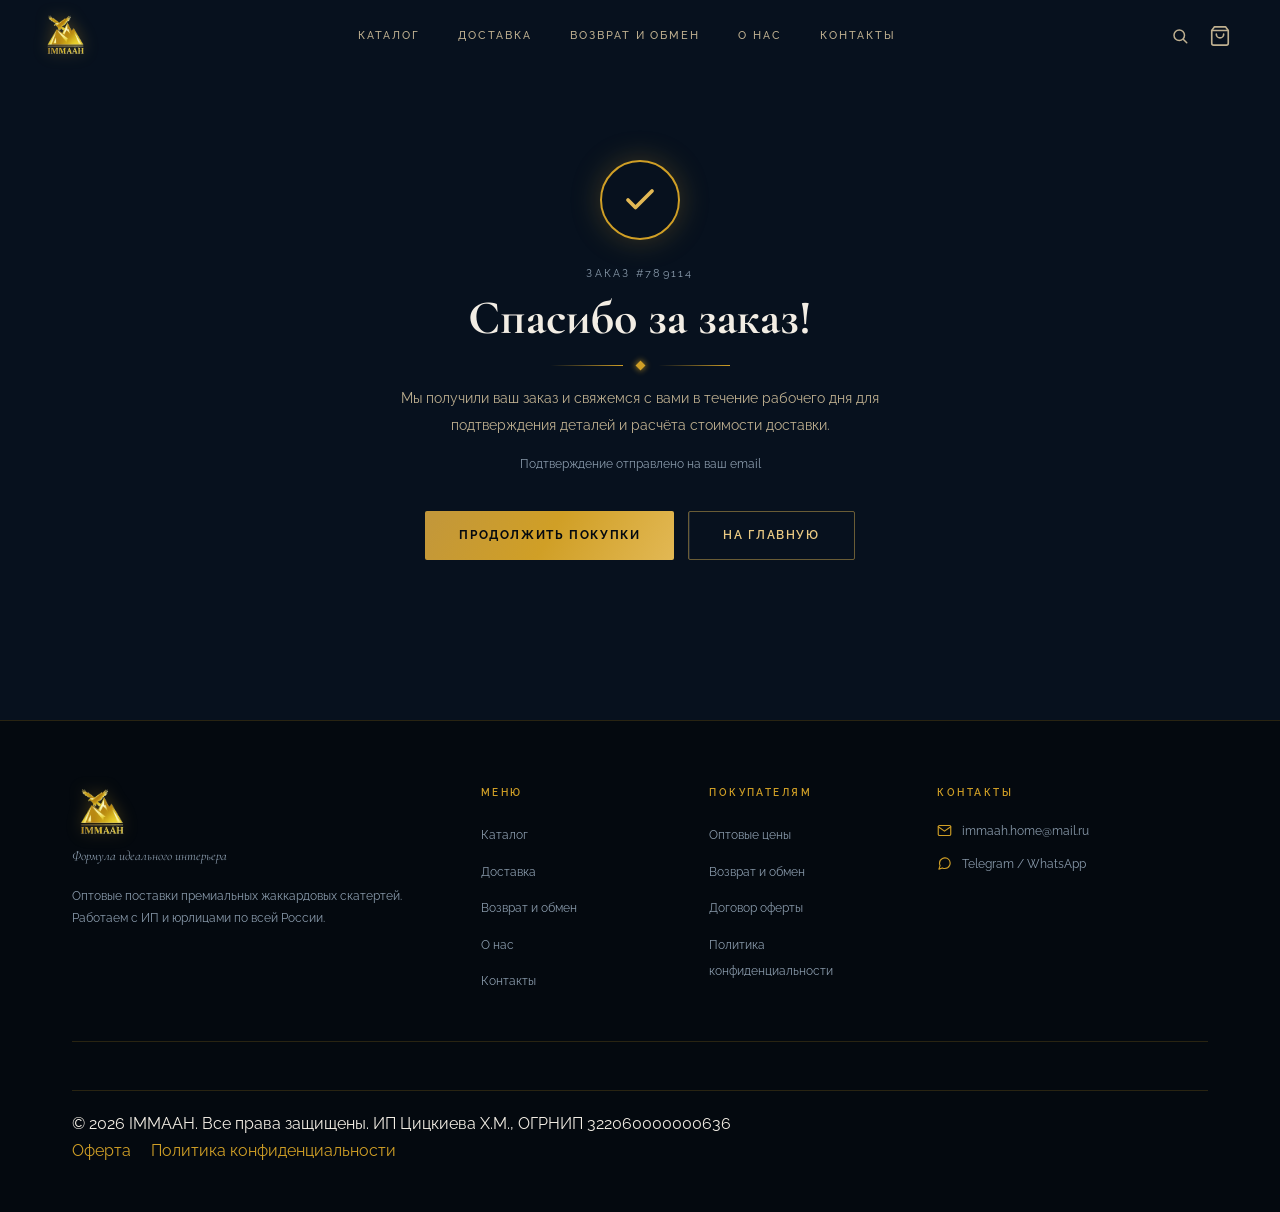
<file: thankyou.html>
﻿<!DOCTYPE html>
<html lang="ru">
<head>
  <meta charset="UTF-8">
  <meta name="viewport" content="width=device-width, initial-scale=1.0">
  <title>Заказ принят — IMMAAH</title>
  <link rel="preconnect" href="https://fonts.googleapis.com">
  <link rel="preconnect" href="https://fonts.gstatic.com" crossorigin>
  <link href="https://fonts.googleapis.com/css2?family=Cormorant+Garamond:ital,wght@0,400;0,600;0,700;1,400;1,600&family=Raleway:wght@300;400;500;600;700&display=swap" rel="stylesheet">
  <link rel="stylesheet" href="css/style.css">
  <style>
    .check-circle {
      width: 80px; height: 80px;
      border: 2px solid var(--gold-2);
      border-radius: 50%;
      display: flex; align-items: center; justify-content: center;
      margin: 0 auto 24px;
      animation: checkAppear .6s var(--ease) both;
      box-shadow: 0 0 30px rgba(210,159,38,.25);
    }
    @keyframes checkAppear {
      from { transform: scale(0); opacity: 0; }
      to   { transform: scale(1); opacity: 1; }
    }
    .check-circle svg { animation: checkDraw .4s .5s var(--ease) both; }
    @keyframes checkDraw {
      from { stroke-dashoffset: 100; opacity: 0; }
      to   { stroke-dashoffset: 0;   opacity: 1; }
    }
    .thankyou-content { animation: pageEnter .5s .2s var(--ease) both; }
  </style>
</head>
<body>

<header id="header" class="scrolled">
  <div class="header-inner">
    <a href="index.html" class="h-logo"><img src="img/logo.png" alt="IMMAAH"></a>
    <nav class="h-nav">
      <a href="catalog.html">Каталог</a>
      <a href="delivery.html">Доставка</a>
      <a href="returns.html">Возврат и обмен</a>
      <a href="about.html">О нас</a>
      <a href="contacts.html">Контакты</a>
    </nav>
    <div style="display:flex;align-items:center;gap:12px">
      <a href="cart.html" class="h-cart" title="Корзина">
        <svg viewBox="0 0 24 24" fill="none" stroke="currentColor" stroke-width="1.8" stroke-linecap="round" stroke-linejoin="round"><path d="M6 2L3 6v14a2 2 0 002 2h14a2 2 0 002-2V6l-3-4z"/><line x1="3" y1="6" x2="21" y2="6"/><path d="M16 10a4 4 0 01-8 0"/></svg>
        <span class="h-cart-badge">0</span>
      </a>
    </div>
  </div>
</header>

<main>
<section class="thankyou-section">
  <div class="thankyou-content">
    <div class="check-circle">
      <svg viewBox="0 0 24 24" width="36" height="36" fill="none" stroke="var(--gold-3)" stroke-width="2.5" stroke-linecap="round" stroke-linejoin="round" style="stroke-dasharray:100">
        <polyline points="20 6 9 17 4 12"/>
      </svg>
    </div>
    <p class="thankyou-num">Заказ #<span id="order-num">—</span></p>
    <h1 style="font-family:'Cormorant Garamond',serif;font-size:clamp(2rem,4vw,3rem);font-weight:700;margin-bottom:12px">Спасибо за заказ!</h1>
    <div class="divider" style="margin:16px auto"><div class="divider-diamond"></div></div>
    <p style="font-size:.88rem;color:var(--text-mid);max-width:480px;margin:16px auto;line-height:1.9">
      Мы получили ваш заказ и свяжемся с вами в течение рабочего дня для подтверждения деталей и расчёта стоимости доставки.
    </p>
    <p style="font-size:.78rem;color:var(--text-low);margin-bottom:36px">
      Подтверждение отправлено на ваш email
    </p>
    <div style="display:flex;gap:14px;justify-content:center;flex-wrap:wrap">
      <a href="catalog.html" class="btn btn-gold">Продолжить покупки</a>
      <a href="index.html" class="btn btn-ghost">На главную</a>
    </div>
  </div>
</section>
</main>

<footer>
  <div class="container">
    <div class="footer-grid">
      <div class="footer-brand">
        <img src="img/logo.png" alt="IMMAAH" style="height:56px;width:auto;filter:drop-shadow(0 0 8px rgba(210,159,38,.3))">
        <p class="footer-brand-name shimmer" style="display:none"></p>
        <p class="footer-brand-tag">Формула идеального интерьера</p>
        <p class="footer-brand-desc">Оптовые поставки премиальных жаккардовых скатертей. Работаем с ИП и юрлицами по всей России.</p>
      </div>
      <div>
        <p class="footer-col-title">Меню</p>
        <ul class="footer-links">
          <li><a href="catalog.html">Каталог</a></li>
          <li><a href="delivery.html">Доставка</a></li>
          <li><a href="returns.html">Возврат и обмен</a></li>
          <li><a href="about.html">О нас</a></li>
          <li><a href="contacts.html">Контакты</a></li>
        </ul>
      </div>
      <div>
        <p class="footer-col-title">Покупателям</p>
        <ul class="footer-links">
          <li><a href="catalog.html">Оптовые цены</a></li>
          <li><a href="returns.html">Возврат и обмен</a></li>
          <li><a href="offer.html">Договор оферты</a></li>
          <li><a href="privacy.html">Политика конфиденциальности</a></li>
        </ul>
      </div>
      <div>
        <p class="footer-col-title">Контакты</p>
        <div class="contact-row">
          <svg viewBox="0 0 24 24" fill="none" stroke="currentColor" stroke-width="1.8" stroke-linecap="round" stroke-linejoin="round"><path d="M4 4h16c1.1 0 2 .9 2 2v12c0 1.1-.9 2-2 2H4c-1.1 0-2-.9-2-2V6c0-1.1.9-2 2-2z"/><polyline points="22,6 12,13 2,6"/></svg>
          <span>immaah.home@mail.ru</span>
        </div>
        <div class="contact-row">
          <svg viewBox="0 0 24 24" fill="none" stroke="currentColor" stroke-width="1.8" stroke-linecap="round" stroke-linejoin="round"><path d="M21 11.5a8.4 8.4 0 01-.9 3.8 8.5 8.5 0 01-7.6 4.7 8.4 8.4 0 01-3.8-.9L3 21l1.9-5.7a8.4 8.4 0 01-.9-3.8 8.5 8.5 0 014.7-7.6 8.4 8.4 0 013.8-.9h.5a8.5 8.5 0 018 8v.5z"/></svg>
          <span>Telegram / WhatsApp</span>
        </div>
      </div>
    </div>
    <div class="footer-bottom">
      <span>© 2026 IMMAAH. Все права защищены. ИП Цицкиева Х.М., ОГРНИП 322060000000636</span>
      <div style="display:flex;gap:20px">
        <a href="offer.html">Оферта</a>
        <a href="privacy.html">Политика конфиденциальности</a>
      </div>
    </div>
  </div>
</footer>

<script src="js/main.js"></script>
<script>
  // Clear cart after order
  localStorage.removeItem('immaah_cart');
  // Random order number
  document.getElementById('order-num').textContent = Math.floor(100000 + Math.random() * 900000);
</script>
</body>
</html>
</file>
<file: css/style.css>
/* ============================================================
   IMMAAH — style.css
   ============================================================ */

/* ── Reset ──────────────────────────────────────────────────── */
*, *::before, *::after { box-sizing: border-box; margin: 0; padding: 0; }
html { scroll-behavior: smooth; font-size: 16px; }
img { max-width: 100%; display: block; }
a { text-decoration: none; color: inherit; }
ul { list-style: none; }

/* ── Design tokens ───────────────────────────────────────────── */
:root {
  --bg-deep:    #04090F;
  --bg-main:    #07111E;
  --bg-mid:     #091828;
  --bg-card:    #0C1E32;
  --bg-card-h:  #0F2540;

  --gold-1: #C2973B;
  --gold-2: #D09F26;
  --gold-3: #E2B854;
  --gold-4: #EBCA83;
  --gold-5: #F5E5A0;

  --text-hi:   #F2EDE4;
  --text-mid:  #BFB090;
  --text-low:  #8A9BAC;

  --b-dim:    rgba(210,159,38,.18);
  --b-mid:    rgba(226,184,84,.45);
  --b-bright: rgba(235,202,131,.75);

  --ease: cubic-bezier(.4,0,.2,1);
}

/* ── Base ────────────────────────────────────────────────────── */
body {
  font-family: 'Raleway', sans-serif;
  font-weight: 400;
  color: var(--text-hi);
  background: var(--bg-main);
  line-height: 1.65;
  overflow-x: hidden;
}

/* ── Typography ──────────────────────────────────────────────── */
h1,h2,h3 {
  font-family: 'Cormorant Garamond', serif;
  font-weight: 600;
  line-height: 1.15;
}
h1 { font-size: clamp(3rem,7vw,5.5rem); }
h2 { font-size: clamp(2rem,4vw,3rem); }
h3 { font-size: clamp(1.1rem,2.2vw,1.5rem); }

.label {
  display: block;
  font-size: .68rem;
  font-weight: 500;
  letter-spacing: .35em;
  text-transform: uppercase;
  color: var(--gold-3);
  margin-bottom: 10px;
}

/* ── Gold shimmer ────────────────────────────────────────────── */
.shimmer {
  background: linear-gradient(90deg,
    var(--gold-1) 0%,
    var(--gold-3) 22%,
    var(--gold-5) 50%,
    var(--gold-3) 78%,
    var(--gold-1) 100%);
  background-size: 200% auto;
  -webkit-background-clip: text;
  -webkit-text-fill-color: transparent;
  background-clip: text;
  animation: shimmer 4s linear infinite;
}
@keyframes shimmer { to { background-position: 200% center; } }

/* ── Gold divider ────────────────────────────────────────────── */
.divider {
  display: flex;
  align-items: center;
  gap: 14px;
  width: 180px;
  margin: 18px auto;
}
.divider::before,
.divider::after {
  content: '';
  flex: 1;
  height: 1px;
  background: linear-gradient(90deg, transparent, var(--gold-2), transparent);
  animation: shimmer 3.5s ease-in-out infinite;
  background-size: 200% 100%;
}
.divider-diamond {
  width: 7px;
  height: 7px;
  background: var(--gold-2);
  transform: rotate(45deg);
  flex-shrink: 0;
  box-shadow: 0 0 6px var(--gold-2);
}

/* ── Container ───────────────────────────────────────────────── */
.container {
  max-width: 1200px;
  margin: 0 auto;
  padding: 0 32px;
}

/* ── Section header ──────────────────────────────────────────── */
.section-head {
  text-align: center;
  margin-bottom: 64px;
}

/* ── Buttons ─────────────────────────────────────────────────── */
.btn {
  display: inline-flex;
  align-items: center;
  gap: 8px;
  padding: 14px 34px;
  font-family: 'Raleway', sans-serif;
  font-size: .72rem;
  font-weight: 600;
  letter-spacing: .14em;
  text-transform: uppercase;
  border-radius: 2px;
  border: none;
  cursor: pointer;
  position: relative;
  overflow: hidden;
  transition: transform .25s var(--ease), box-shadow .25s var(--ease);
}
.btn::after {
  content: '';
  position: absolute;
  inset: 0;
  background: linear-gradient(90deg, transparent, rgba(255,255,255,.12), transparent);
  background-size: 200% 100%;
  transform: translateX(-100%);
  transition: transform .5s var(--ease);
}
.btn:hover::after  { transform: translateX(100%); }
.btn:hover         { transform: translateY(-2px); }

.btn-gold {
  background: linear-gradient(120deg, var(--gold-1) 0%, var(--gold-2) 50%, var(--gold-3) 100%);
  color: var(--bg-deep);
  font-weight: 700;
}
.btn-gold:hover {
  box-shadow: 0 0 28px rgba(210,159,38,.45), 0 6px 20px rgba(0,0,0,.4);
}

.btn-ghost {
  background: transparent;
  color: var(--gold-4);
  border: 1px solid var(--b-mid);
}
.btn-ghost:hover {
  color: var(--gold-5);
  border-color: var(--gold-3);
  box-shadow: 0 0 18px rgba(210,159,38,.15);
}

/* ═══════════════════════════════════════════════════════════════
   HEADER
═══════════════════════════════════════════════════════════════ */
#header {
  position: fixed;
  inset: 0 0 auto 0;
  z-index: 100;
  transform: translateY(0);
  transition: transform .45s var(--ease),
              background .3s var(--ease),
              box-shadow .3s var(--ease);
}
#header.hide { transform: translateY(-100%); }
#header.scrolled {
  background: rgba(4,9,15,.93);
  backdrop-filter: blur(18px);
  -webkit-backdrop-filter: blur(18px);
  box-shadow: 0 1px 0 var(--b-dim);
}

.header-inner {
  display: flex;
  align-items: center;
  justify-content: space-between;
  height: 72px;
  max-width: 1400px;
  margin: 0 auto;
  padding: 0 40px;
}

/* Cart icon */
.h-cart {
  position: relative;
  display: flex;
  align-items: center;
  justify-content: center;
  width: 40px;
  height: 40px;
  cursor: pointer;
  color: var(--text-mid);
  transition: color .25s;
  flex-shrink: 0;
}
.h-cart:hover { color: var(--gold-4); }
.h-cart svg { width: 22px; height: 22px; }

.h-cart-badge {
  position: absolute;
  top: 2px; right: 2px;
  min-width: 17px; height: 17px;
  background: linear-gradient(135deg, var(--gold-2), var(--gold-3));
  color: var(--bg-deep);
  font-size: .58rem;
  font-weight: 700;
  font-family: 'Raleway', sans-serif;
  border-radius: 9px;
  display: flex;
  align-items: center;
  justify-content: center;
  padding: 0 4px;
  opacity: 0;
  transform: scale(0);
  transition: opacity .25s var(--ease), transform .25s var(--ease);
  pointer-events: none;
}
.h-cart-badge.show {
  opacity: 1;
  transform: scale(1);
}

/* Bounce animation on add to cart */
.h-cart.bounce {
  animation: cartBounce .55s var(--ease);
}
@keyframes cartBounce {
  0%   { transform: scale(1)   translateY(0); }
  25%  { transform: scale(1.3) translateY(-6px); }
  50%  { transform: scale(.9)  translateY(3px); }
  75%  { transform: scale(1.1) translateY(-2px); }
  100% { transform: scale(1)   translateY(0); }
}
.h-cart-badge.pop {
  animation: badgePop .35s var(--ease);
}
@keyframes badgePop {
  0%   { transform: scale(1); }
  45%  { transform: scale(1.55); }
  100% { transform: scale(1); }
}

/* Flying dot to cart */
.cart-fly-dot {
  position: fixed;
  width: 10px; height: 10px;
  background: var(--gold-3);
  border-radius: 50%;
  pointer-events: none;
  z-index: 9999;
  box-shadow: 0 0 8px rgba(226,184,84,.8);
  transform: translate(-50%, -50%);
}

/* Buy button on cards */
.btn-buy {
  padding: 9px 18px;
  font-size: .62rem;
  letter-spacing: .1em;
  text-transform: uppercase;
  font-family: 'Raleway', sans-serif;
  font-weight: 600;
  background: linear-gradient(120deg, var(--gold-1), var(--gold-2), var(--gold-3));
  color: var(--bg-deep);
  border: none;
  border-radius: 1px;
  cursor: pointer;
  transition: all .25s var(--ease);
  position: relative;
  overflow: hidden;
  flex-shrink: 0;
}
.btn-buy::after {
  content: '';
  position: absolute;
  inset: 0;
  background: linear-gradient(90deg, transparent, rgba(255,255,255,.15), transparent);
  transform: translateX(-100%);
  transition: transform .4s var(--ease);
}
.btn-buy:hover::after { transform: translateX(100%); }
.btn-buy:hover {
  box-shadow: 0 0 18px rgba(210,159,38,.4);
  transform: translateY(-1px);
}
.btn-buy:active { transform: scale(.97); }

/* Logo */
.h-logo {
  display: flex;
  align-items: center;
  gap: 11px;
}
.h-logo img { height: 48px; width: auto; filter: drop-shadow(0 0 8px rgba(210,159,38,.35)); }
.h-logo-text {
  font-family: 'Cormorant Garamond', serif;
  font-size: 1.25rem;
  font-weight: 700;
  letter-spacing: .2em;
  background: linear-gradient(135deg, var(--gold-4), var(--gold-2));
  -webkit-background-clip: text;
  -webkit-text-fill-color: transparent;
  background-clip: text;
}

/* Nav */
.h-nav { display: flex; align-items: center; gap: 38px; }
.h-nav a {
  font-size: .68rem;
  font-weight: 500;
  letter-spacing: .18em;
  text-transform: uppercase;
  color: var(--text-mid);
  position: relative;
  transition: color .2s;
}
.h-nav a::after {
  content: '';
  position: absolute;
  bottom: -4px;
  left: 0; right: 0;
  height: 1px;
  background: var(--gold-2);
  transform: scaleX(0);
  transition: transform .25s var(--ease);
}
.h-nav a:hover { color: var(--gold-4); }
.h-nav a:hover::after { transform: scaleX(1); }

/* ═══════════════════════════════════════════════════════════════
   HERO
═══════════════════════════════════════════════════════════════ */
.hero {
  min-height: 100vh;
  display: flex;
  flex-direction: column;
  align-items: center;
  justify-content: center;
  text-align: center;
  padding: 100px 24px 64px;
  position: relative;
  overflow: hidden;
  background-image: linear-gradient(rgba(4,9,18,.52), rgba(4,9,18,.52)), url('../img/hero-bg-v2.jpg');
  background-size: cover;
  background-position: center;
}

.hero-content {
  position: relative;
  z-index: 1;
  max-width: 720px;
}

/* Logo mark (img) */
.hero-logo-mark {
  width: 80px;
  margin: 0 auto 18px;
}
.hero-logo-mark img {
  width: 100%;
  height: auto;
  filter: drop-shadow(0 0 14px rgba(210,159,38,.4));
}

/* Ornate gold frame wrapping brand name */
.hero-ornament {
  position: relative;
  width: min(640px, 88vw);
  margin: 0 auto 4px;
}
.hero-ornament-img {
  width: 100%;
  max-height: 34vh;
  object-fit: contain;
  display: block;
  pointer-events: none;
  filter: drop-shadow(0 0 16px rgba(210,159,38,.3));
}

/* Боковые вигнеты */
.hero-vignette-left,
.hero-vignette-right {
  position: absolute;
  top: 0; bottom: 0;
  width: 180px;
  z-index: 1;
  pointer-events: none;
}
.hero-vignette-left  { left: 0;  background: linear-gradient(to right, rgba(3,7,14,.55), transparent); }
.hero-vignette-right { right: 0; background: linear-gradient(to left,  rgba(3,7,14,.55), transparent); }


/* Боковые декоративные пилоны */
.hero-side {
  position: absolute;
  top: 12%;
  bottom: 12%;
  display: flex;
  flex-direction: column;
  align-items: center;
  z-index: 2;
  gap: 0;
}
.hero-side-l { left: 8%; }
.hero-side-r { right: 8%; }

.hero-side-line {
  flex: 1;
  width: 1px;
  background: linear-gradient(to bottom,
    transparent 0%,
    rgba(210,159,38,.5) 15%,
    rgba(210,159,38,.5) 85%,
    transparent 100%);
  box-shadow: 0 0 6px rgba(210,159,38,.25);
}

.hero-side-diamond {
  width: 7px;
  height: 7px;
  background: var(--gold-2);
  transform: rotate(45deg);
  flex-shrink: 0;
  box-shadow: 0 0 8px rgba(210,159,38,.6), 0 0 16px rgba(210,159,38,.3);
}
.hero-side-diamond--mid {
  width: 10px;
  height: 10px;
  background: linear-gradient(135deg, var(--gold-4), var(--gold-2));
  box-shadow: 0 0 12px rgba(210,159,38,.7), 0 0 24px rgba(210,159,38,.35);
}

@media (max-width: 1100px) {
  .hero-side { display: none; }
}

/* Prelabel */
.hero-prelabel {
  font-size: .62rem;
  font-weight: 600;
  letter-spacing: .42em;
  text-transform: uppercase;
  color: var(--gold-3);
  margin-bottom: 14px;
  text-shadow: 0 1px 10px rgba(0,0,0,.9), 0 0 20px rgba(0,0,0,.7);
}

/* Разделительная линия */
.hero-line {
  height: 2px;
  width: 100%;
  max-width: 620px;
  margin: 20px auto 24px;
  background: linear-gradient(90deg,
    transparent 0%,
    var(--gold-1) 15%,
    var(--gold-4) 40%,
    var(--gold-5) 50%,
    var(--gold-4) 60%,
    var(--gold-1) 85%,
    transparent 100%);
  background-size: 200% 100%;
  animation: shimmer 3.5s ease-in-out infinite;
  box-shadow: 0 0 10px rgba(210,159,38,.35), 0 0 22px rgba(210,159,38,.15);
}

/* Tagline с боковыми линиями */
.hero-tagline-row {
  display: flex;
  align-items: center;
  justify-content: center;
  gap: 16px;
  margin: 4px 0 0;
}
.hero-tl-line {
  flex: 0 0 52px;
  height: 1px;
  background: linear-gradient(90deg, transparent, var(--gold-2));
  opacity: .6;
}
.hero-tl-line:last-child {
  background: linear-gradient(90deg, var(--gold-2), transparent);
}

.hero-brand {
  position: absolute;
  inset: 0;
  display: flex;
  align-items: center;
  justify-content: center;
  padding-top: 22px;
  font-size: clamp(1.8rem, 4vw, 3.4rem);
  font-weight: 700;
  letter-spacing: .28em;
  text-indent: .28em;
  line-height: 1;
  margin: 0;
}

.hero-tagline {
  font-family: 'Cormorant Garamond', serif;
  font-style: italic;
  font-size: clamp(1rem,2.2vw,1.38rem);
  color: var(--gold-4);
  letter-spacing: .08em;
  margin: 0;
  white-space: nowrap;
  text-shadow: 0 1px 12px rgba(0,0,0,.95), 0 2px 24px rgba(0,0,0,.7);
  font-weight: 600;
}

.hero-actions { display: flex; gap: 16px; justify-content: center; flex-wrap: wrap; margin-bottom: 36px; }

/* Статистика */
.hero-stats {
  display: flex;
  align-items: center;
  justify-content: center;
  gap: 0;
  margin-top: 4px;
  padding: 26px 40px;
  border: 1px solid var(--b-mid);
  border-left: none;
  border-right: none;
  position: relative;
}
.hero-stats::before,
.hero-stats::after {
  content: '';
  position: absolute;
  top: 50%; left: 0; right: 0;
  height: 1px;
  background: linear-gradient(90deg, transparent, var(--b-dim) 20%, var(--b-dim) 80%, transparent);
  pointer-events: none;
}
.hero-stat {
  display: flex;
  flex-direction: column;
  align-items: center;
  gap: 3px;
  padding: 0 28px;
}
.hero-stat strong {
  font-family: 'Raleway', sans-serif;
  font-size: 1.15rem;
  font-weight: 700;
  color: var(--gold-3);
  line-height: 1;
  letter-spacing: .04em;
  text-shadow: 0 0 14px rgba(210,159,38,.5), 0 1px 8px rgba(0,0,0,.8);
}
.hero-stat span {
  font-size: .58rem;
  letter-spacing: .18em;
  text-transform: uppercase;
  color: var(--text-mid);
  text-shadow: 0 1px 6px rgba(0,0,0,.9);
}
.hero-stat-sep {
  width: 1px;
  height: 32px;
  background: linear-gradient(to bottom, transparent, var(--b-mid), transparent);
  flex-shrink: 0;
}

/* Scroll indicator */
.scroll-hint {
  position: absolute;
  bottom: 30px;
  left: 50%;
  transform: translateX(-50%);
  display: flex;
  flex-direction: column;
  align-items: center;
  gap: 7px;
  z-index: 1;
  animation: breathe 2.8s ease-in-out infinite;
}
.scroll-hint span {
  font-size: .58rem;
  letter-spacing: .22em;
  text-transform: uppercase;
  color: var(--gold-2);
}
.scroll-needle {
  width: 1px;
  height: 30px;
  background: linear-gradient(to bottom, var(--gold-2), transparent);
  transform-origin: top;
  animation: needle 2s ease-in-out infinite;
}
@keyframes breathe { 0%,100%{opacity:.25} 50%{opacity:.65} }
@keyframes needle  {
  0%,100%{ transform: scaleY(0); transform-origin:top; }
  45%    { transform: scaleY(1); transform-origin:top; }
  55%    { transform: scaleY(1); transform-origin:bottom; }
}

/* ═══════════════════════════════════════════════════════════════
   TICKER
═══════════════════════════════════════════════════════════════ */
.ticker {
  background: linear-gradient(90deg, var(--gold-1), var(--gold-2), var(--gold-3), var(--gold-2), var(--gold-1));
  background-size: 300% 100%;
  animation: shimmer 5s linear infinite;
  padding: 11px 0;
  overflow: hidden;
}
.ticker-track {
  display: flex;
  white-space: nowrap;
  animation: ticker 28s linear infinite;
}
.ticker-item {
  font-size: .62rem;
  font-weight: 700;
  letter-spacing: .28em;
  text-transform: uppercase;
  color: var(--bg-deep);
  padding: 0 32px;
}
@keyframes ticker { from{transform:translateX(0)} to{transform:translateX(-50%)} }

/* ═══════════════════════════════════════════════════════════════
   ADVANTAGES
═══════════════════════════════════════════════════════════════ */
.advantages {
  padding: 90px 0;
  background: linear-gradient(180deg, var(--bg-deep) 0%, var(--bg-main) 100%);
  border-bottom: 1px solid var(--b-dim);
}

.adv-grid {
  display: grid;
  grid-template-columns: repeat(4,1fr);
  gap: 1px;
  background: var(--b-dim);
}

.adv-item {
  background: var(--bg-deep);
  padding: 42px 28px;
  text-align: center;
  transition: background .25s var(--ease);
}
.adv-item:hover { background: var(--bg-card); }

.adv-icon {
  width: 46px;
  height: 46px;
  margin: 0 auto 20px;
  color: var(--gold-2);
}
.adv-title {
  font-family: 'Cormorant Garamond', serif;
  font-size: 1.1rem;
  font-weight: 600;
  color: var(--gold-4);
  margin-bottom: 10px;
}
.adv-text {
  font-size: .78rem;
  color: var(--text-low);
  line-height: 1.75;
}

/* ═══════════════════════════════════════════════════════════════
   CATALOG
═══════════════════════════════════════════════════════════════ */
.catalog { padding: 100px 0; }

.products-grid {
  display: grid;
  grid-template-columns: repeat(3,1fr);
  gap: 22px;
  margin-bottom: 48px;
}

.card {
  background: var(--bg-card);
  border: 1px solid var(--b-dim);
  border-radius: 2px;
  overflow: hidden;
  transition: border-color .4s var(--ease),
              box-shadow .4s var(--ease),
              transform .25s var(--ease);
}
.card:hover {
  border-color: var(--b-mid);
  box-shadow: 0 10px 44px rgba(210,159,38,.12), 0 2px 10px rgba(0,0,0,.5);
  transform: translateY(-5px);
}

/* Card image area */
.card-img {
  width: 100%;
  aspect-ratio: 3/4;
  position: relative;
  overflow: hidden;
  background: var(--bg-mid);
  display: flex;
  align-items: center;
  justify-content: center;
}

.card-img img {
  width: 100%;
  height: 100%;
  object-fit: contain;
  display: block;
  transition: transform .55s var(--ease);
}
.card:hover .card-img img { transform: scale(1.04); }

.card-label {
  position: absolute;
  top: 12px;
  left: 12px;
  font-size: .6rem;
  font-weight: 700;
  letter-spacing: .14em;
  color: var(--gold-2);
  background: rgba(4,9,15,.82);
  padding: 4px 9px;
  border: 1px solid var(--b-dim);
  border-radius: 1px;
  z-index: 1;
}

/* Card info */
.card-info { padding: 20px 20px 22px; }

.card-name {
  font-family: 'Cormorant Garamond', serif;
  font-size: 1.02rem;
  font-weight: 600;
  color: var(--text-hi);
  margin-bottom: 6px;
  line-height: 1.3;
}

.card-sub {
  font-size: .7rem;
  color: var(--text-low);
  margin-bottom: 14px;
  line-height: 1.8;
}

.card-swatches {
  display: flex;
  align-items: center;
  gap: 7px;
  margin-bottom: 16px;
}
.swatch-label {
  font-size: .62rem;
  color: var(--text-low);
  letter-spacing: .05em;
}
.swatch {
  width: 16px;
  height: 16px;
  border-radius: 50%;
  border: 1px solid rgba(255,255,255,.12);
  transition: transform .2s;
}
.swatch:hover { transform: scale(1.25); }

.card-footer {
  display: flex;
  align-items: center;
  justify-content: space-between;
  border-top: 1px solid var(--b-dim);
  padding-top: 14px;
  margin-top: 4px;
}

.card-price {
  font-family: 'Cormorant Garamond', serif;
}
.card-price em {
  font-style: normal;
  font-size: .65rem;
  color: var(--text-low);
  margin-right: 4px;
}
.card-price strong {
  font-size: 1.1rem;
  color: var(--gold-3);
}
.card-price sup {
  font-size: .7rem;
  color: var(--text-low);
}

.card-cta {
  font-size: .62rem;
  letter-spacing: .12em;
  text-transform: uppercase;
  font-family: 'Raleway', sans-serif;
  font-weight: 500;
  color: var(--gold-2);
  border: 1px solid var(--b-dim);
  padding: 7px 15px;
  border-radius: 1px;
  transition: all .22s var(--ease);
}
.card-cta:hover {
  color: var(--gold-5);
  border-color: var(--gold-3);
  background: rgba(210,159,38,.07);
}

.catalog-more { text-align: center; }

/* ═══════════════════════════════════════════════════════════════
   ABOUT
═══════════════════════════════════════════════════════════════ */
.about {
  padding: 100px 0;
  background: linear-gradient(180deg, var(--bg-main) 0%, var(--bg-deep) 100%);
  border-top: 1px solid var(--b-dim);
}

.about-grid {
  display: grid;
  grid-template-columns: 1fr 1fr;
  gap: 80px;
  align-items: center;
}

.about-text .label { text-align: left; }
.about-text h2    { text-align: left; margin-bottom: 24px; }

.about-p {
  font-size: .88rem;
  color: var(--text-mid);
  line-height: 1.95;
  margin-bottom: 14px;
}

.about-list {
  margin-top: 28px;
  display: flex;
  flex-direction: column;
  gap: 12px;
}
.about-list li {
  display: flex;
  gap: 12px;
  align-items: flex-start;
  font-size: .82rem;
  color: var(--text-mid);
  line-height: 1.65;
}
.about-list li::before {
  content: '';
  width: 5px;
  height: 5px;
  background: var(--gold-2);
  border-radius: 50%;
  margin-top: 8px;
  flex-shrink: 0;
}

/* Emblem */
.about-emblem {
  display: flex;
  align-items: center;
  justify-content: center;
}
.emblem-ring {
  width: 320px;
  height: 320px;
  border: 1px solid var(--b-dim);
  border-radius: 50%;
  display: flex;
  align-items: center;
  justify-content: center;
  position: relative;
  transition: border-color .4s;
}
.emblem-ring:hover { border-color: var(--b-mid); }
.emblem-ring::before {
  content: '';
  position: absolute;
  inset: 14px;
  border: 1px solid var(--b-dim);
  border-radius: 50%;
  transition: border-color .4s;
}
.emblem-ring:hover::before { border-color: rgba(210,159,38,.28); }
.emblem-inner { text-align: center; position: relative; }
.emblem-inner img { width: 90px; height: auto; margin: 0 auto 14px; filter: drop-shadow(0 0 10px rgba(210,159,38,.3)); }
.emblem-name {
  font-family: 'Cormorant Garamond', serif;
  font-size: 1.6rem;
  font-weight: 700;
  letter-spacing: .25em;
}
.emblem-sub {
  font-family: 'Cormorant Garamond', serif;
  font-style: italic;
  font-size: .78rem;
  color: var(--text-low);
  letter-spacing: .08em;
  margin-top: 4px;
}

/* ═══════════════════════════════════════════════════════════════
   DELIVERY
═══════════════════════════════════════════════════════════════ */
.delivery {
  padding: 100px 0;
  background: var(--bg-deep);
  border-top: 1px solid var(--b-dim);
  border-bottom: 1px solid var(--b-dim);
}

.delivery-grid {
  display: grid;
  grid-template-columns: repeat(4,1fr);
  gap: 22px;
}

.del-card {
  background: var(--bg-card);
  border: 1px solid var(--b-dim);
  padding: 38px 22px 34px;
  text-align: center;
  border-radius: 2px;
  transition: all .28s var(--ease);
}
.del-card:hover {
  border-color: var(--b-mid);
  background: var(--bg-card-h);
  transform: translateY(-4px);
  box-shadow: 0 10px 32px rgba(210,159,38,.08);
}

.del-icon {
  width: 46px;
  height: 46px;
  margin: 0 auto 18px;
  color: var(--gold-2);
}
.del-name {
  font-family: 'Cormorant Garamond', serif;
  font-size: 1.05rem;
  font-weight: 600;
  color: var(--gold-4);
  margin-bottom: 8px;
}
.del-desc {
  font-size: .75rem;
  color: var(--text-low);
  line-height: 1.75;
}

/* ═══════════════════════════════════════════════════════════════
   FOOTER
═══════════════════════════════════════════════════════════════ */
footer {
  background: var(--bg-deep);
  border-top: 1px solid var(--b-dim);
  padding: 64px 0 28px;
}

.footer-grid {
  display: grid;
  grid-template-columns: 2fr 1fr 1fr 1.5fr;
  gap: 48px;
  margin-bottom: 48px;
  padding-bottom: 48px;
  border-bottom: 1px solid var(--b-dim);
}

.footer-brand { }
.footer-brand svg { width: 40px; height: 40px; margin-bottom: 12px; }
.footer-brand-name {
  font-family: 'Cormorant Garamond', serif;
  font-size: 1.45rem;
  font-weight: 700;
  letter-spacing: .22em;
}
.footer-brand-tag {
  font-family: 'Cormorant Garamond', serif;
  font-style: italic;
  font-size: .82rem;
  color: var(--text-low);
  margin: 5px 0 18px;
}
.footer-brand-desc {
  font-size: .76rem;
  color: var(--text-low);
  line-height: 1.8;
}

.footer-col-title {
  font-size: .62rem;
  font-weight: 600;
  letter-spacing: .25em;
  text-transform: uppercase;
  color: var(--gold-2);
  margin-bottom: 20px;
}

.footer-links { display: flex; flex-direction: column; gap: 10px; }
.footer-links a {
  font-size: .78rem;
  color: var(--text-low);
  transition: color .2s;
}
.footer-links a:hover { color: var(--gold-4); }

.contact-row {
  display: flex;
  gap: 10px;
  align-items: flex-start;
  margin-bottom: 12px;
  font-size: .78rem;
  color: var(--text-low);
}
.contact-row svg {
  width: 15px;
  height: 15px;
  color: var(--gold-2);
  flex-shrink: 0;
  margin-top: 2px;
}

.footer-bottom {
  border-top: 1px solid var(--b-dim);
  padding: 20px 0;
}
.footer-bottom .container {
  display: flex;
  justify-content: space-between;
  align-items: center;
  flex-wrap: wrap;
  gap: 8px 16px;
  font-size: .68rem;
  color: var(--text-low);
}
.footer-bottom .container > span { min-width: 0; flex: 1 1 auto; }
.footer-bottom .container > div  { flex-shrink: 0; }
.footer-bottom a { color: var(--gold-2); transition: color .2s; }
.footer-bottom a:hover { color: var(--gold-4); }

/* ═══════════════════════════════════════════════════════════════
   FADE-UP ANIMATION
═══════════════════════════════════════════════════════════════ */
.fade {
  opacity: 0;
  transform: translateY(26px);
  transition: opacity .75s var(--ease), transform .75s var(--ease);
}
.fade.visible { opacity: 1; transform: translateY(0); }
.fade[data-delay="1"] { transition-delay: .1s; }
.fade[data-delay="2"] { transition-delay: .2s; }
.fade[data-delay="3"] { transition-delay: .3s; }
.fade[data-delay="4"] { transition-delay: .4s; }

/* ═══════════════════════════════════════════════════════════════
   RESPONSIVE
═══════════════════════════════════════════════════════════════ */
@media (max-width: 1024px) {
  .adv-grid    { grid-template-columns: repeat(2,1fr); }
  .delivery-grid { grid-template-columns: repeat(2,1fr); }
  .products-grid { grid-template-columns: repeat(2,1fr); }
  .about-grid  { grid-template-columns: 1fr; gap: 50px; }
  .about-emblem { order: -1; }
  .footer-grid { grid-template-columns: 1fr 1fr; gap: 36px; }
}

/* ═══════════════════════════════════════════════════════════════
   PAGE HERO — inner pages
═══════════════════════════════════════════════════════════════ */
.page-hero {
  height: 46vh;
  min-height: 260px;
  display: flex;
  align-items: center;
  justify-content: center;
  text-align: center;
  padding: 40px 24px 36px;
  position: relative;
  overflow: hidden;
  background-image:
    linear-gradient(rgba(4,9,18,.80), rgba(4,9,18,.80)),
    url('../img/hero-bg-v2.jpg');
  background-size: cover;
  background-position: center;
}
.ph-content { position: relative; z-index: 1; }
.ph-title {
  font-size: clamp(2rem, 4.5vw, 3.5rem);
  font-weight: 700;
  letter-spacing: .12em;
  line-height: 1.1;
  margin-bottom: 4px;
}

/* Active nav */
.h-nav a.active { color: var(--gold-4); }
.h-nav a.active::after { transform: scaleX(1); }

/* Page entrance */
.page-hero, main { animation: pageEnter .55s var(--ease) both; }
@keyframes pageEnter {
  from { opacity: 0; transform: translateY(14px); }
  to   { opacity: 1; transform: translateY(0); }
}

/* ═══════════════════════════════════════════════════════════════
   FILTER BAR — catalog
═══════════════════════════════════════════════════════════════ */
.filter-bar {
  display: flex;
  gap: 8px;
  justify-content: center;
  flex-wrap: wrap;
  margin-bottom: 48px;
}
.filter-btn {
  padding: 9px 26px;
  font-family: 'Raleway', sans-serif;
  font-size: .68rem;
  font-weight: 500;
  letter-spacing: .14em;
  text-transform: uppercase;
  border: 1px solid var(--b-dim);
  background: transparent;
  color: var(--text-low);
  border-radius: 2px;
  cursor: pointer;
  transition: all .25s var(--ease);
  position: relative;
  overflow: hidden;
}
.filter-btn::after {
  content: '';
  position: absolute;
  bottom: 0; left: 0; right: 0;
  height: 2px;
  background: linear-gradient(90deg, var(--gold-1), var(--gold-3));
  transform: scaleX(0);
  transform-origin: left;
  transition: transform .3s var(--ease);
}
.filter-btn.active,
.filter-btn:hover { color: var(--gold-4); border-color: var(--b-mid); }
.filter-btn.active::after { transform: scaleX(1); }
.card.hidden { display: none; }

/* ═══════════════════════════════════════════════════════════════
   PRICE TABLE — catalog
═══════════════════════════════════════════════════════════════ */
.price-section {
  padding: 80px 0;
  background: linear-gradient(180deg, var(--bg-main) 0%, var(--bg-deep) 100%);
  border-top: 1px solid var(--b-dim);
}
.price-table {
  width: 100%;
  border-collapse: collapse;
  margin-top: 36px;
  overflow-x: auto;
}
.price-table th {
  font-size: .65rem;
  font-weight: 600;
  letter-spacing: .18em;
  text-transform: uppercase;
  color: var(--gold-3);
  padding: 14px 18px;
  background: rgba(210,159,38,.06);
  border: 1px solid var(--b-dim);
  text-align: center;
  white-space: nowrap;
}
.price-table td {
  font-size: .8rem;
  color: var(--text-mid);
  padding: 11px 18px;
  border: 1px solid var(--b-dim);
  text-align: center;
  white-space: nowrap;
}
.price-table tr:nth-child(even) td { background: rgba(255,255,255,.018); }
.price-table .td-name { text-align: left; color: var(--text-hi); font-weight: 500; min-width: 220px; }

/* ═══════════════════════════════════════════════════════════════
   PROCESS STEPS — delivery
═══════════════════════════════════════════════════════════════ */
.process { padding: 90px 0; background: var(--bg-main); }
.process-steps {
  display: grid;
  grid-template-columns: repeat(4,1fr);
  gap: 0;
  position: relative;
  margin-top: 56px;
}
.process-steps::before {
  content: '';
  position: absolute;
  top: 31px; left: 12.5%; right: 12.5%;
  height: 1px;
  background: linear-gradient(90deg, transparent, var(--b-mid) 20%, var(--b-mid) 80%, transparent);
  z-index: 0;
}
.process-step { text-align: center; padding: 0 20px; position: relative; z-index: 1; }
.step-num {
  width: 62px; height: 62px;
  margin: 0 auto 20px;
  border: 1px solid var(--b-mid);
  border-radius: 50%;
  display: flex;
  align-items: center;
  justify-content: center;
  background: var(--bg-deep);
  font-family: 'Cormorant Garamond', serif;
  font-size: 1.35rem;
  font-weight: 700;
  color: var(--gold-3);
  transition: all .35s var(--ease);
}
.process-step:hover .step-num {
  border-color: var(--gold-3);
  box-shadow: 0 0 20px rgba(210,159,38,.25);
  color: var(--gold-5);
}
.step-title {
  font-family: 'Cormorant Garamond', serif;
  font-size: 1.05rem;
  font-weight: 600;
  color: var(--gold-4);
  margin-bottom: 8px;
}
.step-desc { font-size: .76rem; color: var(--text-low); line-height: 1.75; }

/* ═══════════════════════════════════════════════════════════════
   FAQ ACCORDION — delivery
═══════════════════════════════════════════════════════════════ */
.faq-section {
  padding: 90px 0;
  background: var(--bg-deep);
  border-top: 1px solid var(--b-dim);
  border-bottom: 1px solid var(--b-dim);
}
.faq-list { max-width: 800px; margin: 48px auto 0; }
.faq-item { border-bottom: 1px solid var(--b-dim); }
.faq-item:first-child { border-top: 1px solid var(--b-dim); }
.faq-q {
  display: flex;
  align-items: center;
  justify-content: space-between;
  padding: 20px 0;
  cursor: pointer;
  gap: 16px;
  user-select: none;
  transition: color .2s;
}
.faq-q:hover { color: var(--gold-4); }
.faq-item.open .faq-q { color: var(--gold-3); }
.faq-q-text {
  font-family: 'Cormorant Garamond', serif;
  font-size: 1.05rem;
  font-weight: 600;
  line-height: 1.3;
}
.faq-icon {
  width: 22px; height: 22px;
  flex-shrink: 0;
  border: 1px solid var(--b-mid);
  border-radius: 50%;
  display: flex;
  align-items: center;
  justify-content: center;
  color: var(--gold-2);
  transition: all .3s var(--ease);
  font-size: 1rem;
  line-height: 1;
}
.faq-item.open .faq-icon {
  transform: rotate(45deg);
  border-color: var(--gold-3);
  background: rgba(210,159,38,.08);
}
.faq-a {
  max-height: 0;
  overflow: hidden;
  transition: max-height .45s var(--ease);
}
.faq-item.open .faq-a { max-height: 300px; }
.faq-a-inner {
  padding-bottom: 20px;
  font-size: .84rem;
  color: var(--text-mid);
  line-height: 1.9;
}

/* ═══════════════════════════════════════════════════════════════
   STATS COUNT-UP — about
═══════════════════════════════════════════════════════════════ */
.stats-section {
  padding: 90px 0;
  background: linear-gradient(180deg, var(--bg-deep) 0%, var(--bg-main) 100%);
  border-top: 1px solid var(--b-dim);
  border-bottom: 1px solid var(--b-dim);
}
.stats-grid {
  display: grid;
  grid-template-columns: repeat(4,1fr);
  gap: 1px;
  background: var(--b-dim);
  margin-top: 56px;
}
.stat-block {
  background: var(--bg-deep);
  padding: 44px 24px;
  text-align: center;
  transition: background .25s;
}
.stat-block:hover { background: var(--bg-card); }
.stat-num {
  font-family: 'Cormorant Garamond', serif;
  font-size: 3rem;
  font-weight: 700;
  line-height: 1;
  margin-bottom: 10px;
}
.stat-label {
  font-size: .68rem;
  font-weight: 500;
  letter-spacing: .18em;
  text-transform: uppercase;
  color: var(--text-low);
}

/* ═══════════════════════════════════════════════════════════════
   BRAND VALUES — about
═══════════════════════════════════════════════════════════════ */
.values-section { padding: 90px 0; background: var(--bg-main); }
.values-grid {
  display: grid;
  grid-template-columns: repeat(2,1fr);
  gap: 22px;
  margin-top: 56px;
}
.value-card {
  background: var(--bg-card);
  border: 1px solid var(--b-dim);
  padding: 38px 34px;
  border-radius: 2px;
  transition: all .35s var(--ease);
  position: relative;
  overflow: hidden;
}
.value-card::before {
  content: '';
  position: absolute;
  top: 0; left: 0;
  width: 3px; height: 100%;
  background: linear-gradient(to bottom, transparent, var(--gold-2), transparent);
  transform: scaleY(0);
  transition: transform .4s var(--ease);
}
.value-card:hover {
  border-color: var(--b-mid);
  box-shadow: 0 8px 32px rgba(210,159,38,.08);
  transform: translateX(4px);
}
.value-card:hover::before { transform: scaleY(1); }
.value-icon { width: 44px; height: 44px; color: var(--gold-2); margin-bottom: 18px; }
.value-title {
  font-family: 'Cormorant Garamond', serif;
  font-size: 1.2rem;
  font-weight: 600;
  color: var(--gold-4);
  margin-bottom: 12px;
}
.value-desc { font-size: .82rem; color: var(--text-mid); line-height: 1.85; }

/* ═══════════════════════════════════════════════════════════════
   CONTACTS PAGE
═══════════════════════════════════════════════════════════════ */
.contacts-section { padding: 90px 0; }
.contacts-grid {
  display: grid;
  grid-template-columns: 1fr 1fr;
  gap: 64px;
  align-items: start;
}
.contacts-title {
  font-family: 'Cormorant Garamond', serif;
  font-size: 1.6rem;
  font-weight: 600;
  color: var(--gold-4);
  margin-bottom: 24px;
}
.form-stack { display: flex; flex-direction: column; gap: 14px; }
.form-stack input:not([type="checkbox"]),
.form-stack textarea,
.form-stack select {
  background: var(--bg-card);
  border: 1px solid var(--b-dim);
  color: var(--text-hi);
  padding: 14px 18px;
  font-family: 'Raleway', sans-serif;
  font-size: .82rem;
  border-radius: 2px;
  outline: none;
  transition: border-color .25s;
  width: 100%;
}
.form-stack input:not([type="checkbox"]):focus,
.form-stack textarea:focus { border-color: var(--b-mid); }
.form-stack input:not([type="checkbox"])::placeholder,
.form-stack textarea::placeholder { color: var(--text-low); }
.form-stack textarea { resize: vertical; }
.contact-methods { display: flex; flex-direction: column; gap: 14px; margin-bottom: 36px; }
.contact-method {
  display: flex;
  align-items: flex-start;
  gap: 16px;
  padding: 18px 20px;
  border: 1px solid var(--b-dim);
  border-radius: 2px;
  transition: all .25s var(--ease);
}
.contact-method:hover {
  border-color: var(--b-mid);
  background: rgba(210,159,38,.04);
}
.cm-icon {
  width: 38px; height: 38px;
  flex-shrink: 0;
  background: rgba(210,159,38,.1);
  border-radius: 50%;
  display: flex;
  align-items: center;
  justify-content: center;
  color: var(--gold-2);
}
.cm-icon svg { width: 17px; height: 17px; }
.cm-label {
  font-size: .58rem;
  font-weight: 600;
  letter-spacing: .18em;
  text-transform: uppercase;
  color: var(--text-low);
  margin-bottom: 4px;
}
.cm-value { font-size: .86rem; color: var(--text-hi); line-height: 1.5; }
.req-title {
  font-size: .62rem;
  font-weight: 600;
  letter-spacing: .25em;
  text-transform: uppercase;
  color: var(--gold-2);
  margin-bottom: 14px;
}
.req-table { width: 100%; border-collapse: collapse; }
.req-table td {
  padding: 9px 0;
  font-size: .78rem;
  border-bottom: 1px solid var(--b-dim);
  line-height: 1.5;
  vertical-align: top;
}
.req-table td:first-child { color: var(--text-low); width: 45%; padding-right: 16px; }
.req-table td:last-child { color: var(--text-hi); }

/* ═══════════════════════════════════════════════════════════════
   MAP WITH RUNNING GOLD BORDER
═══════════════════════════════════════════════════════════════ */
.map-frame {
  position: relative;
  border: 2px solid transparent;
  border-radius: 3px;
  background:
    linear-gradient(var(--bg-card), var(--bg-card)) padding-box,
    linear-gradient(90deg,
      var(--gold-1) 0%,
      var(--gold-3) 20%,
      var(--gold-5) 40%,
      var(--gold-3) 60%,
      var(--gold-1) 80%,
      var(--gold-3) 100%
    ) border-box;
  background-size: 100% 100%, 400% 100%;
  animation: mapBorderRun 3s linear infinite;
  overflow: hidden;
}

@keyframes mapBorderRun {
  0%   { background-position: 0 0, 0% 50%; }
  100% { background-position: 0 0, 400% 50%; }
}

.map-frame iframe {
  display: block;
  width: 100%;
  height: 100%;
  border: 0;
  filter: hue-rotate(180deg) saturate(.8) brightness(.85);
  pointer-events: all;
}

/* Contacts 2-row layout */
.contacts-row {
  display: grid;
  grid-template-columns: 1fr 1fr;
  gap: 40px;
  margin-bottom: 40px;
  align-items: start;
}
@media (max-width: 900px) {
  .contacts-row { grid-template-columns: 1fr; }
}

/* ═══════════════════════════════════════════════════════════════
   RESPONSIVE — pages
═══════════════════════════════════════════════════════════════ */
@media (max-width: 1024px) {
  .process-steps { grid-template-columns: repeat(2,1fr); gap: 32px; }
  .process-steps::before { display: none; }
  .stats-grid { grid-template-columns: repeat(2,1fr); }
  .values-grid { grid-template-columns: 1fr; }
  .contacts-grid { grid-template-columns: 1fr; }
}

@media (max-width: 768px) {
  .h-nav { display: none; }
  .header-cta-wrap { display: none; }
  .products-grid   { grid-template-columns: 1fr; }
  .adv-grid        { grid-template-columns: 1fr; }
  .delivery-grid   { grid-template-columns: repeat(2,1fr); }
  .footer-grid     { grid-template-columns: 1fr; }
  .hero-actions    { flex-direction: column; align-items: center; }
  .header-inner    { padding: 0 20px; }
  .emblem-ring     { width: 260px; height: 260px; }
}

/* ═══════════════════════════════════════════════════════════════
   CART PAGE
═══════════════════════════════════════════════════════════════ */
.cart-section { padding: 80px 0; }
.cart-layout {
  display: grid;
  grid-template-columns: 1fr 380px;
  gap: 40px;
  align-items: start;
}
.cart-empty {
  text-align: center;
  padding: 80px 24px;
  grid-column: 1/-1;
}
.cart-empty svg { width: 64px; height: 64px; color: var(--b-mid); margin: 0 auto 20px; }
.cart-empty p { color: var(--text-low); font-size: .9rem; margin-bottom: 24px; }

.cart-items { display: flex; flex-direction: column; gap: 1px; background: var(--b-dim); }
.cart-item {
  display: grid;
  grid-template-columns: 100px 1fr auto;
  gap: 20px;
  align-items: center;
  background: var(--bg-card);
  padding: 16px;
  transition: background .2s;
}
.cart-item:hover { background: var(--bg-card-h); }
.cart-item-img {
  width: 100px; height: 100px;
  object-fit: contain;
  background: var(--bg-mid);
  border-radius: 1px;
}
.cart-item-name {
  font-family: 'Cormorant Garamond', serif;
  font-size: 1rem;
  font-weight: 600;
  color: var(--text-hi);
  margin-bottom: 4px;
}
.cart-item-sub { font-size: .72rem; color: var(--text-low); line-height: 1.7; }
.cart-item-price {
  font-family: 'Cormorant Garamond', serif;
  font-size: 1.1rem;
  font-weight: 700;
  color: var(--gold-3);
  white-space: nowrap;
}
.cart-item-remove {
  background: none;
  border: none;
  color: var(--text-low);
  cursor: pointer;
  padding: 4px;
  transition: color .2s;
  display: block;
  font-size: .72rem;
  margin-top: 6px;
}
.cart-item-remove:hover { color: #c04040; }

.qty-control {
  display: flex;
  align-items: center;
  gap: 10px;
  margin-top: 8px;
}
.qty-btn {
  width: 26px; height: 26px;
  border: 1px solid var(--b-mid);
  background: transparent;
  color: var(--gold-3);
  cursor: pointer;
  border-radius: 1px;
  font-size: .9rem;
  display: flex; align-items: center; justify-content: center;
  transition: all .2s;
}
.qty-btn:hover { background: rgba(210,159,38,.1); border-color: var(--gold-3); }
.qty-num { font-size: .85rem; color: var(--text-hi); min-width: 20px; text-align: center; }

.cart-summary {
  background: var(--bg-card);
  border: 1px solid var(--b-dim);
  padding: 28px;
  position: sticky;
  top: 88px;
}
.cart-summary-title {
  font-family: 'Cormorant Garamond', serif;
  font-size: 1.3rem;
  font-weight: 600;
  color: var(--gold-4);
  margin-bottom: 20px;
}
.summary-row {
  display: flex;
  justify-content: space-between;
  font-size: .82rem;
  color: var(--text-mid);
  padding: 10px 0;
  border-bottom: 1px solid var(--b-dim);
}
.summary-row.total {
  font-family: 'Cormorant Garamond', serif;
  font-size: 1.2rem;
  font-weight: 700;
  color: var(--text-hi);
  border-bottom: none;
  margin-top: 4px;
}
.summary-row.total span:last-child { color: var(--gold-3); }

@media (max-width: 900px) {
  .cart-layout { grid-template-columns: 1fr; }
  .cart-summary { position: static; }
}

/* ═══════════════════════════════════════════════════════════════
   CHECKOUT PAGE
═══════════════════════════════════════════════════════════════ */
.checkout-layout {
  display: grid;
  grid-template-columns: 1fr 400px;
  gap: 40px;
  align-items: start;
}
.checkout-block {
  margin-bottom: 32px;
}
.checkout-block-title {
  font-family: 'Cormorant Garamond', serif;
  font-size: 1.2rem;
  font-weight: 600;
  color: var(--gold-4);
  margin-bottom: 18px;
  padding-bottom: 10px;
  border-bottom: 1px solid var(--b-dim);
}
.radio-group { display: flex; flex-direction: column; gap: 10px; }
.radio-option {
  display: flex;
  align-items: flex-start;
  gap: 14px;
  padding: 16px 18px;
  border: 1px solid var(--b-dim);
  border-radius: 2px;
  cursor: pointer;
  transition: all .22s;
}
.radio-option:hover,
.radio-option.selected { border-color: var(--b-mid); background: rgba(210,159,38,.04); }
.radio-option input[type="radio"] { margin-top: 3px; accent-color: var(--gold-2); flex-shrink: 0; }
.radio-label { font-size: .84rem; color: var(--text-hi); line-height: 1.5; }
.radio-sub   { font-size: .72rem; color: var(--text-low); margin-top: 2px; }

.order-summary-sticky {
  background: var(--bg-card);
  border: 1px solid var(--b-dim);
  padding: 28px;
  position: sticky;
  top: 88px;
}
.order-item-row {
  display: flex;
  justify-content: space-between;
  align-items: flex-start;
  gap: 12px;
  padding: 10px 0;
  border-bottom: 1px solid var(--b-dim);
  font-size: .8rem;
}
.order-item-name { color: var(--text-mid); flex: 1; }
.order-item-price { color: var(--gold-3); font-weight: 600; white-space: nowrap; }

@media (max-width: 960px) {
  .checkout-layout { grid-template-columns: 1fr; }
  .order-summary-sticky { position: static; }
}

/* ═══════════════════════════════════════════════════════════════
   LEGAL PAGES (privacy, offer)
═══════════════════════════════════════════════════════════════ */
.legal-section { padding: 80px 0; }
.legal-content {
  max-width: 860px;
  margin: 0 auto;
}
.legal-content h2 {
  font-size: 1.3rem;
  color: var(--gold-4);
  margin: 32px 0 12px;
  font-weight: 600;
}
.legal-content p {
  font-size: .84rem;
  color: var(--text-mid);
  line-height: 1.95;
  margin-bottom: 12px;
}
.legal-content ul {
  list-style: disc;
  padding-left: 24px;
  margin-bottom: 12px;
}
.legal-content ul li {
  font-size: .84rem;
  color: var(--text-mid);
  line-height: 1.9;
  margin-bottom: 6px;
}
.legal-updated {
  font-size: .72rem;
  color: var(--text-low);
  margin-bottom: 32px;
  letter-spacing: .04em;
}

/* ═══════════════════════════════════════════════════════════════
   THANK YOU PAGE
═══════════════════════════════════════════════════════════════ */
.thankyou-section {
  min-height: 80vh;
  display: flex;
  align-items: center;
  justify-content: center;
  text-align: center;
  padding: 80px 24px;
}
.thankyou-icon {
  width: 72px; height: 72px;
  margin: 0 auto 24px;
  color: var(--gold-2);
}
.thankyou-num {
  font-size: .7rem;
  letter-spacing: .2em;
  text-transform: uppercase;
  color: var(--text-low);
  margin-bottom: 8px;
}

/* ═══════════════════════════════════════════════════════════════
   SCROLL TO TOP BUTTON
═══════════════════════════════════════════════════════════════ */
.scroll-top {
  position: fixed;
  bottom: 32px;
  right: 32px;
  width: 48px;
  height: 48px;
  border-radius: 50%;
  border: 2px solid transparent;
  background:
    linear-gradient(var(--bg-card), var(--bg-card)) padding-box,
    linear-gradient(135deg, var(--gold-1), var(--gold-4), var(--gold-2)) border-box;
  background-size: 100% 100%, 300% 100%;
  cursor: pointer;
  z-index: 90;
  display: flex;
  align-items: center;
  justify-content: center;
  color: var(--gold-3);
  opacity: 0;
  transform: translateY(16px) scale(.9);
  transition: opacity .35s var(--ease), transform .35s var(--ease), box-shadow .25s var(--ease);
  pointer-events: none;
  animation: borderShimmerBtn 3s linear infinite;
}
@keyframes borderShimmerBtn {
  0%   { background-position: 0 0, 0% 50%; }
  100% { background-position: 0 0, 300% 50%; }
}
.scroll-top.visible {
  opacity: 1;
  transform: translateY(0) scale(1);
  pointer-events: all;
}
.scroll-top:hover {
  box-shadow: 0 0 20px rgba(210,159,38,.45), 0 0 40px rgba(210,159,38,.2);
  transform: translateY(-3px) scale(1.08);
}
.scroll-top svg {
  width: 18px;
  height: 18px;
  transition: transform .25s var(--ease);
}
.scroll-top:hover svg { transform: translateY(-2px); }

/* ═══════════════════════════════════════════════════════════════
   GLOBAL PARTICLES
═══════════════════════════════════════════════════════════════ */
.particle {
  position: fixed;
  border-radius: 50%;
  pointer-events: none;
  animation: floatUp linear infinite;
  opacity: 0;
  z-index: 0;
}
@keyframes floatUp {
  0%   { transform: translateY(0) translateX(0); opacity: 0; }
  10%  { opacity: .55; }
  90%  { opacity: .12; }
  100% { transform: translateY(-110vh) translateX(var(--tx, 0px)); opacity: 0; }
}

/* ═══════════════════════════════════════════════════════════════
   BREADCRUMBS
═══════════════════════════════════════════════════════════════ */
.bc-bar {
  margin-top: 72px; /* clear fixed header */
  background: rgba(4,9,18,.85);
  backdrop-filter: blur(8px);
  border-bottom: 1px solid var(--b-dim);
  padding: 10px 0;
}
.breadcrumbs {
  display: flex;
  align-items: center;
  gap: 8px;
  font-size: .7rem;
  font-family: 'Raleway', sans-serif;
  letter-spacing: .04em;
  margin-bottom: 0;
  border-bottom: none;
  padding: 0;
}
.breadcrumbs a {
  color: var(--text-low);
  transition: color .2s;
}
.breadcrumbs a:hover { color: var(--gold-4); }
.breadcrumbs .bc-sep {
  color: var(--b-mid);
  font-size: .65rem;
}
.breadcrumbs .bc-cur { color: var(--text-mid); }

/* ═══════════════════════════════════════════════════════════════
   PRODUCT PAGE
═══════════════════════════════════════════════════════════════ */
.product-section { padding: 48px 0 80px; }

.product-layout {
  display: grid;
  grid-template-columns: 1fr 1fr;
  gap: 60px;
  align-items: start;
}

/* Gallery */
.product-gallery { position: sticky; top: 88px; }
.product-main-img {
  width: 100%;
  aspect-ratio: 3/4;
  background: var(--bg-mid);
  border: 1px solid var(--b-dim);
  border-radius: 2px;
  overflow: hidden;
  margin-bottom: 12px;
  transition: border-color .3s;
}
.product-main-img:hover { border-color: var(--b-mid); }
.product-main-img img {
  width: 100%;
  height: 100%;
  object-fit: contain;
  transition: transform .5s var(--ease);
}
.product-main-img:hover img { transform: scale(1.03); }

.product-thumbs {
  display: grid;
  grid-template-columns: repeat(4,1fr);
  gap: 8px;
}
.product-thumb {
  aspect-ratio: 1;
  background: var(--bg-mid);
  border: 1px solid var(--b-dim);
  border-radius: 1px;
  overflow: hidden;
  cursor: pointer;
  transition: border-color .25s;
}
.product-thumb.active { border-color: var(--gold-2); }
.product-thumb:hover  { border-color: var(--b-mid); }
.product-thumb img    { width: 100%; height: 100%; object-fit: contain; }

/* Info */
.product-article {
  font-size: .62rem;
  font-weight: 600;
  letter-spacing: .2em;
  text-transform: uppercase;
  color: var(--text-low);
  margin-bottom: 8px;
}
.product-title {
  font-size: clamp(1.5rem,3vw,2.2rem);
  font-weight: 700;
  line-height: 1.2;
  margin-bottom: 6px;
}
.product-price-main {
  font-family: 'Cormorant Garamond', serif;
  margin: 18px 0;
}
.product-price-main em {
  font-style: normal;
  font-size: .75rem;
  color: var(--text-low);
  margin-right: 4px;
}
.product-price-main strong {
  font-size: 2.4rem;
  font-weight: 700;
  color: var(--gold-3);
  line-height: 1;
}
.product-price-main sup {
  font-size: .85rem;
  color: var(--text-low);
}

.product-option-label {
  font-size: .65rem;
  font-weight: 600;
  letter-spacing: .18em;
  text-transform: uppercase;
  color: var(--gold-2);
  margin-bottom: 10px;
}

/* Color selector */
.color-selector { display: flex; gap: 8px; margin-bottom: 22px; flex-wrap: wrap; }
.color-btn {
  width: 32px; height: 32px;
  border-radius: 50%;
  border: 2px solid transparent;
  cursor: pointer;
  transition: all .2s;
  position: relative;
}
.color-btn.active,
.color-btn:hover { border-color: var(--gold-2); }
.color-btn .color-tip {
  position: absolute;
  bottom: 38px; left: 50%;
  transform: translateX(-50%);
  background: var(--bg-deep);
  border: 1px solid var(--b-dim);
  color: var(--text-mid);
  font-size: .62rem;
  white-space: nowrap;
  padding: 3px 8px;
  border-radius: 1px;
  pointer-events: none;
  opacity: 0;
  transition: opacity .2s;
}
.color-btn:hover .color-tip { opacity: 1; }

/* Size selector */
.size-selector { display: flex; gap: 8px; flex-wrap: wrap; margin-bottom: 22px; }
.size-btn {
  padding: 8px 16px;
  font-family: 'Raleway', sans-serif;
  font-size: .72rem;
  font-weight: 500;
  border: 1px solid var(--b-dim);
  background: transparent;
  color: var(--text-mid);
  border-radius: 1px;
  cursor: pointer;
  transition: all .22s;
  white-space: nowrap;
}
.size-btn.active,
.size-btn:hover { border-color: var(--gold-2); color: var(--gold-4); background: rgba(210,159,38,.06); }

/* Quantity */
.qty-row { display: flex; gap: 12px; align-items: center; margin-bottom: 22px; }
.qty-field {
  display: flex;
  align-items: center;
  border: 1px solid var(--b-dim);
  border-radius: 1px;
  overflow: hidden;
}
.qty-field button {
  width: 36px; height: 46px;
  background: transparent;
  border: none;
  color: var(--gold-2);
  font-size: 1.2rem;
  cursor: pointer;
  transition: background .2s;
}
.qty-field button:hover { background: rgba(210,159,38,.08); }
.qty-field input {
  width: 52px;
  height: 46px;
  background: transparent;
  border: none;
  color: var(--text-hi);
  font-family: 'Raleway',sans-serif;
  font-size: .9rem;
  text-align: center;
  outline: none;
  -moz-appearance: textfield;
  appearance: textfield;
}
.qty-field input::-webkit-inner-spin-button,
.qty-field input::-webkit-outer-spin-button {
  -webkit-appearance: none;
  appearance: none;
  margin: 0;
}

.product-actions { display: flex; gap: 10px; margin-bottom: 28px; flex-wrap: wrap; }
.product-actions .btn-buy { flex: 1; min-width: 150px; padding: 14px; font-size: .72rem; }
.product-actions .btn-ghost { padding: 14px 18px; }

/* Delivery badge */
.product-delivery {
  display: flex;
  gap: 10px;
  padding: 14px 16px;
  border: 1px solid var(--b-dim);
  border-radius: 2px;
  margin-bottom: 24px;
  font-size: .78rem;
  color: var(--text-mid);
  align-items: center;
}
.product-delivery svg { width: 18px; height: 18px; color: var(--gold-2); flex-shrink: 0; }

/* Product tabs */
.product-tabs { margin-top: 60px; }
.tab-bar {
  display: flex;
  border-bottom: 1px solid var(--b-dim);
  margin-bottom: 28px;
  gap: 0;
}
.tab-btn {
  padding: 12px 24px;
  font-family: 'Raleway',sans-serif;
  font-size: .7rem;
  font-weight: 500;
  letter-spacing: .12em;
  text-transform: uppercase;
  background: transparent;
  border: none;
  color: var(--text-low);
  cursor: pointer;
  transition: color .2s;
  position: relative;
}
.tab-btn::after {
  content: '';
  position: absolute;
  bottom: -1px; left: 0; right: 0;
  height: 2px;
  background: var(--gold-2);
  transform: scaleX(0);
  transition: transform .25s var(--ease);
}
.tab-btn.active { color: var(--gold-4); }
.tab-btn.active::after { transform: scaleX(1); }
.tab-btn:hover { color: var(--gold-4); }

.tab-panel { display: none; }
.tab-panel.active { display: block; animation: fadeIn .3s var(--ease); }
@keyframes fadeIn { from { opacity: 0; transform: translateY(8px); } to { opacity: 1; transform: none; } }

.spec-table { width: 100%; border-collapse: collapse; }
.spec-table td {
  padding: 10px 0;
  font-size: .82rem;
  border-bottom: 1px solid var(--b-dim);
  line-height: 1.5;
}
.spec-table td:first-child { color: var(--text-low); width: 40%; padding-right: 16px; }
.spec-table td:last-child  { color: var(--text-hi); }

/* ═══════════════════════════════════════════════════════════════
   404 PAGE
═══════════════════════════════════════════════════════════════ */
.page-404 {
  min-height: 100vh;
  display: flex;
  align-items: center;
  justify-content: center;
  text-align: center;
  position: relative;
  overflow: hidden;
  padding-bottom: 80px;
  background-image:
    linear-gradient(rgba(4,9,18,.88), rgba(4,9,18,.88)),
    url('img/hero-bg-v2.jpg');
  background-size: cover;
  background-position: center;
}
/* Плавное затемнение снизу — плавный переход к футеру */
.page-404::after {
  content: '';
  position: absolute;
  bottom: 0; left: 0; right: 0;
  height: 160px;
  background: linear-gradient(to bottom, transparent, var(--bg-deep));
  pointer-events: none;
  z-index: 0;
}
.num-404 {
  font-family: 'Cormorant Garamond', serif;
  font-size: clamp(8rem, 20vw, 18rem);
  font-weight: 700;
  line-height: .9;
  letter-spacing: .08em;
  background: linear-gradient(90deg,
    var(--gold-1) 0%, var(--gold-3) 22%,
    var(--gold-5) 50%, var(--gold-3) 78%, var(--gold-1) 100%);
  background-size: 200% auto;
  -webkit-background-clip: text;
  -webkit-text-fill-color: transparent;
  background-clip: text;
  animation: shimmer 4s linear infinite, glow404 3s ease-in-out infinite;
  filter: drop-shadow(0 0 40px rgba(210,159,38,.25));
}
@keyframes glow404 {
  0%,100% { filter: drop-shadow(0 0 30px rgba(210,159,38,.2)); }
  50%      { filter: drop-shadow(0 0 60px rgba(210,159,38,.45)); }
}
.page-404-content { position: relative; z-index: 1; }

/* ═══════════════════════════════════════════════════════════════
   RETURNS PAGE
═══════════════════════════════════════════════════════════════ */
.returns-grid {
  display: grid;
  grid-template-columns: repeat(3,1fr);
  gap: 22px;
  margin-top: 56px;
}
.returns-card {
  background: var(--bg-card);
  border: 1px solid var(--b-dim);
  padding: 36px 28px;
  border-radius: 2px;
  text-align: center;
  transition: all .3s var(--ease);
}
.returns-card:hover {
  border-color: var(--b-mid);
  transform: translateY(-4px);
  box-shadow: 0 8px 32px rgba(210,159,38,.08);
}
.returns-card-icon { width: 48px; height: 48px; color: var(--gold-2); margin: 0 auto 18px; }
.returns-card-title {
  font-family: 'Cormorant Garamond', serif;
  font-size: 1.1rem;
  font-weight: 600;
  color: var(--gold-4);
  margin-bottom: 10px;
}
.returns-card-text { font-size: .8rem; color: var(--text-low); line-height: 1.8; }

@media (max-width: 768px) {
  .product-layout { grid-template-columns: 1fr; }
  .product-gallery { position: static; }
  .returns-grid { grid-template-columns: 1fr; }
}
/* ═══════════════════════════════════════════════════════════════
   HERO LABEL IMAGE
═══════════════════════════════════════════════════════════════ */
.hero-label-img {
  width: min(640px, 88vw);
  margin: 0 auto 8px;
  filter: drop-shadow(0 0 18px rgba(210,159,38,.3));
  animation: pageEnter .6s var(--ease) both;
}

/* ═══════════════════════════════════════════════════════════════
   CARD SLIDER
═══════════════════════════════════════════════════════════════ */
.card-slides {
  position: absolute;
  inset: 0;
  width: 100%; height: 100%;
}
.card-slides .slide {
  position: absolute;
  inset: 0;
  width: 100%; height: 100%;
  object-fit: contain;
  opacity: 0;
  transition: opacity .4s var(--ease);
}
.card-slides .slide.active { opacity: 1; }

.slide-prev, .slide-next {
  position: absolute;
  top: 50%; transform: translateY(-50%);
  z-index: 3;
  background: rgba(4,9,18,.65);
  border: 1px solid var(--b-dim);
  color: var(--gold-3);
  width: 28px; height: 28px;
  border-radius: 50%;
  cursor: pointer;
  font-size: 1.1rem;
  line-height: 1;
  display: flex; align-items: center; justify-content: center;
  opacity: 0;
  transition: opacity .2s, background .2s, border-color .2s;
  padding: 0;
}
.card-img:hover .slide-prev,
.card-img:hover .slide-next { opacity: 1; }
.slide-prev:hover, .slide-next:hover {
  background: rgba(210,159,38,.18);
  border-color: var(--b-mid);
}
.slide-prev { left: 8px; }
.slide-next { right: 8px; }

.slide-dots {
  position: absolute;
  bottom: 8px; left: 50%;
  transform: translateX(-50%);
  display: flex; gap: 5px; z-index: 3;
}
.dot {
  width: 5px; height: 5px;
  border-radius: 50%;
  background: rgba(255,255,255,.3);
  cursor: pointer;
  transition: background .2s, transform .2s;
}
.dot.active {
  background: var(--gold-3);
  transform: scale(1.35);
}

/* ═══════════════════════════════════════════════════════════════
   SEARCH
═══════════════════════════════════════════════════════════════ */
.h-search-btn {
  display: flex;
  align-items: center;
  justify-content: center;
  width: 36px; height: 36px;
  color: var(--text-mid);
  cursor: pointer;
  transition: color .2s;
  background: none;
  border: none;
  flex-shrink: 0;
}
.h-search-btn:hover { color: var(--gold-4); }
.h-search-btn svg { width: 18px; height: 18px; }

.search-overlay {
  position: fixed;
  inset: 0;
  z-index: 200;
  background: rgba(4,9,18,.92);
  backdrop-filter: blur(12px);
  display: flex;
  flex-direction: column;
  align-items: center;
  padding-top: 120px;
  opacity: 0;
  pointer-events: none;
  transition: opacity .3s var(--ease);
}
.search-overlay.open {
  opacity: 1;
  pointer-events: all;
}

.search-box {
  width: min(680px, 90vw);
  position: relative;
}
.search-input {
  width: 100%;
  background: var(--bg-card);
  border: 1px solid var(--b-mid);
  color: var(--text-hi);
  font-family: 'Raleway', sans-serif;
  font-size: 1.05rem;
  padding: 16px 52px 16px 20px;
  border-radius: 2px;
  outline: none;
  transition: border-color .2s;
}
.search-input:focus { border-color: var(--gold-3); }
.search-input::placeholder { color: var(--text-low); }
.search-close {
  position: absolute;
  right: 14px; top: 50%;
  transform: translateY(-50%);
  background: none; border: none;
  color: var(--text-low);
  cursor: pointer;
  font-size: 1.2rem;
  transition: color .2s;
}
.search-close:hover { color: var(--gold-4); }

.search-results {
  width: min(680px, 90vw);
  margin-top: 12px;
  background: var(--bg-card);
  border: 1px solid var(--b-dim);
  border-radius: 2px;
  max-height: 55vh;
  overflow-y: auto;
}
.search-result-item {
  display: flex;
  align-items: center;
  gap: 14px;
  padding: 12px 16px;
  border-bottom: 1px solid var(--b-dim);
  cursor: pointer;
  transition: background .2s;
  text-decoration: none;
  color: inherit;
}
.search-result-item:last-child { border-bottom: none; }
.search-result-item:hover { background: var(--bg-card-h); }
.sri-img {
  width: 48px; height: 48px;
  object-fit: contain;
  background: var(--bg-mid);
  flex-shrink: 0;
  border-radius: 1px;
}
.sri-name {
  font-size: .88rem;
  color: var(--text-hi);
  font-weight: 500;
  margin-bottom: 2px;
}
.sri-sub {
  font-size: .72rem;
  color: var(--text-low);
}
.sri-id {
  margin-left: auto;
  font-size: .65rem;
  letter-spacing: .12em;
  color: var(--gold-2);
  flex-shrink: 0;
}
.search-no-results {
  padding: 24px;
  text-align: center;
  font-size: .85rem;
  color: var(--text-low);
}
.search-hint {
  margin-top: 16px;
  font-size: .72rem;
  color: var(--text-low);
  letter-spacing: .06em;
}
.search-hint kbd {
  background: var(--bg-card);
  border: 1px solid var(--b-dim);
  padding: 2px 6px;
  border-radius: 2px;
  font-size: .68rem;
}

/* ═══════════════════════════════════════════════════════════════
   CATALOG SIDEBAR
═══════════════════════════════════════════════════════════════ */
.catalog-with-sidebar {
  display: grid;
  grid-template-columns: 260px 1fr;
  gap: 36px;
  align-items: start;
}
.catalog-sidebar {
  background: var(--bg-card);
  border: 1px solid var(--b-dim);
  border-radius: 2px;
  padding: 24px;
  position: sticky;
  top: 88px;
}
.filter-group {
  margin-bottom: 24px;
}
.filter-group:last-child { margin-bottom: 0; }
.filter-group-title {
  font-size: .62rem;
  font-weight: 700;
  letter-spacing: .22em;
  text-transform: uppercase;
  color: var(--gold-2);
  margin-bottom: 14px;
  padding-bottom: 10px;
  border-bottom: 1px solid var(--b-dim);
}
.filter-check {
  display: flex;
  align-items: center;
  gap: 10px;
  font-size: .8rem;
  color: var(--text-mid);
  padding: 6px 4px;
  cursor: pointer;
  transition: color .2s;
  user-select: none;
}
.filter-check:hover { color: var(--gold-4); }
.filter-check.coming-soon {
  color: var(--text-low);
  cursor: not-allowed;
}
.filter-check input[type="checkbox"] {
  accent-color: var(--gold-2);
  width: 14px; height: 14px;
  flex-shrink: 0;
}
.filter-badge {
  margin-left: auto;
  font-size: .58rem;
  background: rgba(210,159,38,.12);
  border: 1px solid var(--b-dim);
  color: var(--text-low);
  padding: 1px 6px;
  border-radius: 8px;
  letter-spacing: .06em;
}

@media (max-width: 900px) {
  .catalog-with-sidebar { grid-template-columns: 1fr; }
  .catalog-sidebar { position: static; }
}

/* ═══════════════════════════════════════════════════════════════
   CUSTOM SCROLLBAR
═══════════════════════════════════════════════════════════════ */
::-webkit-scrollbar { width: 6px; height: 6px; }
::-webkit-scrollbar-track { background: var(--bg-deep); }
::-webkit-scrollbar-thumb {
  background: linear-gradient(to bottom, var(--gold-1), var(--gold-2));
  border-radius: 3px;
}
::-webkit-scrollbar-thumb:hover { background: linear-gradient(to bottom, var(--gold-2), var(--gold-3)); }
::-webkit-scrollbar-corner { background: var(--bg-deep); }
/* Firefox */
* { scrollbar-width: thin; scrollbar-color: var(--gold-2) var(--bg-deep); }

/* Slider drag cursor */
.card-slides { cursor: grab; user-select: none; }
.card-slides:active { cursor: grabbing; }

/* ── Header icon group ──────────────────────────────────────── */
.h-icon-group {
  display: flex;
  align-items: center;
  gap: 2px;
}

/* ── Footer messenger buttons ───────────────────────────────── */
.footer-messengers {
  display: flex;
  gap: 8px;
  margin: 10px 0 4px;
}
.messenger-btn {
  display: flex;
  align-items: center;
  justify-content: center;
  width: 36px; height: 36px;
  border-radius: 50%;
  border: 1px solid var(--b-dim);
  color: var(--gold-2);
  transition: all .25s var(--ease);
  flex-shrink: 0;
}
.messenger-btn svg { width: 18px; height: 18px; }
.messenger-btn:hover {
  border-color: var(--gold-2);
  color: var(--gold-4);
  background: rgba(210,159,38,.08);
  box-shadow: 0 0 12px rgba(210,159,38,.2);
}

/* ═══════════════════════════════════════════════════════════════
   LEAD MODAL
═══════════════════════════════════════════════════════════════ */
.modal-overlay {
  display: none;
  position: fixed;
  inset: 0;
  background: rgba(0,0,0,.72);
  backdrop-filter: blur(4px);
  -webkit-backdrop-filter: blur(4px);
  z-index: 900;
  align-items: center;
  justify-content: center;
  padding: 20px;
}
.modal-overlay.open { display: flex; }
.modal-box {
  background: var(--bg-card);
  border: 1px solid var(--b-mid);
  border-radius: 2px;
  padding: 40px;
  max-width: 520px;
  width: 100%;
  position: relative;
  max-height: 90vh;
  overflow-y: auto;
}
.modal-close {
  position: absolute;
  top: 14px;
  right: 14px;
  background: none;
  border: none;
  cursor: pointer;
  color: var(--text-low);
  transition: color .2s;
  padding: 4px;
  line-height: 0;
}
.modal-close svg { width: 20px; height: 20px; display: block; }
.modal-close:hover { color: var(--text-hi); }
.modal-title {
  font-family: 'Cormorant Garamond', serif;
  font-size: 1.6rem;
  font-weight: 600;
  color: var(--text-hi);
  text-align: center;
  letter-spacing: .02em;
}
@media (max-width: 600px) {
  .modal-box { padding: 28px 18px; }
  .modal-title { font-size: 1.3rem; }
}

/* ═══════════════════════════════════════════════════════════════
   CONSENT CHECKBOXES
═══════════════════════════════════════════════════════════════ */
.consent-checks {
  display: flex;
  flex-direction: column;
  gap: 10px;
  margin-top: 4px;
}
.consent-check {
  display: flex;
  align-items: flex-start;
  gap: 10px;
  cursor: pointer;
  line-height: 1.5;
}
.consent-check input[type="checkbox"] {
  appearance: none;
  -webkit-appearance: none;
  flex-shrink: 0;
  width: 16px;
  height: 16px;
  margin-top: 2px;
  border: 1px solid var(--b-mid);
  border-radius: 2px;
  background: transparent;
  cursor: pointer;
  transition: border-color .2s, background .2s;
  position: relative;
}
.consent-check input[type="checkbox"]:checked {
  background: var(--gold-2);
  border-color: var(--gold-2);
}
.consent-check input[type="checkbox"]:checked::after {
  content: '';
  position: absolute;
  left: 4px;
  top: 1px;
  width: 5px;
  height: 9px;
  border: 2px solid #1a1610;
  border-top: none;
  border-left: none;
  transform: rotate(45deg);
}
.consent-check input[type="checkbox"]:focus-visible {
  outline: 1px solid var(--gold-3);
  outline-offset: 2px;
}
.consent-check-label {
  font-size: .68rem;
  color: var(--text-low);
  font-family: 'Raleway', sans-serif;
  letter-spacing: .03em;
}
.consent-check-label a {
  color: var(--gold-3);
  text-decoration: underline;
  text-underline-offset: 2px;
  text-decoration-color: rgba(210,159,38,.4);
  font-weight: 600;
  transition: color .2s, text-decoration-color .2s;
}
.consent-check-label a:hover {
  color: var(--gold-4);
  text-decoration-color: var(--gold-3);
}

/* ── Slider — prevent native image drag ─────────────────────── */
.card-slides img {
  pointer-events: none;
  -webkit-user-drag: none;
  user-select: none;
}
</file>
